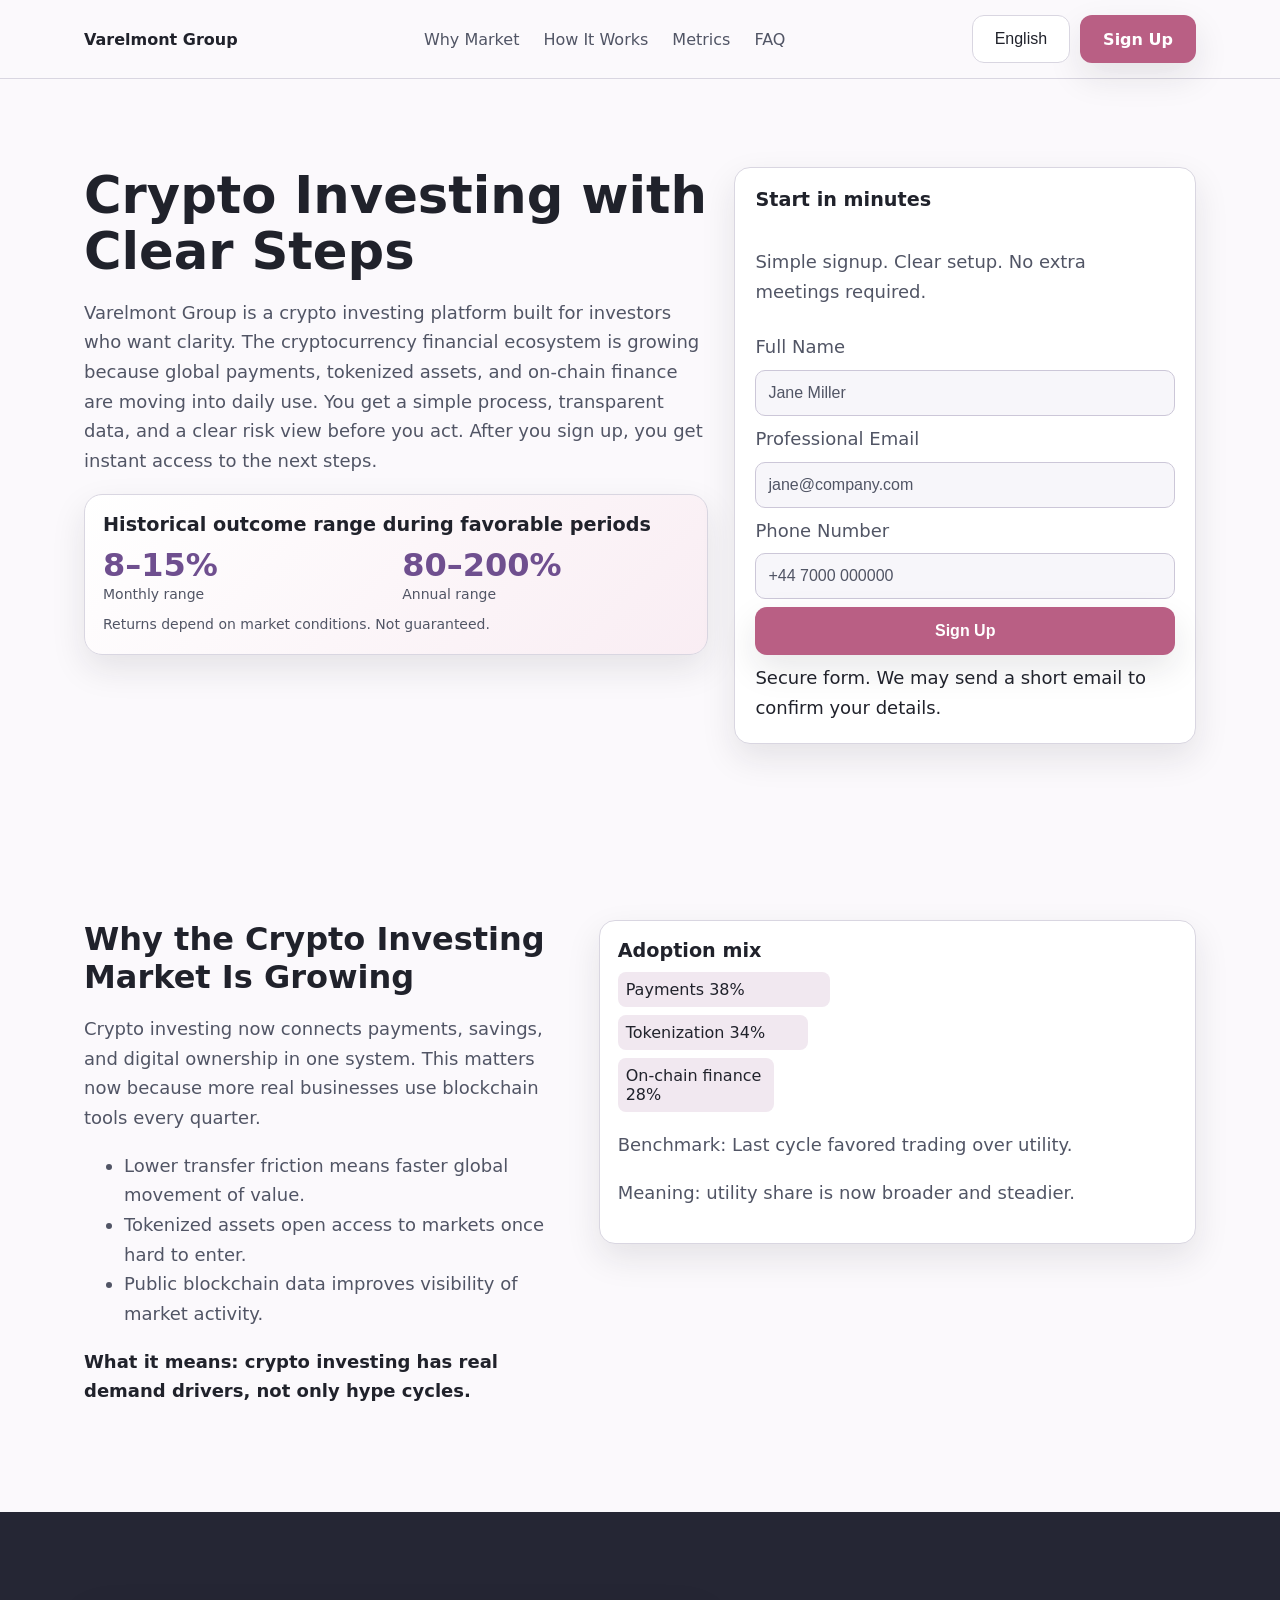
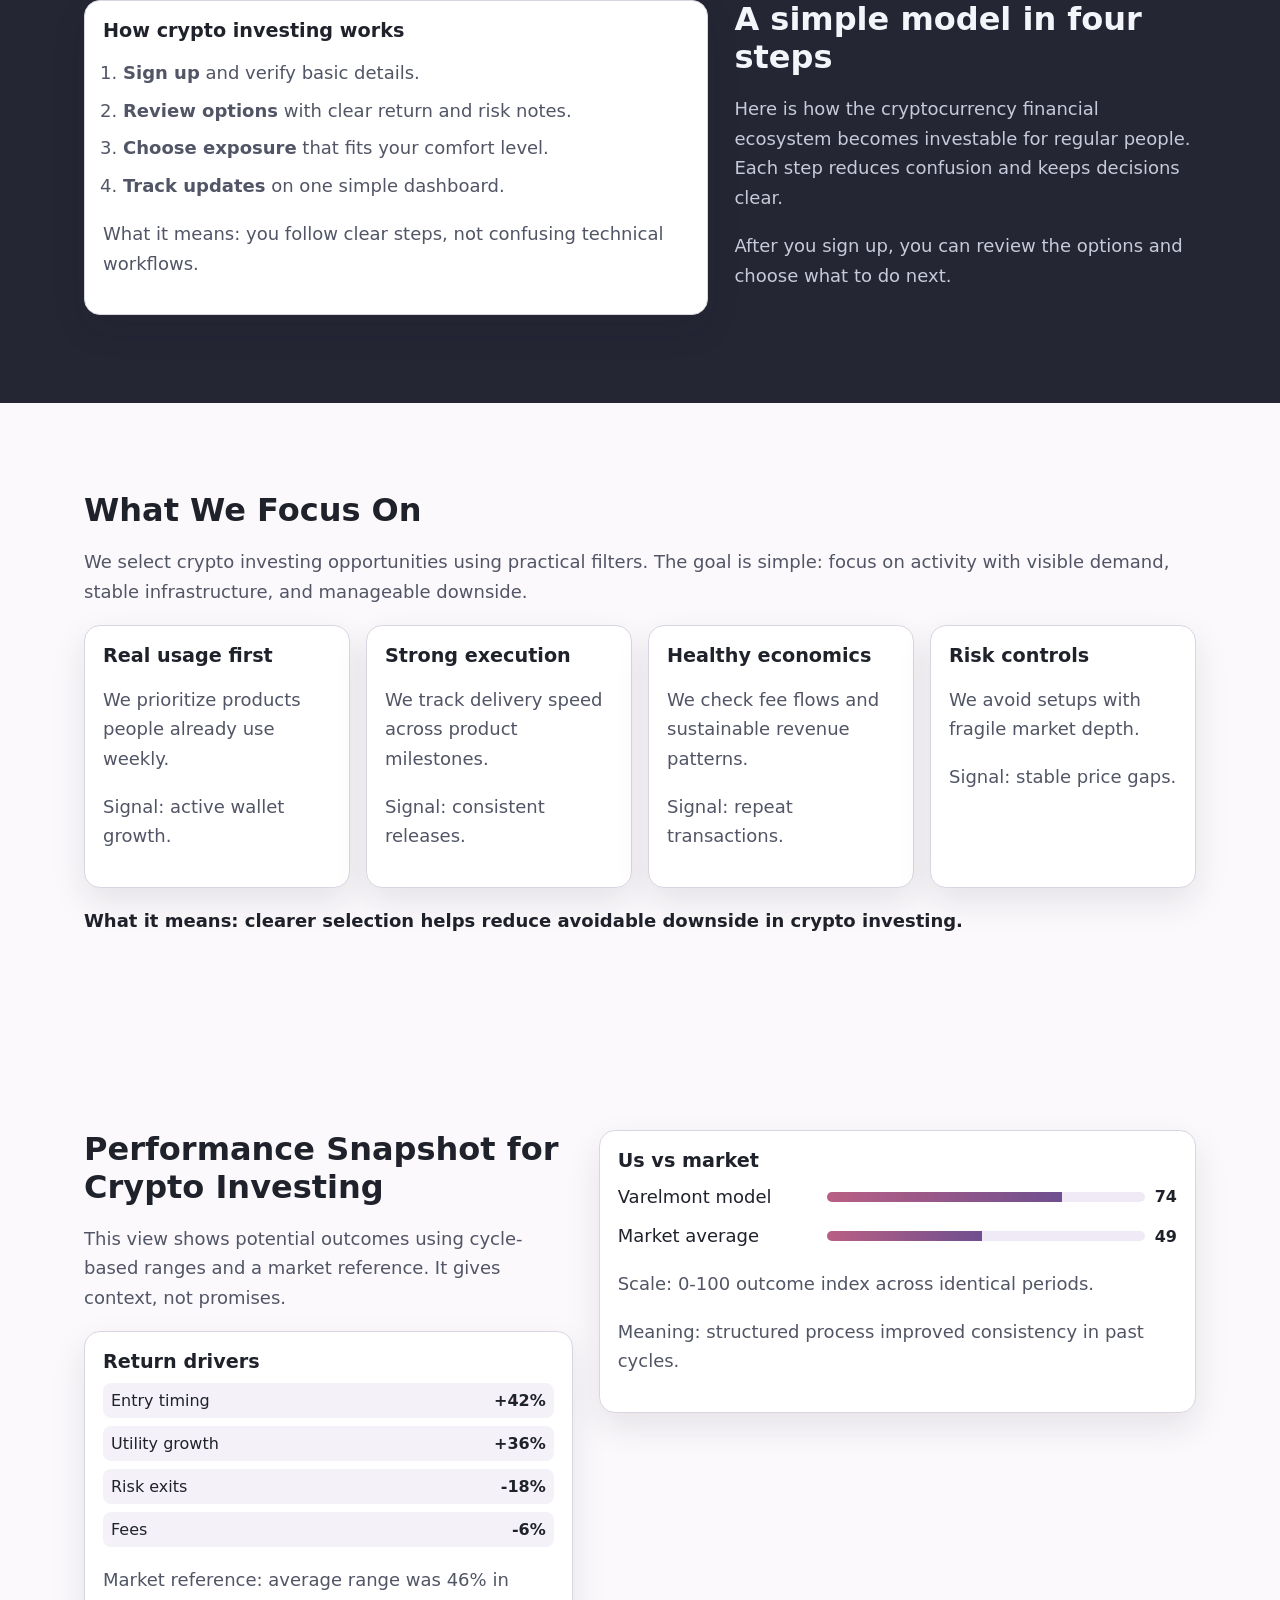
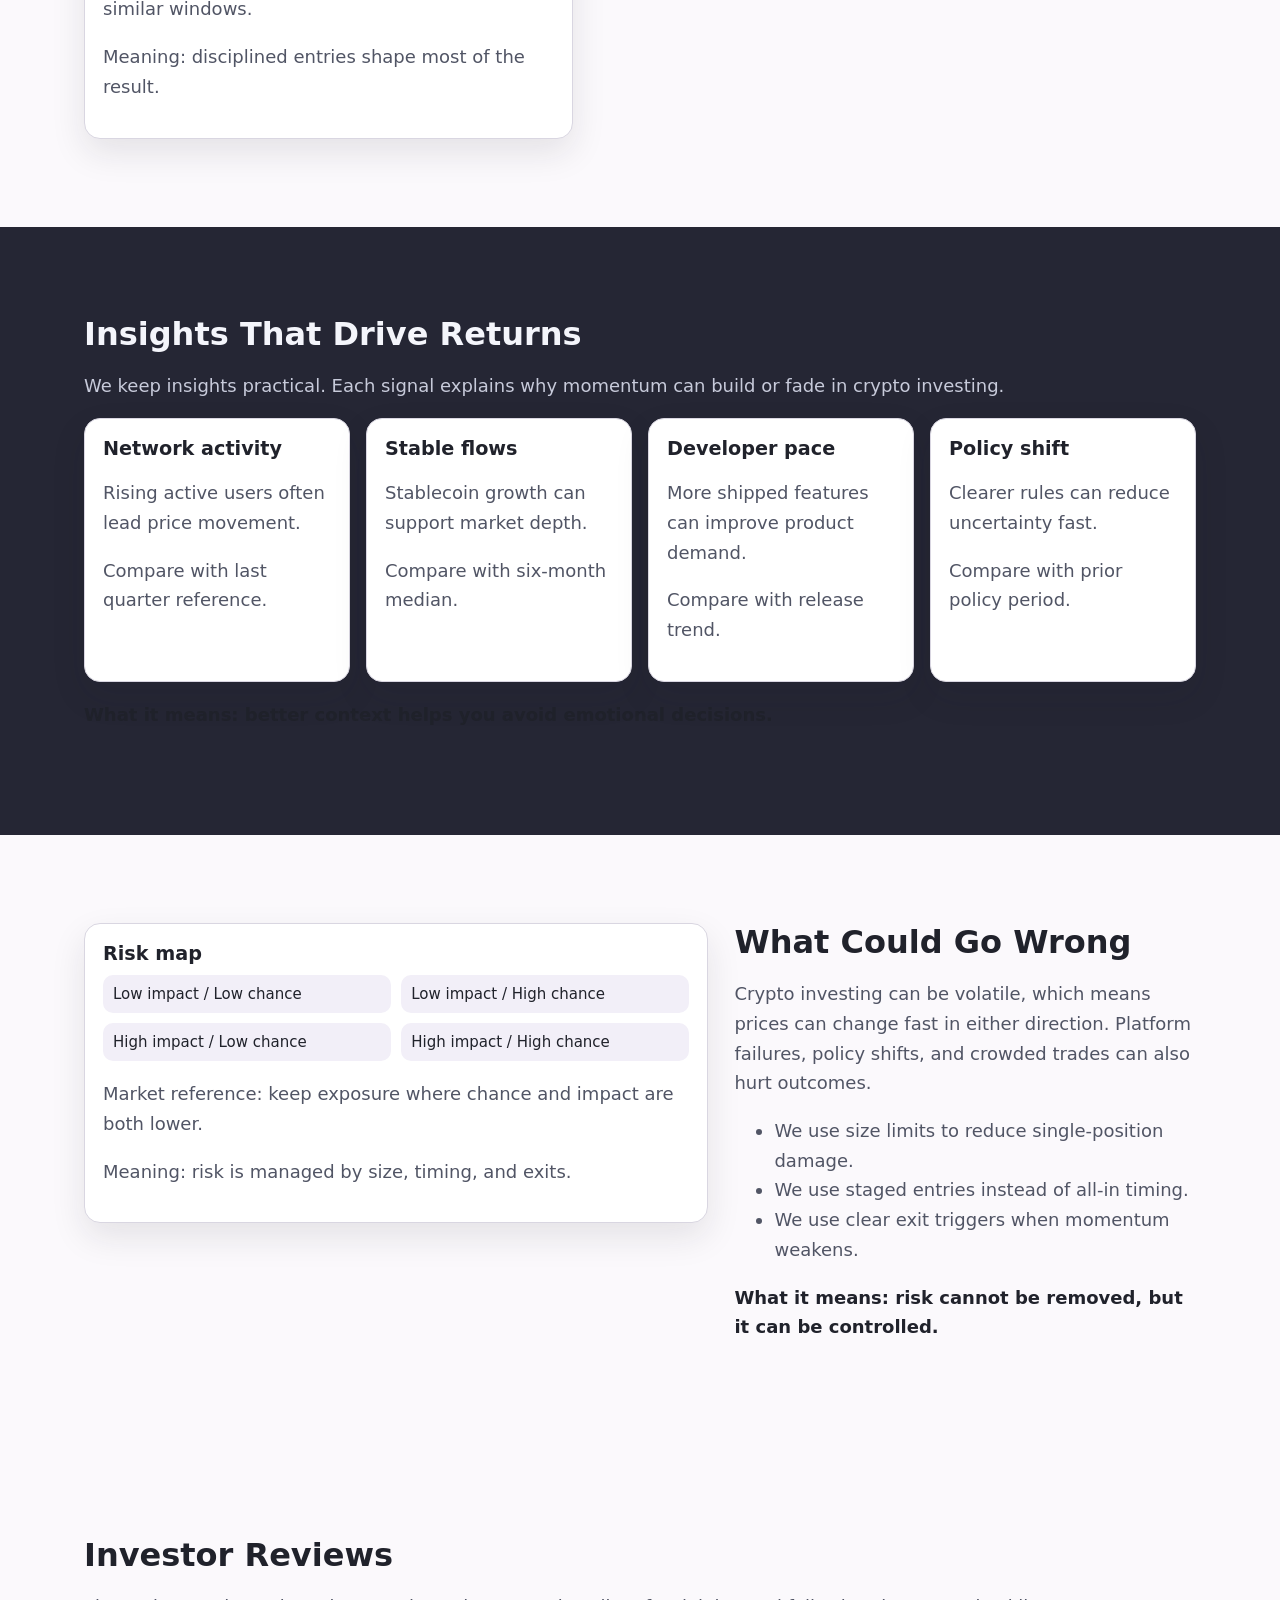
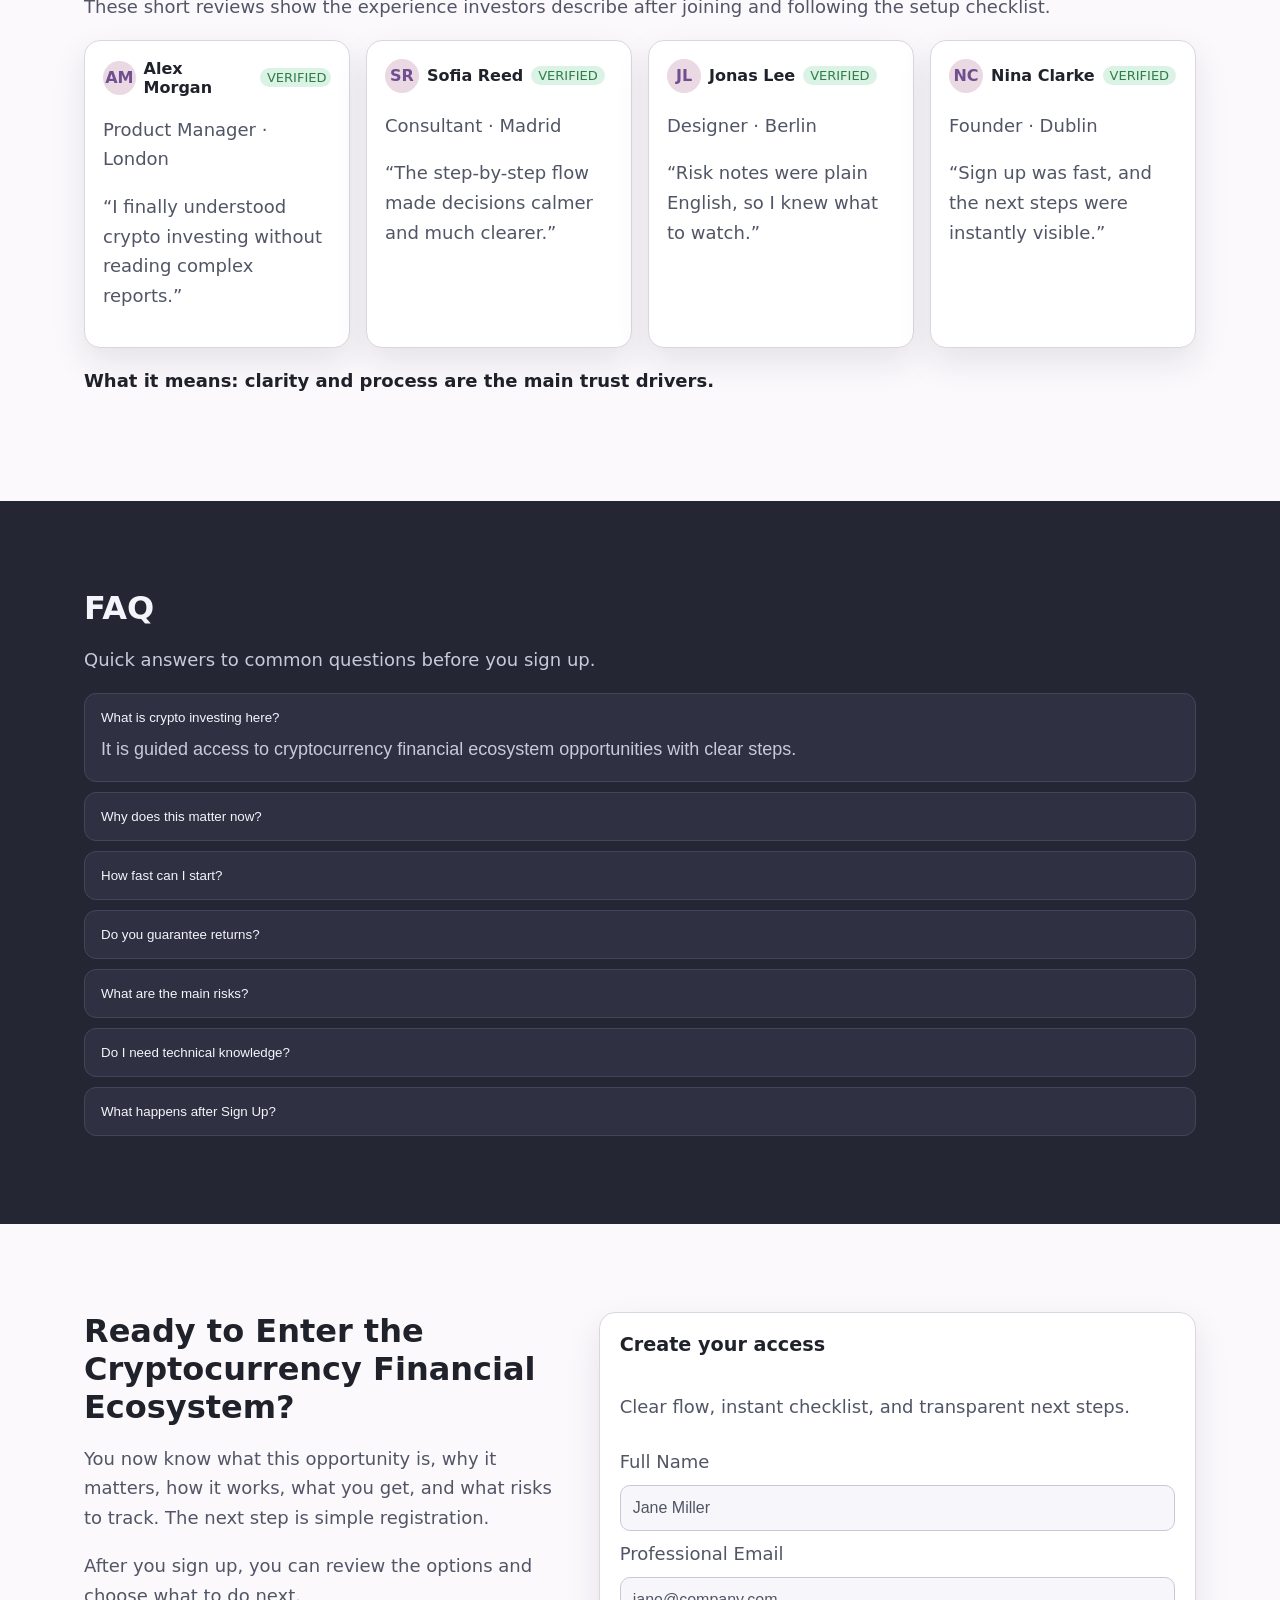
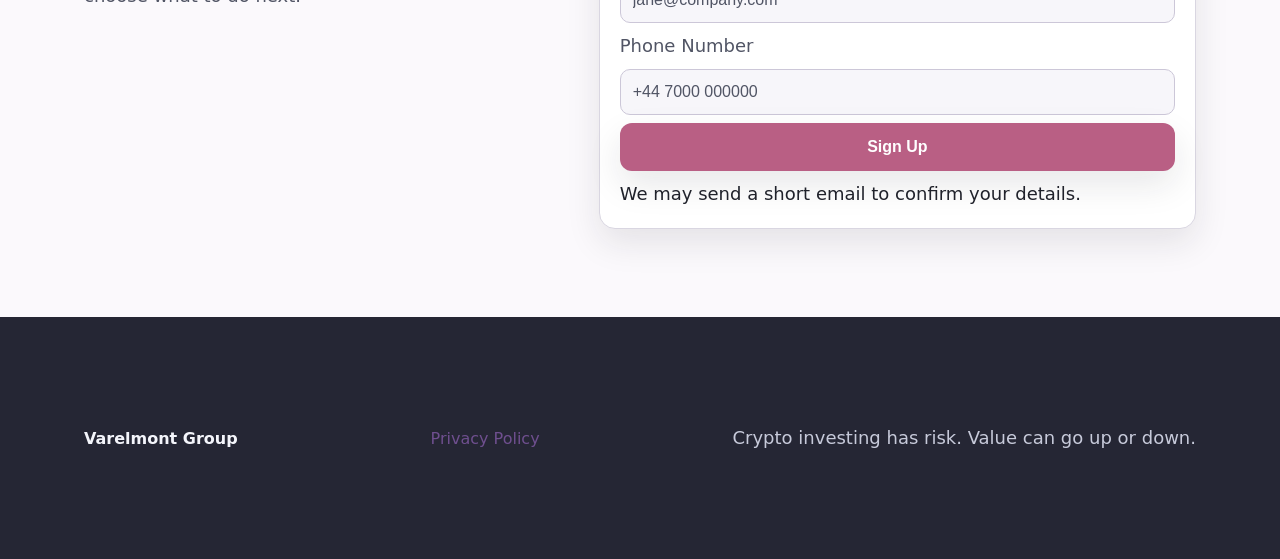
<file: index.html>
<!doctype html>
<html lang="en">
<head>
  <meta charset="utf-8">
  <meta name="viewport" content="width=device-width, initial-scale=1">
  <title>Varelmont Group | Crypto Investing Ecosystem | English</title>
  <meta name="description" content="Varelmont Group explains crypto investing in simple English with clear steps, risks, and transparent performance ranges.">
  <link rel="canonical" href="https://www.varelmontgroup.com/index.html">
  <link rel="alternate" hreflang="en" href="https://www.varelmontgroup.com/index.html">
  <link rel="alternate" hreflang="de" href="https://www.varelmontgroup.com/de/index.html">
  <link rel="alternate" hreflang="fr" href="https://www.varelmontgroup.com/fr/index.html">
  <link rel="alternate" hreflang="es" href="https://www.varelmontgroup.com/es/index.html">
  <link rel="alternate" hreflang="it" href="https://www.varelmontgroup.com/it/index.html">
  <link rel="alternate" hreflang="tr" href="https://www.varelmontgroup.com/tr/index.html">
  <link rel="alternate" hreflang="pt" href="https://www.varelmontgroup.com/pt/index.html">
  <link rel="alternate" hreflang="ja" href="https://www.varelmontgroup.com/jp/index.html">
  <link rel="alternate" hreflang="sk" href="https://www.varelmontgroup.com/sk/index.html">
  <link rel="alternate" hreflang="nl-BE" href="https://www.varelmontgroup.com/be/index.html">
  <link rel="alternate" hreflang="x-default" href="https://www.varelmontgroup.com/index.html">
  <meta property="og:title" content="Varelmont Group | Crypto Investing Ecosystem | English">
  <meta property="og:description" content="Varelmont Group explains crypto investing in simple English with clear steps, risks, and transparent performance ranges.">
  <meta property="og:type" content="website">
  <meta property="og:url" content="https://www.varelmontgroup.com/index.html">
  <meta property="og:image" content="https://www.varelmontgroup.com/assets/img/og.jpg">
  <meta name="twitter:card" content="summary_large_image">
  <meta name="twitter:title" content="Varelmont Group | Crypto Investing Ecosystem | English">
  <meta name="twitter:description" content="Varelmont Group explains crypto investing in simple English with clear steps, risks, and transparent performance ranges.">
  <link rel="stylesheet" href="assets/style.css">
</head>
<body>
<header class="site-header">
  <div class="container header-wrap">
    <a class="brand" href="index.html">Varelmont Group</a>
    <nav class="main-nav" aria-label="Main">
      <a href="#market">Why Market</a><a href="#model">How It Works</a><a href="#metrics">Metrics</a><a href="#faq">FAQ</a>
    </nav>
    <div class="header-actions">
      <div class="lang-switcher">
        <button class="lang-pill" aria-haspopup="true" aria-expanded="false">English</button>
        <div class="lang-menu" role="menu">
<a href="index.html"><svg viewBox="0 0 3 2" aria-hidden="true"><rect width="3" height="2" fill="#012169"/><path d="M0 0l3 2M3 0L0 2" stroke="#fff" stroke-width=".3"/><path d="M0 0l3 2M3 0L0 2" stroke="#c8102e" stroke-width=".16"/><path d="M1.5 0v2M0 1h3" stroke="#fff" stroke-width=".5"/><path d="M1.5 0v2M0 1h3" stroke="#c8102e" stroke-width=".3"/></svg>English</a>
<a href="de/index.html"><svg viewBox="0 0 3 2" aria-hidden="true"><rect width="3" height=".666" y="0" fill="#000"/><rect width="3" height=".666" y=".666" fill="#dd0000"/><rect width="3" height=".668" y="1.332" fill="#ffce00"/></svg>Deutsch</a>
<a href="fr/index.html"><svg viewBox="0 0 3 2" aria-hidden="true"><rect width="1" height="2" fill="#0055a4"/><rect width="1" height="2" x="1" fill="#fff"/><rect width="1" height="2" x="2" fill="#ef4135"/></svg>Français</a>
<a href="es/index.html"><svg viewBox="0 0 3 2" aria-hidden="true"><rect width="3" height="2" fill="#aa151b"/><rect width="3" height="1" y=".5" fill="#f1bf00"/></svg>Español</a>
<a href="it/index.html"><svg viewBox="0 0 3 2" aria-hidden="true"><rect width="1" height="2" fill="#009246"/><rect width="1" height="2" x="1" fill="#fff"/><rect width="1" height="2" x="2" fill="#ce2b37"/></svg>Italiano</a>
<a href="tr/index.html"><svg viewBox="0 0 3 2" aria-hidden="true"><rect width="3" height="2" fill="#e30a17"/><circle cx="1.2" cy="1" r=".45" fill="#fff"/><circle cx="1.3" cy="1" r=".36" fill="#e30a17"/></svg>Türkçe</a>
<a href="pt/index.html"><svg viewBox="0 0 3 2" aria-hidden="true"><rect width="1.2" height="2" fill="#006600"/><rect width="1.8" height="2" x="1.2" fill="#ff0000"/></svg>Português</a>
<a href="jp/index.html"><svg viewBox="0 0 3 2" aria-hidden="true"><rect width="3" height="2" fill="#fff"/><circle cx="1.5" cy="1" r=".5" fill="#bc002d"/></svg>日本語</a>
<a href="sk/index.html"><svg viewBox="0 0 3 2" aria-hidden="true"><rect width="3" height=".666" fill="#fff"/><rect width="3" height=".666" y=".666" fill="#0b4ea2"/><rect width="3" height=".668" y="1.332" fill="#ee1c25"/></svg>Slovak</a>
<a href="be/index.html"><svg viewBox="0 0 3 2" aria-hidden="true"><rect width="1" height="2" fill="#000"/><rect width="1" height="2" x="1" fill="#ffd90c"/><rect width="1" height="2" x="2" fill="#ef3340"/></svg>Nederlands (BE)</a>
</div>
      </div>
      <a class="btn btn-primary" href="#signup">Sign Up</a>
      <button class="burger" aria-label="Open menu" aria-expanded="false" aria-controls="mobileDrawer"><span></span><span></span><span></span></button>
    </div>
  </div>
</header>
<div id="mobileDrawer" class="drawer" aria-hidden="true">
  <div class="drawer-panel">
    <button class="drawer-close" aria-label="Close menu">×</button>
    <nav class="drawer-nav"><a href="#market">Why Market</a><a href="#model">How It Works</a><a href="#metrics">Metrics</a><a href="#faq">FAQ</a></nav>
    <div class="lang-switcher mobile-only"><button class="lang-pill" aria-haspopup="true" aria-expanded="false">English</button><div class="lang-menu" role="menu">
<a href="index.html"><svg viewBox="0 0 3 2" aria-hidden="true"><rect width="3" height="2" fill="#012169"/><path d="M0 0l3 2M3 0L0 2" stroke="#fff" stroke-width=".3"/><path d="M0 0l3 2M3 0L0 2" stroke="#c8102e" stroke-width=".16"/><path d="M1.5 0v2M0 1h3" stroke="#fff" stroke-width=".5"/><path d="M1.5 0v2M0 1h3" stroke="#c8102e" stroke-width=".3"/></svg>English</a>
<a href="de/index.html"><svg viewBox="0 0 3 2" aria-hidden="true"><rect width="3" height=".666" y="0" fill="#000"/><rect width="3" height=".666" y=".666" fill="#dd0000"/><rect width="3" height=".668" y="1.332" fill="#ffce00"/></svg>Deutsch</a>
<a href="fr/index.html"><svg viewBox="0 0 3 2" aria-hidden="true"><rect width="1" height="2" fill="#0055a4"/><rect width="1" height="2" x="1" fill="#fff"/><rect width="1" height="2" x="2" fill="#ef4135"/></svg>Français</a>
<a href="es/index.html"><svg viewBox="0 0 3 2" aria-hidden="true"><rect width="3" height="2" fill="#aa151b"/><rect width="3" height="1" y=".5" fill="#f1bf00"/></svg>Español</a>
<a href="it/index.html"><svg viewBox="0 0 3 2" aria-hidden="true"><rect width="1" height="2" fill="#009246"/><rect width="1" height="2" x="1" fill="#fff"/><rect width="1" height="2" x="2" fill="#ce2b37"/></svg>Italiano</a>
<a href="tr/index.html"><svg viewBox="0 0 3 2" aria-hidden="true"><rect width="3" height="2" fill="#e30a17"/><circle cx="1.2" cy="1" r=".45" fill="#fff"/><circle cx="1.3" cy="1" r=".36" fill="#e30a17"/></svg>Türkçe</a>
<a href="pt/index.html"><svg viewBox="0 0 3 2" aria-hidden="true"><rect width="1.2" height="2" fill="#006600"/><rect width="1.8" height="2" x="1.2" fill="#ff0000"/></svg>Português</a>
<a href="jp/index.html"><svg viewBox="0 0 3 2" aria-hidden="true"><rect width="3" height="2" fill="#fff"/><circle cx="1.5" cy="1" r=".5" fill="#bc002d"/></svg>日本語</a>
<a href="sk/index.html"><svg viewBox="0 0 3 2" aria-hidden="true"><rect width="3" height=".666" fill="#fff"/><rect width="3" height=".666" y=".666" fill="#0b4ea2"/><rect width="3" height=".668" y="1.332" fill="#ee1c25"/></svg>Slovak</a>
<a href="be/index.html"><svg viewBox="0 0 3 2" aria-hidden="true"><rect width="1" height="2" fill="#000"/><rect width="1" height="2" x="1" fill="#ffd90c"/><rect width="1" height="2" x="2" fill="#ef3340"/></svg>Nederlands (BE)</a>
</div></div>
    <a class="btn btn-primary" href="#signup">Sign Up</a>
  </div>
</div>
<main>
<section class="section light hero" id="top">
  <div class="container hero-grid">
    <div>
      <h1>Crypto Investing with Clear Steps</h1>
      <p>Varelmont Group is a crypto investing platform built for investors who want clarity. The cryptocurrency financial ecosystem is growing because global payments, tokenized assets, and on-chain finance are moving into daily use. You get a simple process, transparent data, and a clear risk view before you act. After you sign up, you get instant access to the next steps.</p>
      <div class="performance-panel">
        <h3>Historical outcome range during favorable periods</h3>
        <div class="perf-split"><div><strong>8–15%</strong><span>Monthly range</span></div><div><strong>80–200%</strong><span>Annual range</span></div></div>
        <p class="micro">Returns depend on market conditions. Not guaranteed.</p>
      </div>
    </div>
    <form class="form-card" id="signup" aria-label="Hero sign up form">
      <h3 class="form-title">Start in minutes</h3><p class="form-sub">Simple signup. Clear setup. No extra meetings required.</p>
      <label for="name1">Full Name</label><input id="name1" name="name" placeholder="Jane Miller" required>
      <label for="email1">Professional Email</label><input id="email1" type="email" name="email" placeholder="jane@company.com" required>
      <label for="phone1">Phone Number</label><input id="phone1" name="phone" placeholder="+44 7000 000000" required>
      <button class="btn btn-primary" type="submit">Sign Up</button><small>Secure form. We may send a short email to confirm your details.</small>
    </form>
  </div>
</section>
<section class="section light" id="market"><div class="container split alt"><div><h2>Why the Crypto Investing Market Is Growing</h2><p>Crypto investing now connects payments, savings, and digital ownership in one system. This matters now because more real businesses use blockchain tools every quarter.</p><ul><li>Lower transfer friction means faster global movement of value.</li><li>Tokenized assets open access to markets once hard to enter.</li><li>Public blockchain data improves visibility of market activity.</li></ul><p class="meaning">What it means: crypto investing has real demand drivers, not only hype cycles.</p></div><div class="card visual"><h3>Adoption mix</h3><div class="stack"><span style="width:38%">Payments 38%</span><span style="width:34%">Tokenization 34%</span><span style="width:28%">On-chain finance 28%</span></div><p>Benchmark: Last cycle favored trading over utility.</p><p class="muted">Meaning: utility share is now broader and steadier.</p></div></div></section>
<section class="section dark" id="model"><div class="container split"><div class="card flow"><h3>How crypto investing works</h3><ol><li><b>Sign up</b> and verify basic details.</li><li><b>Review options</b> with clear return and risk notes.</li><li><b>Choose exposure</b> that fits your comfort level.</li><li><b>Track updates</b> on one simple dashboard.</li></ol><p class="muted">What it means: you follow clear steps, not confusing technical workflows.</p></div><div><h2>A simple model in four steps</h2><p>Here is how the cryptocurrency financial ecosystem becomes investable for regular people. Each step reduces confusion and keeps decisions clear.</p><p>After you sign up, you can review the options and choose what to do next.</p></div></div></section>
<section class="section light" id="focus"><div class="container"><h2>What We Focus On</h2><p>We select crypto investing opportunities using practical filters. The goal is simple: focus on activity with visible demand, stable infrastructure, and manageable downside.</p><div class="grid-4"><article class="card"><h3>Real usage first</h3><p>We prioritize products people already use weekly.</p><p class="muted">Signal: active wallet growth.</p></article><article class="card"><h3>Strong execution</h3><p>We track delivery speed across product milestones.</p><p class="muted">Signal: consistent releases.</p></article><article class="card"><h3>Healthy economics</h3><p>We check fee flows and sustainable revenue patterns.</p><p class="muted">Signal: repeat transactions.</p></article><article class="card"><h3>Risk controls</h3><p>We avoid setups with fragile market depth.</p><p class="muted">Signal: stable price gaps.</p></article></div><p class="meaning">What it means: clearer selection helps reduce avoidable downside in crypto investing.</p></div></section>
<section class="section light" id="metrics"><div class="container split alt"><div><h2>Performance Snapshot for Crypto Investing</h2><p>This view shows potential outcomes using cycle-based ranges and a market reference. It gives context, not promises.</p><div class="card waterfall"><h3>Return drivers</h3><div class="wf"><div><span>Entry timing</span><b>+42%</b></div><div><span>Utility growth</span><b>+36%</b></div><div><span>Risk exits</span><b>-18%</b></div><div><span>Fees</span><b>-6%</b></div></div><p>Market reference: average range was 46% in similar windows.</p><p class="muted">Meaning: disciplined entries shape most of the result.</p></div></div><div class="card compare"><h3>Us vs market</h3><div class="bars"><div><label>Varelmont model</label><span><i style="width:74%"></i></span><b>74</b></div><div><label>Market average</label><span><i style="width:49%"></i></span><b>49</b></div></div><p>Scale: 0-100 outcome index across identical periods.</p><p class="muted">Meaning: structured process improved consistency in past cycles.</p></div></div></section>
<section class="section dark" id="insights"><div class="container"><h2>Insights That Drive Returns</h2><p>We keep insights practical. Each signal explains why momentum can build or fade in crypto investing.</p><div class="grid-4 insights"><article class="card"><h3>Network activity</h3><p>Rising active users often lead price movement.</p><p class="muted">Compare with last quarter reference.</p></article><article class="card"><h3>Stable flows</h3><p>Stablecoin growth can support market depth.</p><p class="muted">Compare with six-month median.</p></article><article class="card"><h3>Developer pace</h3><p>More shipped features can improve product demand.</p><p class="muted">Compare with release trend.</p></article><article class="card"><h3>Policy shift</h3><p>Clearer rules can reduce uncertainty fast.</p><p class="muted">Compare with prior policy period.</p></article></div><p class="meaning">What it means: better context helps you avoid emotional decisions.</p></div></section>
<section class="section light" id="risk"><div class="container split"><div class="card matrix"><h3>Risk map</h3><div class="mx"><span>Low impact / Low chance</span><span>Low impact / High chance</span><span>High impact / Low chance</span><span>High impact / High chance</span></div><p>Market reference: keep exposure where chance and impact are both lower.</p><p class="muted">Meaning: risk is managed by size, timing, and exits.</p></div><div><h2>What Could Go Wrong</h2><p>Crypto investing can be volatile, which means prices can change fast in either direction. Platform failures, policy shifts, and crowded trades can also hurt outcomes.</p><ul><li>We use size limits to reduce single-position damage.</li><li>We use staged entries instead of all-in timing.</li><li>We use clear exit triggers when momentum weakens.</li></ul><p class="meaning">What it means: risk cannot be removed, but it can be controlled.</p></div></div></section>
<section class="section light" id="reviews"><div class="container"><h2>Investor Reviews</h2><p>These short reviews show the experience investors describe after joining and following the setup checklist.</p><div class="grid-4 reviews"><article class="card"><div class="review-head"><span class="avatar">AM</span><strong>Alex Morgan</strong><em>VERIFIED</em></div><p class="muted">Product Manager · London</p><p>“I finally understood crypto investing without reading complex reports.”</p></article><article class="card"><div class="review-head"><span class="avatar">SR</span><strong>Sofia Reed</strong><em>VERIFIED</em></div><p class="muted">Consultant · Madrid</p><p>“The step-by-step flow made decisions calmer and much clearer.”</p></article><article class="card"><div class="review-head"><span class="avatar">JL</span><strong>Jonas Lee</strong><em>VERIFIED</em></div><p class="muted">Designer · Berlin</p><p>“Risk notes were plain English, so I knew what to watch.”</p></article><article class="card"><div class="review-head"><span class="avatar">NC</span><strong>Nina Clarke</strong><em>VERIFIED</em></div><p class="muted">Founder · Dublin</p><p>“Sign up was fast, and the next steps were instantly visible.”</p></article></div><p class="meaning">What it means: clarity and process are the main trust drivers.</p></div></section>
<section class="section dark" id="faq"><div class="container"><h2>FAQ</h2><p>Quick answers to common questions before you sign up.</p><div class="faq-list">
<button class="faq-item" aria-expanded="true"><span>What is crypto investing here?</span><p>It is guided access to cryptocurrency financial ecosystem opportunities with clear steps.</p></button>
<button class="faq-item" aria-expanded="false"><span>Why does this matter now?</span><p>Adoption is growing across payments, tokenization, and digital finance products.</p></button>
<button class="faq-item" aria-expanded="false"><span>How fast can I start?</span><p>You can start right after sign up and review setup items instantly.</p></button>
<button class="faq-item" aria-expanded="false"><span>Do you guarantee returns?</span><p>No. Returns depend on market conditions and are never guaranteed.</p></button>
<button class="faq-item" aria-expanded="false"><span>What are the main risks?</span><p>Volatility, policy changes, and timing errors can affect outcomes.</p></button>
<button class="faq-item" aria-expanded="false"><span>Do I need technical knowledge?</span><p>No. Explanations use simple language and practical examples.</p></button>
<button class="faq-item" aria-expanded="false"><span>What happens after Sign Up?</span><p>After you sign up, you will see a clear setup checklist.</p></button>
</div></div></section>
<section class="section light" id="final"><div class="container split alt"><div><h2>Ready to Enter the Cryptocurrency Financial Ecosystem?</h2><p>You now know what this opportunity is, why it matters, how it works, what you get, and what risks to track. The next step is simple registration.</p><p>After you sign up, you can review the options and choose what to do next.</p></div><form class="form-card" aria-label="Final sign up form"><h3 class="form-title">Create your access</h3><p class="form-sub">Clear flow, instant checklist, and transparent next steps.</p><label for="name2">Full Name</label><input id="name2" name="name" placeholder="Jane Miller" required><label for="email2">Professional Email</label><input id="email2" type="email" name="email" placeholder="jane@company.com" required><label for="phone2">Phone Number</label><input id="phone2" name="phone" placeholder="+44 7000 000000" required><button class="btn btn-primary" type="submit">Sign Up</button><small>We may send a short email to confirm your details.</small></form></div></section>
</main>
<footer class="site-footer section dark"><div class="container footer-wrap"><strong>Varelmont Group</strong><a href="#" id="privacyOpen">Privacy Policy</a><p>Crypto investing has risk. Value can go up or down.</p></div></footer>
<div class="modal" id="privacyModal" aria-hidden="true" role="dialog" aria-labelledby="privacyTitle"><div class="modal-card"><button class="modal-x" aria-label="Close privacy">×</button><h3 id="privacyTitle">Privacy Policy</h3><div class="modal-content"><h4>Introduction</h4><p>We explain how we collect and use your data in clear language.</p><h4>Data collection</h4><p>We collect name, email, phone, and basic device data.</p><h4>Legal basis</h4><p>We process data to provide access and meet legal obligations.</p><h4>Cookies</h4><p>Cookies help site performance and remember your settings.</p><h4>Retention</h4><p>We keep data only as long as needed for service and law.</p><h4>Third-party sharing</h4><p>Trusted providers process data for hosting, email, and analytics.</p><h4>Security</h4><p>We use encryption, restricted access, and monitoring controls.</p><h4>User rights</h4><p>You can request access, correction, deletion, or export of data.</p><h4>International transfers</h4><p>Data may be processed across regions with contractual safeguards.</p><h4>Industry risk disclosure</h4><p>Digital asset markets are volatile and outcomes are not guaranteed.</p><h4>Contact</h4><p>Email: privacy@varelmontgroup.com</p></div><div class="modal-footer"><button class="btn btn-ghost" id="privacyClose">Close</button></div></div></div>
<script type="application/ld+json">{"@context":"https://schema.org","@graph":[{"@type":"Organization","name":"Varelmont Group","url":"https://www.varelmontgroup.com"},{"@type":"WebSite","name":"Varelmont Group","url":"https://www.varelmontgroup.com"},{"@type":"FAQPage","mainEntity":[{"@type":"Question","name":"What is crypto investing here?","acceptedAnswer":{"@type":"Answer","text":"It is guided access to cryptocurrency financial ecosystem opportunities with clear steps."}}]},{"@type":"Review","author":{"@type":"Person","name":"Alex Morgan"},"reviewBody":"I finally understood crypto investing without reading complex reports.","reviewRating":{"@type":"Rating","ratingValue":"5"}}]}</script>
<script src="assets/app.js" defer></script>
</body></html>
</file>
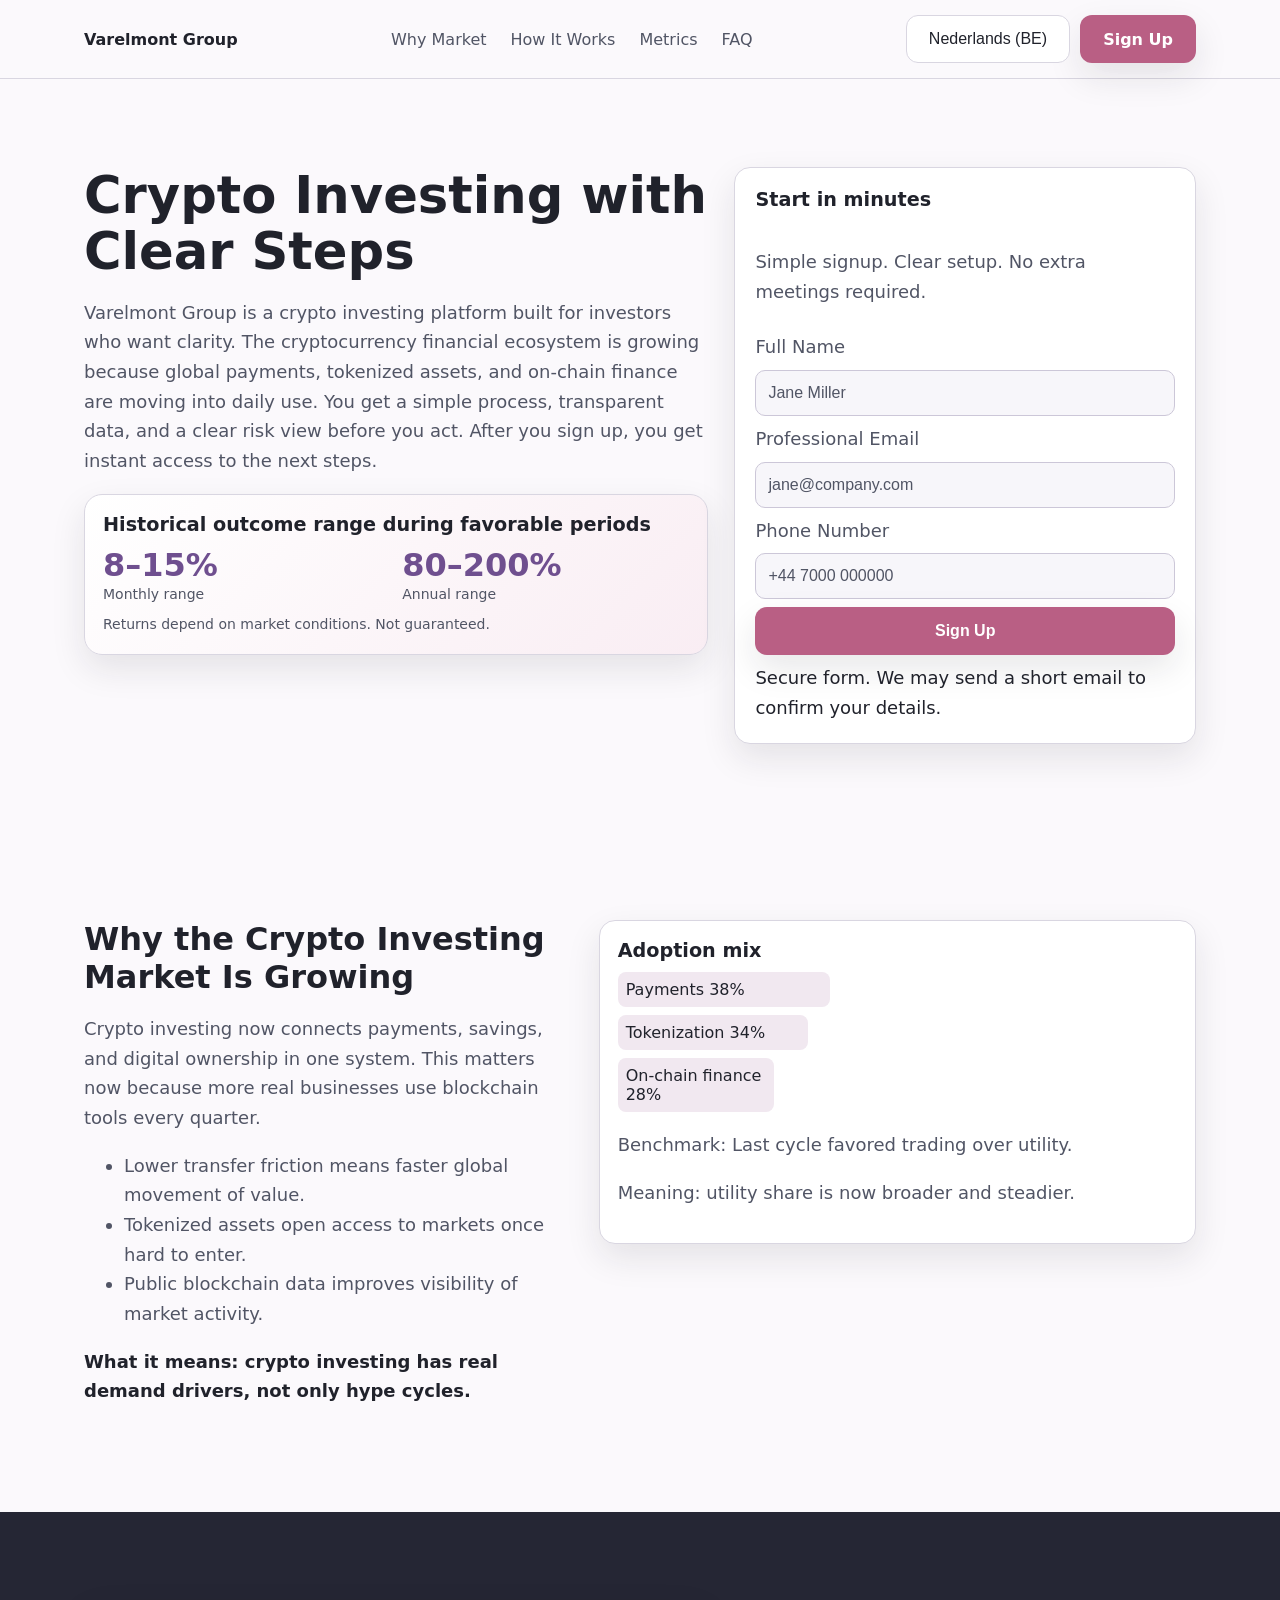
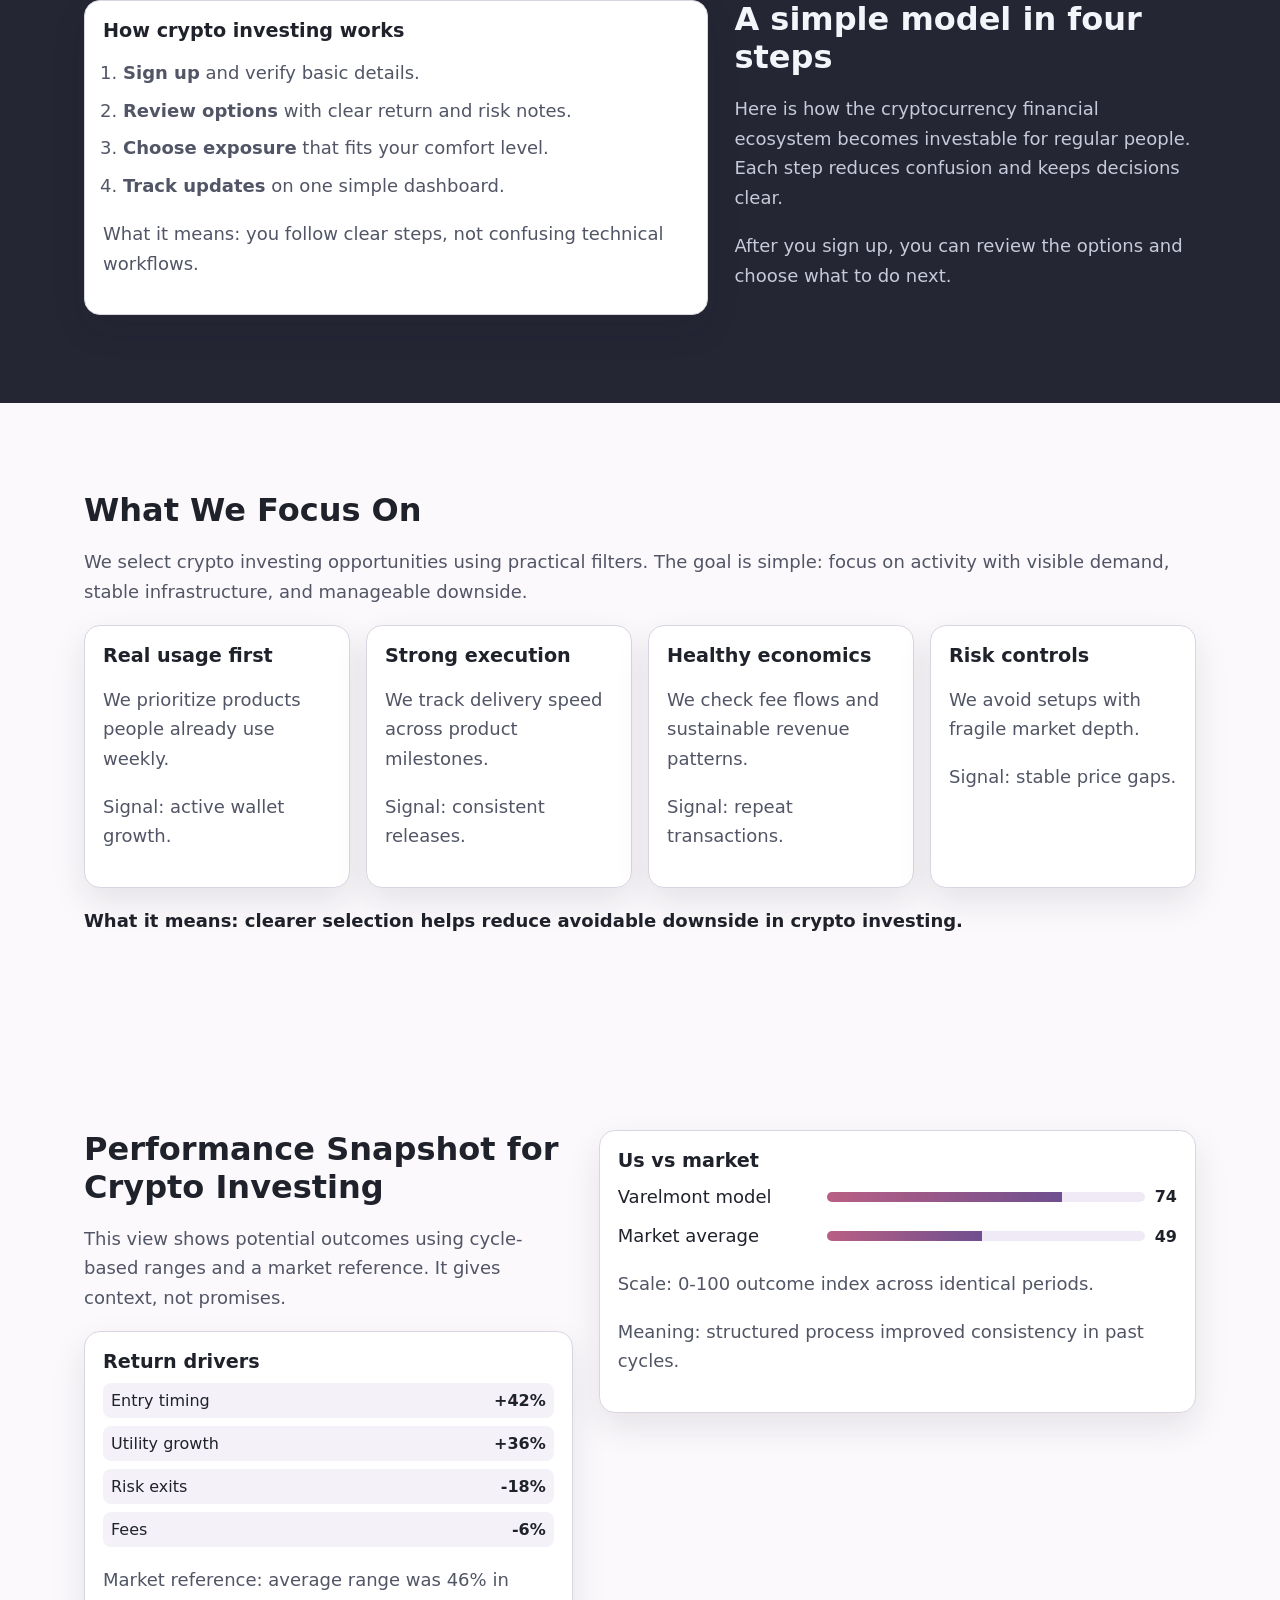
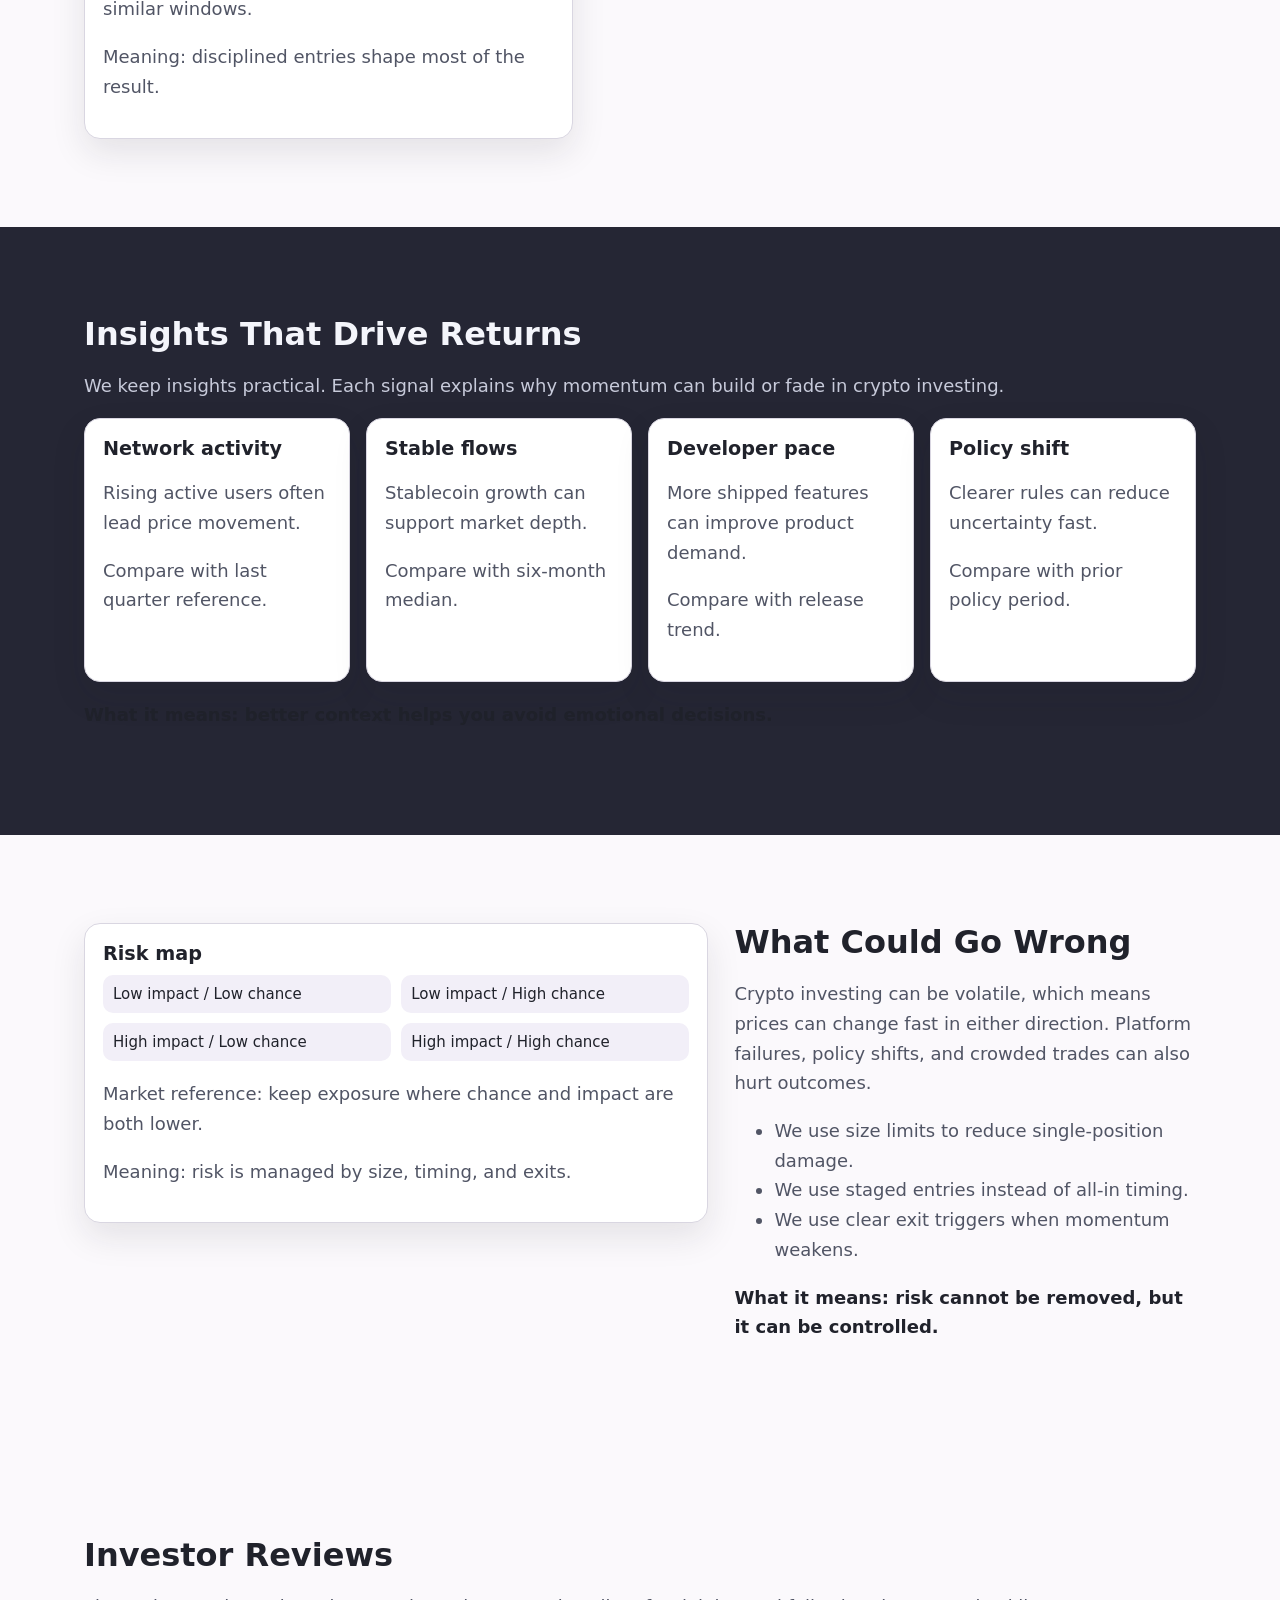
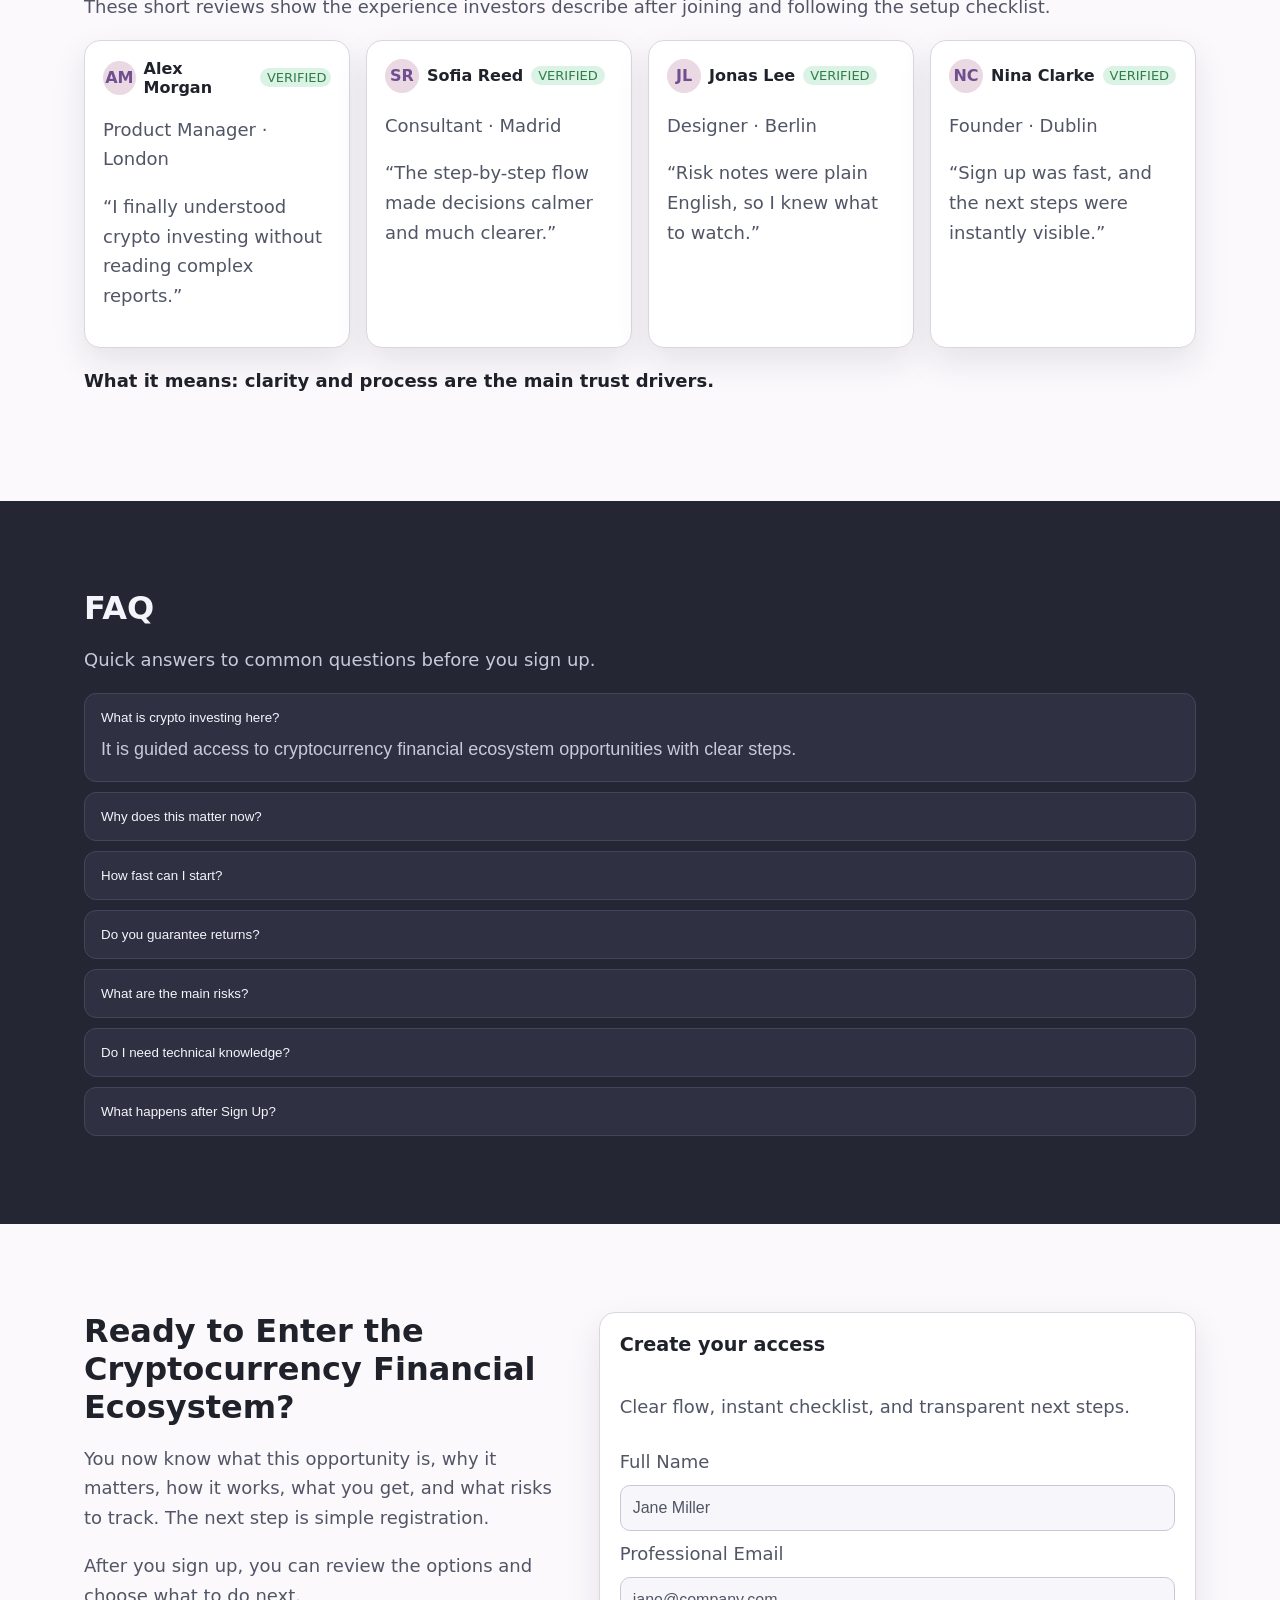
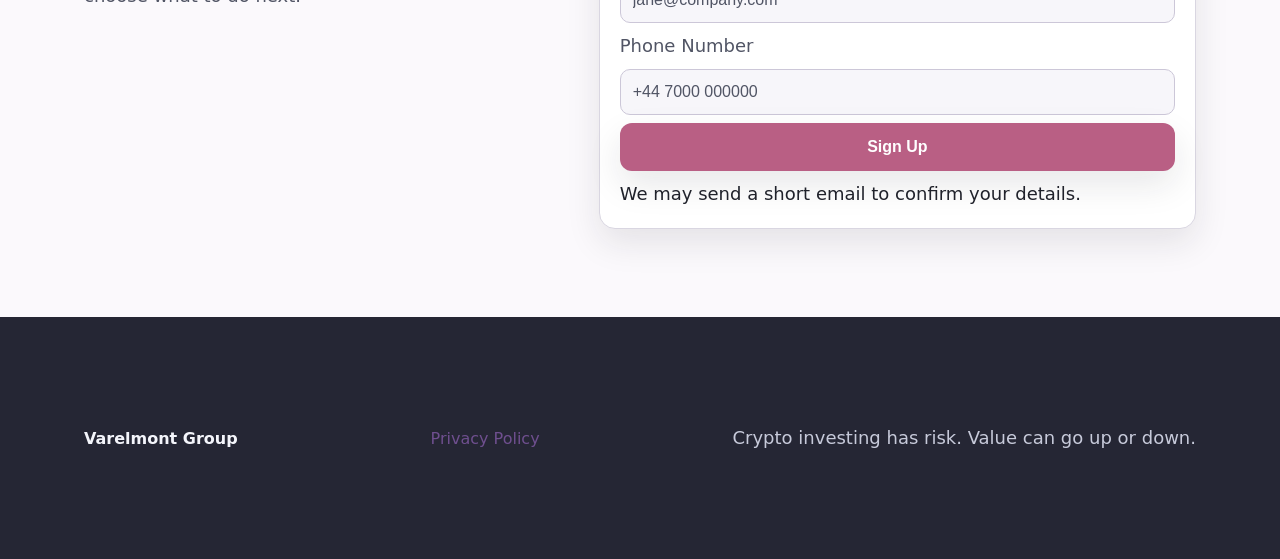
<file: be/index.html>
<!doctype html>
<html lang="en">
<head>
  <meta charset="utf-8">
  <meta name="viewport" content="width=device-width, initial-scale=1">
  <title>Varelmont Group | Crypto Investing Ecosystem | Nederlands (BE)</title>
  <meta name="description" content="Varelmont Group explains crypto investing in simple English with clear steps, risks, and transparent performance ranges.">
  <link rel="canonical" href="https://www.varelmontgroup.com/be/index.html">
  <link rel="alternate" hreflang="en" href="https://www.varelmontgroup.com/index.html">
  <link rel="alternate" hreflang="de" href="https://www.varelmontgroup.com/de/index.html">
  <link rel="alternate" hreflang="fr" href="https://www.varelmontgroup.com/fr/index.html">
  <link rel="alternate" hreflang="es" href="https://www.varelmontgroup.com/es/index.html">
  <link rel="alternate" hreflang="it" href="https://www.varelmontgroup.com/it/index.html">
  <link rel="alternate" hreflang="tr" href="https://www.varelmontgroup.com/tr/index.html">
  <link rel="alternate" hreflang="pt" href="https://www.varelmontgroup.com/pt/index.html">
  <link rel="alternate" hreflang="ja" href="https://www.varelmontgroup.com/jp/index.html">
  <link rel="alternate" hreflang="sk" href="https://www.varelmontgroup.com/sk/index.html">
  <link rel="alternate" hreflang="nl-BE" href="https://www.varelmontgroup.com/be/index.html">
  <link rel="alternate" hreflang="x-default" href="https://www.varelmontgroup.com/index.html">
  <meta property="og:title" content="Varelmont Group | Crypto Investing Ecosystem | Nederlands (BE)">
  <meta property="og:description" content="Varelmont Group explains crypto investing in simple English with clear steps, risks, and transparent performance ranges.">
  <meta property="og:type" content="website">
  <meta property="og:url" content="https://www.varelmontgroup.com/be/index.html">
  <meta property="og:image" content="https://www.varelmontgroup.com/assets/img/og.jpg">
  <meta name="twitter:card" content="summary_large_image">
  <meta name="twitter:title" content="Varelmont Group | Crypto Investing Ecosystem | Nederlands (BE)">
  <meta name="twitter:description" content="Varelmont Group explains crypto investing in simple English with clear steps, risks, and transparent performance ranges.">
  <link rel="stylesheet" href="../assets/style.css">
</head>
<body>
<header class="site-header">
  <div class="container header-wrap">
    <a class="brand" href="../index.html">Varelmont Group</a>
    <nav class="main-nav" aria-label="Main">
      <a href="#market">Why Market</a><a href="#model">How It Works</a><a href="#metrics">Metrics</a><a href="#faq">FAQ</a>
    </nav>
    <div class="header-actions">
      <div class="lang-switcher">
        <button class="lang-pill" aria-haspopup="true" aria-expanded="false">Nederlands (BE)</button>
        <div class="lang-menu" role="menu">
<a href="../index.html"><svg viewBox="0 0 3 2" aria-hidden="true"><rect width="3" height="2" fill="#012169"/><path d="M0 0l3 2M3 0L0 2" stroke="#fff" stroke-width=".3"/><path d="M0 0l3 2M3 0L0 2" stroke="#c8102e" stroke-width=".16"/><path d="M1.5 0v2M0 1h3" stroke="#fff" stroke-width=".5"/><path d="M1.5 0v2M0 1h3" stroke="#c8102e" stroke-width=".3"/></svg>English</a>
<a href="../de/index.html"><svg viewBox="0 0 3 2" aria-hidden="true"><rect width="3" height=".666" y="0" fill="#000"/><rect width="3" height=".666" y=".666" fill="#dd0000"/><rect width="3" height=".668" y="1.332" fill="#ffce00"/></svg>Deutsch</a>
<a href="../fr/index.html"><svg viewBox="0 0 3 2" aria-hidden="true"><rect width="1" height="2" fill="#0055a4"/><rect width="1" height="2" x="1" fill="#fff"/><rect width="1" height="2" x="2" fill="#ef4135"/></svg>Français</a>
<a href="../es/index.html"><svg viewBox="0 0 3 2" aria-hidden="true"><rect width="3" height="2" fill="#aa151b"/><rect width="3" height="1" y=".5" fill="#f1bf00"/></svg>Español</a>
<a href="../it/index.html"><svg viewBox="0 0 3 2" aria-hidden="true"><rect width="1" height="2" fill="#009246"/><rect width="1" height="2" x="1" fill="#fff"/><rect width="1" height="2" x="2" fill="#ce2b37"/></svg>Italiano</a>
<a href="../tr/index.html"><svg viewBox="0 0 3 2" aria-hidden="true"><rect width="3" height="2" fill="#e30a17"/><circle cx="1.2" cy="1" r=".45" fill="#fff"/><circle cx="1.3" cy="1" r=".36" fill="#e30a17"/></svg>Türkçe</a>
<a href="../pt/index.html"><svg viewBox="0 0 3 2" aria-hidden="true"><rect width="1.2" height="2" fill="#006600"/><rect width="1.8" height="2" x="1.2" fill="#ff0000"/></svg>Português</a>
<a href="../jp/index.html"><svg viewBox="0 0 3 2" aria-hidden="true"><rect width="3" height="2" fill="#fff"/><circle cx="1.5" cy="1" r=".5" fill="#bc002d"/></svg>日本語</a>
<a href="../sk/index.html"><svg viewBox="0 0 3 2" aria-hidden="true"><rect width="3" height=".666" fill="#fff"/><rect width="3" height=".666" y=".666" fill="#0b4ea2"/><rect width="3" height=".668" y="1.332" fill="#ee1c25"/></svg>Slovak</a>
<a href="../be/index.html"><svg viewBox="0 0 3 2" aria-hidden="true"><rect width="1" height="2" fill="#000"/><rect width="1" height="2" x="1" fill="#ffd90c"/><rect width="1" height="2" x="2" fill="#ef3340"/></svg>Nederlands (BE)</a>
</div>
      </div>
      <a class="btn btn-primary" href="#signup">Sign Up</a>
      <button class="burger" aria-label="Open menu" aria-expanded="false" aria-controls="mobileDrawer"><span></span><span></span><span></span></button>
    </div>
  </div>
</header>
<div id="mobileDrawer" class="drawer" aria-hidden="true">
  <div class="drawer-panel">
    <button class="drawer-close" aria-label="Close menu">×</button>
    <nav class="drawer-nav"><a href="#market">Why Market</a><a href="#model">How It Works</a><a href="#metrics">Metrics</a><a href="#faq">FAQ</a></nav>
    <div class="lang-switcher mobile-only"><button class="lang-pill" aria-haspopup="true" aria-expanded="false">Nederlands (BE)</button><div class="lang-menu" role="menu">
<a href="../index.html"><svg viewBox="0 0 3 2" aria-hidden="true"><rect width="3" height="2" fill="#012169"/><path d="M0 0l3 2M3 0L0 2" stroke="#fff" stroke-width=".3"/><path d="M0 0l3 2M3 0L0 2" stroke="#c8102e" stroke-width=".16"/><path d="M1.5 0v2M0 1h3" stroke="#fff" stroke-width=".5"/><path d="M1.5 0v2M0 1h3" stroke="#c8102e" stroke-width=".3"/></svg>English</a>
<a href="../de/index.html"><svg viewBox="0 0 3 2" aria-hidden="true"><rect width="3" height=".666" y="0" fill="#000"/><rect width="3" height=".666" y=".666" fill="#dd0000"/><rect width="3" height=".668" y="1.332" fill="#ffce00"/></svg>Deutsch</a>
<a href="../fr/index.html"><svg viewBox="0 0 3 2" aria-hidden="true"><rect width="1" height="2" fill="#0055a4"/><rect width="1" height="2" x="1" fill="#fff"/><rect width="1" height="2" x="2" fill="#ef4135"/></svg>Français</a>
<a href="../es/index.html"><svg viewBox="0 0 3 2" aria-hidden="true"><rect width="3" height="2" fill="#aa151b"/><rect width="3" height="1" y=".5" fill="#f1bf00"/></svg>Español</a>
<a href="../it/index.html"><svg viewBox="0 0 3 2" aria-hidden="true"><rect width="1" height="2" fill="#009246"/><rect width="1" height="2" x="1" fill="#fff"/><rect width="1" height="2" x="2" fill="#ce2b37"/></svg>Italiano</a>
<a href="../tr/index.html"><svg viewBox="0 0 3 2" aria-hidden="true"><rect width="3" height="2" fill="#e30a17"/><circle cx="1.2" cy="1" r=".45" fill="#fff"/><circle cx="1.3" cy="1" r=".36" fill="#e30a17"/></svg>Türkçe</a>
<a href="../pt/index.html"><svg viewBox="0 0 3 2" aria-hidden="true"><rect width="1.2" height="2" fill="#006600"/><rect width="1.8" height="2" x="1.2" fill="#ff0000"/></svg>Português</a>
<a href="../jp/index.html"><svg viewBox="0 0 3 2" aria-hidden="true"><rect width="3" height="2" fill="#fff"/><circle cx="1.5" cy="1" r=".5" fill="#bc002d"/></svg>日本語</a>
<a href="../sk/index.html"><svg viewBox="0 0 3 2" aria-hidden="true"><rect width="3" height=".666" fill="#fff"/><rect width="3" height=".666" y=".666" fill="#0b4ea2"/><rect width="3" height=".668" y="1.332" fill="#ee1c25"/></svg>Slovak</a>
<a href="../be/index.html"><svg viewBox="0 0 3 2" aria-hidden="true"><rect width="1" height="2" fill="#000"/><rect width="1" height="2" x="1" fill="#ffd90c"/><rect width="1" height="2" x="2" fill="#ef3340"/></svg>Nederlands (BE)</a>
</div></div>
    <a class="btn btn-primary" href="#signup">Sign Up</a>
  </div>
</div>
<main>
<section class="section light hero" id="top">
  <div class="container hero-grid">
    <div>
      <h1>Crypto Investing with Clear Steps</h1>
      <p>Varelmont Group is a crypto investing platform built for investors who want clarity. The cryptocurrency financial ecosystem is growing because global payments, tokenized assets, and on-chain finance are moving into daily use. You get a simple process, transparent data, and a clear risk view before you act. After you sign up, you get instant access to the next steps.</p>
      <div class="performance-panel">
        <h3>Historical outcome range during favorable periods</h3>
        <div class="perf-split"><div><strong>8–15%</strong><span>Monthly range</span></div><div><strong>80–200%</strong><span>Annual range</span></div></div>
        <p class="micro">Returns depend on market conditions. Not guaranteed.</p>
      </div>
    </div>
    <form class="form-card" id="signup" aria-label="Hero sign up form">
      <h3 class="form-title">Start in minutes</h3><p class="form-sub">Simple signup. Clear setup. No extra meetings required.</p>
      <label for="name1">Full Name</label><input id="name1" name="name" placeholder="Jane Miller" required>
      <label for="email1">Professional Email</label><input id="email1" type="email" name="email" placeholder="jane@company.com" required>
      <label for="phone1">Phone Number</label><input id="phone1" name="phone" placeholder="+44 7000 000000" required>
      <button class="btn btn-primary" type="submit">Sign Up</button><small>Secure form. We may send a short email to confirm your details.</small>
    </form>
  </div>
</section>
<section class="section light" id="market"><div class="container split alt"><div><h2>Why the Crypto Investing Market Is Growing</h2><p>Crypto investing now connects payments, savings, and digital ownership in one system. This matters now because more real businesses use blockchain tools every quarter.</p><ul><li>Lower transfer friction means faster global movement of value.</li><li>Tokenized assets open access to markets once hard to enter.</li><li>Public blockchain data improves visibility of market activity.</li></ul><p class="meaning">What it means: crypto investing has real demand drivers, not only hype cycles.</p></div><div class="card visual"><h3>Adoption mix</h3><div class="stack"><span style="width:38%">Payments 38%</span><span style="width:34%">Tokenization 34%</span><span style="width:28%">On-chain finance 28%</span></div><p>Benchmark: Last cycle favored trading over utility.</p><p class="muted">Meaning: utility share is now broader and steadier.</p></div></div></section>
<section class="section dark" id="model"><div class="container split"><div class="card flow"><h3>How crypto investing works</h3><ol><li><b>Sign up</b> and verify basic details.</li><li><b>Review options</b> with clear return and risk notes.</li><li><b>Choose exposure</b> that fits your comfort level.</li><li><b>Track updates</b> on one simple dashboard.</li></ol><p class="muted">What it means: you follow clear steps, not confusing technical workflows.</p></div><div><h2>A simple model in four steps</h2><p>Here is how the cryptocurrency financial ecosystem becomes investable for regular people. Each step reduces confusion and keeps decisions clear.</p><p>After you sign up, you can review the options and choose what to do next.</p></div></div></section>
<section class="section light" id="focus"><div class="container"><h2>What We Focus On</h2><p>We select crypto investing opportunities using practical filters. The goal is simple: focus on activity with visible demand, stable infrastructure, and manageable downside.</p><div class="grid-4"><article class="card"><h3>Real usage first</h3><p>We prioritize products people already use weekly.</p><p class="muted">Signal: active wallet growth.</p></article><article class="card"><h3>Strong execution</h3><p>We track delivery speed across product milestones.</p><p class="muted">Signal: consistent releases.</p></article><article class="card"><h3>Healthy economics</h3><p>We check fee flows and sustainable revenue patterns.</p><p class="muted">Signal: repeat transactions.</p></article><article class="card"><h3>Risk controls</h3><p>We avoid setups with fragile market depth.</p><p class="muted">Signal: stable price gaps.</p></article></div><p class="meaning">What it means: clearer selection helps reduce avoidable downside in crypto investing.</p></div></section>
<section class="section light" id="metrics"><div class="container split alt"><div><h2>Performance Snapshot for Crypto Investing</h2><p>This view shows potential outcomes using cycle-based ranges and a market reference. It gives context, not promises.</p><div class="card waterfall"><h3>Return drivers</h3><div class="wf"><div><span>Entry timing</span><b>+42%</b></div><div><span>Utility growth</span><b>+36%</b></div><div><span>Risk exits</span><b>-18%</b></div><div><span>Fees</span><b>-6%</b></div></div><p>Market reference: average range was 46% in similar windows.</p><p class="muted">Meaning: disciplined entries shape most of the result.</p></div></div><div class="card compare"><h3>Us vs market</h3><div class="bars"><div><label>Varelmont model</label><span><i style="width:74%"></i></span><b>74</b></div><div><label>Market average</label><span><i style="width:49%"></i></span><b>49</b></div></div><p>Scale: 0-100 outcome index across identical periods.</p><p class="muted">Meaning: structured process improved consistency in past cycles.</p></div></div></section>
<section class="section dark" id="insights"><div class="container"><h2>Insights That Drive Returns</h2><p>We keep insights practical. Each signal explains why momentum can build or fade in crypto investing.</p><div class="grid-4 insights"><article class="card"><h3>Network activity</h3><p>Rising active users often lead price movement.</p><p class="muted">Compare with last quarter reference.</p></article><article class="card"><h3>Stable flows</h3><p>Stablecoin growth can support market depth.</p><p class="muted">Compare with six-month median.</p></article><article class="card"><h3>Developer pace</h3><p>More shipped features can improve product demand.</p><p class="muted">Compare with release trend.</p></article><article class="card"><h3>Policy shift</h3><p>Clearer rules can reduce uncertainty fast.</p><p class="muted">Compare with prior policy period.</p></article></div><p class="meaning">What it means: better context helps you avoid emotional decisions.</p></div></section>
<section class="section light" id="risk"><div class="container split"><div class="card matrix"><h3>Risk map</h3><div class="mx"><span>Low impact / Low chance</span><span>Low impact / High chance</span><span>High impact / Low chance</span><span>High impact / High chance</span></div><p>Market reference: keep exposure where chance and impact are both lower.</p><p class="muted">Meaning: risk is managed by size, timing, and exits.</p></div><div><h2>What Could Go Wrong</h2><p>Crypto investing can be volatile, which means prices can change fast in either direction. Platform failures, policy shifts, and crowded trades can also hurt outcomes.</p><ul><li>We use size limits to reduce single-position damage.</li><li>We use staged entries instead of all-in timing.</li><li>We use clear exit triggers when momentum weakens.</li></ul><p class="meaning">What it means: risk cannot be removed, but it can be controlled.</p></div></div></section>
<section class="section light" id="reviews"><div class="container"><h2>Investor Reviews</h2><p>These short reviews show the experience investors describe after joining and following the setup checklist.</p><div class="grid-4 reviews"><article class="card"><div class="review-head"><span class="avatar">AM</span><strong>Alex Morgan</strong><em>VERIFIED</em></div><p class="muted">Product Manager · London</p><p>“I finally understood crypto investing without reading complex reports.”</p></article><article class="card"><div class="review-head"><span class="avatar">SR</span><strong>Sofia Reed</strong><em>VERIFIED</em></div><p class="muted">Consultant · Madrid</p><p>“The step-by-step flow made decisions calmer and much clearer.”</p></article><article class="card"><div class="review-head"><span class="avatar">JL</span><strong>Jonas Lee</strong><em>VERIFIED</em></div><p class="muted">Designer · Berlin</p><p>“Risk notes were plain English, so I knew what to watch.”</p></article><article class="card"><div class="review-head"><span class="avatar">NC</span><strong>Nina Clarke</strong><em>VERIFIED</em></div><p class="muted">Founder · Dublin</p><p>“Sign up was fast, and the next steps were instantly visible.”</p></article></div><p class="meaning">What it means: clarity and process are the main trust drivers.</p></div></section>
<section class="section dark" id="faq"><div class="container"><h2>FAQ</h2><p>Quick answers to common questions before you sign up.</p><div class="faq-list">
<button class="faq-item" aria-expanded="true"><span>What is crypto investing here?</span><p>It is guided access to cryptocurrency financial ecosystem opportunities with clear steps.</p></button>
<button class="faq-item" aria-expanded="false"><span>Why does this matter now?</span><p>Adoption is growing across payments, tokenization, and digital finance products.</p></button>
<button class="faq-item" aria-expanded="false"><span>How fast can I start?</span><p>You can start right after sign up and review setup items instantly.</p></button>
<button class="faq-item" aria-expanded="false"><span>Do you guarantee returns?</span><p>No. Returns depend on market conditions and are never guaranteed.</p></button>
<button class="faq-item" aria-expanded="false"><span>What are the main risks?</span><p>Volatility, policy changes, and timing errors can affect outcomes.</p></button>
<button class="faq-item" aria-expanded="false"><span>Do I need technical knowledge?</span><p>No. Explanations use simple language and practical examples.</p></button>
<button class="faq-item" aria-expanded="false"><span>What happens after Sign Up?</span><p>After you sign up, you will see a clear setup checklist.</p></button>
</div></div></section>
<section class="section light" id="final"><div class="container split alt"><div><h2>Ready to Enter the Cryptocurrency Financial Ecosystem?</h2><p>You now know what this opportunity is, why it matters, how it works, what you get, and what risks to track. The next step is simple registration.</p><p>After you sign up, you can review the options and choose what to do next.</p></div><form class="form-card" aria-label="Final sign up form"><h3 class="form-title">Create your access</h3><p class="form-sub">Clear flow, instant checklist, and transparent next steps.</p><label for="name2">Full Name</label><input id="name2" name="name" placeholder="Jane Miller" required><label for="email2">Professional Email</label><input id="email2" type="email" name="email" placeholder="jane@company.com" required><label for="phone2">Phone Number</label><input id="phone2" name="phone" placeholder="+44 7000 000000" required><button class="btn btn-primary" type="submit">Sign Up</button><small>We may send a short email to confirm your details.</small></form></div></section>
</main>
<footer class="site-footer section dark"><div class="container footer-wrap"><strong>Varelmont Group</strong><a href="#" id="privacyOpen">Privacy Policy</a><p>Crypto investing has risk. Value can go up or down.</p></div></footer>
<div class="modal" id="privacyModal" aria-hidden="true" role="dialog" aria-labelledby="privacyTitle"><div class="modal-card"><button class="modal-x" aria-label="Close privacy">×</button><h3 id="privacyTitle">Privacy Policy</h3><div class="modal-content"><h4>Introduction</h4><p>We explain how we collect and use your data in clear language.</p><h4>Data collection</h4><p>We collect name, email, phone, and basic device data.</p><h4>Legal basis</h4><p>We process data to provide access and meet legal obligations.</p><h4>Cookies</h4><p>Cookies help site performance and remember your settings.</p><h4>Retention</h4><p>We keep data only as long as needed for service and law.</p><h4>Third-party sharing</h4><p>Trusted providers process data for hosting, email, and analytics.</p><h4>Security</h4><p>We use encryption, restricted access, and monitoring controls.</p><h4>User rights</h4><p>You can request access, correction, deletion, or export of data.</p><h4>International transfers</h4><p>Data may be processed across regions with contractual safeguards.</p><h4>Industry risk disclosure</h4><p>Digital asset markets are volatile and outcomes are not guaranteed.</p><h4>Contact</h4><p>Email: privacy@varelmontgroup.com</p></div><div class="modal-footer"><button class="btn btn-ghost" id="privacyClose">Close</button></div></div></div>
<script type="application/ld+json">{"@context":"https://schema.org","@graph":[{"@type":"Organization","name":"Varelmont Group","url":"https://www.varelmontgroup.com"},{"@type":"WebSite","name":"Varelmont Group","url":"https://www.varelmontgroup.com"},{"@type":"FAQPage","mainEntity":[{"@type":"Question","name":"What is crypto investing here?","acceptedAnswer":{"@type":"Answer","text":"It is guided access to cryptocurrency financial ecosystem opportunities with clear steps."}}]},{"@type":"Review","author":{"@type":"Person","name":"Alex Morgan"},"reviewBody":"I finally understood crypto investing without reading complex reports.","reviewRating":{"@type":"Rating","ratingValue":"5"}}]}</script>
<script src="../assets/app.js" defer></script>
</body></html>
</file>
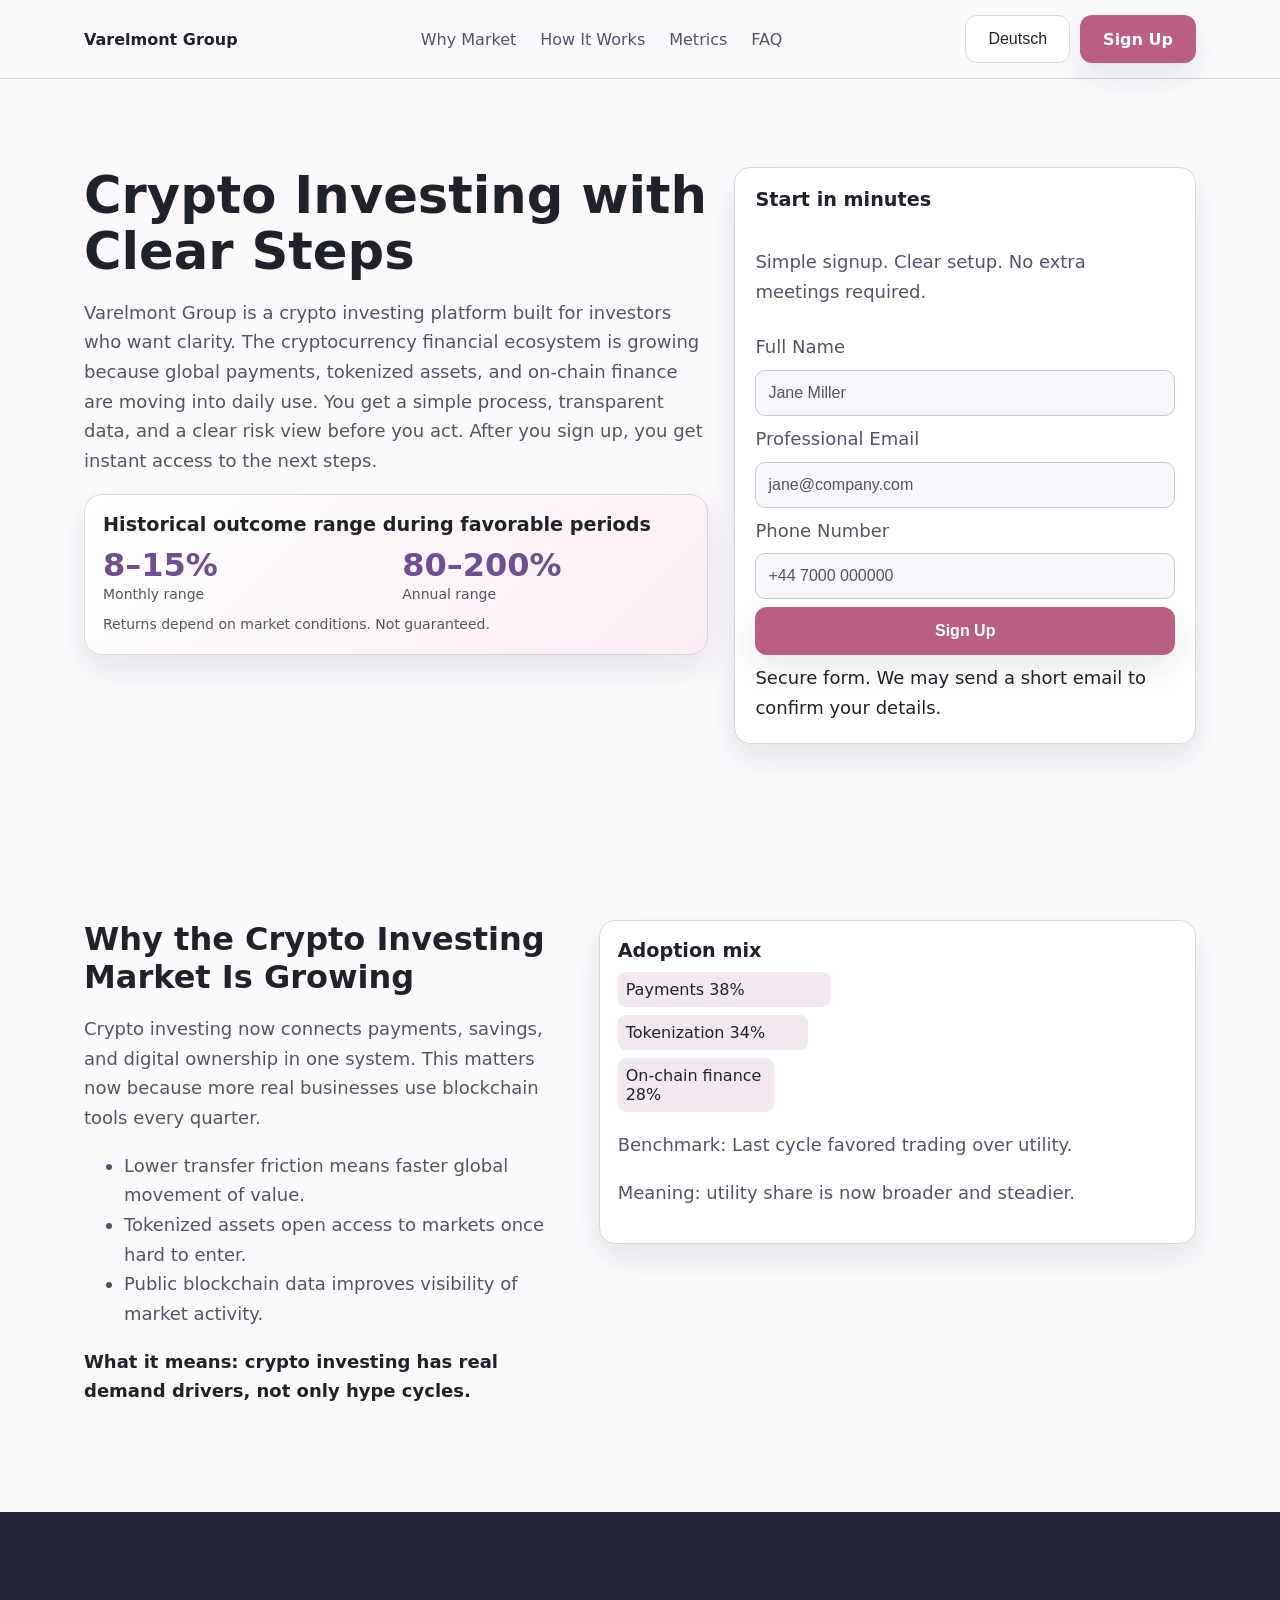
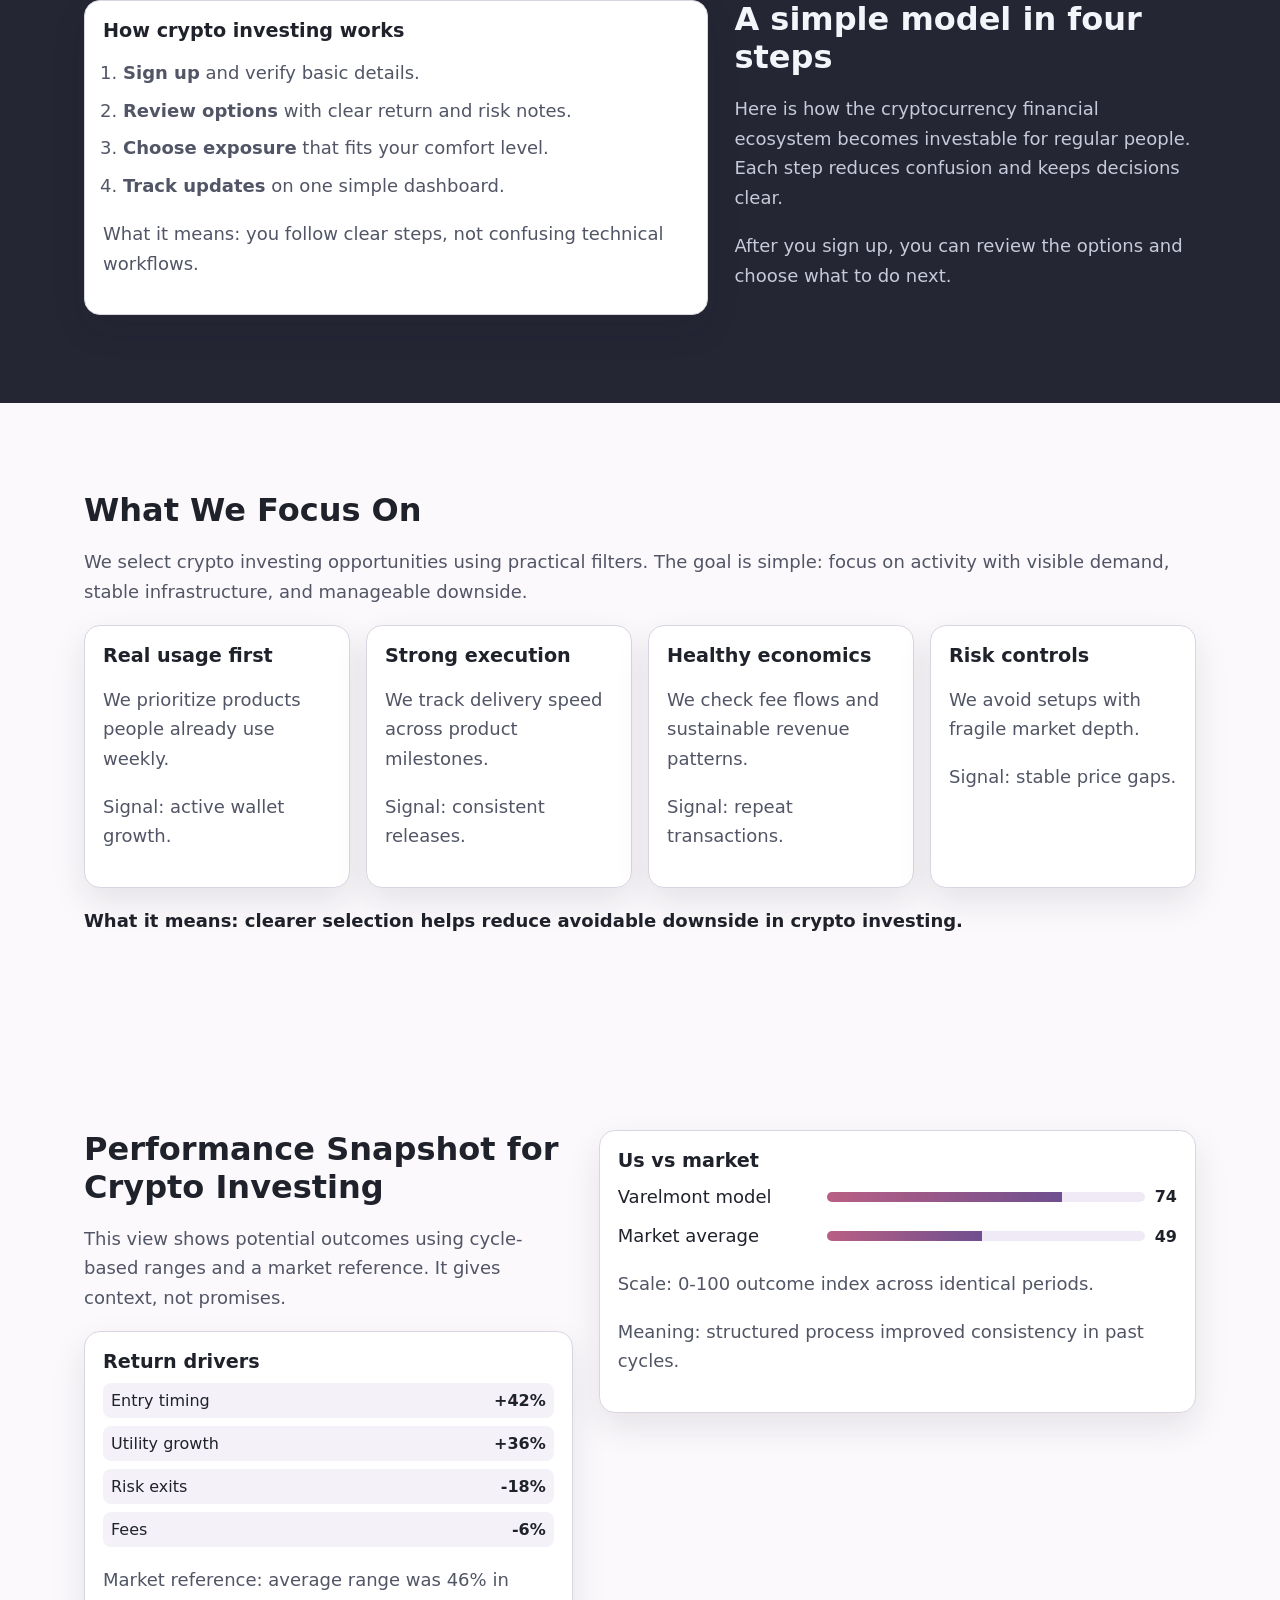
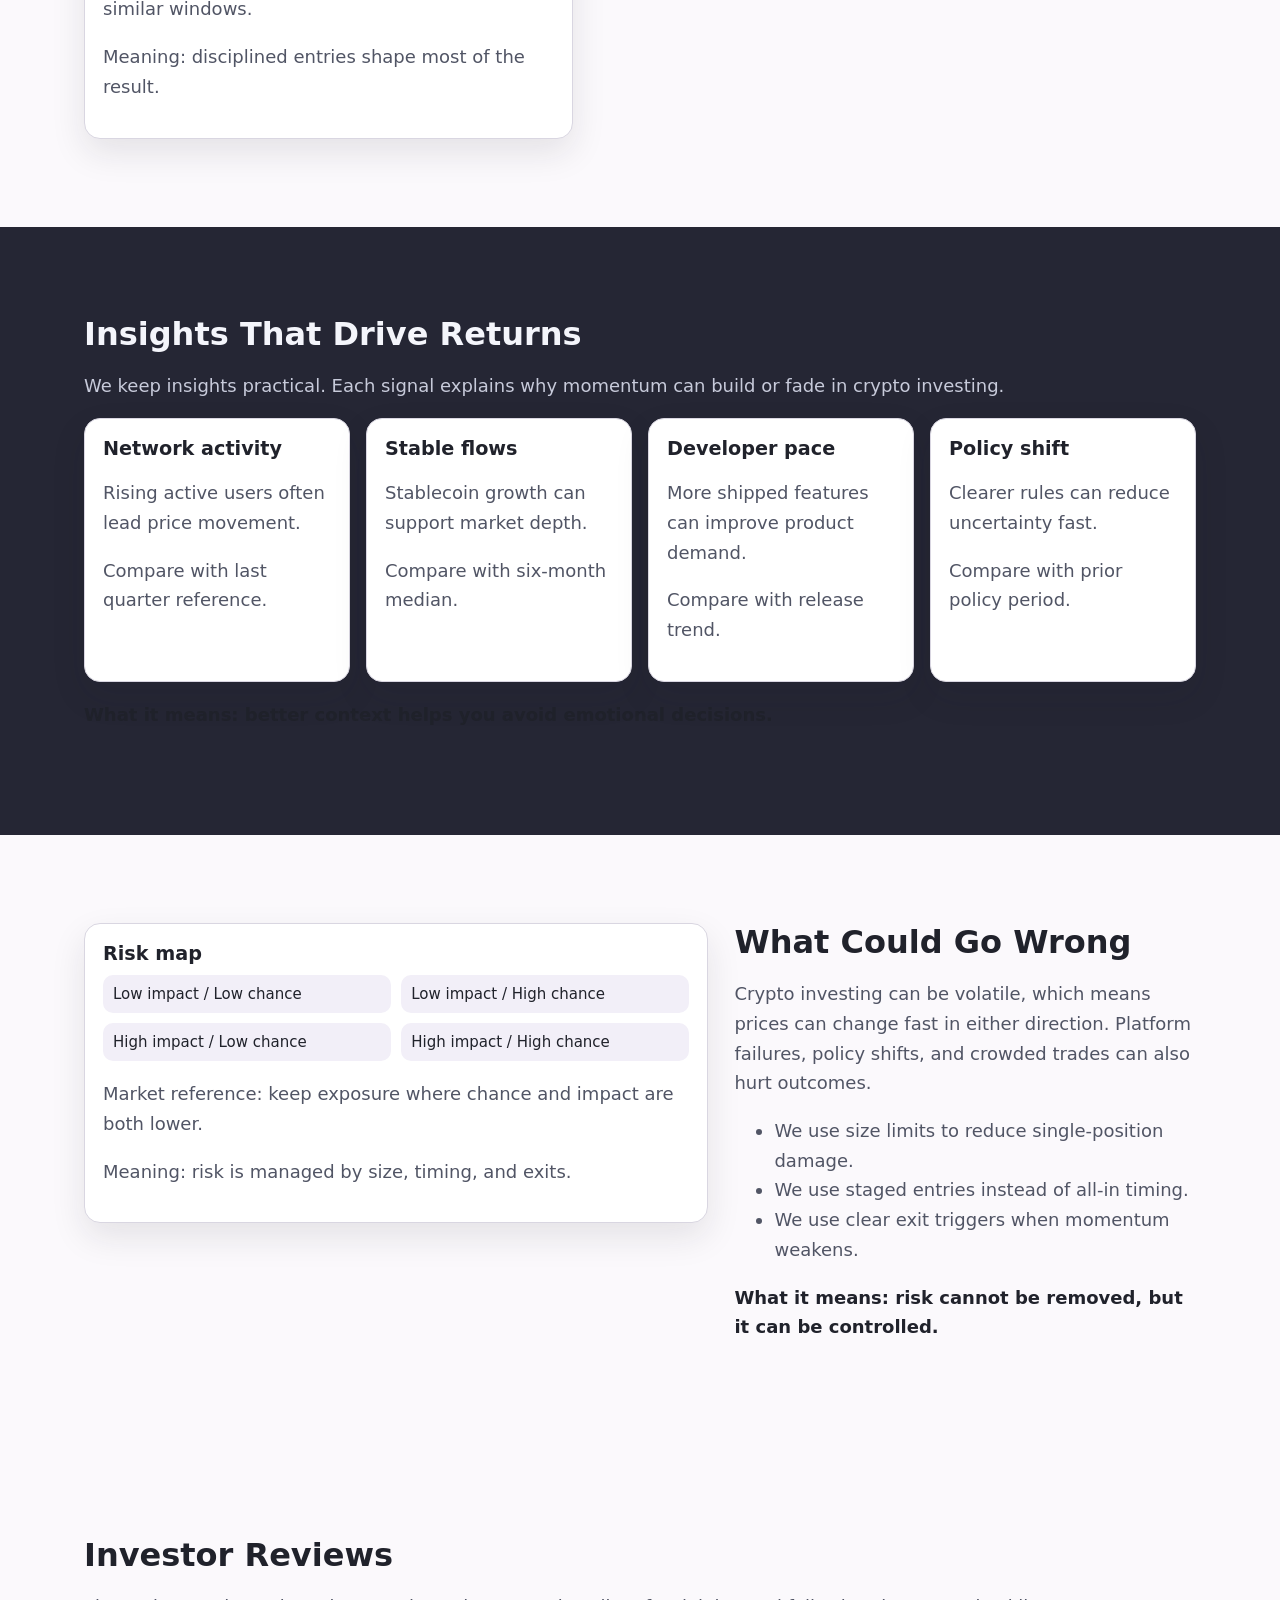
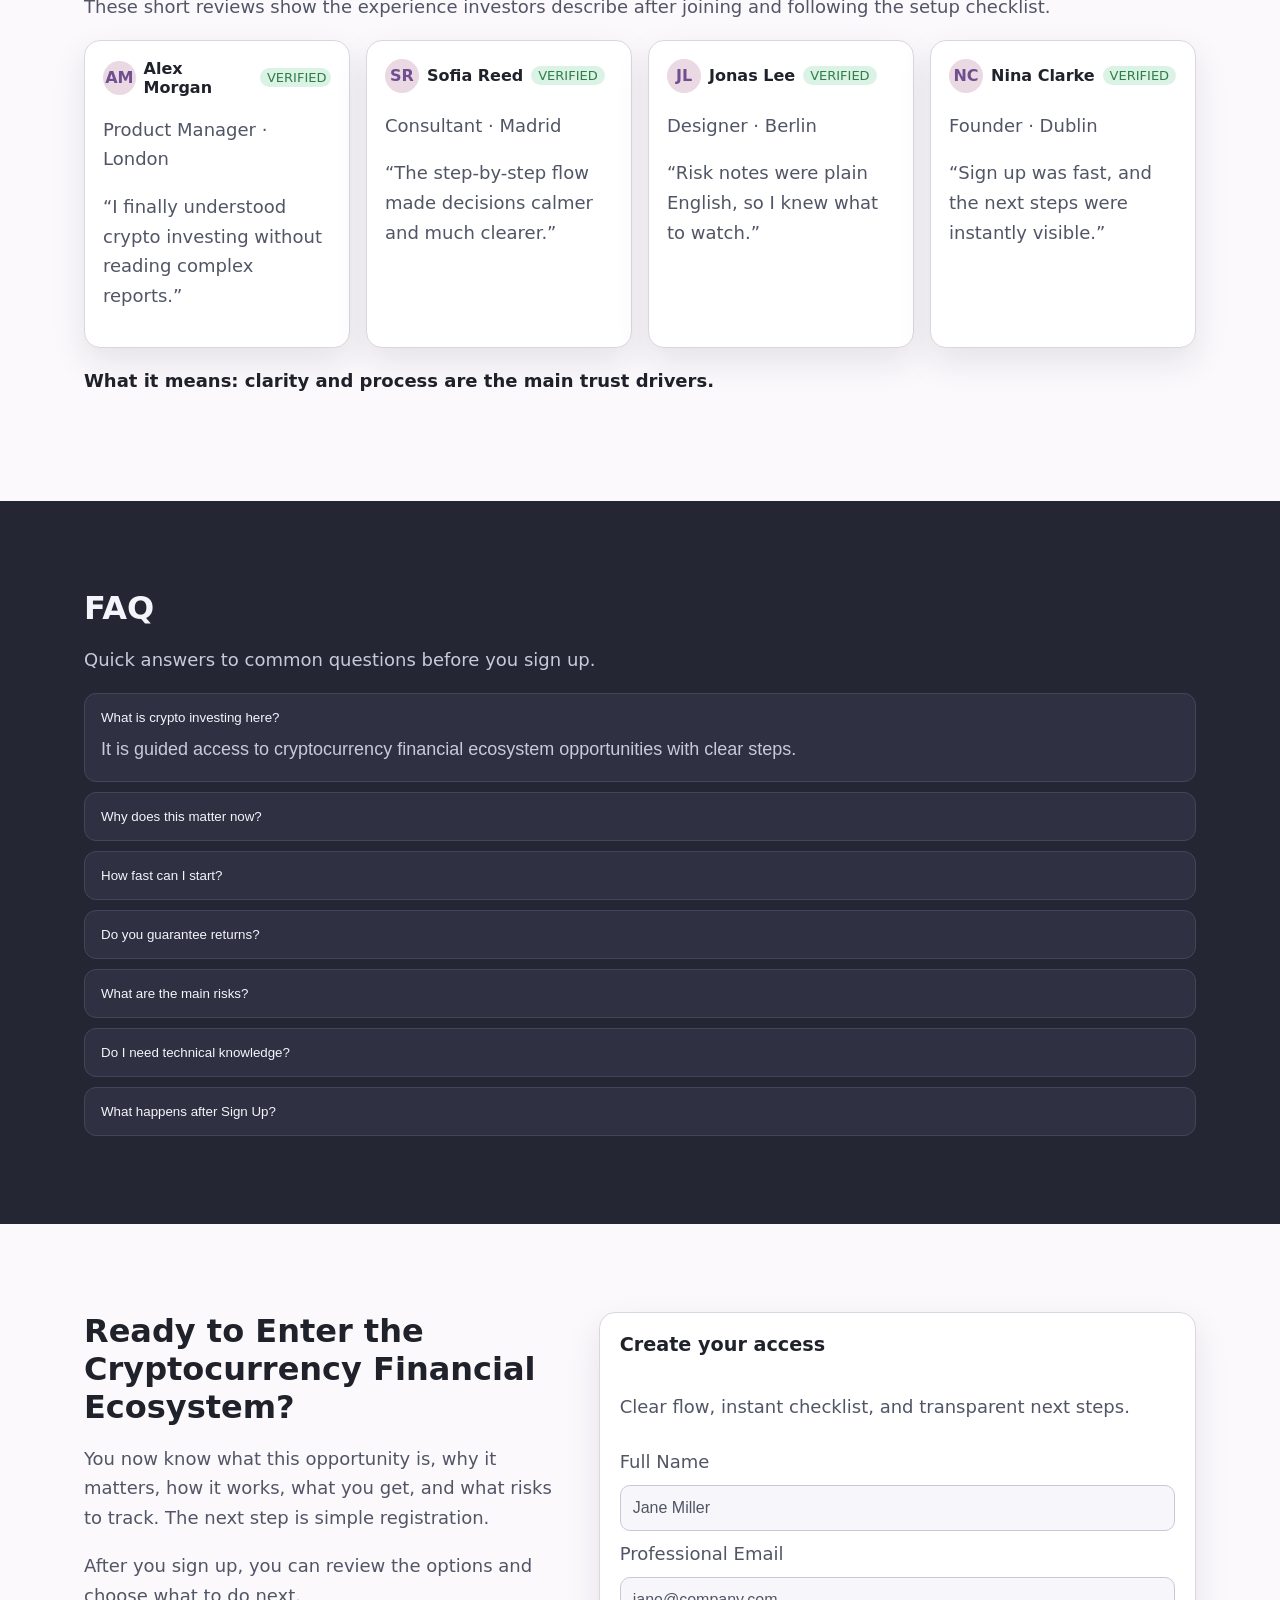
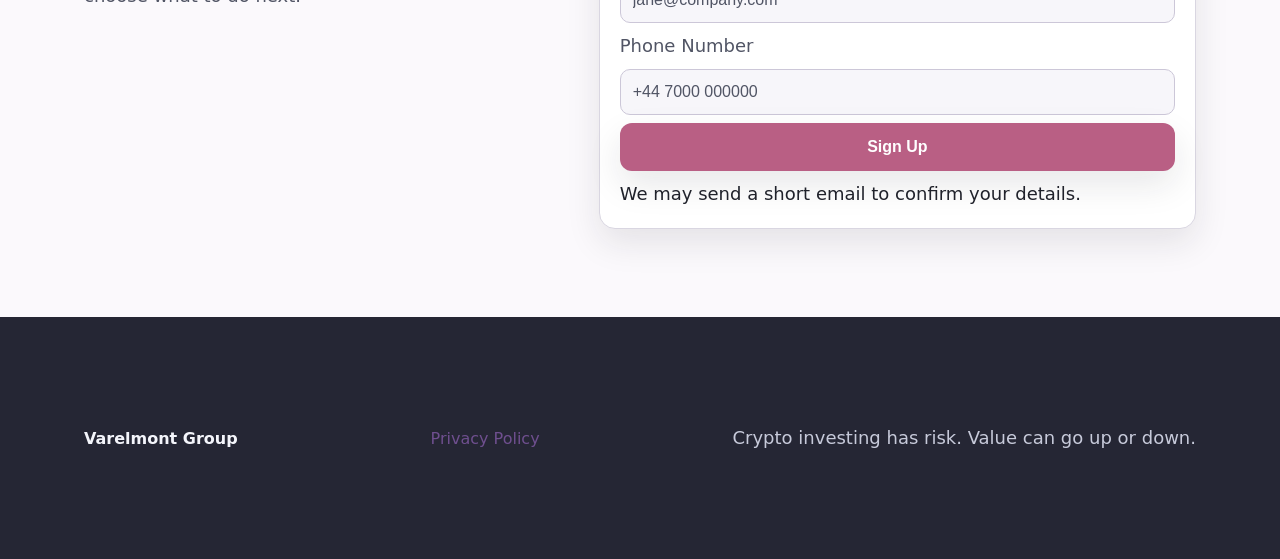
<file: de/index.html>
<!doctype html>
<html lang="en">
<head>
  <meta charset="utf-8">
  <meta name="viewport" content="width=device-width, initial-scale=1">
  <title>Varelmont Group | Crypto Investing Ecosystem | Deutsch</title>
  <meta name="description" content="Varelmont Group explains crypto investing in simple English with clear steps, risks, and transparent performance ranges.">
  <link rel="canonical" href="https://www.varelmontgroup.com/de/index.html">
  <link rel="alternate" hreflang="en" href="https://www.varelmontgroup.com/index.html">
  <link rel="alternate" hreflang="de" href="https://www.varelmontgroup.com/de/index.html">
  <link rel="alternate" hreflang="fr" href="https://www.varelmontgroup.com/fr/index.html">
  <link rel="alternate" hreflang="es" href="https://www.varelmontgroup.com/es/index.html">
  <link rel="alternate" hreflang="it" href="https://www.varelmontgroup.com/it/index.html">
  <link rel="alternate" hreflang="tr" href="https://www.varelmontgroup.com/tr/index.html">
  <link rel="alternate" hreflang="pt" href="https://www.varelmontgroup.com/pt/index.html">
  <link rel="alternate" hreflang="ja" href="https://www.varelmontgroup.com/jp/index.html">
  <link rel="alternate" hreflang="sk" href="https://www.varelmontgroup.com/sk/index.html">
  <link rel="alternate" hreflang="nl-BE" href="https://www.varelmontgroup.com/be/index.html">
  <link rel="alternate" hreflang="x-default" href="https://www.varelmontgroup.com/index.html">
  <meta property="og:title" content="Varelmont Group | Crypto Investing Ecosystem | Deutsch">
  <meta property="og:description" content="Varelmont Group explains crypto investing in simple English with clear steps, risks, and transparent performance ranges.">
  <meta property="og:type" content="website">
  <meta property="og:url" content="https://www.varelmontgroup.com/de/index.html">
  <meta property="og:image" content="https://www.varelmontgroup.com/assets/img/og.jpg">
  <meta name="twitter:card" content="summary_large_image">
  <meta name="twitter:title" content="Varelmont Group | Crypto Investing Ecosystem | Deutsch">
  <meta name="twitter:description" content="Varelmont Group explains crypto investing in simple English with clear steps, risks, and transparent performance ranges.">
  <link rel="stylesheet" href="../assets/style.css">
</head>
<body>
<header class="site-header">
  <div class="container header-wrap">
    <a class="brand" href="../index.html">Varelmont Group</a>
    <nav class="main-nav" aria-label="Main">
      <a href="#market">Why Market</a><a href="#model">How It Works</a><a href="#metrics">Metrics</a><a href="#faq">FAQ</a>
    </nav>
    <div class="header-actions">
      <div class="lang-switcher">
        <button class="lang-pill" aria-haspopup="true" aria-expanded="false">Deutsch</button>
        <div class="lang-menu" role="menu">
<a href="../index.html"><svg viewBox="0 0 3 2" aria-hidden="true"><rect width="3" height="2" fill="#012169"/><path d="M0 0l3 2M3 0L0 2" stroke="#fff" stroke-width=".3"/><path d="M0 0l3 2M3 0L0 2" stroke="#c8102e" stroke-width=".16"/><path d="M1.5 0v2M0 1h3" stroke="#fff" stroke-width=".5"/><path d="M1.5 0v2M0 1h3" stroke="#c8102e" stroke-width=".3"/></svg>English</a>
<a href="../de/index.html"><svg viewBox="0 0 3 2" aria-hidden="true"><rect width="3" height=".666" y="0" fill="#000"/><rect width="3" height=".666" y=".666" fill="#dd0000"/><rect width="3" height=".668" y="1.332" fill="#ffce00"/></svg>Deutsch</a>
<a href="../fr/index.html"><svg viewBox="0 0 3 2" aria-hidden="true"><rect width="1" height="2" fill="#0055a4"/><rect width="1" height="2" x="1" fill="#fff"/><rect width="1" height="2" x="2" fill="#ef4135"/></svg>Français</a>
<a href="../es/index.html"><svg viewBox="0 0 3 2" aria-hidden="true"><rect width="3" height="2" fill="#aa151b"/><rect width="3" height="1" y=".5" fill="#f1bf00"/></svg>Español</a>
<a href="../it/index.html"><svg viewBox="0 0 3 2" aria-hidden="true"><rect width="1" height="2" fill="#009246"/><rect width="1" height="2" x="1" fill="#fff"/><rect width="1" height="2" x="2" fill="#ce2b37"/></svg>Italiano</a>
<a href="../tr/index.html"><svg viewBox="0 0 3 2" aria-hidden="true"><rect width="3" height="2" fill="#e30a17"/><circle cx="1.2" cy="1" r=".45" fill="#fff"/><circle cx="1.3" cy="1" r=".36" fill="#e30a17"/></svg>Türkçe</a>
<a href="../pt/index.html"><svg viewBox="0 0 3 2" aria-hidden="true"><rect width="1.2" height="2" fill="#006600"/><rect width="1.8" height="2" x="1.2" fill="#ff0000"/></svg>Português</a>
<a href="../jp/index.html"><svg viewBox="0 0 3 2" aria-hidden="true"><rect width="3" height="2" fill="#fff"/><circle cx="1.5" cy="1" r=".5" fill="#bc002d"/></svg>日本語</a>
<a href="../sk/index.html"><svg viewBox="0 0 3 2" aria-hidden="true"><rect width="3" height=".666" fill="#fff"/><rect width="3" height=".666" y=".666" fill="#0b4ea2"/><rect width="3" height=".668" y="1.332" fill="#ee1c25"/></svg>Slovak</a>
<a href="../be/index.html"><svg viewBox="0 0 3 2" aria-hidden="true"><rect width="1" height="2" fill="#000"/><rect width="1" height="2" x="1" fill="#ffd90c"/><rect width="1" height="2" x="2" fill="#ef3340"/></svg>Nederlands (BE)</a>
</div>
      </div>
      <a class="btn btn-primary" href="#signup">Sign Up</a>
      <button class="burger" aria-label="Open menu" aria-expanded="false" aria-controls="mobileDrawer"><span></span><span></span><span></span></button>
    </div>
  </div>
</header>
<div id="mobileDrawer" class="drawer" aria-hidden="true">
  <div class="drawer-panel">
    <button class="drawer-close" aria-label="Close menu">×</button>
    <nav class="drawer-nav"><a href="#market">Why Market</a><a href="#model">How It Works</a><a href="#metrics">Metrics</a><a href="#faq">FAQ</a></nav>
    <div class="lang-switcher mobile-only"><button class="lang-pill" aria-haspopup="true" aria-expanded="false">Deutsch</button><div class="lang-menu" role="menu">
<a href="../index.html"><svg viewBox="0 0 3 2" aria-hidden="true"><rect width="3" height="2" fill="#012169"/><path d="M0 0l3 2M3 0L0 2" stroke="#fff" stroke-width=".3"/><path d="M0 0l3 2M3 0L0 2" stroke="#c8102e" stroke-width=".16"/><path d="M1.5 0v2M0 1h3" stroke="#fff" stroke-width=".5"/><path d="M1.5 0v2M0 1h3" stroke="#c8102e" stroke-width=".3"/></svg>English</a>
<a href="../de/index.html"><svg viewBox="0 0 3 2" aria-hidden="true"><rect width="3" height=".666" y="0" fill="#000"/><rect width="3" height=".666" y=".666" fill="#dd0000"/><rect width="3" height=".668" y="1.332" fill="#ffce00"/></svg>Deutsch</a>
<a href="../fr/index.html"><svg viewBox="0 0 3 2" aria-hidden="true"><rect width="1" height="2" fill="#0055a4"/><rect width="1" height="2" x="1" fill="#fff"/><rect width="1" height="2" x="2" fill="#ef4135"/></svg>Français</a>
<a href="../es/index.html"><svg viewBox="0 0 3 2" aria-hidden="true"><rect width="3" height="2" fill="#aa151b"/><rect width="3" height="1" y=".5" fill="#f1bf00"/></svg>Español</a>
<a href="../it/index.html"><svg viewBox="0 0 3 2" aria-hidden="true"><rect width="1" height="2" fill="#009246"/><rect width="1" height="2" x="1" fill="#fff"/><rect width="1" height="2" x="2" fill="#ce2b37"/></svg>Italiano</a>
<a href="../tr/index.html"><svg viewBox="0 0 3 2" aria-hidden="true"><rect width="3" height="2" fill="#e30a17"/><circle cx="1.2" cy="1" r=".45" fill="#fff"/><circle cx="1.3" cy="1" r=".36" fill="#e30a17"/></svg>Türkçe</a>
<a href="../pt/index.html"><svg viewBox="0 0 3 2" aria-hidden="true"><rect width="1.2" height="2" fill="#006600"/><rect width="1.8" height="2" x="1.2" fill="#ff0000"/></svg>Português</a>
<a href="../jp/index.html"><svg viewBox="0 0 3 2" aria-hidden="true"><rect width="3" height="2" fill="#fff"/><circle cx="1.5" cy="1" r=".5" fill="#bc002d"/></svg>日本語</a>
<a href="../sk/index.html"><svg viewBox="0 0 3 2" aria-hidden="true"><rect width="3" height=".666" fill="#fff"/><rect width="3" height=".666" y=".666" fill="#0b4ea2"/><rect width="3" height=".668" y="1.332" fill="#ee1c25"/></svg>Slovak</a>
<a href="../be/index.html"><svg viewBox="0 0 3 2" aria-hidden="true"><rect width="1" height="2" fill="#000"/><rect width="1" height="2" x="1" fill="#ffd90c"/><rect width="1" height="2" x="2" fill="#ef3340"/></svg>Nederlands (BE)</a>
</div></div>
    <a class="btn btn-primary" href="#signup">Sign Up</a>
  </div>
</div>
<main>
<section class="section light hero" id="top">
  <div class="container hero-grid">
    <div>
      <h1>Crypto Investing with Clear Steps</h1>
      <p>Varelmont Group is a crypto investing platform built for investors who want clarity. The cryptocurrency financial ecosystem is growing because global payments, tokenized assets, and on-chain finance are moving into daily use. You get a simple process, transparent data, and a clear risk view before you act. After you sign up, you get instant access to the next steps.</p>
      <div class="performance-panel">
        <h3>Historical outcome range during favorable periods</h3>
        <div class="perf-split"><div><strong>8–15%</strong><span>Monthly range</span></div><div><strong>80–200%</strong><span>Annual range</span></div></div>
        <p class="micro">Returns depend on market conditions. Not guaranteed.</p>
      </div>
    </div>
    <form class="form-card" id="signup" aria-label="Hero sign up form">
      <h3 class="form-title">Start in minutes</h3><p class="form-sub">Simple signup. Clear setup. No extra meetings required.</p>
      <label for="name1">Full Name</label><input id="name1" name="name" placeholder="Jane Miller" required>
      <label for="email1">Professional Email</label><input id="email1" type="email" name="email" placeholder="jane@company.com" required>
      <label for="phone1">Phone Number</label><input id="phone1" name="phone" placeholder="+44 7000 000000" required>
      <button class="btn btn-primary" type="submit">Sign Up</button><small>Secure form. We may send a short email to confirm your details.</small>
    </form>
  </div>
</section>
<section class="section light" id="market"><div class="container split alt"><div><h2>Why the Crypto Investing Market Is Growing</h2><p>Crypto investing now connects payments, savings, and digital ownership in one system. This matters now because more real businesses use blockchain tools every quarter.</p><ul><li>Lower transfer friction means faster global movement of value.</li><li>Tokenized assets open access to markets once hard to enter.</li><li>Public blockchain data improves visibility of market activity.</li></ul><p class="meaning">What it means: crypto investing has real demand drivers, not only hype cycles.</p></div><div class="card visual"><h3>Adoption mix</h3><div class="stack"><span style="width:38%">Payments 38%</span><span style="width:34%">Tokenization 34%</span><span style="width:28%">On-chain finance 28%</span></div><p>Benchmark: Last cycle favored trading over utility.</p><p class="muted">Meaning: utility share is now broader and steadier.</p></div></div></section>
<section class="section dark" id="model"><div class="container split"><div class="card flow"><h3>How crypto investing works</h3><ol><li><b>Sign up</b> and verify basic details.</li><li><b>Review options</b> with clear return and risk notes.</li><li><b>Choose exposure</b> that fits your comfort level.</li><li><b>Track updates</b> on one simple dashboard.</li></ol><p class="muted">What it means: you follow clear steps, not confusing technical workflows.</p></div><div><h2>A simple model in four steps</h2><p>Here is how the cryptocurrency financial ecosystem becomes investable for regular people. Each step reduces confusion and keeps decisions clear.</p><p>After you sign up, you can review the options and choose what to do next.</p></div></div></section>
<section class="section light" id="focus"><div class="container"><h2>What We Focus On</h2><p>We select crypto investing opportunities using practical filters. The goal is simple: focus on activity with visible demand, stable infrastructure, and manageable downside.</p><div class="grid-4"><article class="card"><h3>Real usage first</h3><p>We prioritize products people already use weekly.</p><p class="muted">Signal: active wallet growth.</p></article><article class="card"><h3>Strong execution</h3><p>We track delivery speed across product milestones.</p><p class="muted">Signal: consistent releases.</p></article><article class="card"><h3>Healthy economics</h3><p>We check fee flows and sustainable revenue patterns.</p><p class="muted">Signal: repeat transactions.</p></article><article class="card"><h3>Risk controls</h3><p>We avoid setups with fragile market depth.</p><p class="muted">Signal: stable price gaps.</p></article></div><p class="meaning">What it means: clearer selection helps reduce avoidable downside in crypto investing.</p></div></section>
<section class="section light" id="metrics"><div class="container split alt"><div><h2>Performance Snapshot for Crypto Investing</h2><p>This view shows potential outcomes using cycle-based ranges and a market reference. It gives context, not promises.</p><div class="card waterfall"><h3>Return drivers</h3><div class="wf"><div><span>Entry timing</span><b>+42%</b></div><div><span>Utility growth</span><b>+36%</b></div><div><span>Risk exits</span><b>-18%</b></div><div><span>Fees</span><b>-6%</b></div></div><p>Market reference: average range was 46% in similar windows.</p><p class="muted">Meaning: disciplined entries shape most of the result.</p></div></div><div class="card compare"><h3>Us vs market</h3><div class="bars"><div><label>Varelmont model</label><span><i style="width:74%"></i></span><b>74</b></div><div><label>Market average</label><span><i style="width:49%"></i></span><b>49</b></div></div><p>Scale: 0-100 outcome index across identical periods.</p><p class="muted">Meaning: structured process improved consistency in past cycles.</p></div></div></section>
<section class="section dark" id="insights"><div class="container"><h2>Insights That Drive Returns</h2><p>We keep insights practical. Each signal explains why momentum can build or fade in crypto investing.</p><div class="grid-4 insights"><article class="card"><h3>Network activity</h3><p>Rising active users often lead price movement.</p><p class="muted">Compare with last quarter reference.</p></article><article class="card"><h3>Stable flows</h3><p>Stablecoin growth can support market depth.</p><p class="muted">Compare with six-month median.</p></article><article class="card"><h3>Developer pace</h3><p>More shipped features can improve product demand.</p><p class="muted">Compare with release trend.</p></article><article class="card"><h3>Policy shift</h3><p>Clearer rules can reduce uncertainty fast.</p><p class="muted">Compare with prior policy period.</p></article></div><p class="meaning">What it means: better context helps you avoid emotional decisions.</p></div></section>
<section class="section light" id="risk"><div class="container split"><div class="card matrix"><h3>Risk map</h3><div class="mx"><span>Low impact / Low chance</span><span>Low impact / High chance</span><span>High impact / Low chance</span><span>High impact / High chance</span></div><p>Market reference: keep exposure where chance and impact are both lower.</p><p class="muted">Meaning: risk is managed by size, timing, and exits.</p></div><div><h2>What Could Go Wrong</h2><p>Crypto investing can be volatile, which means prices can change fast in either direction. Platform failures, policy shifts, and crowded trades can also hurt outcomes.</p><ul><li>We use size limits to reduce single-position damage.</li><li>We use staged entries instead of all-in timing.</li><li>We use clear exit triggers when momentum weakens.</li></ul><p class="meaning">What it means: risk cannot be removed, but it can be controlled.</p></div></div></section>
<section class="section light" id="reviews"><div class="container"><h2>Investor Reviews</h2><p>These short reviews show the experience investors describe after joining and following the setup checklist.</p><div class="grid-4 reviews"><article class="card"><div class="review-head"><span class="avatar">AM</span><strong>Alex Morgan</strong><em>VERIFIED</em></div><p class="muted">Product Manager · London</p><p>“I finally understood crypto investing without reading complex reports.”</p></article><article class="card"><div class="review-head"><span class="avatar">SR</span><strong>Sofia Reed</strong><em>VERIFIED</em></div><p class="muted">Consultant · Madrid</p><p>“The step-by-step flow made decisions calmer and much clearer.”</p></article><article class="card"><div class="review-head"><span class="avatar">JL</span><strong>Jonas Lee</strong><em>VERIFIED</em></div><p class="muted">Designer · Berlin</p><p>“Risk notes were plain English, so I knew what to watch.”</p></article><article class="card"><div class="review-head"><span class="avatar">NC</span><strong>Nina Clarke</strong><em>VERIFIED</em></div><p class="muted">Founder · Dublin</p><p>“Sign up was fast, and the next steps were instantly visible.”</p></article></div><p class="meaning">What it means: clarity and process are the main trust drivers.</p></div></section>
<section class="section dark" id="faq"><div class="container"><h2>FAQ</h2><p>Quick answers to common questions before you sign up.</p><div class="faq-list">
<button class="faq-item" aria-expanded="true"><span>What is crypto investing here?</span><p>It is guided access to cryptocurrency financial ecosystem opportunities with clear steps.</p></button>
<button class="faq-item" aria-expanded="false"><span>Why does this matter now?</span><p>Adoption is growing across payments, tokenization, and digital finance products.</p></button>
<button class="faq-item" aria-expanded="false"><span>How fast can I start?</span><p>You can start right after sign up and review setup items instantly.</p></button>
<button class="faq-item" aria-expanded="false"><span>Do you guarantee returns?</span><p>No. Returns depend on market conditions and are never guaranteed.</p></button>
<button class="faq-item" aria-expanded="false"><span>What are the main risks?</span><p>Volatility, policy changes, and timing errors can affect outcomes.</p></button>
<button class="faq-item" aria-expanded="false"><span>Do I need technical knowledge?</span><p>No. Explanations use simple language and practical examples.</p></button>
<button class="faq-item" aria-expanded="false"><span>What happens after Sign Up?</span><p>After you sign up, you will see a clear setup checklist.</p></button>
</div></div></section>
<section class="section light" id="final"><div class="container split alt"><div><h2>Ready to Enter the Cryptocurrency Financial Ecosystem?</h2><p>You now know what this opportunity is, why it matters, how it works, what you get, and what risks to track. The next step is simple registration.</p><p>After you sign up, you can review the options and choose what to do next.</p></div><form class="form-card" aria-label="Final sign up form"><h3 class="form-title">Create your access</h3><p class="form-sub">Clear flow, instant checklist, and transparent next steps.</p><label for="name2">Full Name</label><input id="name2" name="name" placeholder="Jane Miller" required><label for="email2">Professional Email</label><input id="email2" type="email" name="email" placeholder="jane@company.com" required><label for="phone2">Phone Number</label><input id="phone2" name="phone" placeholder="+44 7000 000000" required><button class="btn btn-primary" type="submit">Sign Up</button><small>We may send a short email to confirm your details.</small></form></div></section>
</main>
<footer class="site-footer section dark"><div class="container footer-wrap"><strong>Varelmont Group</strong><a href="#" id="privacyOpen">Privacy Policy</a><p>Crypto investing has risk. Value can go up or down.</p></div></footer>
<div class="modal" id="privacyModal" aria-hidden="true" role="dialog" aria-labelledby="privacyTitle"><div class="modal-card"><button class="modal-x" aria-label="Close privacy">×</button><h3 id="privacyTitle">Privacy Policy</h3><div class="modal-content"><h4>Introduction</h4><p>We explain how we collect and use your data in clear language.</p><h4>Data collection</h4><p>We collect name, email, phone, and basic device data.</p><h4>Legal basis</h4><p>We process data to provide access and meet legal obligations.</p><h4>Cookies</h4><p>Cookies help site performance and remember your settings.</p><h4>Retention</h4><p>We keep data only as long as needed for service and law.</p><h4>Third-party sharing</h4><p>Trusted providers process data for hosting, email, and analytics.</p><h4>Security</h4><p>We use encryption, restricted access, and monitoring controls.</p><h4>User rights</h4><p>You can request access, correction, deletion, or export of data.</p><h4>International transfers</h4><p>Data may be processed across regions with contractual safeguards.</p><h4>Industry risk disclosure</h4><p>Digital asset markets are volatile and outcomes are not guaranteed.</p><h4>Contact</h4><p>Email: privacy@varelmontgroup.com</p></div><div class="modal-footer"><button class="btn btn-ghost" id="privacyClose">Close</button></div></div></div>
<script type="application/ld+json">{"@context":"https://schema.org","@graph":[{"@type":"Organization","name":"Varelmont Group","url":"https://www.varelmontgroup.com"},{"@type":"WebSite","name":"Varelmont Group","url":"https://www.varelmontgroup.com"},{"@type":"FAQPage","mainEntity":[{"@type":"Question","name":"What is crypto investing here?","acceptedAnswer":{"@type":"Answer","text":"It is guided access to cryptocurrency financial ecosystem opportunities with clear steps."}}]},{"@type":"Review","author":{"@type":"Person","name":"Alex Morgan"},"reviewBody":"I finally understood crypto investing without reading complex reports.","reviewRating":{"@type":"Rating","ratingValue":"5"}}]}</script>
<script src="../assets/app.js" defer></script>
</body></html>
</file>
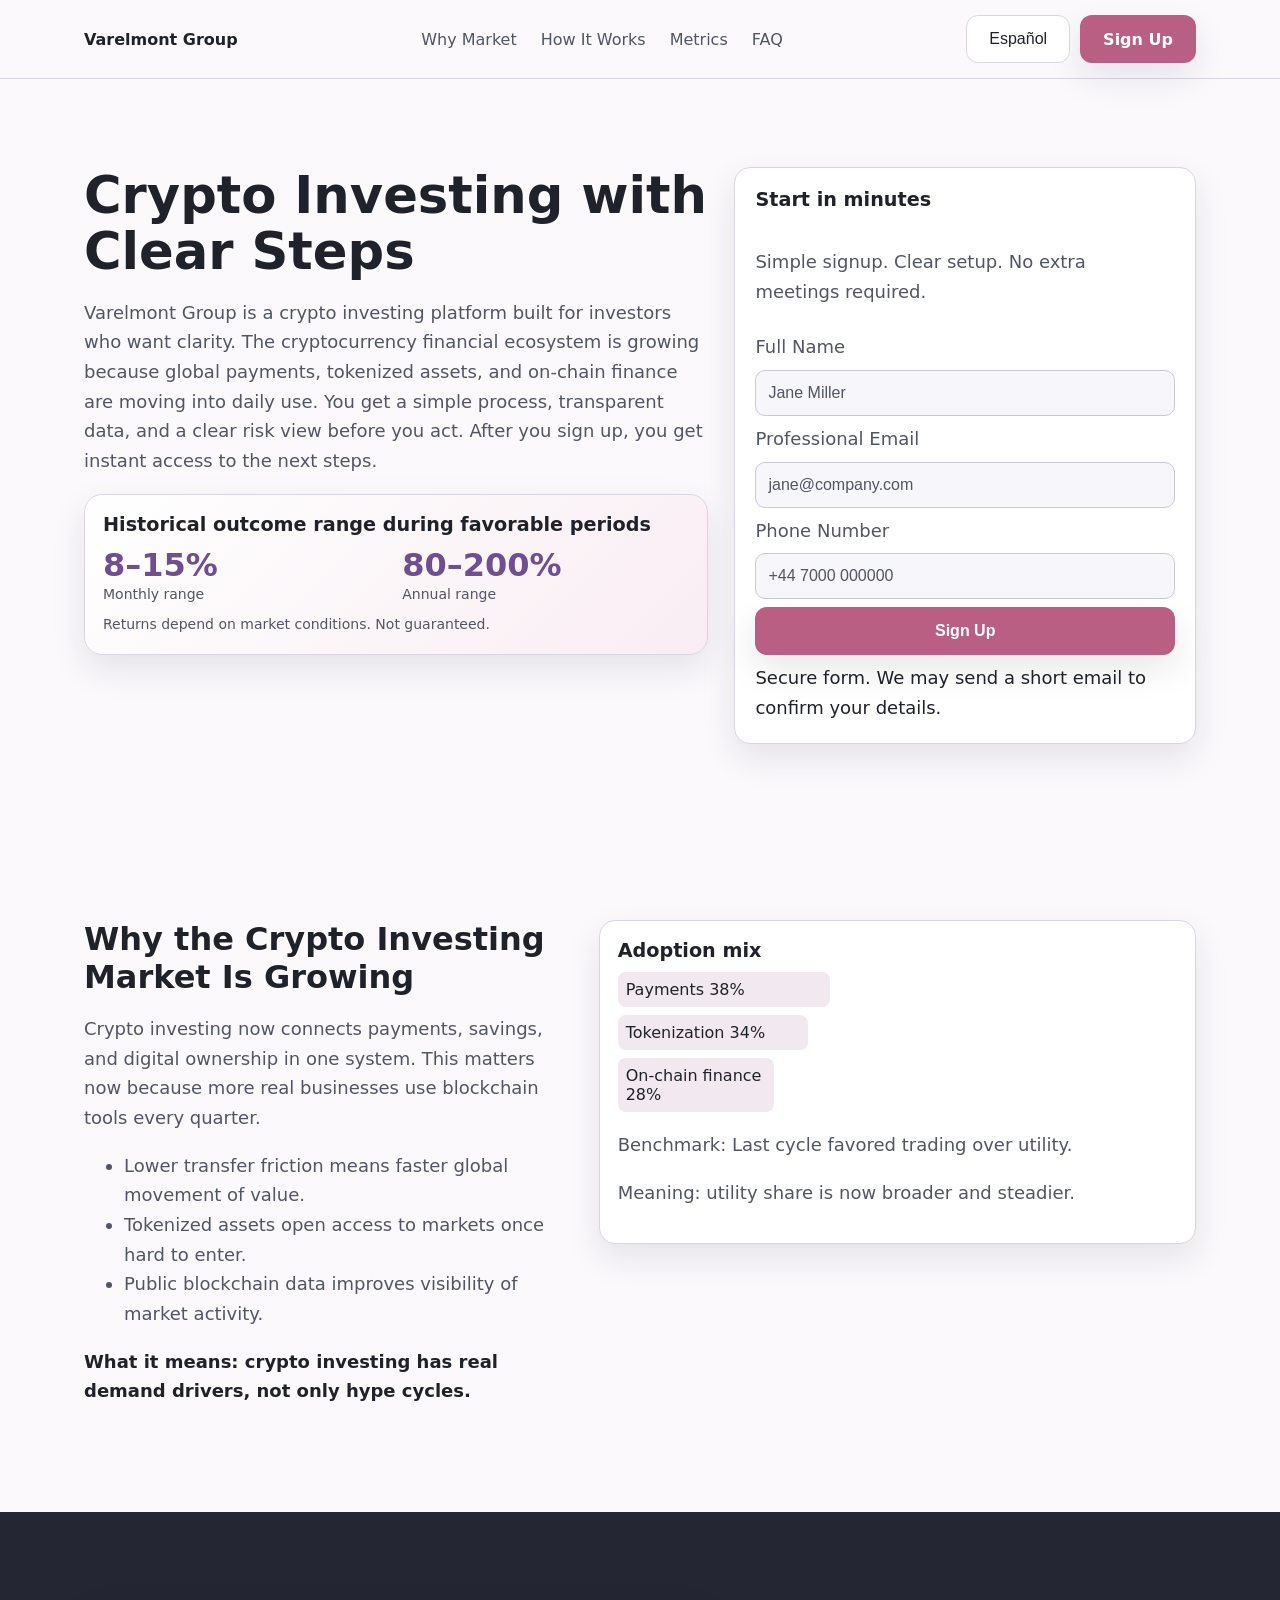
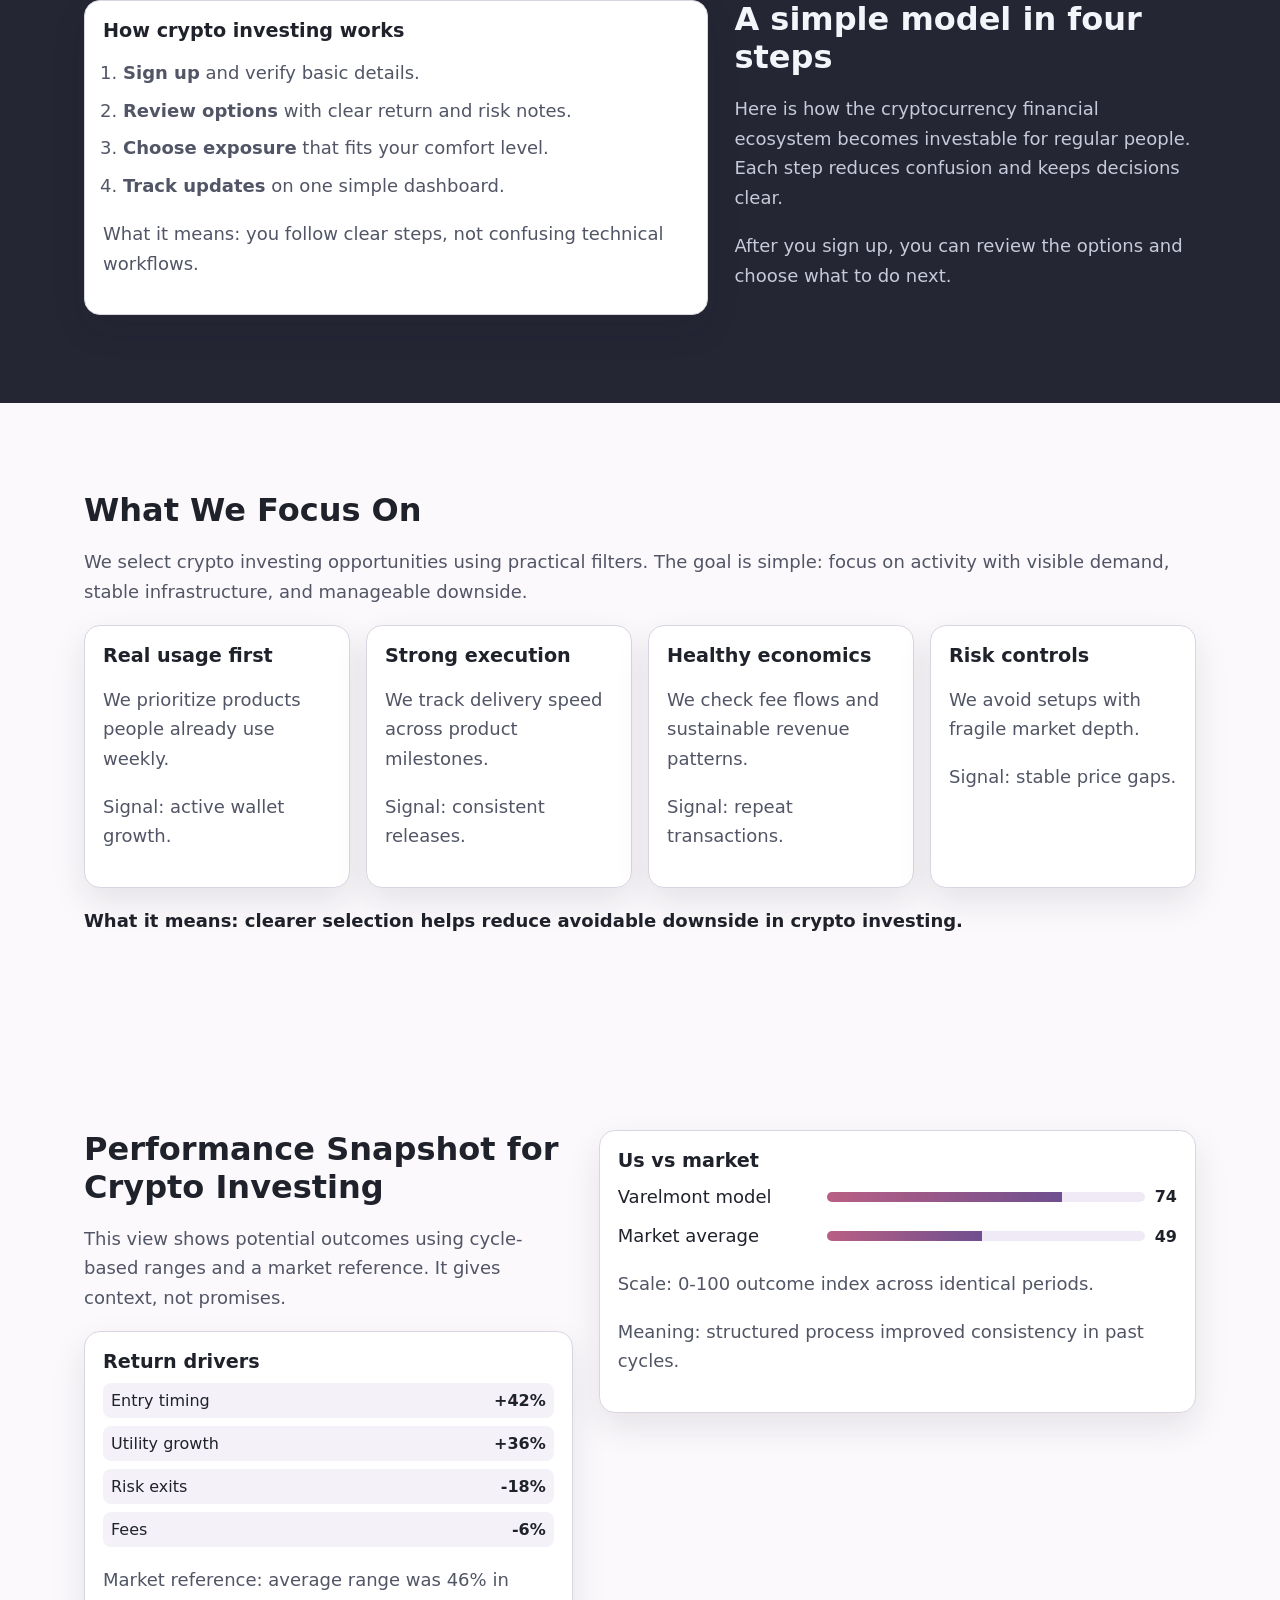
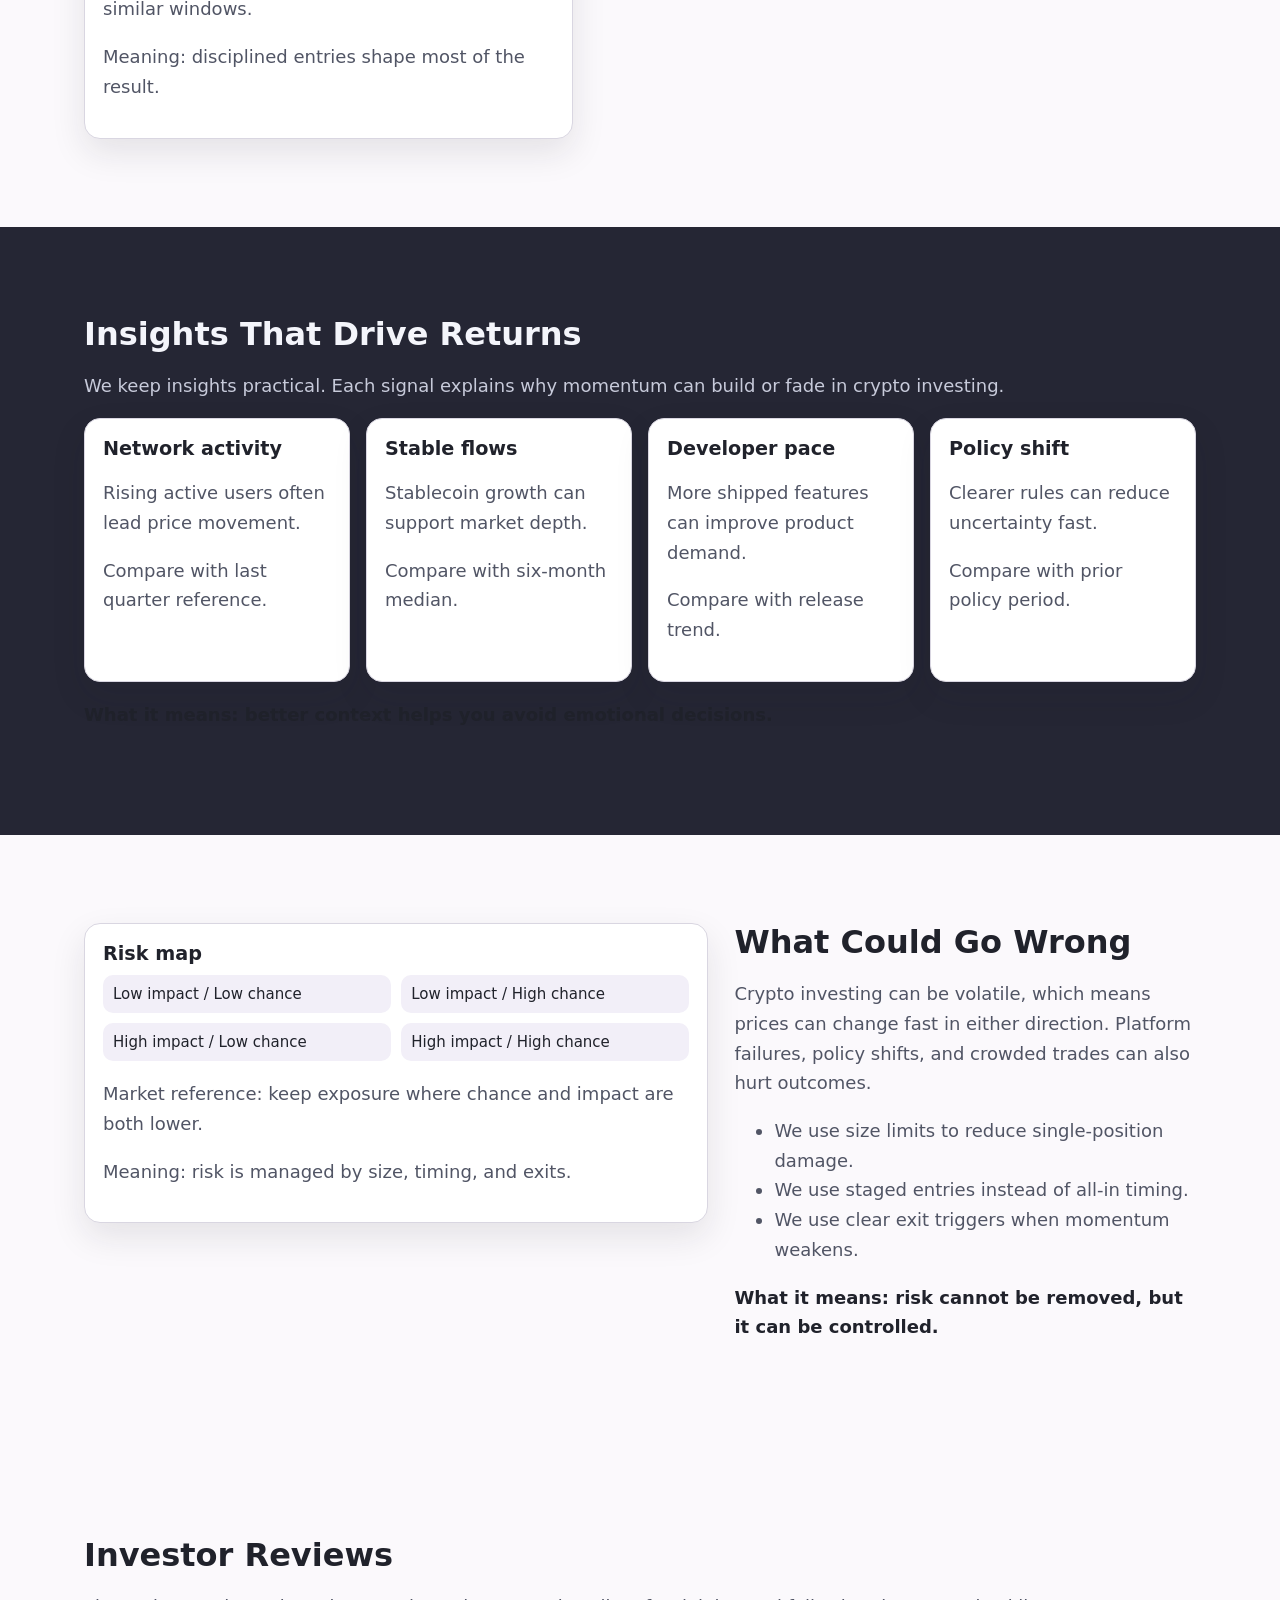
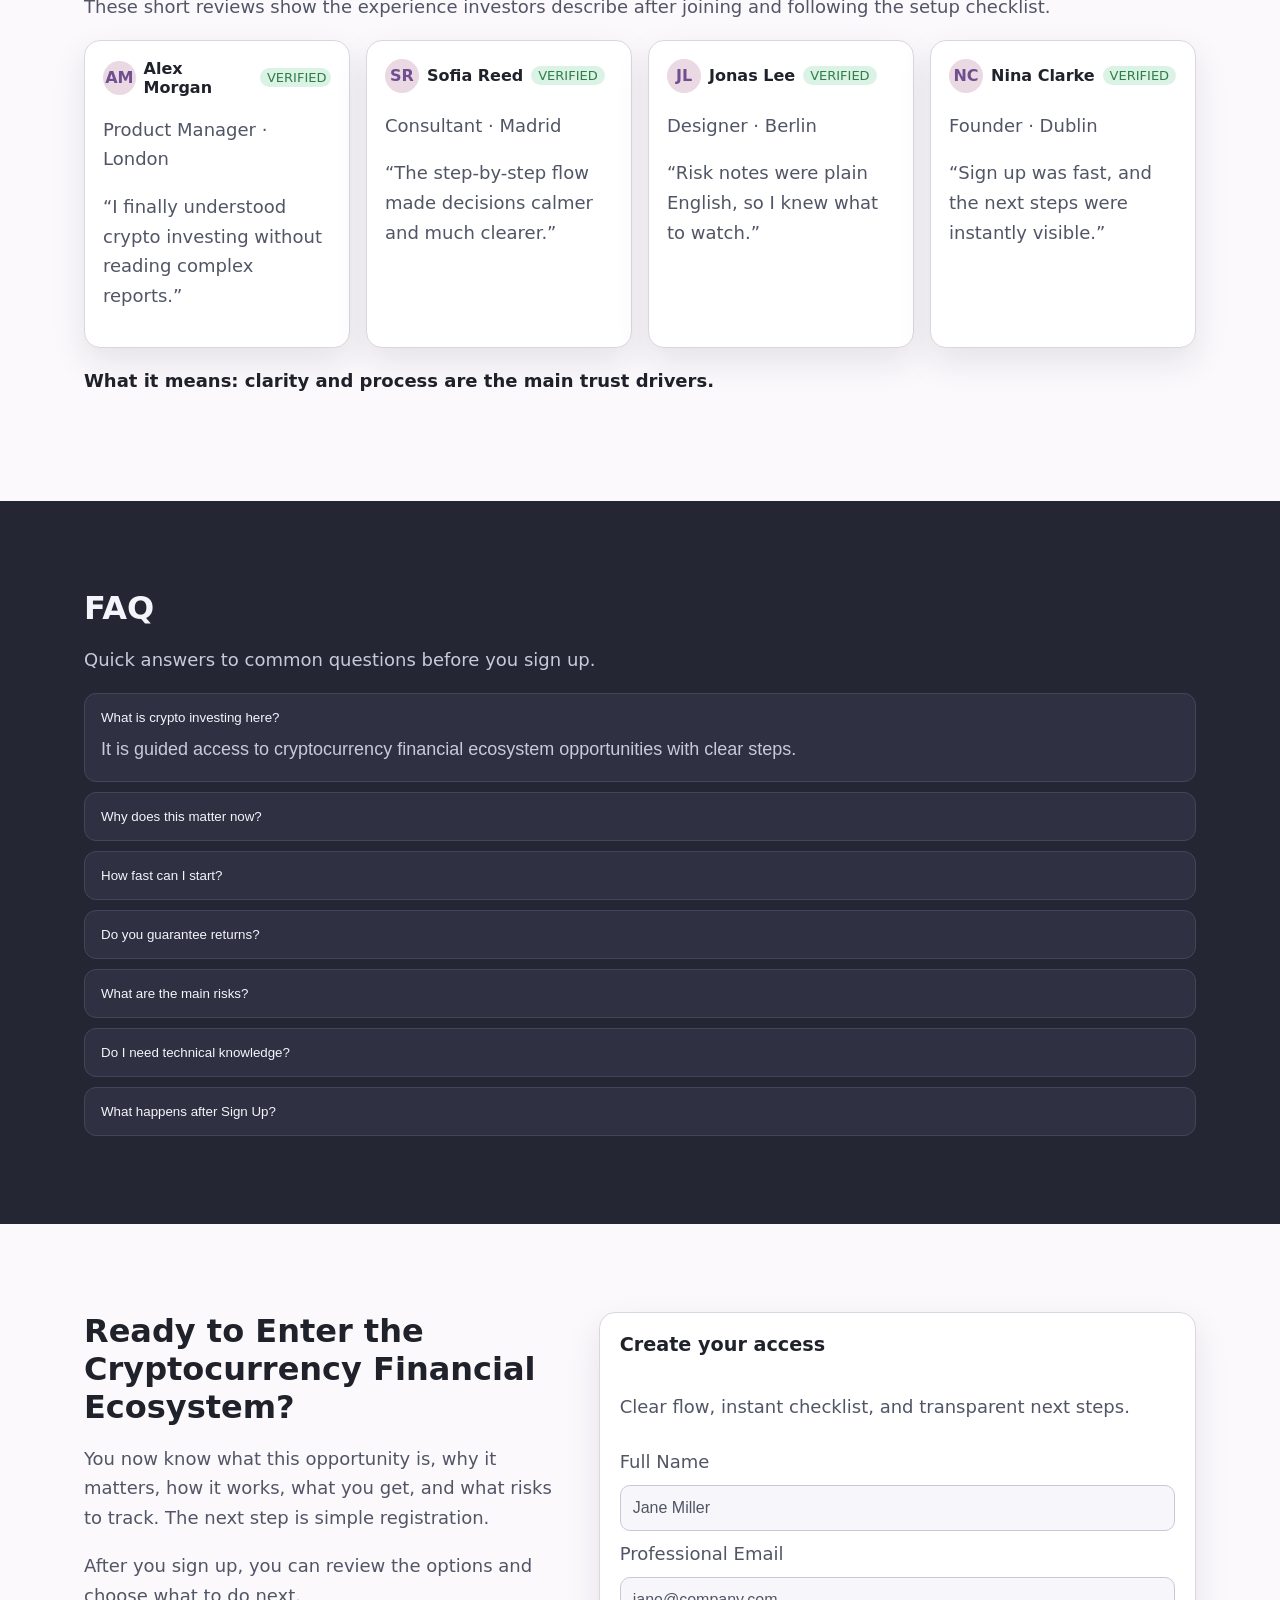
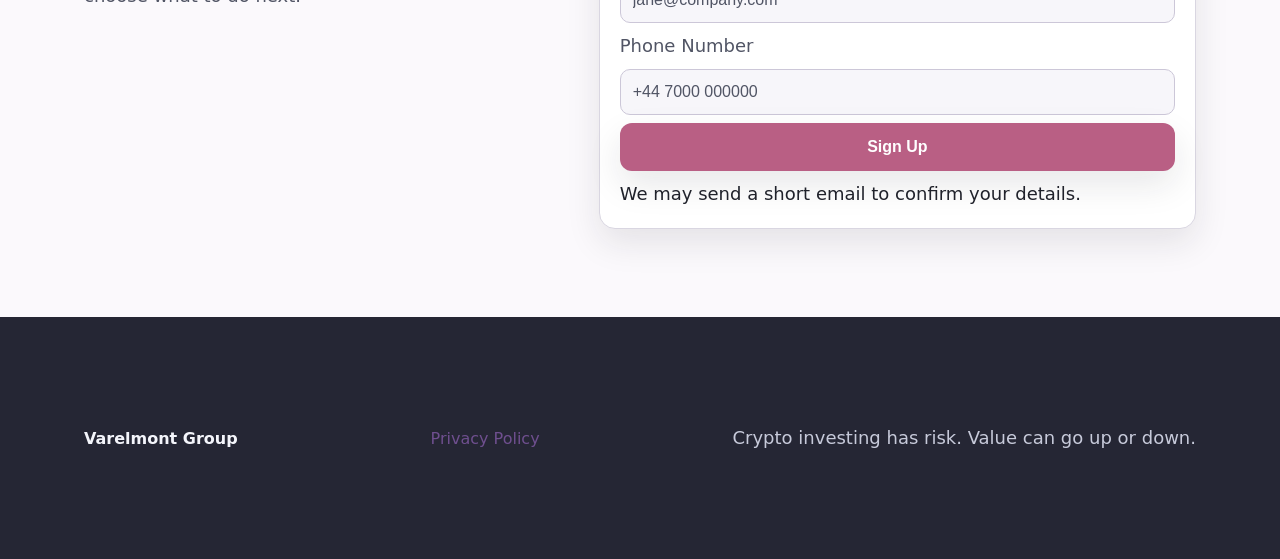
<file: es/index.html>
<!doctype html>
<html lang="en">
<head>
  <meta charset="utf-8">
  <meta name="viewport" content="width=device-width, initial-scale=1">
  <title>Varelmont Group | Crypto Investing Ecosystem | Español</title>
  <meta name="description" content="Varelmont Group explains crypto investing in simple English with clear steps, risks, and transparent performance ranges.">
  <link rel="canonical" href="https://www.varelmontgroup.com/es/index.html">
  <link rel="alternate" hreflang="en" href="https://www.varelmontgroup.com/index.html">
  <link rel="alternate" hreflang="de" href="https://www.varelmontgroup.com/de/index.html">
  <link rel="alternate" hreflang="fr" href="https://www.varelmontgroup.com/fr/index.html">
  <link rel="alternate" hreflang="es" href="https://www.varelmontgroup.com/es/index.html">
  <link rel="alternate" hreflang="it" href="https://www.varelmontgroup.com/it/index.html">
  <link rel="alternate" hreflang="tr" href="https://www.varelmontgroup.com/tr/index.html">
  <link rel="alternate" hreflang="pt" href="https://www.varelmontgroup.com/pt/index.html">
  <link rel="alternate" hreflang="ja" href="https://www.varelmontgroup.com/jp/index.html">
  <link rel="alternate" hreflang="sk" href="https://www.varelmontgroup.com/sk/index.html">
  <link rel="alternate" hreflang="nl-BE" href="https://www.varelmontgroup.com/be/index.html">
  <link rel="alternate" hreflang="x-default" href="https://www.varelmontgroup.com/index.html">
  <meta property="og:title" content="Varelmont Group | Crypto Investing Ecosystem | Español">
  <meta property="og:description" content="Varelmont Group explains crypto investing in simple English with clear steps, risks, and transparent performance ranges.">
  <meta property="og:type" content="website">
  <meta property="og:url" content="https://www.varelmontgroup.com/es/index.html">
  <meta property="og:image" content="https://www.varelmontgroup.com/assets/img/og.jpg">
  <meta name="twitter:card" content="summary_large_image">
  <meta name="twitter:title" content="Varelmont Group | Crypto Investing Ecosystem | Español">
  <meta name="twitter:description" content="Varelmont Group explains crypto investing in simple English with clear steps, risks, and transparent performance ranges.">
  <link rel="stylesheet" href="../assets/style.css">
</head>
<body>
<header class="site-header">
  <div class="container header-wrap">
    <a class="brand" href="../index.html">Varelmont Group</a>
    <nav class="main-nav" aria-label="Main">
      <a href="#market">Why Market</a><a href="#model">How It Works</a><a href="#metrics">Metrics</a><a href="#faq">FAQ</a>
    </nav>
    <div class="header-actions">
      <div class="lang-switcher">
        <button class="lang-pill" aria-haspopup="true" aria-expanded="false">Español</button>
        <div class="lang-menu" role="menu">
<a href="../index.html"><svg viewBox="0 0 3 2" aria-hidden="true"><rect width="3" height="2" fill="#012169"/><path d="M0 0l3 2M3 0L0 2" stroke="#fff" stroke-width=".3"/><path d="M0 0l3 2M3 0L0 2" stroke="#c8102e" stroke-width=".16"/><path d="M1.5 0v2M0 1h3" stroke="#fff" stroke-width=".5"/><path d="M1.5 0v2M0 1h3" stroke="#c8102e" stroke-width=".3"/></svg>English</a>
<a href="../de/index.html"><svg viewBox="0 0 3 2" aria-hidden="true"><rect width="3" height=".666" y="0" fill="#000"/><rect width="3" height=".666" y=".666" fill="#dd0000"/><rect width="3" height=".668" y="1.332" fill="#ffce00"/></svg>Deutsch</a>
<a href="../fr/index.html"><svg viewBox="0 0 3 2" aria-hidden="true"><rect width="1" height="2" fill="#0055a4"/><rect width="1" height="2" x="1" fill="#fff"/><rect width="1" height="2" x="2" fill="#ef4135"/></svg>Français</a>
<a href="../es/index.html"><svg viewBox="0 0 3 2" aria-hidden="true"><rect width="3" height="2" fill="#aa151b"/><rect width="3" height="1" y=".5" fill="#f1bf00"/></svg>Español</a>
<a href="../it/index.html"><svg viewBox="0 0 3 2" aria-hidden="true"><rect width="1" height="2" fill="#009246"/><rect width="1" height="2" x="1" fill="#fff"/><rect width="1" height="2" x="2" fill="#ce2b37"/></svg>Italiano</a>
<a href="../tr/index.html"><svg viewBox="0 0 3 2" aria-hidden="true"><rect width="3" height="2" fill="#e30a17"/><circle cx="1.2" cy="1" r=".45" fill="#fff"/><circle cx="1.3" cy="1" r=".36" fill="#e30a17"/></svg>Türkçe</a>
<a href="../pt/index.html"><svg viewBox="0 0 3 2" aria-hidden="true"><rect width="1.2" height="2" fill="#006600"/><rect width="1.8" height="2" x="1.2" fill="#ff0000"/></svg>Português</a>
<a href="../jp/index.html"><svg viewBox="0 0 3 2" aria-hidden="true"><rect width="3" height="2" fill="#fff"/><circle cx="1.5" cy="1" r=".5" fill="#bc002d"/></svg>日本語</a>
<a href="../sk/index.html"><svg viewBox="0 0 3 2" aria-hidden="true"><rect width="3" height=".666" fill="#fff"/><rect width="3" height=".666" y=".666" fill="#0b4ea2"/><rect width="3" height=".668" y="1.332" fill="#ee1c25"/></svg>Slovak</a>
<a href="../be/index.html"><svg viewBox="0 0 3 2" aria-hidden="true"><rect width="1" height="2" fill="#000"/><rect width="1" height="2" x="1" fill="#ffd90c"/><rect width="1" height="2" x="2" fill="#ef3340"/></svg>Nederlands (BE)</a>
</div>
      </div>
      <a class="btn btn-primary" href="#signup">Sign Up</a>
      <button class="burger" aria-label="Open menu" aria-expanded="false" aria-controls="mobileDrawer"><span></span><span></span><span></span></button>
    </div>
  </div>
</header>
<div id="mobileDrawer" class="drawer" aria-hidden="true">
  <div class="drawer-panel">
    <button class="drawer-close" aria-label="Close menu">×</button>
    <nav class="drawer-nav"><a href="#market">Why Market</a><a href="#model">How It Works</a><a href="#metrics">Metrics</a><a href="#faq">FAQ</a></nav>
    <div class="lang-switcher mobile-only"><button class="lang-pill" aria-haspopup="true" aria-expanded="false">Español</button><div class="lang-menu" role="menu">
<a href="../index.html"><svg viewBox="0 0 3 2" aria-hidden="true"><rect width="3" height="2" fill="#012169"/><path d="M0 0l3 2M3 0L0 2" stroke="#fff" stroke-width=".3"/><path d="M0 0l3 2M3 0L0 2" stroke="#c8102e" stroke-width=".16"/><path d="M1.5 0v2M0 1h3" stroke="#fff" stroke-width=".5"/><path d="M1.5 0v2M0 1h3" stroke="#c8102e" stroke-width=".3"/></svg>English</a>
<a href="../de/index.html"><svg viewBox="0 0 3 2" aria-hidden="true"><rect width="3" height=".666" y="0" fill="#000"/><rect width="3" height=".666" y=".666" fill="#dd0000"/><rect width="3" height=".668" y="1.332" fill="#ffce00"/></svg>Deutsch</a>
<a href="../fr/index.html"><svg viewBox="0 0 3 2" aria-hidden="true"><rect width="1" height="2" fill="#0055a4"/><rect width="1" height="2" x="1" fill="#fff"/><rect width="1" height="2" x="2" fill="#ef4135"/></svg>Français</a>
<a href="../es/index.html"><svg viewBox="0 0 3 2" aria-hidden="true"><rect width="3" height="2" fill="#aa151b"/><rect width="3" height="1" y=".5" fill="#f1bf00"/></svg>Español</a>
<a href="../it/index.html"><svg viewBox="0 0 3 2" aria-hidden="true"><rect width="1" height="2" fill="#009246"/><rect width="1" height="2" x="1" fill="#fff"/><rect width="1" height="2" x="2" fill="#ce2b37"/></svg>Italiano</a>
<a href="../tr/index.html"><svg viewBox="0 0 3 2" aria-hidden="true"><rect width="3" height="2" fill="#e30a17"/><circle cx="1.2" cy="1" r=".45" fill="#fff"/><circle cx="1.3" cy="1" r=".36" fill="#e30a17"/></svg>Türkçe</a>
<a href="../pt/index.html"><svg viewBox="0 0 3 2" aria-hidden="true"><rect width="1.2" height="2" fill="#006600"/><rect width="1.8" height="2" x="1.2" fill="#ff0000"/></svg>Português</a>
<a href="../jp/index.html"><svg viewBox="0 0 3 2" aria-hidden="true"><rect width="3" height="2" fill="#fff"/><circle cx="1.5" cy="1" r=".5" fill="#bc002d"/></svg>日本語</a>
<a href="../sk/index.html"><svg viewBox="0 0 3 2" aria-hidden="true"><rect width="3" height=".666" fill="#fff"/><rect width="3" height=".666" y=".666" fill="#0b4ea2"/><rect width="3" height=".668" y="1.332" fill="#ee1c25"/></svg>Slovak</a>
<a href="../be/index.html"><svg viewBox="0 0 3 2" aria-hidden="true"><rect width="1" height="2" fill="#000"/><rect width="1" height="2" x="1" fill="#ffd90c"/><rect width="1" height="2" x="2" fill="#ef3340"/></svg>Nederlands (BE)</a>
</div></div>
    <a class="btn btn-primary" href="#signup">Sign Up</a>
  </div>
</div>
<main>
<section class="section light hero" id="top">
  <div class="container hero-grid">
    <div>
      <h1>Crypto Investing with Clear Steps</h1>
      <p>Varelmont Group is a crypto investing platform built for investors who want clarity. The cryptocurrency financial ecosystem is growing because global payments, tokenized assets, and on-chain finance are moving into daily use. You get a simple process, transparent data, and a clear risk view before you act. After you sign up, you get instant access to the next steps.</p>
      <div class="performance-panel">
        <h3>Historical outcome range during favorable periods</h3>
        <div class="perf-split"><div><strong>8–15%</strong><span>Monthly range</span></div><div><strong>80–200%</strong><span>Annual range</span></div></div>
        <p class="micro">Returns depend on market conditions. Not guaranteed.</p>
      </div>
    </div>
    <form class="form-card" id="signup" aria-label="Hero sign up form">
      <h3 class="form-title">Start in minutes</h3><p class="form-sub">Simple signup. Clear setup. No extra meetings required.</p>
      <label for="name1">Full Name</label><input id="name1" name="name" placeholder="Jane Miller" required>
      <label for="email1">Professional Email</label><input id="email1" type="email" name="email" placeholder="jane@company.com" required>
      <label for="phone1">Phone Number</label><input id="phone1" name="phone" placeholder="+44 7000 000000" required>
      <button class="btn btn-primary" type="submit">Sign Up</button><small>Secure form. We may send a short email to confirm your details.</small>
    </form>
  </div>
</section>
<section class="section light" id="market"><div class="container split alt"><div><h2>Why the Crypto Investing Market Is Growing</h2><p>Crypto investing now connects payments, savings, and digital ownership in one system. This matters now because more real businesses use blockchain tools every quarter.</p><ul><li>Lower transfer friction means faster global movement of value.</li><li>Tokenized assets open access to markets once hard to enter.</li><li>Public blockchain data improves visibility of market activity.</li></ul><p class="meaning">What it means: crypto investing has real demand drivers, not only hype cycles.</p></div><div class="card visual"><h3>Adoption mix</h3><div class="stack"><span style="width:38%">Payments 38%</span><span style="width:34%">Tokenization 34%</span><span style="width:28%">On-chain finance 28%</span></div><p>Benchmark: Last cycle favored trading over utility.</p><p class="muted">Meaning: utility share is now broader and steadier.</p></div></div></section>
<section class="section dark" id="model"><div class="container split"><div class="card flow"><h3>How crypto investing works</h3><ol><li><b>Sign up</b> and verify basic details.</li><li><b>Review options</b> with clear return and risk notes.</li><li><b>Choose exposure</b> that fits your comfort level.</li><li><b>Track updates</b> on one simple dashboard.</li></ol><p class="muted">What it means: you follow clear steps, not confusing technical workflows.</p></div><div><h2>A simple model in four steps</h2><p>Here is how the cryptocurrency financial ecosystem becomes investable for regular people. Each step reduces confusion and keeps decisions clear.</p><p>After you sign up, you can review the options and choose what to do next.</p></div></div></section>
<section class="section light" id="focus"><div class="container"><h2>What We Focus On</h2><p>We select crypto investing opportunities using practical filters. The goal is simple: focus on activity with visible demand, stable infrastructure, and manageable downside.</p><div class="grid-4"><article class="card"><h3>Real usage first</h3><p>We prioritize products people already use weekly.</p><p class="muted">Signal: active wallet growth.</p></article><article class="card"><h3>Strong execution</h3><p>We track delivery speed across product milestones.</p><p class="muted">Signal: consistent releases.</p></article><article class="card"><h3>Healthy economics</h3><p>We check fee flows and sustainable revenue patterns.</p><p class="muted">Signal: repeat transactions.</p></article><article class="card"><h3>Risk controls</h3><p>We avoid setups with fragile market depth.</p><p class="muted">Signal: stable price gaps.</p></article></div><p class="meaning">What it means: clearer selection helps reduce avoidable downside in crypto investing.</p></div></section>
<section class="section light" id="metrics"><div class="container split alt"><div><h2>Performance Snapshot for Crypto Investing</h2><p>This view shows potential outcomes using cycle-based ranges and a market reference. It gives context, not promises.</p><div class="card waterfall"><h3>Return drivers</h3><div class="wf"><div><span>Entry timing</span><b>+42%</b></div><div><span>Utility growth</span><b>+36%</b></div><div><span>Risk exits</span><b>-18%</b></div><div><span>Fees</span><b>-6%</b></div></div><p>Market reference: average range was 46% in similar windows.</p><p class="muted">Meaning: disciplined entries shape most of the result.</p></div></div><div class="card compare"><h3>Us vs market</h3><div class="bars"><div><label>Varelmont model</label><span><i style="width:74%"></i></span><b>74</b></div><div><label>Market average</label><span><i style="width:49%"></i></span><b>49</b></div></div><p>Scale: 0-100 outcome index across identical periods.</p><p class="muted">Meaning: structured process improved consistency in past cycles.</p></div></div></section>
<section class="section dark" id="insights"><div class="container"><h2>Insights That Drive Returns</h2><p>We keep insights practical. Each signal explains why momentum can build or fade in crypto investing.</p><div class="grid-4 insights"><article class="card"><h3>Network activity</h3><p>Rising active users often lead price movement.</p><p class="muted">Compare with last quarter reference.</p></article><article class="card"><h3>Stable flows</h3><p>Stablecoin growth can support market depth.</p><p class="muted">Compare with six-month median.</p></article><article class="card"><h3>Developer pace</h3><p>More shipped features can improve product demand.</p><p class="muted">Compare with release trend.</p></article><article class="card"><h3>Policy shift</h3><p>Clearer rules can reduce uncertainty fast.</p><p class="muted">Compare with prior policy period.</p></article></div><p class="meaning">What it means: better context helps you avoid emotional decisions.</p></div></section>
<section class="section light" id="risk"><div class="container split"><div class="card matrix"><h3>Risk map</h3><div class="mx"><span>Low impact / Low chance</span><span>Low impact / High chance</span><span>High impact / Low chance</span><span>High impact / High chance</span></div><p>Market reference: keep exposure where chance and impact are both lower.</p><p class="muted">Meaning: risk is managed by size, timing, and exits.</p></div><div><h2>What Could Go Wrong</h2><p>Crypto investing can be volatile, which means prices can change fast in either direction. Platform failures, policy shifts, and crowded trades can also hurt outcomes.</p><ul><li>We use size limits to reduce single-position damage.</li><li>We use staged entries instead of all-in timing.</li><li>We use clear exit triggers when momentum weakens.</li></ul><p class="meaning">What it means: risk cannot be removed, but it can be controlled.</p></div></div></section>
<section class="section light" id="reviews"><div class="container"><h2>Investor Reviews</h2><p>These short reviews show the experience investors describe after joining and following the setup checklist.</p><div class="grid-4 reviews"><article class="card"><div class="review-head"><span class="avatar">AM</span><strong>Alex Morgan</strong><em>VERIFIED</em></div><p class="muted">Product Manager · London</p><p>“I finally understood crypto investing without reading complex reports.”</p></article><article class="card"><div class="review-head"><span class="avatar">SR</span><strong>Sofia Reed</strong><em>VERIFIED</em></div><p class="muted">Consultant · Madrid</p><p>“The step-by-step flow made decisions calmer and much clearer.”</p></article><article class="card"><div class="review-head"><span class="avatar">JL</span><strong>Jonas Lee</strong><em>VERIFIED</em></div><p class="muted">Designer · Berlin</p><p>“Risk notes were plain English, so I knew what to watch.”</p></article><article class="card"><div class="review-head"><span class="avatar">NC</span><strong>Nina Clarke</strong><em>VERIFIED</em></div><p class="muted">Founder · Dublin</p><p>“Sign up was fast, and the next steps were instantly visible.”</p></article></div><p class="meaning">What it means: clarity and process are the main trust drivers.</p></div></section>
<section class="section dark" id="faq"><div class="container"><h2>FAQ</h2><p>Quick answers to common questions before you sign up.</p><div class="faq-list">
<button class="faq-item" aria-expanded="true"><span>What is crypto investing here?</span><p>It is guided access to cryptocurrency financial ecosystem opportunities with clear steps.</p></button>
<button class="faq-item" aria-expanded="false"><span>Why does this matter now?</span><p>Adoption is growing across payments, tokenization, and digital finance products.</p></button>
<button class="faq-item" aria-expanded="false"><span>How fast can I start?</span><p>You can start right after sign up and review setup items instantly.</p></button>
<button class="faq-item" aria-expanded="false"><span>Do you guarantee returns?</span><p>No. Returns depend on market conditions and are never guaranteed.</p></button>
<button class="faq-item" aria-expanded="false"><span>What are the main risks?</span><p>Volatility, policy changes, and timing errors can affect outcomes.</p></button>
<button class="faq-item" aria-expanded="false"><span>Do I need technical knowledge?</span><p>No. Explanations use simple language and practical examples.</p></button>
<button class="faq-item" aria-expanded="false"><span>What happens after Sign Up?</span><p>After you sign up, you will see a clear setup checklist.</p></button>
</div></div></section>
<section class="section light" id="final"><div class="container split alt"><div><h2>Ready to Enter the Cryptocurrency Financial Ecosystem?</h2><p>You now know what this opportunity is, why it matters, how it works, what you get, and what risks to track. The next step is simple registration.</p><p>After you sign up, you can review the options and choose what to do next.</p></div><form class="form-card" aria-label="Final sign up form"><h3 class="form-title">Create your access</h3><p class="form-sub">Clear flow, instant checklist, and transparent next steps.</p><label for="name2">Full Name</label><input id="name2" name="name" placeholder="Jane Miller" required><label for="email2">Professional Email</label><input id="email2" type="email" name="email" placeholder="jane@company.com" required><label for="phone2">Phone Number</label><input id="phone2" name="phone" placeholder="+44 7000 000000" required><button class="btn btn-primary" type="submit">Sign Up</button><small>We may send a short email to confirm your details.</small></form></div></section>
</main>
<footer class="site-footer section dark"><div class="container footer-wrap"><strong>Varelmont Group</strong><a href="#" id="privacyOpen">Privacy Policy</a><p>Crypto investing has risk. Value can go up or down.</p></div></footer>
<div class="modal" id="privacyModal" aria-hidden="true" role="dialog" aria-labelledby="privacyTitle"><div class="modal-card"><button class="modal-x" aria-label="Close privacy">×</button><h3 id="privacyTitle">Privacy Policy</h3><div class="modal-content"><h4>Introduction</h4><p>We explain how we collect and use your data in clear language.</p><h4>Data collection</h4><p>We collect name, email, phone, and basic device data.</p><h4>Legal basis</h4><p>We process data to provide access and meet legal obligations.</p><h4>Cookies</h4><p>Cookies help site performance and remember your settings.</p><h4>Retention</h4><p>We keep data only as long as needed for service and law.</p><h4>Third-party sharing</h4><p>Trusted providers process data for hosting, email, and analytics.</p><h4>Security</h4><p>We use encryption, restricted access, and monitoring controls.</p><h4>User rights</h4><p>You can request access, correction, deletion, or export of data.</p><h4>International transfers</h4><p>Data may be processed across regions with contractual safeguards.</p><h4>Industry risk disclosure</h4><p>Digital asset markets are volatile and outcomes are not guaranteed.</p><h4>Contact</h4><p>Email: privacy@varelmontgroup.com</p></div><div class="modal-footer"><button class="btn btn-ghost" id="privacyClose">Close</button></div></div></div>
<script type="application/ld+json">{"@context":"https://schema.org","@graph":[{"@type":"Organization","name":"Varelmont Group","url":"https://www.varelmontgroup.com"},{"@type":"WebSite","name":"Varelmont Group","url":"https://www.varelmontgroup.com"},{"@type":"FAQPage","mainEntity":[{"@type":"Question","name":"What is crypto investing here?","acceptedAnswer":{"@type":"Answer","text":"It is guided access to cryptocurrency financial ecosystem opportunities with clear steps."}}]},{"@type":"Review","author":{"@type":"Person","name":"Alex Morgan"},"reviewBody":"I finally understood crypto investing without reading complex reports.","reviewRating":{"@type":"Rating","ratingValue":"5"}}]}</script>
<script src="../assets/app.js" defer></script>
</body></html>
</file>
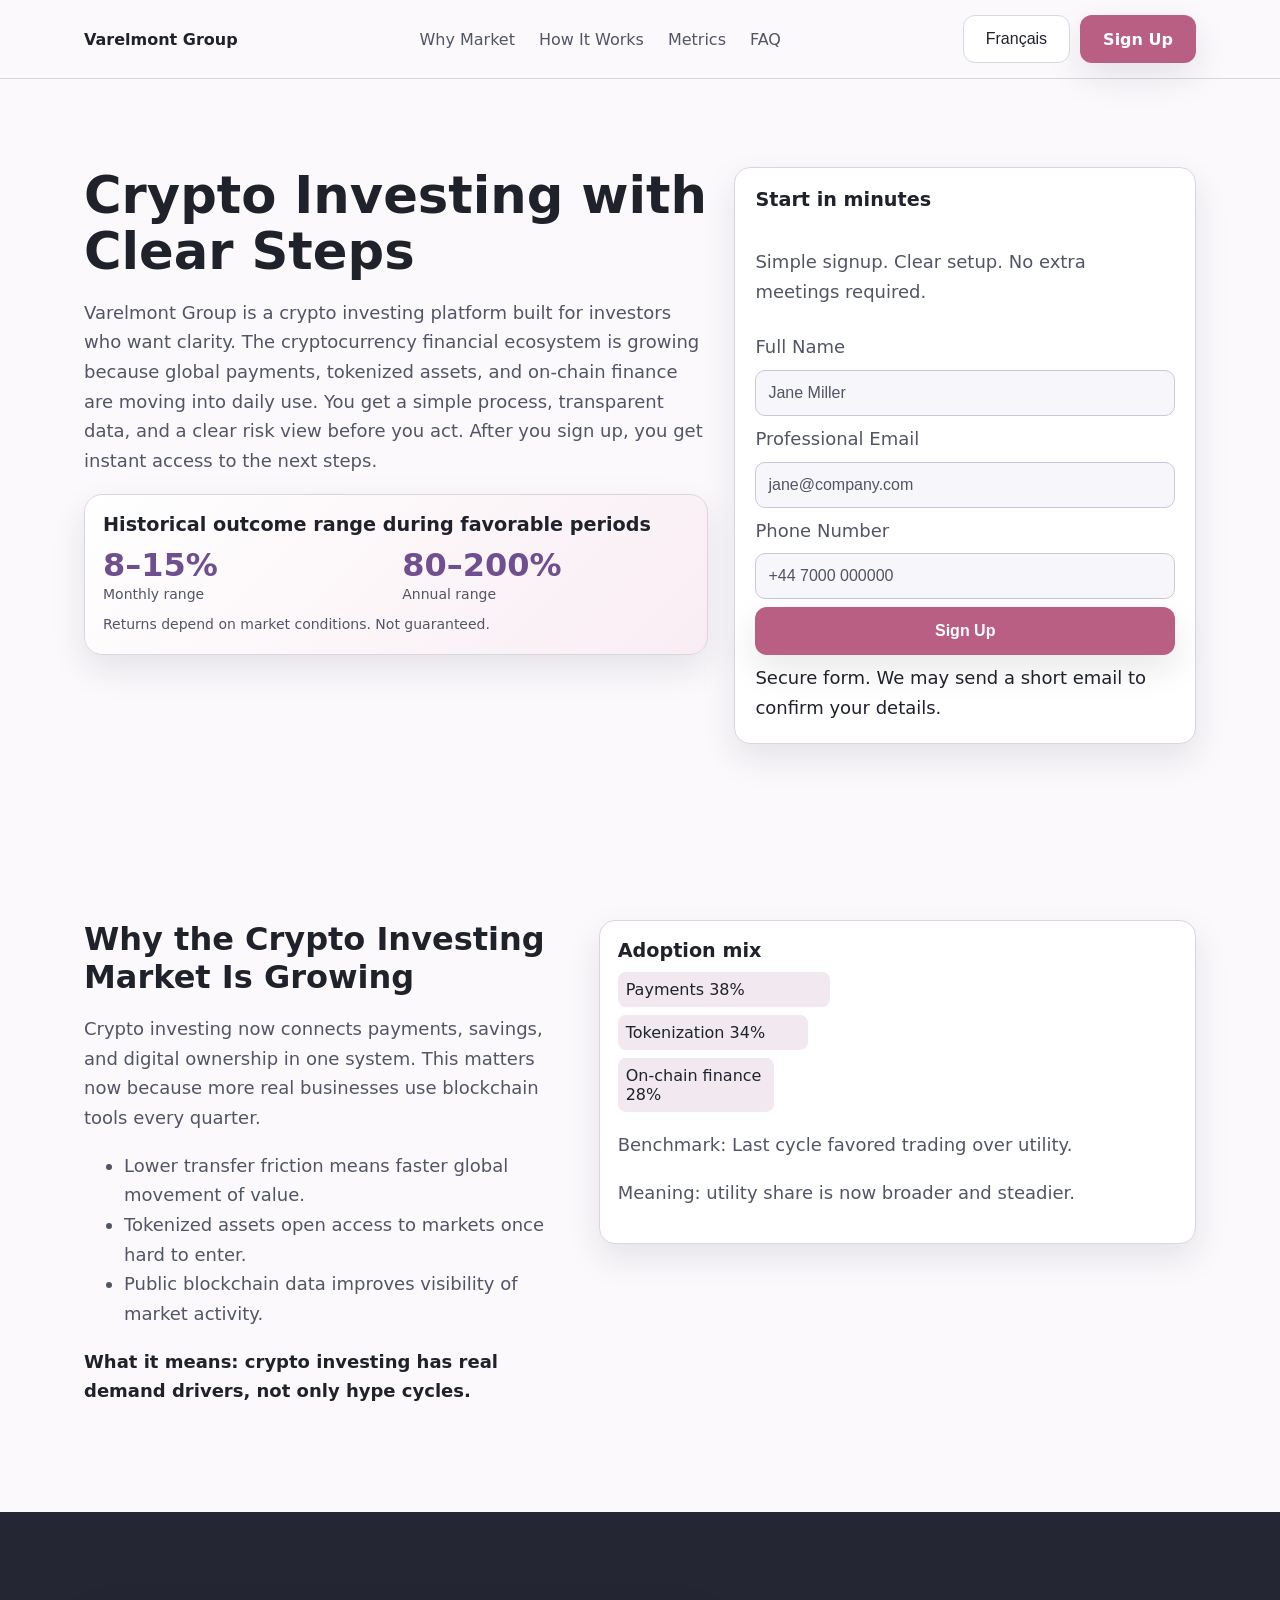
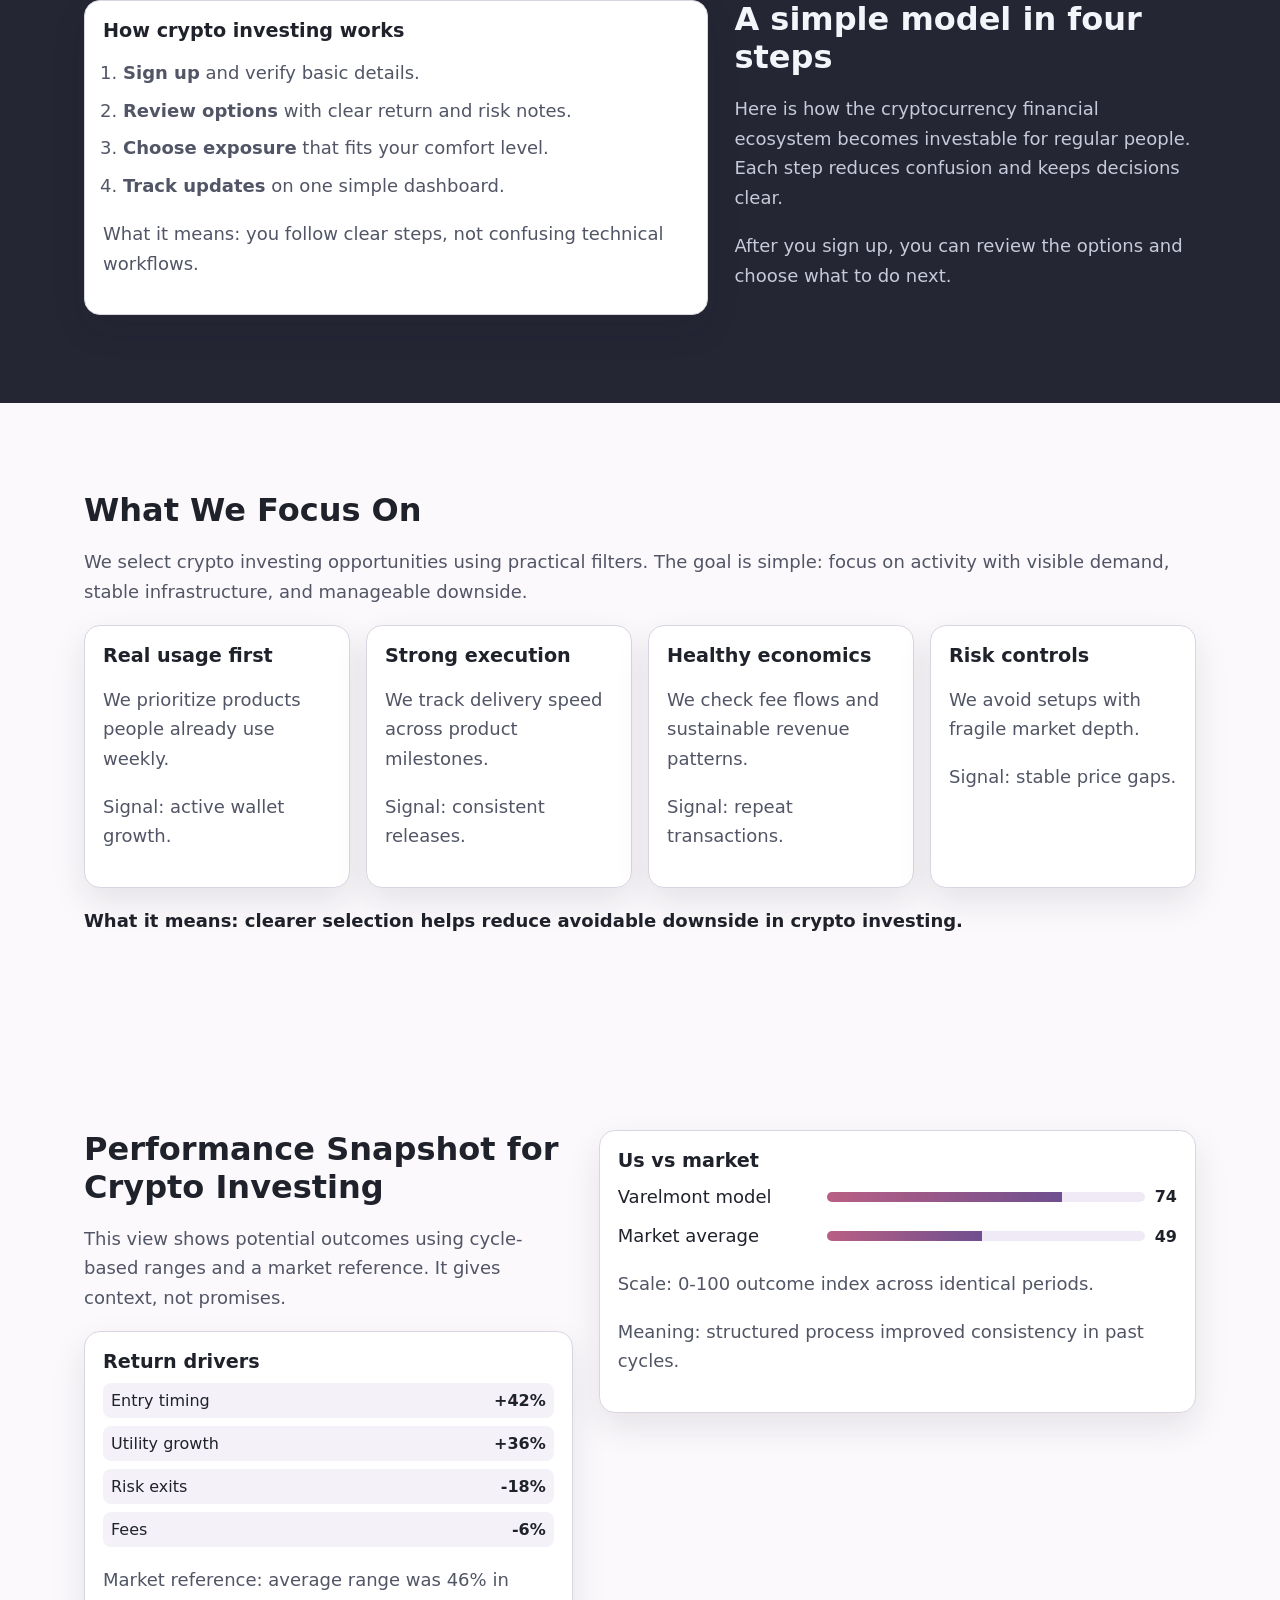
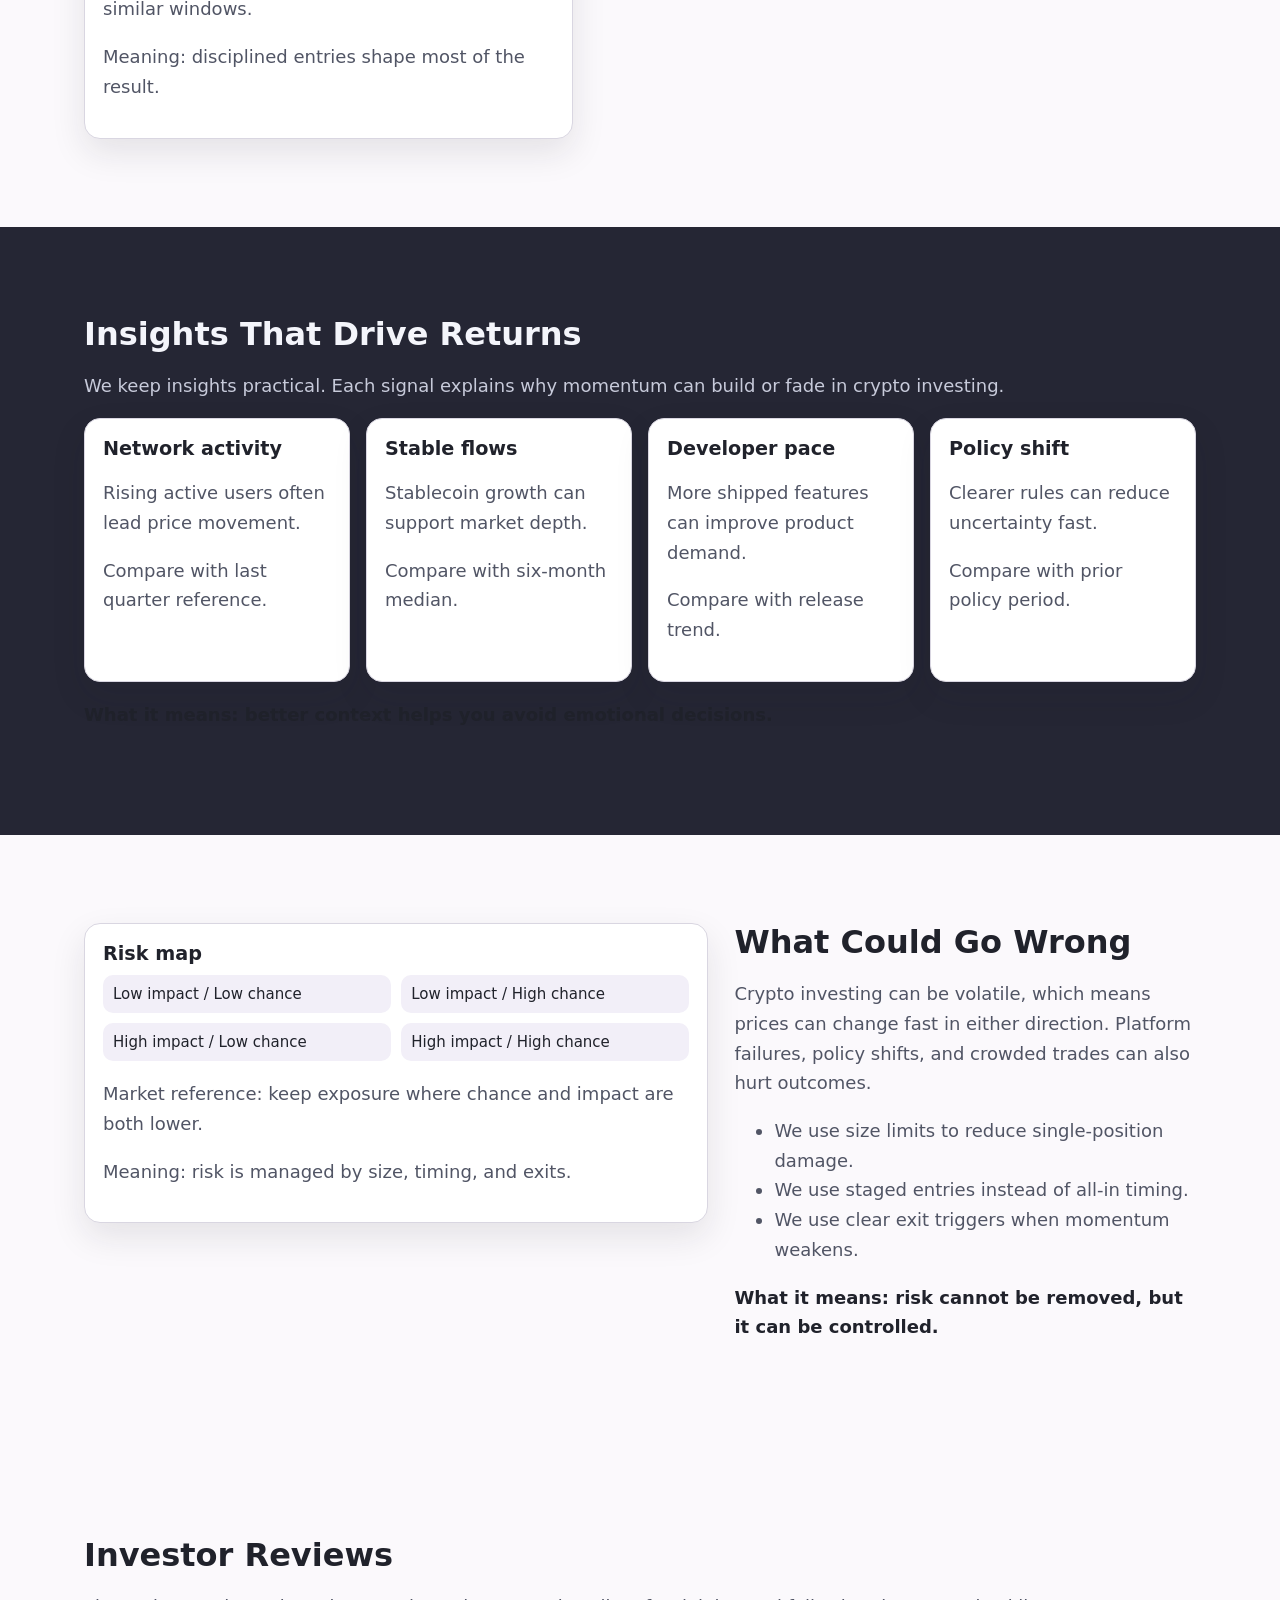
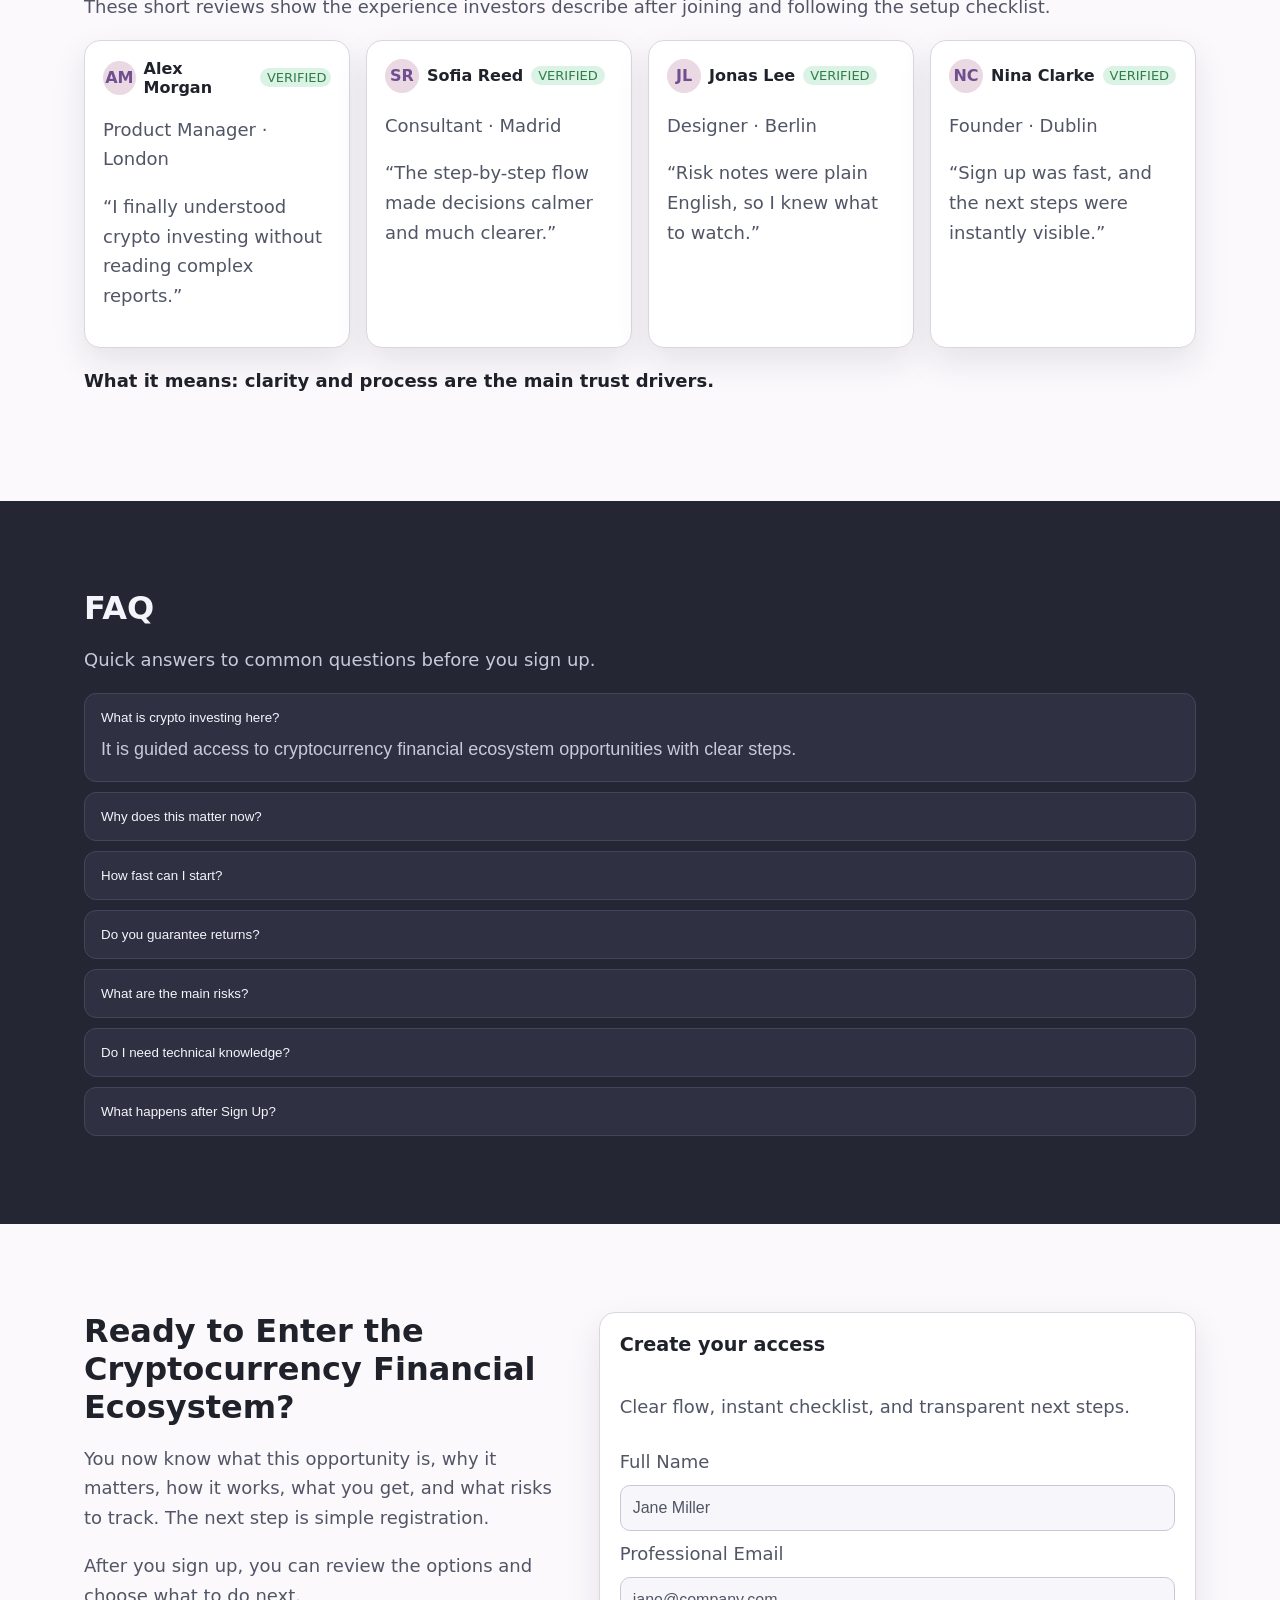
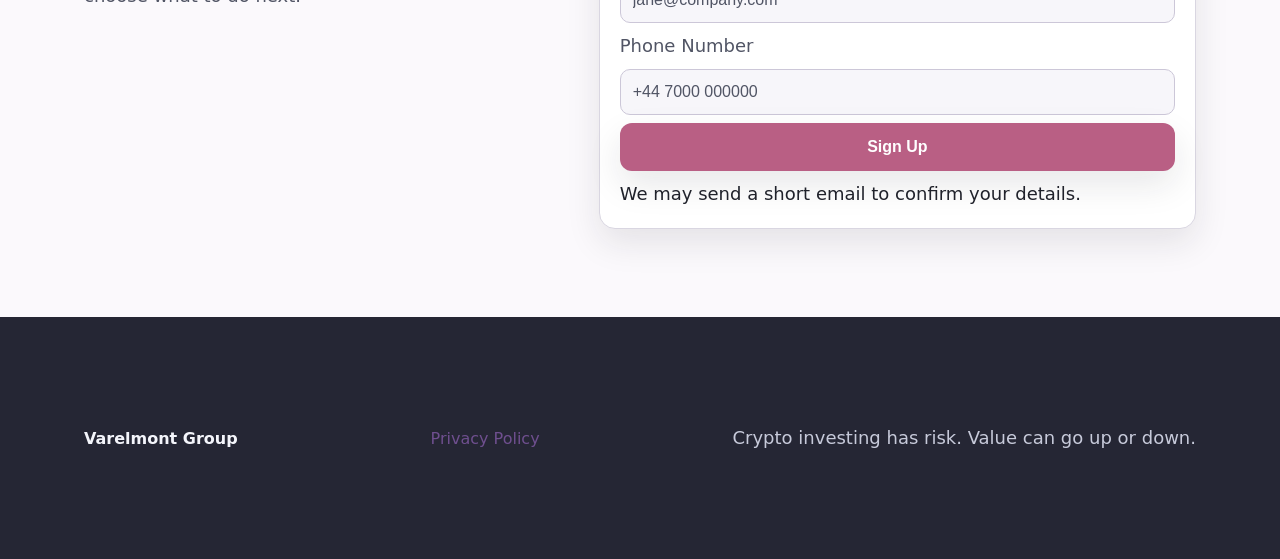
<file: fr/index.html>
<!doctype html>
<html lang="en">
<head>
  <meta charset="utf-8">
  <meta name="viewport" content="width=device-width, initial-scale=1">
  <title>Varelmont Group | Crypto Investing Ecosystem | Français</title>
  <meta name="description" content="Varelmont Group explains crypto investing in simple English with clear steps, risks, and transparent performance ranges.">
  <link rel="canonical" href="https://www.varelmontgroup.com/fr/index.html">
  <link rel="alternate" hreflang="en" href="https://www.varelmontgroup.com/index.html">
  <link rel="alternate" hreflang="de" href="https://www.varelmontgroup.com/de/index.html">
  <link rel="alternate" hreflang="fr" href="https://www.varelmontgroup.com/fr/index.html">
  <link rel="alternate" hreflang="es" href="https://www.varelmontgroup.com/es/index.html">
  <link rel="alternate" hreflang="it" href="https://www.varelmontgroup.com/it/index.html">
  <link rel="alternate" hreflang="tr" href="https://www.varelmontgroup.com/tr/index.html">
  <link rel="alternate" hreflang="pt" href="https://www.varelmontgroup.com/pt/index.html">
  <link rel="alternate" hreflang="ja" href="https://www.varelmontgroup.com/jp/index.html">
  <link rel="alternate" hreflang="sk" href="https://www.varelmontgroup.com/sk/index.html">
  <link rel="alternate" hreflang="nl-BE" href="https://www.varelmontgroup.com/be/index.html">
  <link rel="alternate" hreflang="x-default" href="https://www.varelmontgroup.com/index.html">
  <meta property="og:title" content="Varelmont Group | Crypto Investing Ecosystem | Français">
  <meta property="og:description" content="Varelmont Group explains crypto investing in simple English with clear steps, risks, and transparent performance ranges.">
  <meta property="og:type" content="website">
  <meta property="og:url" content="https://www.varelmontgroup.com/fr/index.html">
  <meta property="og:image" content="https://www.varelmontgroup.com/assets/img/og.jpg">
  <meta name="twitter:card" content="summary_large_image">
  <meta name="twitter:title" content="Varelmont Group | Crypto Investing Ecosystem | Français">
  <meta name="twitter:description" content="Varelmont Group explains crypto investing in simple English with clear steps, risks, and transparent performance ranges.">
  <link rel="stylesheet" href="../assets/style.css">
</head>
<body>
<header class="site-header">
  <div class="container header-wrap">
    <a class="brand" href="../index.html">Varelmont Group</a>
    <nav class="main-nav" aria-label="Main">
      <a href="#market">Why Market</a><a href="#model">How It Works</a><a href="#metrics">Metrics</a><a href="#faq">FAQ</a>
    </nav>
    <div class="header-actions">
      <div class="lang-switcher">
        <button class="lang-pill" aria-haspopup="true" aria-expanded="false">Français</button>
        <div class="lang-menu" role="menu">
<a href="../index.html"><svg viewBox="0 0 3 2" aria-hidden="true"><rect width="3" height="2" fill="#012169"/><path d="M0 0l3 2M3 0L0 2" stroke="#fff" stroke-width=".3"/><path d="M0 0l3 2M3 0L0 2" stroke="#c8102e" stroke-width=".16"/><path d="M1.5 0v2M0 1h3" stroke="#fff" stroke-width=".5"/><path d="M1.5 0v2M0 1h3" stroke="#c8102e" stroke-width=".3"/></svg>English</a>
<a href="../de/index.html"><svg viewBox="0 0 3 2" aria-hidden="true"><rect width="3" height=".666" y="0" fill="#000"/><rect width="3" height=".666" y=".666" fill="#dd0000"/><rect width="3" height=".668" y="1.332" fill="#ffce00"/></svg>Deutsch</a>
<a href="../fr/index.html"><svg viewBox="0 0 3 2" aria-hidden="true"><rect width="1" height="2" fill="#0055a4"/><rect width="1" height="2" x="1" fill="#fff"/><rect width="1" height="2" x="2" fill="#ef4135"/></svg>Français</a>
<a href="../es/index.html"><svg viewBox="0 0 3 2" aria-hidden="true"><rect width="3" height="2" fill="#aa151b"/><rect width="3" height="1" y=".5" fill="#f1bf00"/></svg>Español</a>
<a href="../it/index.html"><svg viewBox="0 0 3 2" aria-hidden="true"><rect width="1" height="2" fill="#009246"/><rect width="1" height="2" x="1" fill="#fff"/><rect width="1" height="2" x="2" fill="#ce2b37"/></svg>Italiano</a>
<a href="../tr/index.html"><svg viewBox="0 0 3 2" aria-hidden="true"><rect width="3" height="2" fill="#e30a17"/><circle cx="1.2" cy="1" r=".45" fill="#fff"/><circle cx="1.3" cy="1" r=".36" fill="#e30a17"/></svg>Türkçe</a>
<a href="../pt/index.html"><svg viewBox="0 0 3 2" aria-hidden="true"><rect width="1.2" height="2" fill="#006600"/><rect width="1.8" height="2" x="1.2" fill="#ff0000"/></svg>Português</a>
<a href="../jp/index.html"><svg viewBox="0 0 3 2" aria-hidden="true"><rect width="3" height="2" fill="#fff"/><circle cx="1.5" cy="1" r=".5" fill="#bc002d"/></svg>日本語</a>
<a href="../sk/index.html"><svg viewBox="0 0 3 2" aria-hidden="true"><rect width="3" height=".666" fill="#fff"/><rect width="3" height=".666" y=".666" fill="#0b4ea2"/><rect width="3" height=".668" y="1.332" fill="#ee1c25"/></svg>Slovak</a>
<a href="../be/index.html"><svg viewBox="0 0 3 2" aria-hidden="true"><rect width="1" height="2" fill="#000"/><rect width="1" height="2" x="1" fill="#ffd90c"/><rect width="1" height="2" x="2" fill="#ef3340"/></svg>Nederlands (BE)</a>
</div>
      </div>
      <a class="btn btn-primary" href="#signup">Sign Up</a>
      <button class="burger" aria-label="Open menu" aria-expanded="false" aria-controls="mobileDrawer"><span></span><span></span><span></span></button>
    </div>
  </div>
</header>
<div id="mobileDrawer" class="drawer" aria-hidden="true">
  <div class="drawer-panel">
    <button class="drawer-close" aria-label="Close menu">×</button>
    <nav class="drawer-nav"><a href="#market">Why Market</a><a href="#model">How It Works</a><a href="#metrics">Metrics</a><a href="#faq">FAQ</a></nav>
    <div class="lang-switcher mobile-only"><button class="lang-pill" aria-haspopup="true" aria-expanded="false">Français</button><div class="lang-menu" role="menu">
<a href="../index.html"><svg viewBox="0 0 3 2" aria-hidden="true"><rect width="3" height="2" fill="#012169"/><path d="M0 0l3 2M3 0L0 2" stroke="#fff" stroke-width=".3"/><path d="M0 0l3 2M3 0L0 2" stroke="#c8102e" stroke-width=".16"/><path d="M1.5 0v2M0 1h3" stroke="#fff" stroke-width=".5"/><path d="M1.5 0v2M0 1h3" stroke="#c8102e" stroke-width=".3"/></svg>English</a>
<a href="../de/index.html"><svg viewBox="0 0 3 2" aria-hidden="true"><rect width="3" height=".666" y="0" fill="#000"/><rect width="3" height=".666" y=".666" fill="#dd0000"/><rect width="3" height=".668" y="1.332" fill="#ffce00"/></svg>Deutsch</a>
<a href="../fr/index.html"><svg viewBox="0 0 3 2" aria-hidden="true"><rect width="1" height="2" fill="#0055a4"/><rect width="1" height="2" x="1" fill="#fff"/><rect width="1" height="2" x="2" fill="#ef4135"/></svg>Français</a>
<a href="../es/index.html"><svg viewBox="0 0 3 2" aria-hidden="true"><rect width="3" height="2" fill="#aa151b"/><rect width="3" height="1" y=".5" fill="#f1bf00"/></svg>Español</a>
<a href="../it/index.html"><svg viewBox="0 0 3 2" aria-hidden="true"><rect width="1" height="2" fill="#009246"/><rect width="1" height="2" x="1" fill="#fff"/><rect width="1" height="2" x="2" fill="#ce2b37"/></svg>Italiano</a>
<a href="../tr/index.html"><svg viewBox="0 0 3 2" aria-hidden="true"><rect width="3" height="2" fill="#e30a17"/><circle cx="1.2" cy="1" r=".45" fill="#fff"/><circle cx="1.3" cy="1" r=".36" fill="#e30a17"/></svg>Türkçe</a>
<a href="../pt/index.html"><svg viewBox="0 0 3 2" aria-hidden="true"><rect width="1.2" height="2" fill="#006600"/><rect width="1.8" height="2" x="1.2" fill="#ff0000"/></svg>Português</a>
<a href="../jp/index.html"><svg viewBox="0 0 3 2" aria-hidden="true"><rect width="3" height="2" fill="#fff"/><circle cx="1.5" cy="1" r=".5" fill="#bc002d"/></svg>日本語</a>
<a href="../sk/index.html"><svg viewBox="0 0 3 2" aria-hidden="true"><rect width="3" height=".666" fill="#fff"/><rect width="3" height=".666" y=".666" fill="#0b4ea2"/><rect width="3" height=".668" y="1.332" fill="#ee1c25"/></svg>Slovak</a>
<a href="../be/index.html"><svg viewBox="0 0 3 2" aria-hidden="true"><rect width="1" height="2" fill="#000"/><rect width="1" height="2" x="1" fill="#ffd90c"/><rect width="1" height="2" x="2" fill="#ef3340"/></svg>Nederlands (BE)</a>
</div></div>
    <a class="btn btn-primary" href="#signup">Sign Up</a>
  </div>
</div>
<main>
<section class="section light hero" id="top">
  <div class="container hero-grid">
    <div>
      <h1>Crypto Investing with Clear Steps</h1>
      <p>Varelmont Group is a crypto investing platform built for investors who want clarity. The cryptocurrency financial ecosystem is growing because global payments, tokenized assets, and on-chain finance are moving into daily use. You get a simple process, transparent data, and a clear risk view before you act. After you sign up, you get instant access to the next steps.</p>
      <div class="performance-panel">
        <h3>Historical outcome range during favorable periods</h3>
        <div class="perf-split"><div><strong>8–15%</strong><span>Monthly range</span></div><div><strong>80–200%</strong><span>Annual range</span></div></div>
        <p class="micro">Returns depend on market conditions. Not guaranteed.</p>
      </div>
    </div>
    <form class="form-card" id="signup" aria-label="Hero sign up form">
      <h3 class="form-title">Start in minutes</h3><p class="form-sub">Simple signup. Clear setup. No extra meetings required.</p>
      <label for="name1">Full Name</label><input id="name1" name="name" placeholder="Jane Miller" required>
      <label for="email1">Professional Email</label><input id="email1" type="email" name="email" placeholder="jane@company.com" required>
      <label for="phone1">Phone Number</label><input id="phone1" name="phone" placeholder="+44 7000 000000" required>
      <button class="btn btn-primary" type="submit">Sign Up</button><small>Secure form. We may send a short email to confirm your details.</small>
    </form>
  </div>
</section>
<section class="section light" id="market"><div class="container split alt"><div><h2>Why the Crypto Investing Market Is Growing</h2><p>Crypto investing now connects payments, savings, and digital ownership in one system. This matters now because more real businesses use blockchain tools every quarter.</p><ul><li>Lower transfer friction means faster global movement of value.</li><li>Tokenized assets open access to markets once hard to enter.</li><li>Public blockchain data improves visibility of market activity.</li></ul><p class="meaning">What it means: crypto investing has real demand drivers, not only hype cycles.</p></div><div class="card visual"><h3>Adoption mix</h3><div class="stack"><span style="width:38%">Payments 38%</span><span style="width:34%">Tokenization 34%</span><span style="width:28%">On-chain finance 28%</span></div><p>Benchmark: Last cycle favored trading over utility.</p><p class="muted">Meaning: utility share is now broader and steadier.</p></div></div></section>
<section class="section dark" id="model"><div class="container split"><div class="card flow"><h3>How crypto investing works</h3><ol><li><b>Sign up</b> and verify basic details.</li><li><b>Review options</b> with clear return and risk notes.</li><li><b>Choose exposure</b> that fits your comfort level.</li><li><b>Track updates</b> on one simple dashboard.</li></ol><p class="muted">What it means: you follow clear steps, not confusing technical workflows.</p></div><div><h2>A simple model in four steps</h2><p>Here is how the cryptocurrency financial ecosystem becomes investable for regular people. Each step reduces confusion and keeps decisions clear.</p><p>After you sign up, you can review the options and choose what to do next.</p></div></div></section>
<section class="section light" id="focus"><div class="container"><h2>What We Focus On</h2><p>We select crypto investing opportunities using practical filters. The goal is simple: focus on activity with visible demand, stable infrastructure, and manageable downside.</p><div class="grid-4"><article class="card"><h3>Real usage first</h3><p>We prioritize products people already use weekly.</p><p class="muted">Signal: active wallet growth.</p></article><article class="card"><h3>Strong execution</h3><p>We track delivery speed across product milestones.</p><p class="muted">Signal: consistent releases.</p></article><article class="card"><h3>Healthy economics</h3><p>We check fee flows and sustainable revenue patterns.</p><p class="muted">Signal: repeat transactions.</p></article><article class="card"><h3>Risk controls</h3><p>We avoid setups with fragile market depth.</p><p class="muted">Signal: stable price gaps.</p></article></div><p class="meaning">What it means: clearer selection helps reduce avoidable downside in crypto investing.</p></div></section>
<section class="section light" id="metrics"><div class="container split alt"><div><h2>Performance Snapshot for Crypto Investing</h2><p>This view shows potential outcomes using cycle-based ranges and a market reference. It gives context, not promises.</p><div class="card waterfall"><h3>Return drivers</h3><div class="wf"><div><span>Entry timing</span><b>+42%</b></div><div><span>Utility growth</span><b>+36%</b></div><div><span>Risk exits</span><b>-18%</b></div><div><span>Fees</span><b>-6%</b></div></div><p>Market reference: average range was 46% in similar windows.</p><p class="muted">Meaning: disciplined entries shape most of the result.</p></div></div><div class="card compare"><h3>Us vs market</h3><div class="bars"><div><label>Varelmont model</label><span><i style="width:74%"></i></span><b>74</b></div><div><label>Market average</label><span><i style="width:49%"></i></span><b>49</b></div></div><p>Scale: 0-100 outcome index across identical periods.</p><p class="muted">Meaning: structured process improved consistency in past cycles.</p></div></div></section>
<section class="section dark" id="insights"><div class="container"><h2>Insights That Drive Returns</h2><p>We keep insights practical. Each signal explains why momentum can build or fade in crypto investing.</p><div class="grid-4 insights"><article class="card"><h3>Network activity</h3><p>Rising active users often lead price movement.</p><p class="muted">Compare with last quarter reference.</p></article><article class="card"><h3>Stable flows</h3><p>Stablecoin growth can support market depth.</p><p class="muted">Compare with six-month median.</p></article><article class="card"><h3>Developer pace</h3><p>More shipped features can improve product demand.</p><p class="muted">Compare with release trend.</p></article><article class="card"><h3>Policy shift</h3><p>Clearer rules can reduce uncertainty fast.</p><p class="muted">Compare with prior policy period.</p></article></div><p class="meaning">What it means: better context helps you avoid emotional decisions.</p></div></section>
<section class="section light" id="risk"><div class="container split"><div class="card matrix"><h3>Risk map</h3><div class="mx"><span>Low impact / Low chance</span><span>Low impact / High chance</span><span>High impact / Low chance</span><span>High impact / High chance</span></div><p>Market reference: keep exposure where chance and impact are both lower.</p><p class="muted">Meaning: risk is managed by size, timing, and exits.</p></div><div><h2>What Could Go Wrong</h2><p>Crypto investing can be volatile, which means prices can change fast in either direction. Platform failures, policy shifts, and crowded trades can also hurt outcomes.</p><ul><li>We use size limits to reduce single-position damage.</li><li>We use staged entries instead of all-in timing.</li><li>We use clear exit triggers when momentum weakens.</li></ul><p class="meaning">What it means: risk cannot be removed, but it can be controlled.</p></div></div></section>
<section class="section light" id="reviews"><div class="container"><h2>Investor Reviews</h2><p>These short reviews show the experience investors describe after joining and following the setup checklist.</p><div class="grid-4 reviews"><article class="card"><div class="review-head"><span class="avatar">AM</span><strong>Alex Morgan</strong><em>VERIFIED</em></div><p class="muted">Product Manager · London</p><p>“I finally understood crypto investing without reading complex reports.”</p></article><article class="card"><div class="review-head"><span class="avatar">SR</span><strong>Sofia Reed</strong><em>VERIFIED</em></div><p class="muted">Consultant · Madrid</p><p>“The step-by-step flow made decisions calmer and much clearer.”</p></article><article class="card"><div class="review-head"><span class="avatar">JL</span><strong>Jonas Lee</strong><em>VERIFIED</em></div><p class="muted">Designer · Berlin</p><p>“Risk notes were plain English, so I knew what to watch.”</p></article><article class="card"><div class="review-head"><span class="avatar">NC</span><strong>Nina Clarke</strong><em>VERIFIED</em></div><p class="muted">Founder · Dublin</p><p>“Sign up was fast, and the next steps were instantly visible.”</p></article></div><p class="meaning">What it means: clarity and process are the main trust drivers.</p></div></section>
<section class="section dark" id="faq"><div class="container"><h2>FAQ</h2><p>Quick answers to common questions before you sign up.</p><div class="faq-list">
<button class="faq-item" aria-expanded="true"><span>What is crypto investing here?</span><p>It is guided access to cryptocurrency financial ecosystem opportunities with clear steps.</p></button>
<button class="faq-item" aria-expanded="false"><span>Why does this matter now?</span><p>Adoption is growing across payments, tokenization, and digital finance products.</p></button>
<button class="faq-item" aria-expanded="false"><span>How fast can I start?</span><p>You can start right after sign up and review setup items instantly.</p></button>
<button class="faq-item" aria-expanded="false"><span>Do you guarantee returns?</span><p>No. Returns depend on market conditions and are never guaranteed.</p></button>
<button class="faq-item" aria-expanded="false"><span>What are the main risks?</span><p>Volatility, policy changes, and timing errors can affect outcomes.</p></button>
<button class="faq-item" aria-expanded="false"><span>Do I need technical knowledge?</span><p>No. Explanations use simple language and practical examples.</p></button>
<button class="faq-item" aria-expanded="false"><span>What happens after Sign Up?</span><p>After you sign up, you will see a clear setup checklist.</p></button>
</div></div></section>
<section class="section light" id="final"><div class="container split alt"><div><h2>Ready to Enter the Cryptocurrency Financial Ecosystem?</h2><p>You now know what this opportunity is, why it matters, how it works, what you get, and what risks to track. The next step is simple registration.</p><p>After you sign up, you can review the options and choose what to do next.</p></div><form class="form-card" aria-label="Final sign up form"><h3 class="form-title">Create your access</h3><p class="form-sub">Clear flow, instant checklist, and transparent next steps.</p><label for="name2">Full Name</label><input id="name2" name="name" placeholder="Jane Miller" required><label for="email2">Professional Email</label><input id="email2" type="email" name="email" placeholder="jane@company.com" required><label for="phone2">Phone Number</label><input id="phone2" name="phone" placeholder="+44 7000 000000" required><button class="btn btn-primary" type="submit">Sign Up</button><small>We may send a short email to confirm your details.</small></form></div></section>
</main>
<footer class="site-footer section dark"><div class="container footer-wrap"><strong>Varelmont Group</strong><a href="#" id="privacyOpen">Privacy Policy</a><p>Crypto investing has risk. Value can go up or down.</p></div></footer>
<div class="modal" id="privacyModal" aria-hidden="true" role="dialog" aria-labelledby="privacyTitle"><div class="modal-card"><button class="modal-x" aria-label="Close privacy">×</button><h3 id="privacyTitle">Privacy Policy</h3><div class="modal-content"><h4>Introduction</h4><p>We explain how we collect and use your data in clear language.</p><h4>Data collection</h4><p>We collect name, email, phone, and basic device data.</p><h4>Legal basis</h4><p>We process data to provide access and meet legal obligations.</p><h4>Cookies</h4><p>Cookies help site performance and remember your settings.</p><h4>Retention</h4><p>We keep data only as long as needed for service and law.</p><h4>Third-party sharing</h4><p>Trusted providers process data for hosting, email, and analytics.</p><h4>Security</h4><p>We use encryption, restricted access, and monitoring controls.</p><h4>User rights</h4><p>You can request access, correction, deletion, or export of data.</p><h4>International transfers</h4><p>Data may be processed across regions with contractual safeguards.</p><h4>Industry risk disclosure</h4><p>Digital asset markets are volatile and outcomes are not guaranteed.</p><h4>Contact</h4><p>Email: privacy@varelmontgroup.com</p></div><div class="modal-footer"><button class="btn btn-ghost" id="privacyClose">Close</button></div></div></div>
<script type="application/ld+json">{"@context":"https://schema.org","@graph":[{"@type":"Organization","name":"Varelmont Group","url":"https://www.varelmontgroup.com"},{"@type":"WebSite","name":"Varelmont Group","url":"https://www.varelmontgroup.com"},{"@type":"FAQPage","mainEntity":[{"@type":"Question","name":"What is crypto investing here?","acceptedAnswer":{"@type":"Answer","text":"It is guided access to cryptocurrency financial ecosystem opportunities with clear steps."}}]},{"@type":"Review","author":{"@type":"Person","name":"Alex Morgan"},"reviewBody":"I finally understood crypto investing without reading complex reports.","reviewRating":{"@type":"Rating","ratingValue":"5"}}]}</script>
<script src="../assets/app.js" defer></script>
</body></html>
</file>
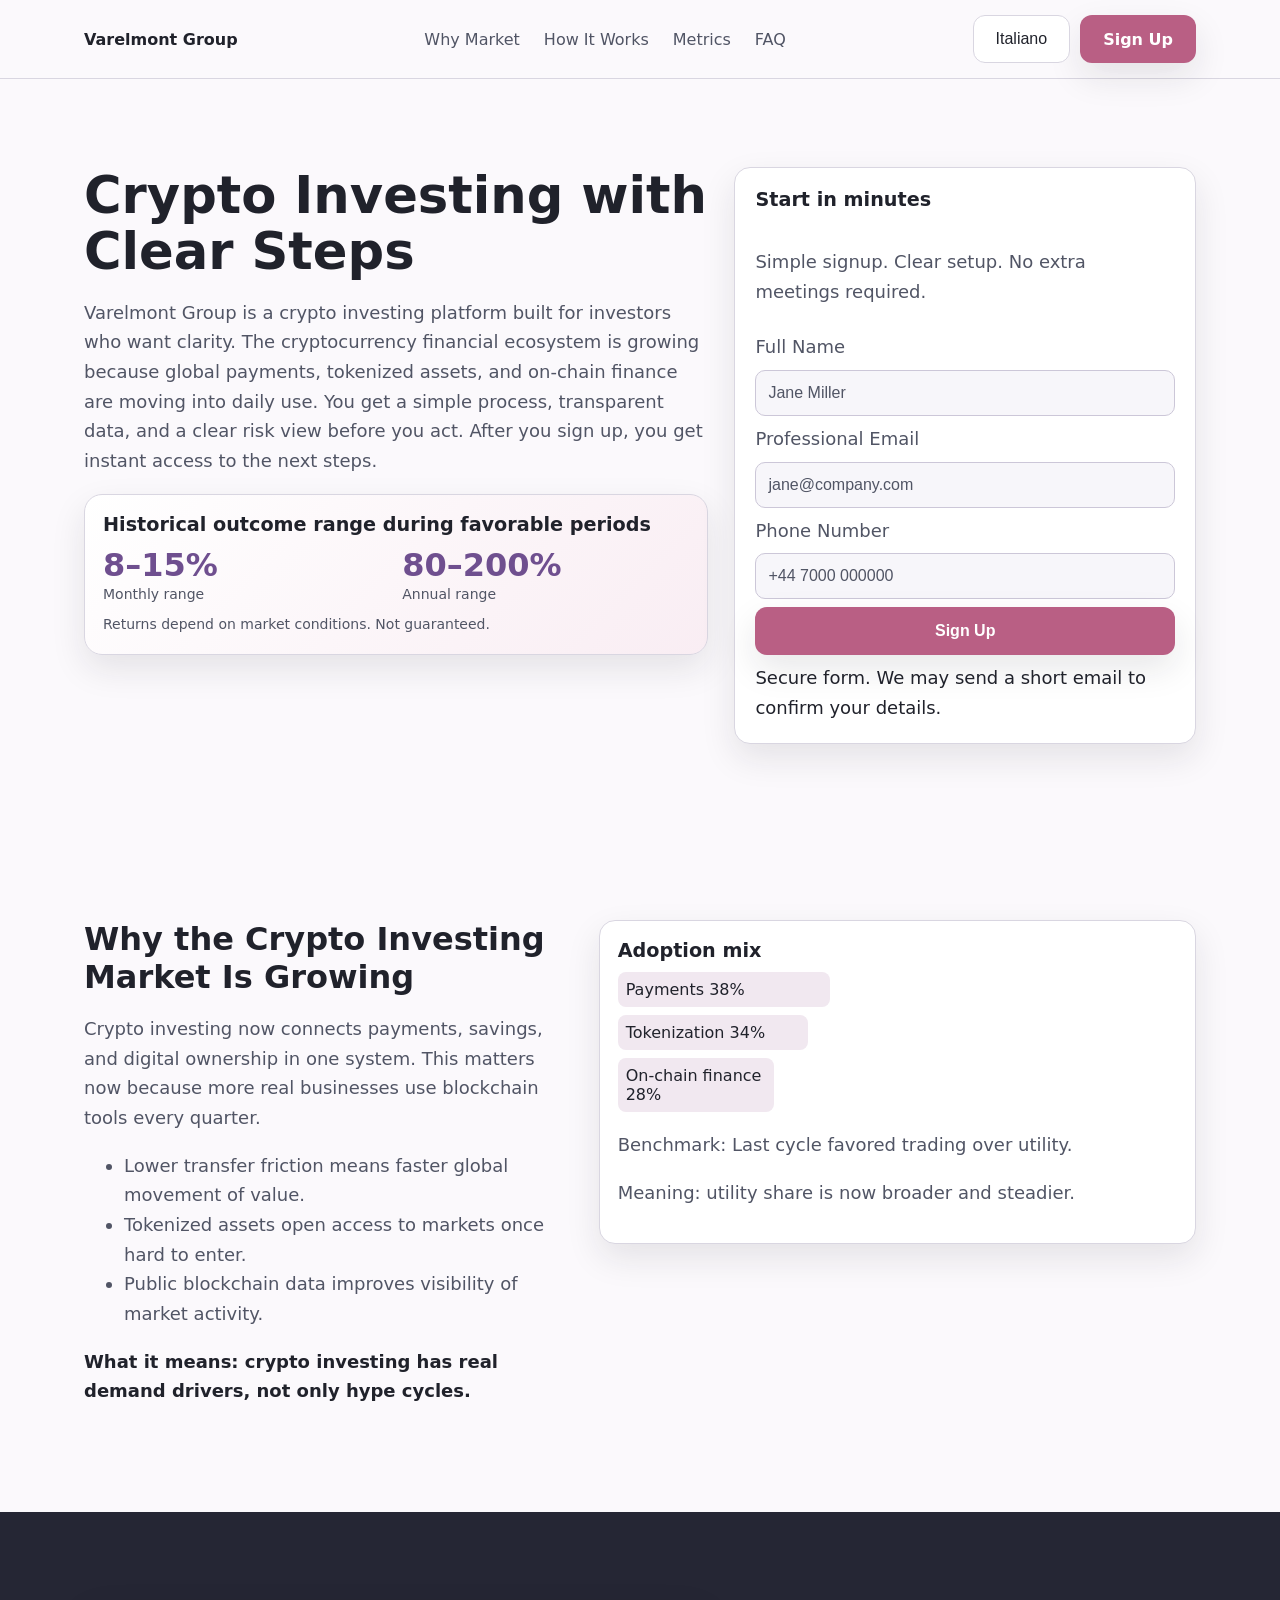
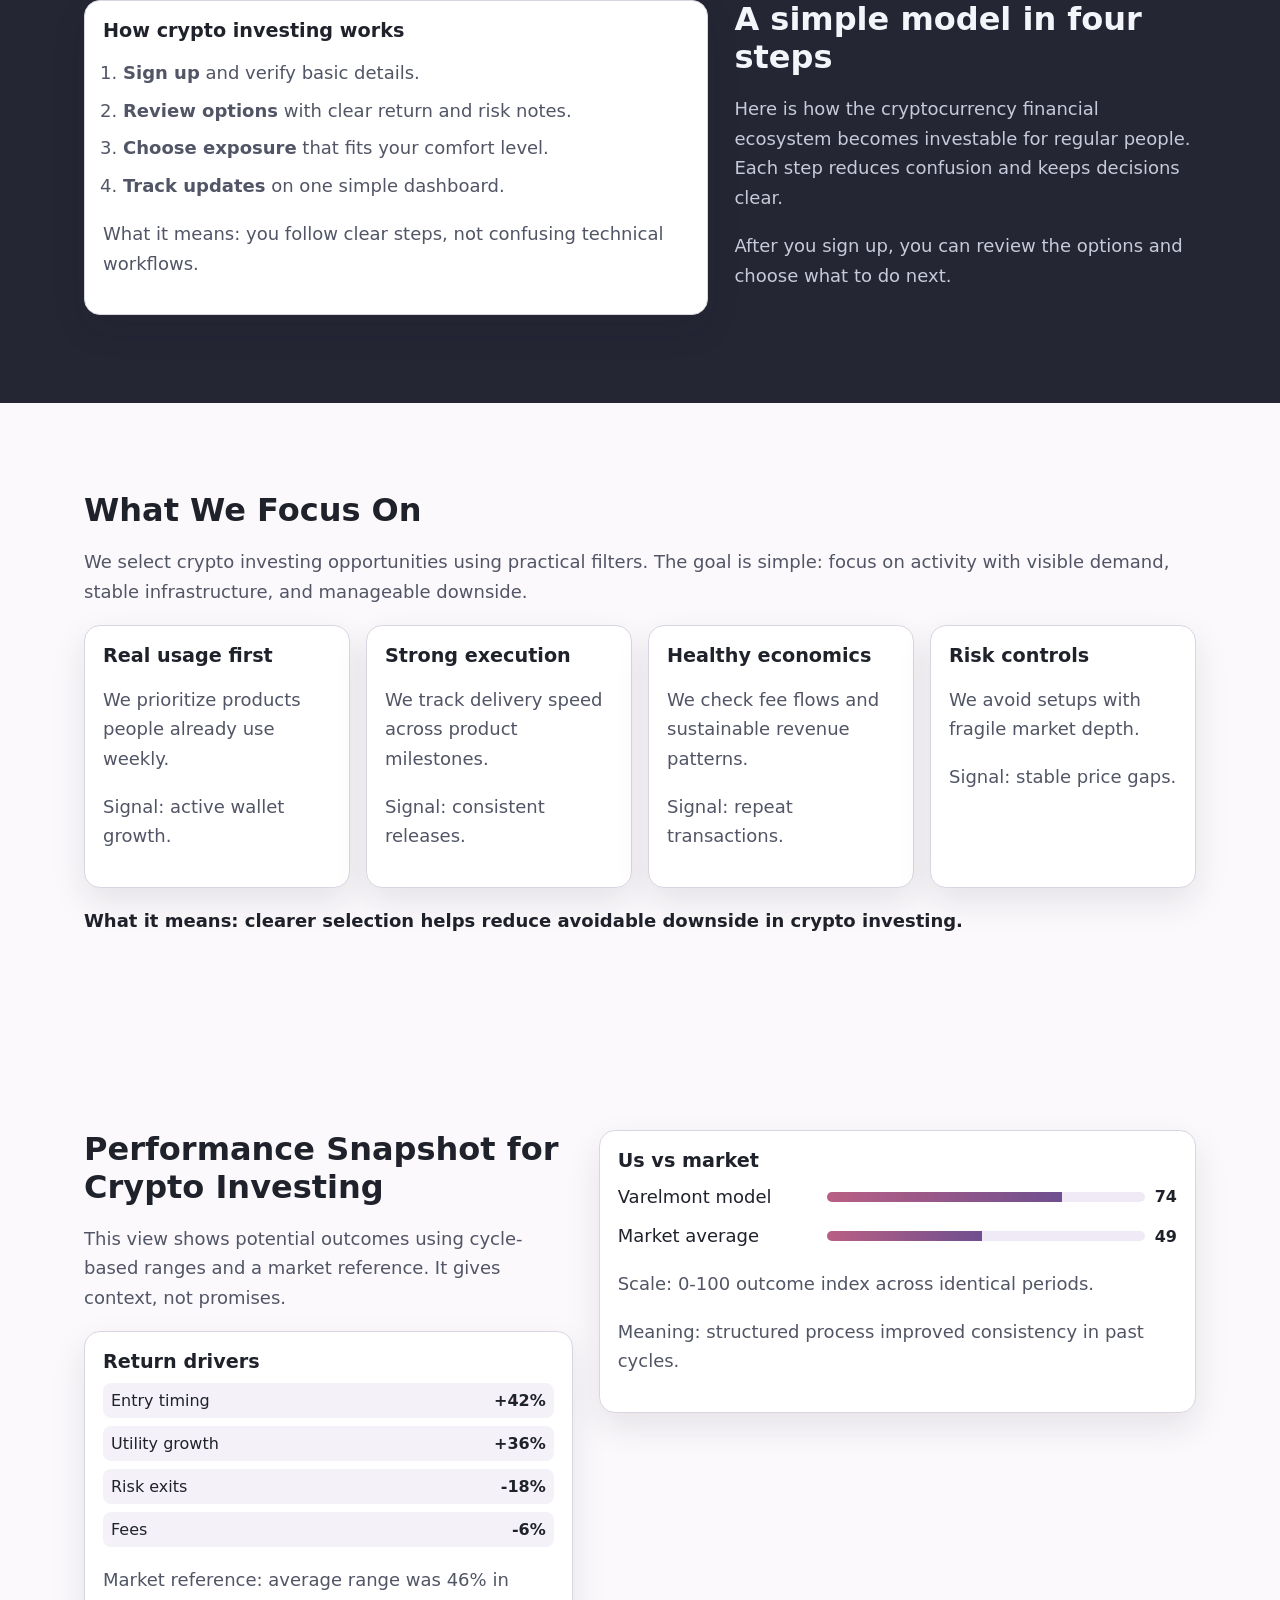
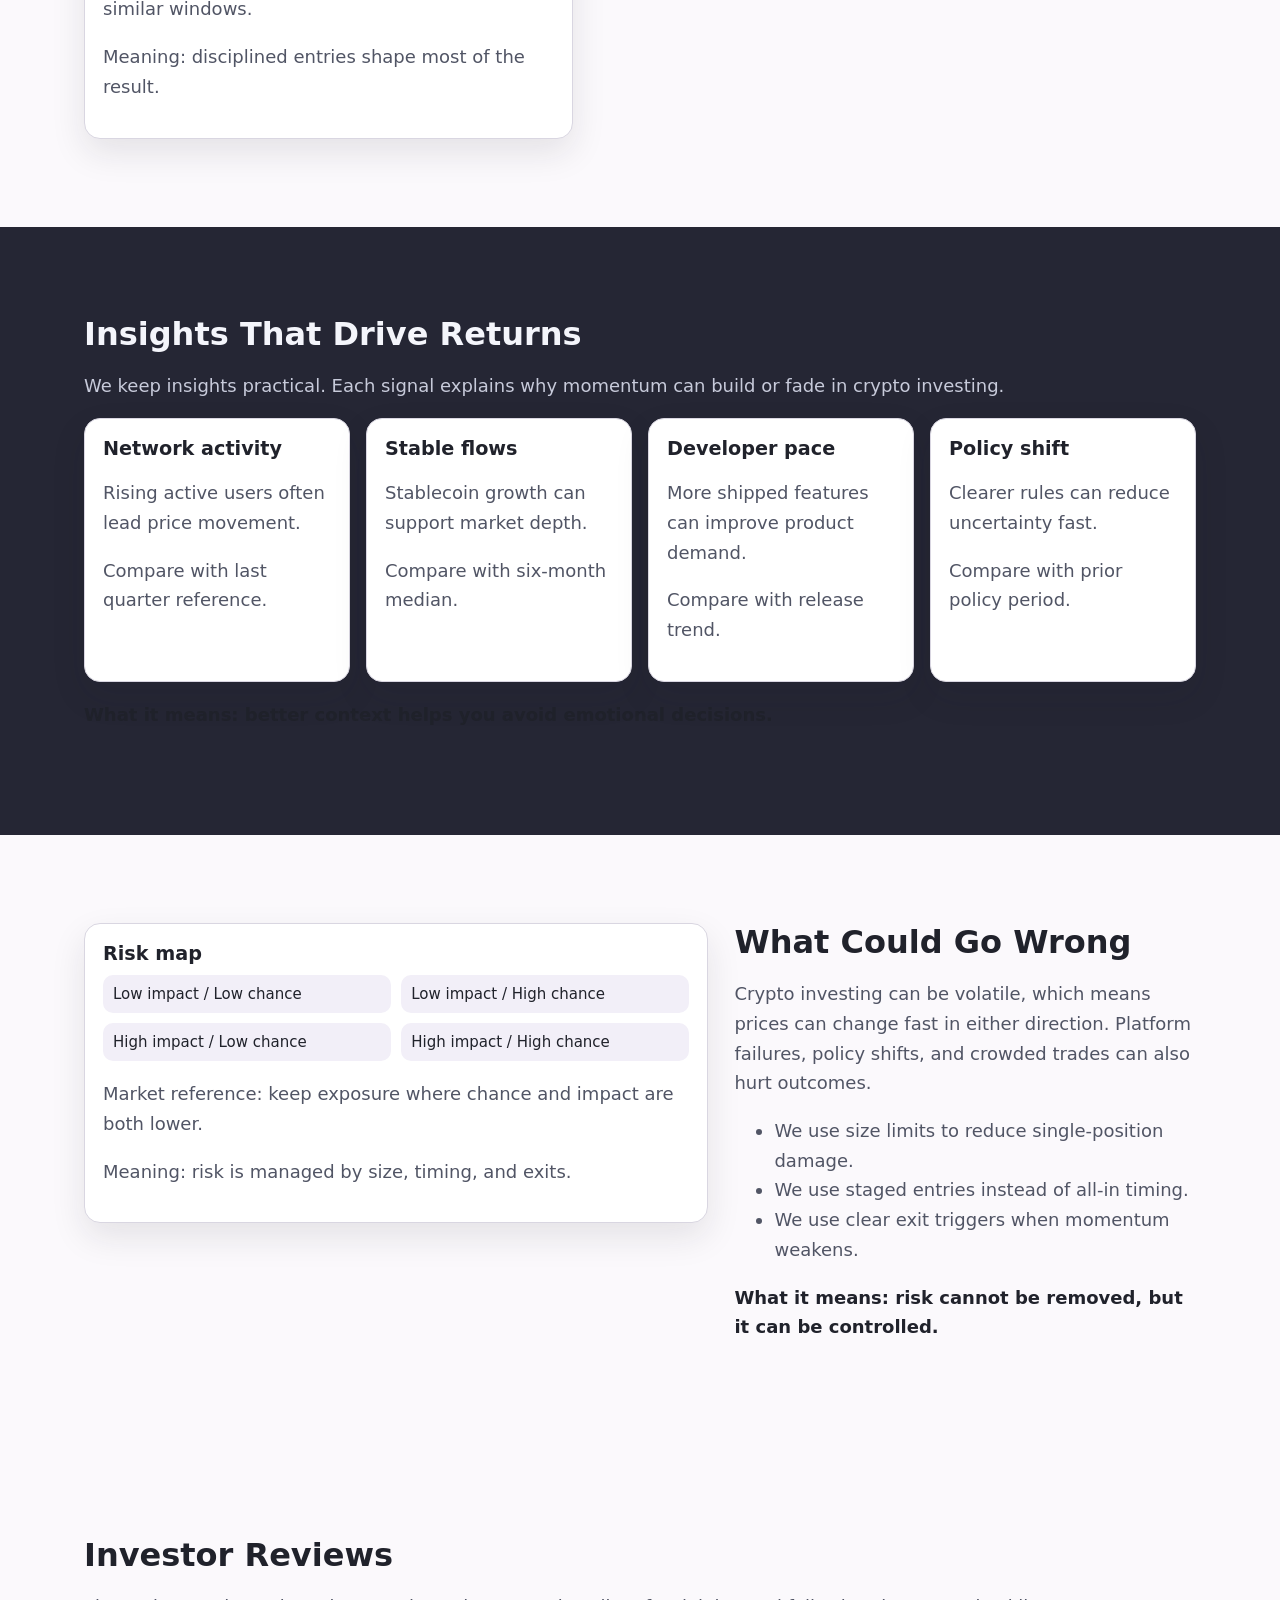
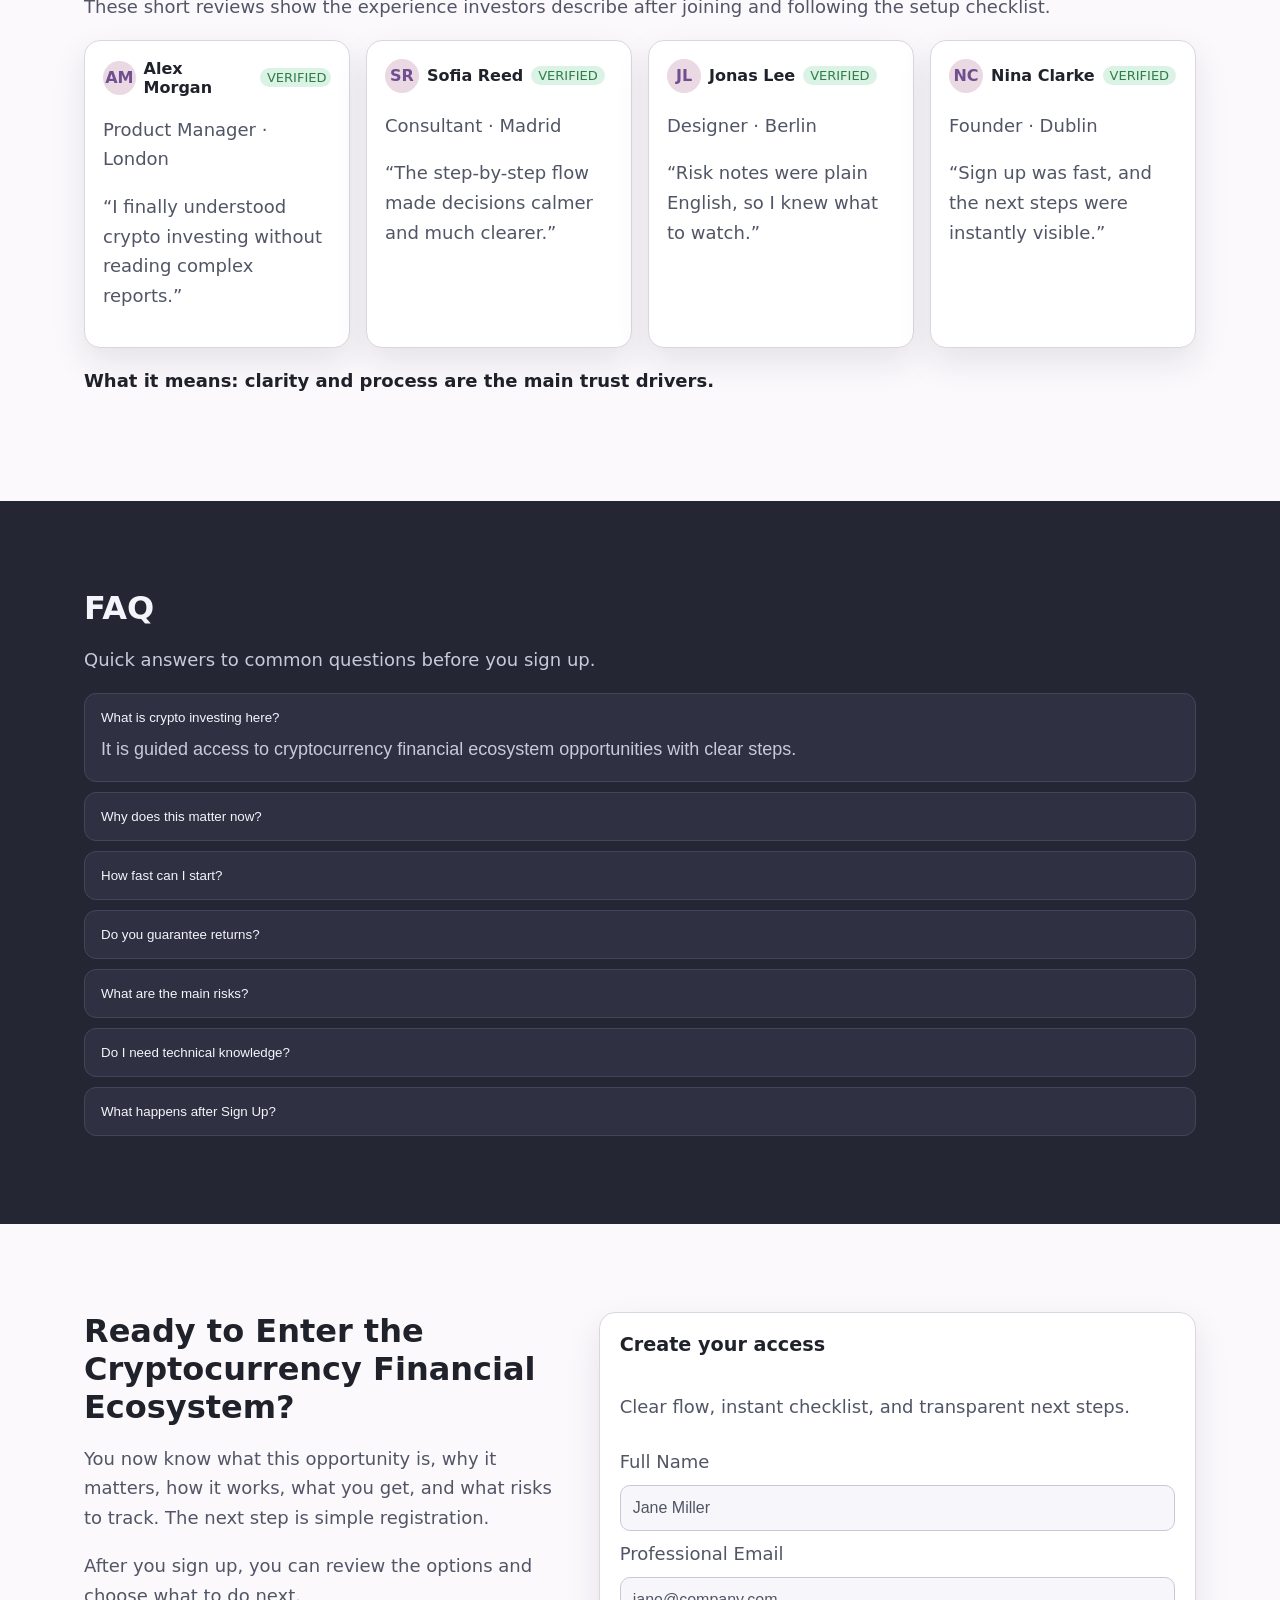
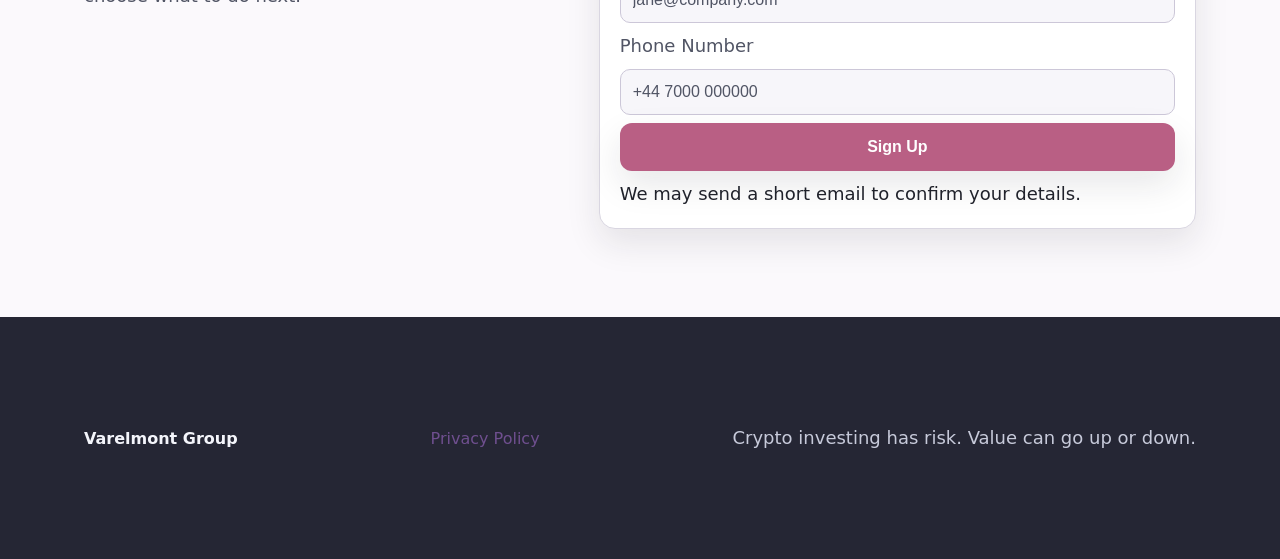
<file: it/index.html>
<!doctype html>
<html lang="en">
<head>
  <meta charset="utf-8">
  <meta name="viewport" content="width=device-width, initial-scale=1">
  <title>Varelmont Group | Crypto Investing Ecosystem | Italiano</title>
  <meta name="description" content="Varelmont Group explains crypto investing in simple English with clear steps, risks, and transparent performance ranges.">
  <link rel="canonical" href="https://www.varelmontgroup.com/it/index.html">
  <link rel="alternate" hreflang="en" href="https://www.varelmontgroup.com/index.html">
  <link rel="alternate" hreflang="de" href="https://www.varelmontgroup.com/de/index.html">
  <link rel="alternate" hreflang="fr" href="https://www.varelmontgroup.com/fr/index.html">
  <link rel="alternate" hreflang="es" href="https://www.varelmontgroup.com/es/index.html">
  <link rel="alternate" hreflang="it" href="https://www.varelmontgroup.com/it/index.html">
  <link rel="alternate" hreflang="tr" href="https://www.varelmontgroup.com/tr/index.html">
  <link rel="alternate" hreflang="pt" href="https://www.varelmontgroup.com/pt/index.html">
  <link rel="alternate" hreflang="ja" href="https://www.varelmontgroup.com/jp/index.html">
  <link rel="alternate" hreflang="sk" href="https://www.varelmontgroup.com/sk/index.html">
  <link rel="alternate" hreflang="nl-BE" href="https://www.varelmontgroup.com/be/index.html">
  <link rel="alternate" hreflang="x-default" href="https://www.varelmontgroup.com/index.html">
  <meta property="og:title" content="Varelmont Group | Crypto Investing Ecosystem | Italiano">
  <meta property="og:description" content="Varelmont Group explains crypto investing in simple English with clear steps, risks, and transparent performance ranges.">
  <meta property="og:type" content="website">
  <meta property="og:url" content="https://www.varelmontgroup.com/it/index.html">
  <meta property="og:image" content="https://www.varelmontgroup.com/assets/img/og.jpg">
  <meta name="twitter:card" content="summary_large_image">
  <meta name="twitter:title" content="Varelmont Group | Crypto Investing Ecosystem | Italiano">
  <meta name="twitter:description" content="Varelmont Group explains crypto investing in simple English with clear steps, risks, and transparent performance ranges.">
  <link rel="stylesheet" href="../assets/style.css">
</head>
<body>
<header class="site-header">
  <div class="container header-wrap">
    <a class="brand" href="../index.html">Varelmont Group</a>
    <nav class="main-nav" aria-label="Main">
      <a href="#market">Why Market</a><a href="#model">How It Works</a><a href="#metrics">Metrics</a><a href="#faq">FAQ</a>
    </nav>
    <div class="header-actions">
      <div class="lang-switcher">
        <button class="lang-pill" aria-haspopup="true" aria-expanded="false">Italiano</button>
        <div class="lang-menu" role="menu">
<a href="../index.html"><svg viewBox="0 0 3 2" aria-hidden="true"><rect width="3" height="2" fill="#012169"/><path d="M0 0l3 2M3 0L0 2" stroke="#fff" stroke-width=".3"/><path d="M0 0l3 2M3 0L0 2" stroke="#c8102e" stroke-width=".16"/><path d="M1.5 0v2M0 1h3" stroke="#fff" stroke-width=".5"/><path d="M1.5 0v2M0 1h3" stroke="#c8102e" stroke-width=".3"/></svg>English</a>
<a href="../de/index.html"><svg viewBox="0 0 3 2" aria-hidden="true"><rect width="3" height=".666" y="0" fill="#000"/><rect width="3" height=".666" y=".666" fill="#dd0000"/><rect width="3" height=".668" y="1.332" fill="#ffce00"/></svg>Deutsch</a>
<a href="../fr/index.html"><svg viewBox="0 0 3 2" aria-hidden="true"><rect width="1" height="2" fill="#0055a4"/><rect width="1" height="2" x="1" fill="#fff"/><rect width="1" height="2" x="2" fill="#ef4135"/></svg>Français</a>
<a href="../es/index.html"><svg viewBox="0 0 3 2" aria-hidden="true"><rect width="3" height="2" fill="#aa151b"/><rect width="3" height="1" y=".5" fill="#f1bf00"/></svg>Español</a>
<a href="../it/index.html"><svg viewBox="0 0 3 2" aria-hidden="true"><rect width="1" height="2" fill="#009246"/><rect width="1" height="2" x="1" fill="#fff"/><rect width="1" height="2" x="2" fill="#ce2b37"/></svg>Italiano</a>
<a href="../tr/index.html"><svg viewBox="0 0 3 2" aria-hidden="true"><rect width="3" height="2" fill="#e30a17"/><circle cx="1.2" cy="1" r=".45" fill="#fff"/><circle cx="1.3" cy="1" r=".36" fill="#e30a17"/></svg>Türkçe</a>
<a href="../pt/index.html"><svg viewBox="0 0 3 2" aria-hidden="true"><rect width="1.2" height="2" fill="#006600"/><rect width="1.8" height="2" x="1.2" fill="#ff0000"/></svg>Português</a>
<a href="../jp/index.html"><svg viewBox="0 0 3 2" aria-hidden="true"><rect width="3" height="2" fill="#fff"/><circle cx="1.5" cy="1" r=".5" fill="#bc002d"/></svg>日本語</a>
<a href="../sk/index.html"><svg viewBox="0 0 3 2" aria-hidden="true"><rect width="3" height=".666" fill="#fff"/><rect width="3" height=".666" y=".666" fill="#0b4ea2"/><rect width="3" height=".668" y="1.332" fill="#ee1c25"/></svg>Slovak</a>
<a href="../be/index.html"><svg viewBox="0 0 3 2" aria-hidden="true"><rect width="1" height="2" fill="#000"/><rect width="1" height="2" x="1" fill="#ffd90c"/><rect width="1" height="2" x="2" fill="#ef3340"/></svg>Nederlands (BE)</a>
</div>
      </div>
      <a class="btn btn-primary" href="#signup">Sign Up</a>
      <button class="burger" aria-label="Open menu" aria-expanded="false" aria-controls="mobileDrawer"><span></span><span></span><span></span></button>
    </div>
  </div>
</header>
<div id="mobileDrawer" class="drawer" aria-hidden="true">
  <div class="drawer-panel">
    <button class="drawer-close" aria-label="Close menu">×</button>
    <nav class="drawer-nav"><a href="#market">Why Market</a><a href="#model">How It Works</a><a href="#metrics">Metrics</a><a href="#faq">FAQ</a></nav>
    <div class="lang-switcher mobile-only"><button class="lang-pill" aria-haspopup="true" aria-expanded="false">Italiano</button><div class="lang-menu" role="menu">
<a href="../index.html"><svg viewBox="0 0 3 2" aria-hidden="true"><rect width="3" height="2" fill="#012169"/><path d="M0 0l3 2M3 0L0 2" stroke="#fff" stroke-width=".3"/><path d="M0 0l3 2M3 0L0 2" stroke="#c8102e" stroke-width=".16"/><path d="M1.5 0v2M0 1h3" stroke="#fff" stroke-width=".5"/><path d="M1.5 0v2M0 1h3" stroke="#c8102e" stroke-width=".3"/></svg>English</a>
<a href="../de/index.html"><svg viewBox="0 0 3 2" aria-hidden="true"><rect width="3" height=".666" y="0" fill="#000"/><rect width="3" height=".666" y=".666" fill="#dd0000"/><rect width="3" height=".668" y="1.332" fill="#ffce00"/></svg>Deutsch</a>
<a href="../fr/index.html"><svg viewBox="0 0 3 2" aria-hidden="true"><rect width="1" height="2" fill="#0055a4"/><rect width="1" height="2" x="1" fill="#fff"/><rect width="1" height="2" x="2" fill="#ef4135"/></svg>Français</a>
<a href="../es/index.html"><svg viewBox="0 0 3 2" aria-hidden="true"><rect width="3" height="2" fill="#aa151b"/><rect width="3" height="1" y=".5" fill="#f1bf00"/></svg>Español</a>
<a href="../it/index.html"><svg viewBox="0 0 3 2" aria-hidden="true"><rect width="1" height="2" fill="#009246"/><rect width="1" height="2" x="1" fill="#fff"/><rect width="1" height="2" x="2" fill="#ce2b37"/></svg>Italiano</a>
<a href="../tr/index.html"><svg viewBox="0 0 3 2" aria-hidden="true"><rect width="3" height="2" fill="#e30a17"/><circle cx="1.2" cy="1" r=".45" fill="#fff"/><circle cx="1.3" cy="1" r=".36" fill="#e30a17"/></svg>Türkçe</a>
<a href="../pt/index.html"><svg viewBox="0 0 3 2" aria-hidden="true"><rect width="1.2" height="2" fill="#006600"/><rect width="1.8" height="2" x="1.2" fill="#ff0000"/></svg>Português</a>
<a href="../jp/index.html"><svg viewBox="0 0 3 2" aria-hidden="true"><rect width="3" height="2" fill="#fff"/><circle cx="1.5" cy="1" r=".5" fill="#bc002d"/></svg>日本語</a>
<a href="../sk/index.html"><svg viewBox="0 0 3 2" aria-hidden="true"><rect width="3" height=".666" fill="#fff"/><rect width="3" height=".666" y=".666" fill="#0b4ea2"/><rect width="3" height=".668" y="1.332" fill="#ee1c25"/></svg>Slovak</a>
<a href="../be/index.html"><svg viewBox="0 0 3 2" aria-hidden="true"><rect width="1" height="2" fill="#000"/><rect width="1" height="2" x="1" fill="#ffd90c"/><rect width="1" height="2" x="2" fill="#ef3340"/></svg>Nederlands (BE)</a>
</div></div>
    <a class="btn btn-primary" href="#signup">Sign Up</a>
  </div>
</div>
<main>
<section class="section light hero" id="top">
  <div class="container hero-grid">
    <div>
      <h1>Crypto Investing with Clear Steps</h1>
      <p>Varelmont Group is a crypto investing platform built for investors who want clarity. The cryptocurrency financial ecosystem is growing because global payments, tokenized assets, and on-chain finance are moving into daily use. You get a simple process, transparent data, and a clear risk view before you act. After you sign up, you get instant access to the next steps.</p>
      <div class="performance-panel">
        <h3>Historical outcome range during favorable periods</h3>
        <div class="perf-split"><div><strong>8–15%</strong><span>Monthly range</span></div><div><strong>80–200%</strong><span>Annual range</span></div></div>
        <p class="micro">Returns depend on market conditions. Not guaranteed.</p>
      </div>
    </div>
    <form class="form-card" id="signup" aria-label="Hero sign up form">
      <h3 class="form-title">Start in minutes</h3><p class="form-sub">Simple signup. Clear setup. No extra meetings required.</p>
      <label for="name1">Full Name</label><input id="name1" name="name" placeholder="Jane Miller" required>
      <label for="email1">Professional Email</label><input id="email1" type="email" name="email" placeholder="jane@company.com" required>
      <label for="phone1">Phone Number</label><input id="phone1" name="phone" placeholder="+44 7000 000000" required>
      <button class="btn btn-primary" type="submit">Sign Up</button><small>Secure form. We may send a short email to confirm your details.</small>
    </form>
  </div>
</section>
<section class="section light" id="market"><div class="container split alt"><div><h2>Why the Crypto Investing Market Is Growing</h2><p>Crypto investing now connects payments, savings, and digital ownership in one system. This matters now because more real businesses use blockchain tools every quarter.</p><ul><li>Lower transfer friction means faster global movement of value.</li><li>Tokenized assets open access to markets once hard to enter.</li><li>Public blockchain data improves visibility of market activity.</li></ul><p class="meaning">What it means: crypto investing has real demand drivers, not only hype cycles.</p></div><div class="card visual"><h3>Adoption mix</h3><div class="stack"><span style="width:38%">Payments 38%</span><span style="width:34%">Tokenization 34%</span><span style="width:28%">On-chain finance 28%</span></div><p>Benchmark: Last cycle favored trading over utility.</p><p class="muted">Meaning: utility share is now broader and steadier.</p></div></div></section>
<section class="section dark" id="model"><div class="container split"><div class="card flow"><h3>How crypto investing works</h3><ol><li><b>Sign up</b> and verify basic details.</li><li><b>Review options</b> with clear return and risk notes.</li><li><b>Choose exposure</b> that fits your comfort level.</li><li><b>Track updates</b> on one simple dashboard.</li></ol><p class="muted">What it means: you follow clear steps, not confusing technical workflows.</p></div><div><h2>A simple model in four steps</h2><p>Here is how the cryptocurrency financial ecosystem becomes investable for regular people. Each step reduces confusion and keeps decisions clear.</p><p>After you sign up, you can review the options and choose what to do next.</p></div></div></section>
<section class="section light" id="focus"><div class="container"><h2>What We Focus On</h2><p>We select crypto investing opportunities using practical filters. The goal is simple: focus on activity with visible demand, stable infrastructure, and manageable downside.</p><div class="grid-4"><article class="card"><h3>Real usage first</h3><p>We prioritize products people already use weekly.</p><p class="muted">Signal: active wallet growth.</p></article><article class="card"><h3>Strong execution</h3><p>We track delivery speed across product milestones.</p><p class="muted">Signal: consistent releases.</p></article><article class="card"><h3>Healthy economics</h3><p>We check fee flows and sustainable revenue patterns.</p><p class="muted">Signal: repeat transactions.</p></article><article class="card"><h3>Risk controls</h3><p>We avoid setups with fragile market depth.</p><p class="muted">Signal: stable price gaps.</p></article></div><p class="meaning">What it means: clearer selection helps reduce avoidable downside in crypto investing.</p></div></section>
<section class="section light" id="metrics"><div class="container split alt"><div><h2>Performance Snapshot for Crypto Investing</h2><p>This view shows potential outcomes using cycle-based ranges and a market reference. It gives context, not promises.</p><div class="card waterfall"><h3>Return drivers</h3><div class="wf"><div><span>Entry timing</span><b>+42%</b></div><div><span>Utility growth</span><b>+36%</b></div><div><span>Risk exits</span><b>-18%</b></div><div><span>Fees</span><b>-6%</b></div></div><p>Market reference: average range was 46% in similar windows.</p><p class="muted">Meaning: disciplined entries shape most of the result.</p></div></div><div class="card compare"><h3>Us vs market</h3><div class="bars"><div><label>Varelmont model</label><span><i style="width:74%"></i></span><b>74</b></div><div><label>Market average</label><span><i style="width:49%"></i></span><b>49</b></div></div><p>Scale: 0-100 outcome index across identical periods.</p><p class="muted">Meaning: structured process improved consistency in past cycles.</p></div></div></section>
<section class="section dark" id="insights"><div class="container"><h2>Insights That Drive Returns</h2><p>We keep insights practical. Each signal explains why momentum can build or fade in crypto investing.</p><div class="grid-4 insights"><article class="card"><h3>Network activity</h3><p>Rising active users often lead price movement.</p><p class="muted">Compare with last quarter reference.</p></article><article class="card"><h3>Stable flows</h3><p>Stablecoin growth can support market depth.</p><p class="muted">Compare with six-month median.</p></article><article class="card"><h3>Developer pace</h3><p>More shipped features can improve product demand.</p><p class="muted">Compare with release trend.</p></article><article class="card"><h3>Policy shift</h3><p>Clearer rules can reduce uncertainty fast.</p><p class="muted">Compare with prior policy period.</p></article></div><p class="meaning">What it means: better context helps you avoid emotional decisions.</p></div></section>
<section class="section light" id="risk"><div class="container split"><div class="card matrix"><h3>Risk map</h3><div class="mx"><span>Low impact / Low chance</span><span>Low impact / High chance</span><span>High impact / Low chance</span><span>High impact / High chance</span></div><p>Market reference: keep exposure where chance and impact are both lower.</p><p class="muted">Meaning: risk is managed by size, timing, and exits.</p></div><div><h2>What Could Go Wrong</h2><p>Crypto investing can be volatile, which means prices can change fast in either direction. Platform failures, policy shifts, and crowded trades can also hurt outcomes.</p><ul><li>We use size limits to reduce single-position damage.</li><li>We use staged entries instead of all-in timing.</li><li>We use clear exit triggers when momentum weakens.</li></ul><p class="meaning">What it means: risk cannot be removed, but it can be controlled.</p></div></div></section>
<section class="section light" id="reviews"><div class="container"><h2>Investor Reviews</h2><p>These short reviews show the experience investors describe after joining and following the setup checklist.</p><div class="grid-4 reviews"><article class="card"><div class="review-head"><span class="avatar">AM</span><strong>Alex Morgan</strong><em>VERIFIED</em></div><p class="muted">Product Manager · London</p><p>“I finally understood crypto investing without reading complex reports.”</p></article><article class="card"><div class="review-head"><span class="avatar">SR</span><strong>Sofia Reed</strong><em>VERIFIED</em></div><p class="muted">Consultant · Madrid</p><p>“The step-by-step flow made decisions calmer and much clearer.”</p></article><article class="card"><div class="review-head"><span class="avatar">JL</span><strong>Jonas Lee</strong><em>VERIFIED</em></div><p class="muted">Designer · Berlin</p><p>“Risk notes were plain English, so I knew what to watch.”</p></article><article class="card"><div class="review-head"><span class="avatar">NC</span><strong>Nina Clarke</strong><em>VERIFIED</em></div><p class="muted">Founder · Dublin</p><p>“Sign up was fast, and the next steps were instantly visible.”</p></article></div><p class="meaning">What it means: clarity and process are the main trust drivers.</p></div></section>
<section class="section dark" id="faq"><div class="container"><h2>FAQ</h2><p>Quick answers to common questions before you sign up.</p><div class="faq-list">
<button class="faq-item" aria-expanded="true"><span>What is crypto investing here?</span><p>It is guided access to cryptocurrency financial ecosystem opportunities with clear steps.</p></button>
<button class="faq-item" aria-expanded="false"><span>Why does this matter now?</span><p>Adoption is growing across payments, tokenization, and digital finance products.</p></button>
<button class="faq-item" aria-expanded="false"><span>How fast can I start?</span><p>You can start right after sign up and review setup items instantly.</p></button>
<button class="faq-item" aria-expanded="false"><span>Do you guarantee returns?</span><p>No. Returns depend on market conditions and are never guaranteed.</p></button>
<button class="faq-item" aria-expanded="false"><span>What are the main risks?</span><p>Volatility, policy changes, and timing errors can affect outcomes.</p></button>
<button class="faq-item" aria-expanded="false"><span>Do I need technical knowledge?</span><p>No. Explanations use simple language and practical examples.</p></button>
<button class="faq-item" aria-expanded="false"><span>What happens after Sign Up?</span><p>After you sign up, you will see a clear setup checklist.</p></button>
</div></div></section>
<section class="section light" id="final"><div class="container split alt"><div><h2>Ready to Enter the Cryptocurrency Financial Ecosystem?</h2><p>You now know what this opportunity is, why it matters, how it works, what you get, and what risks to track. The next step is simple registration.</p><p>After you sign up, you can review the options and choose what to do next.</p></div><form class="form-card" aria-label="Final sign up form"><h3 class="form-title">Create your access</h3><p class="form-sub">Clear flow, instant checklist, and transparent next steps.</p><label for="name2">Full Name</label><input id="name2" name="name" placeholder="Jane Miller" required><label for="email2">Professional Email</label><input id="email2" type="email" name="email" placeholder="jane@company.com" required><label for="phone2">Phone Number</label><input id="phone2" name="phone" placeholder="+44 7000 000000" required><button class="btn btn-primary" type="submit">Sign Up</button><small>We may send a short email to confirm your details.</small></form></div></section>
</main>
<footer class="site-footer section dark"><div class="container footer-wrap"><strong>Varelmont Group</strong><a href="#" id="privacyOpen">Privacy Policy</a><p>Crypto investing has risk. Value can go up or down.</p></div></footer>
<div class="modal" id="privacyModal" aria-hidden="true" role="dialog" aria-labelledby="privacyTitle"><div class="modal-card"><button class="modal-x" aria-label="Close privacy">×</button><h3 id="privacyTitle">Privacy Policy</h3><div class="modal-content"><h4>Introduction</h4><p>We explain how we collect and use your data in clear language.</p><h4>Data collection</h4><p>We collect name, email, phone, and basic device data.</p><h4>Legal basis</h4><p>We process data to provide access and meet legal obligations.</p><h4>Cookies</h4><p>Cookies help site performance and remember your settings.</p><h4>Retention</h4><p>We keep data only as long as needed for service and law.</p><h4>Third-party sharing</h4><p>Trusted providers process data for hosting, email, and analytics.</p><h4>Security</h4><p>We use encryption, restricted access, and monitoring controls.</p><h4>User rights</h4><p>You can request access, correction, deletion, or export of data.</p><h4>International transfers</h4><p>Data may be processed across regions with contractual safeguards.</p><h4>Industry risk disclosure</h4><p>Digital asset markets are volatile and outcomes are not guaranteed.</p><h4>Contact</h4><p>Email: privacy@varelmontgroup.com</p></div><div class="modal-footer"><button class="btn btn-ghost" id="privacyClose">Close</button></div></div></div>
<script type="application/ld+json">{"@context":"https://schema.org","@graph":[{"@type":"Organization","name":"Varelmont Group","url":"https://www.varelmontgroup.com"},{"@type":"WebSite","name":"Varelmont Group","url":"https://www.varelmontgroup.com"},{"@type":"FAQPage","mainEntity":[{"@type":"Question","name":"What is crypto investing here?","acceptedAnswer":{"@type":"Answer","text":"It is guided access to cryptocurrency financial ecosystem opportunities with clear steps."}}]},{"@type":"Review","author":{"@type":"Person","name":"Alex Morgan"},"reviewBody":"I finally understood crypto investing without reading complex reports.","reviewRating":{"@type":"Rating","ratingValue":"5"}}]}</script>
<script src="../assets/app.js" defer></script>
</body></html>
</file>
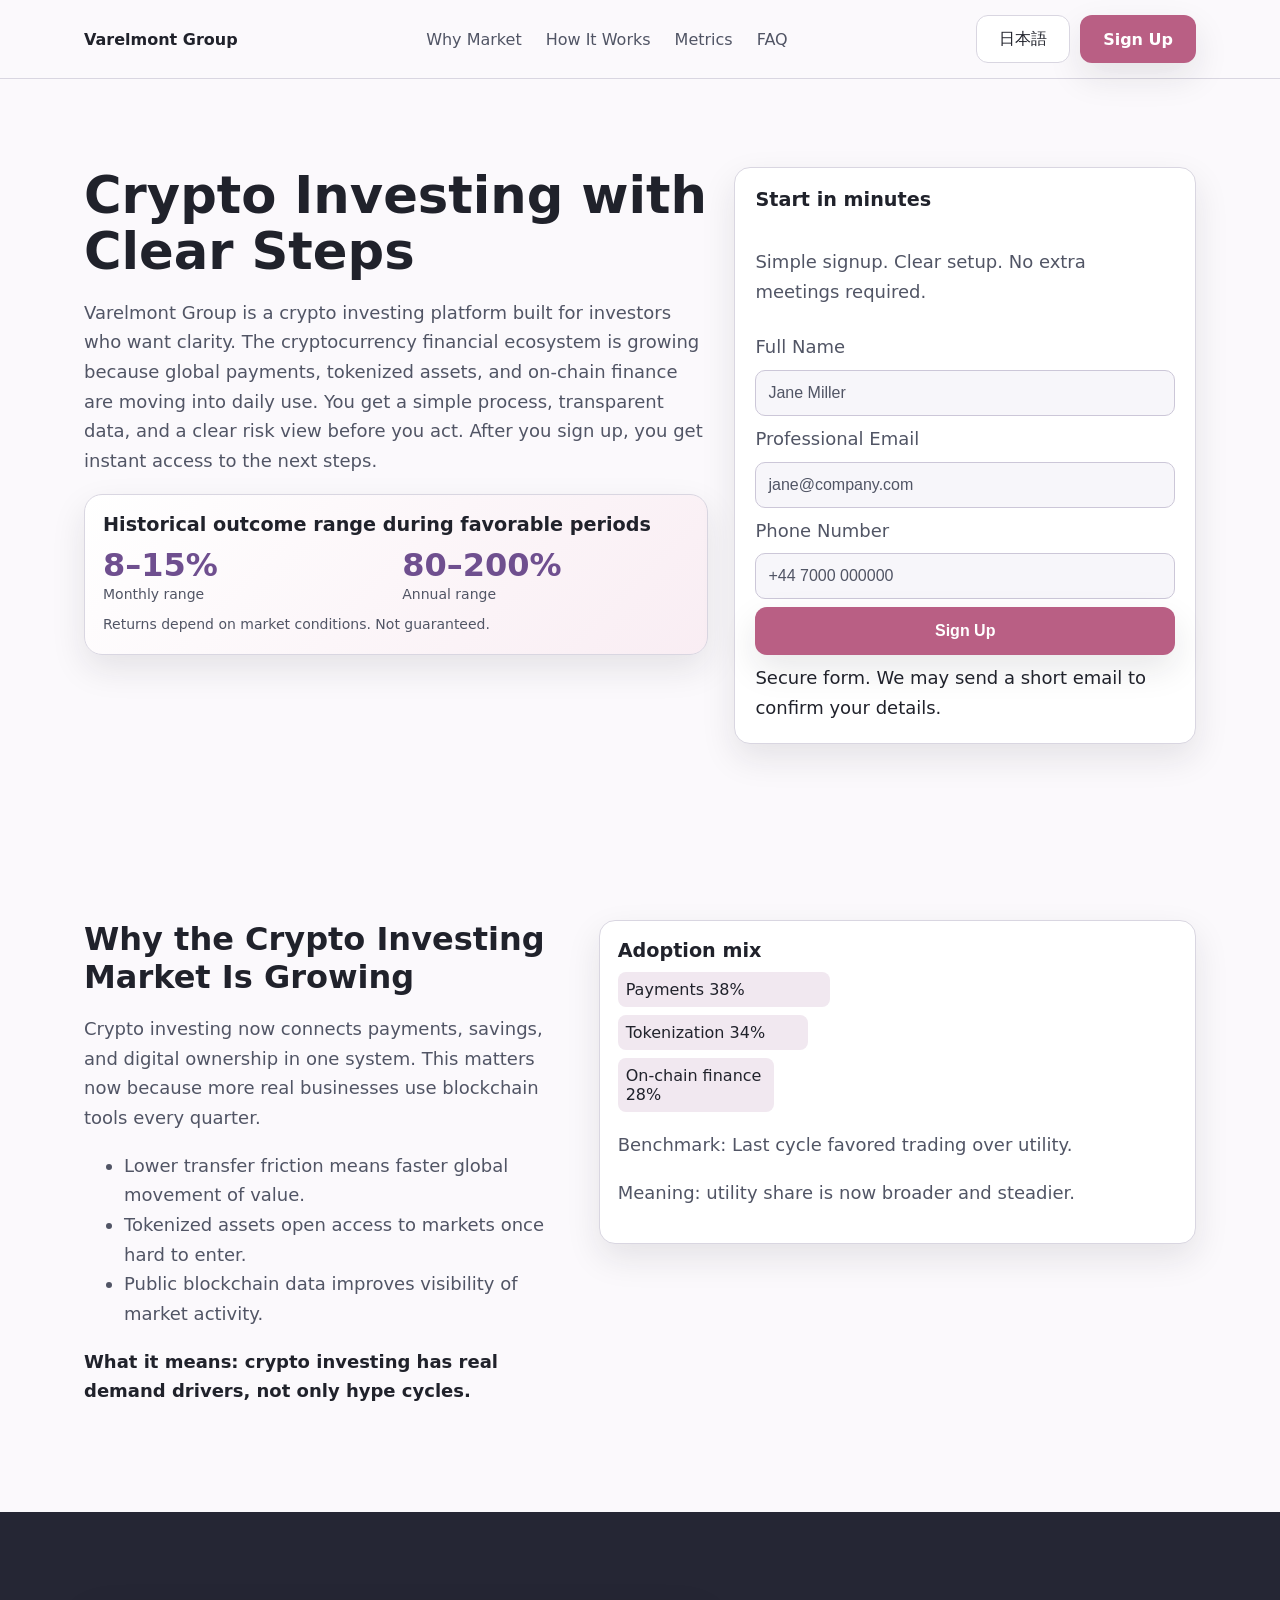
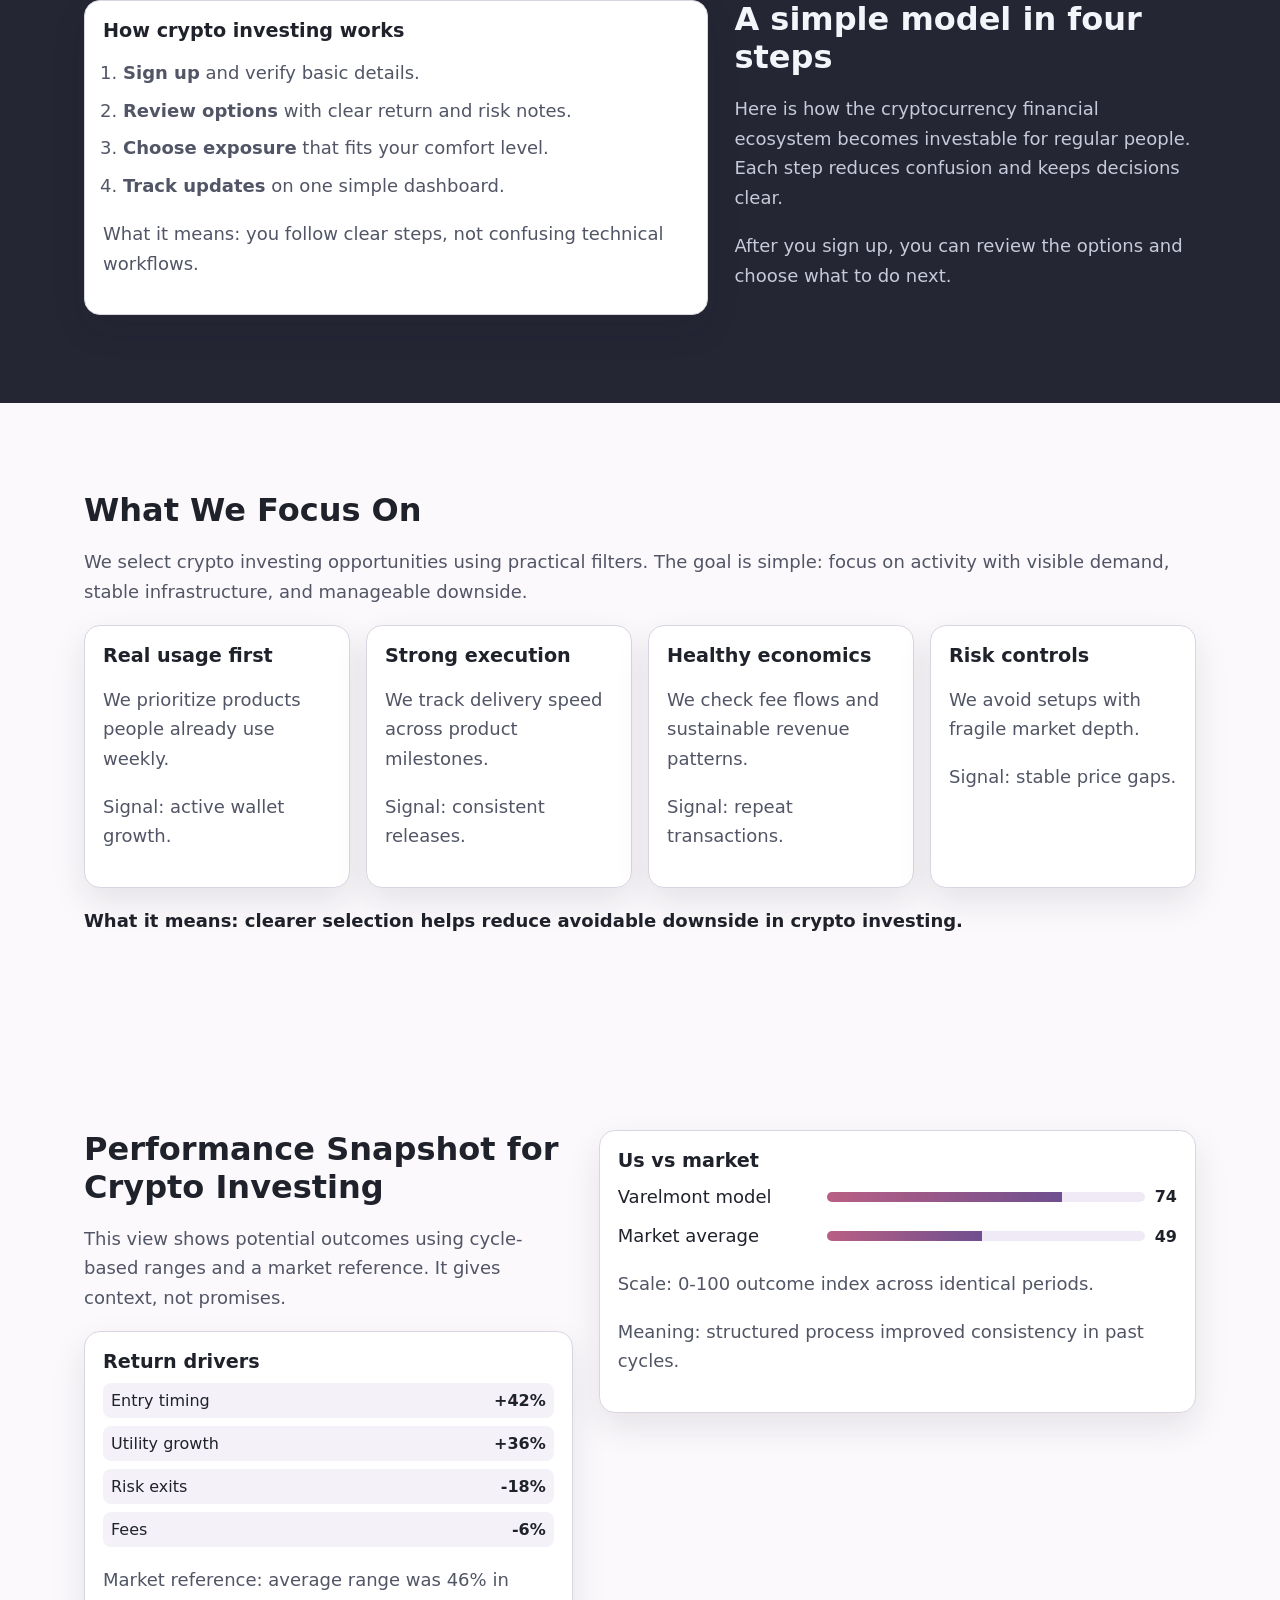
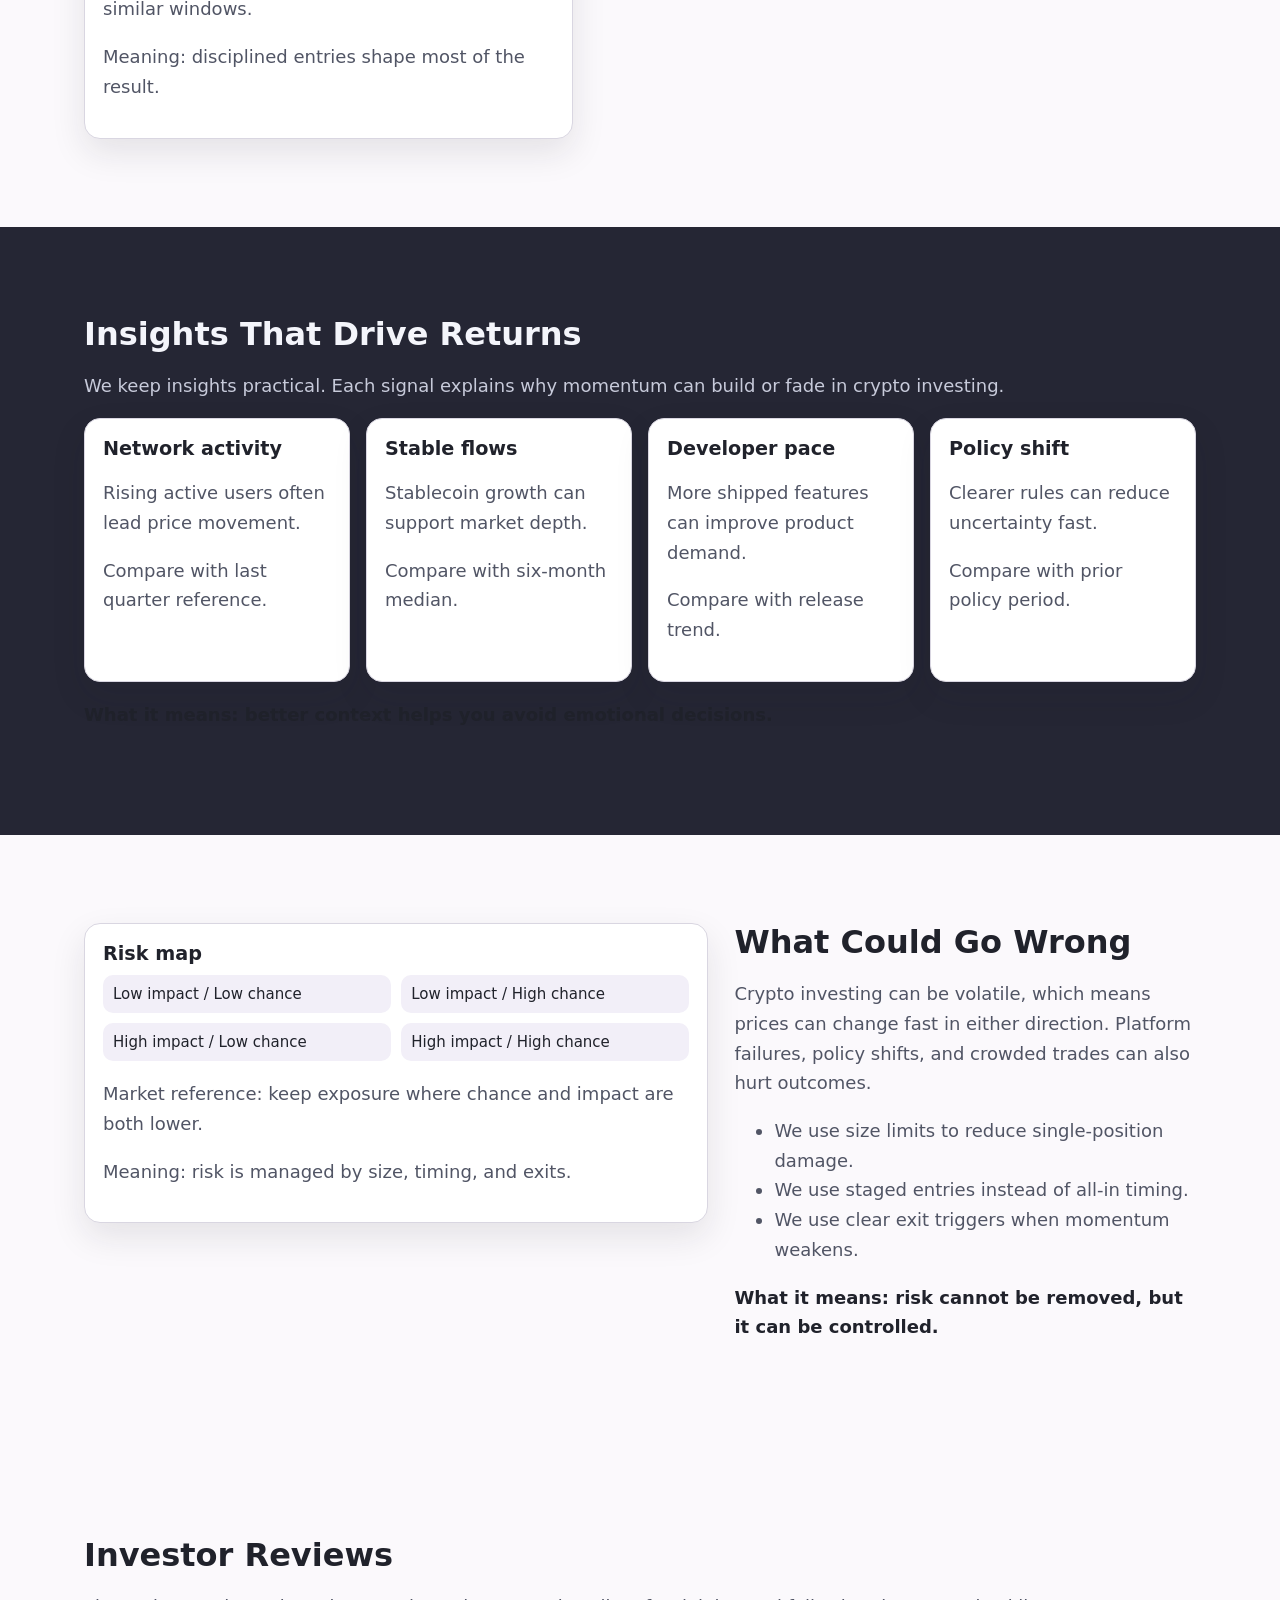
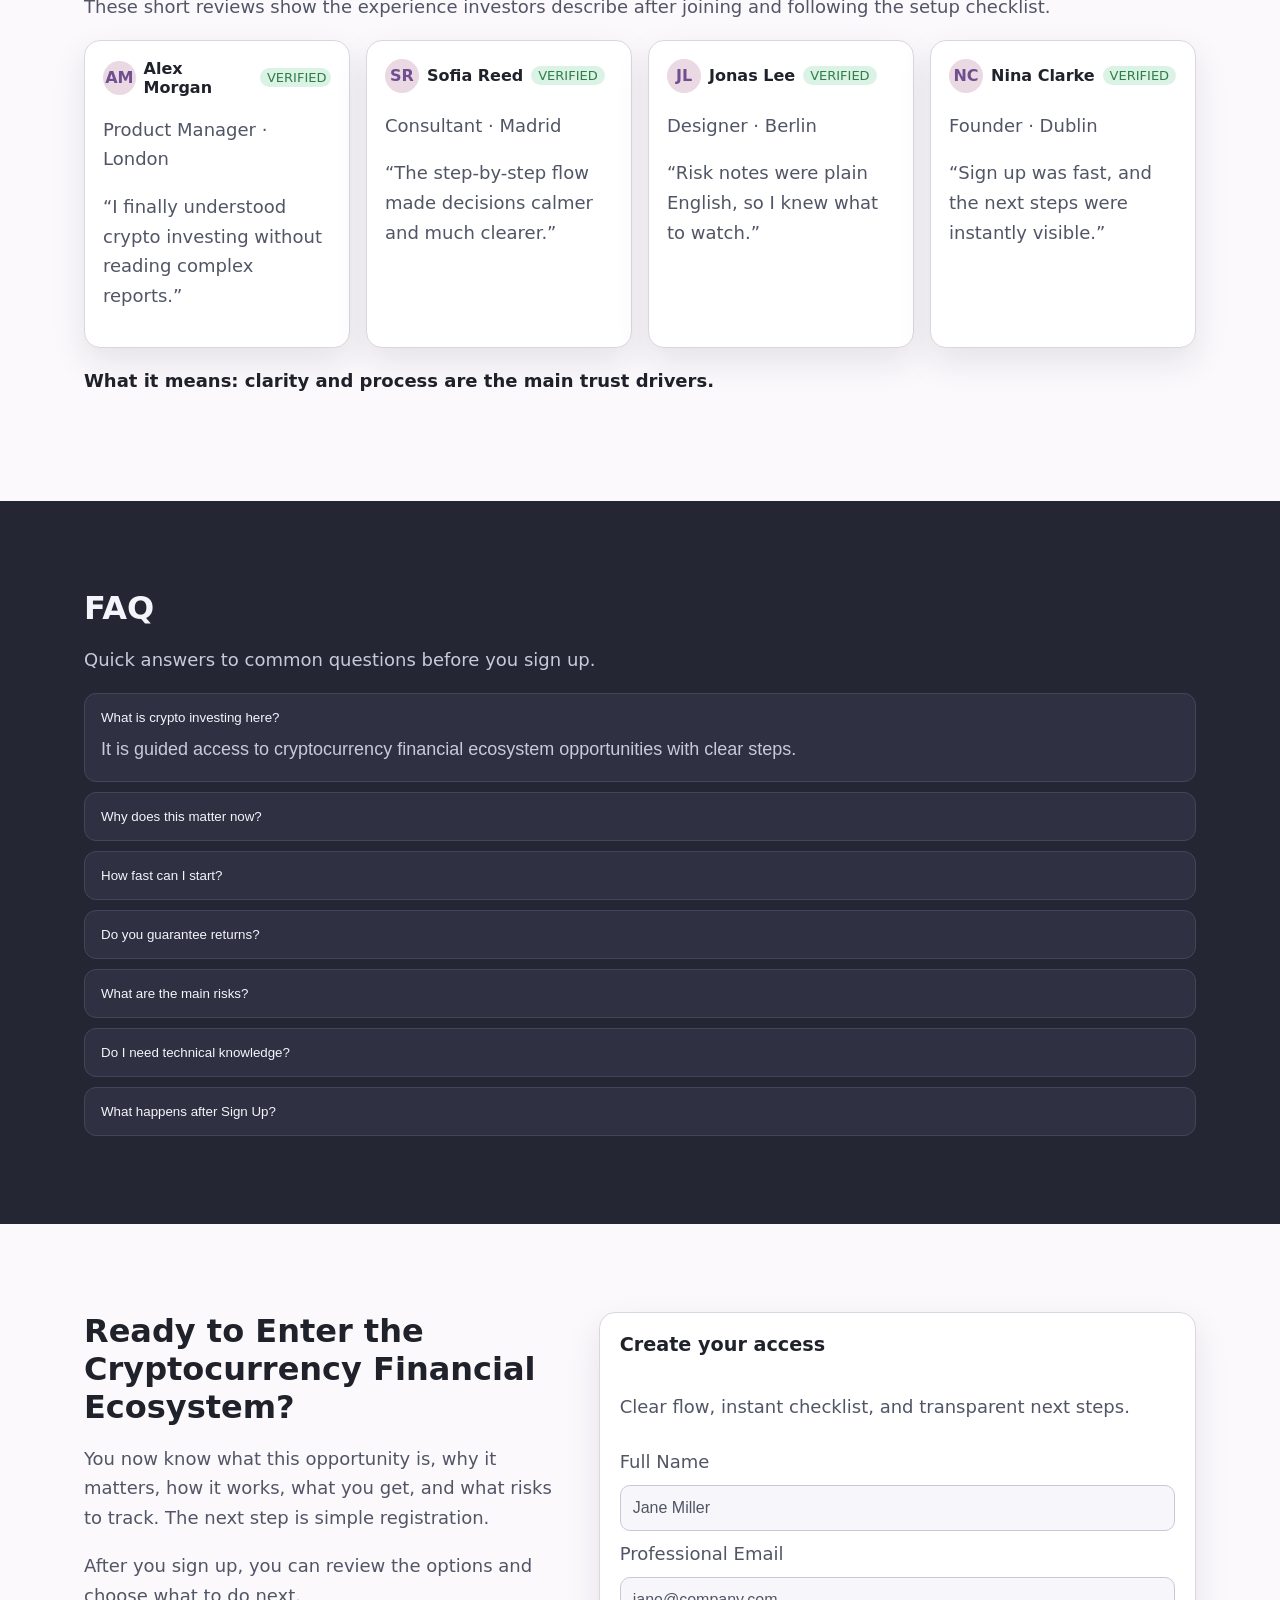
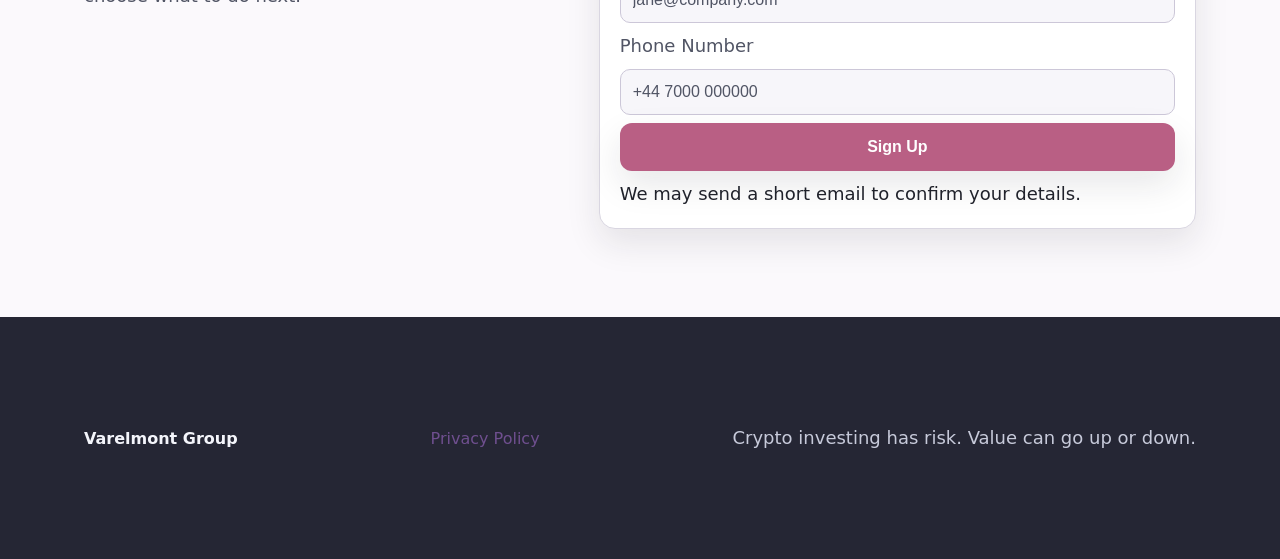
<file: jp/index.html>
<!doctype html>
<html lang="en">
<head>
  <meta charset="utf-8">
  <meta name="viewport" content="width=device-width, initial-scale=1">
  <title>Varelmont Group | Crypto Investing Ecosystem | 日本語</title>
  <meta name="description" content="Varelmont Group explains crypto investing in simple English with clear steps, risks, and transparent performance ranges.">
  <link rel="canonical" href="https://www.varelmontgroup.com/jp/index.html">
  <link rel="alternate" hreflang="en" href="https://www.varelmontgroup.com/index.html">
  <link rel="alternate" hreflang="de" href="https://www.varelmontgroup.com/de/index.html">
  <link rel="alternate" hreflang="fr" href="https://www.varelmontgroup.com/fr/index.html">
  <link rel="alternate" hreflang="es" href="https://www.varelmontgroup.com/es/index.html">
  <link rel="alternate" hreflang="it" href="https://www.varelmontgroup.com/it/index.html">
  <link rel="alternate" hreflang="tr" href="https://www.varelmontgroup.com/tr/index.html">
  <link rel="alternate" hreflang="pt" href="https://www.varelmontgroup.com/pt/index.html">
  <link rel="alternate" hreflang="ja" href="https://www.varelmontgroup.com/jp/index.html">
  <link rel="alternate" hreflang="sk" href="https://www.varelmontgroup.com/sk/index.html">
  <link rel="alternate" hreflang="nl-BE" href="https://www.varelmontgroup.com/be/index.html">
  <link rel="alternate" hreflang="x-default" href="https://www.varelmontgroup.com/index.html">
  <meta property="og:title" content="Varelmont Group | Crypto Investing Ecosystem | 日本語">
  <meta property="og:description" content="Varelmont Group explains crypto investing in simple English with clear steps, risks, and transparent performance ranges.">
  <meta property="og:type" content="website">
  <meta property="og:url" content="https://www.varelmontgroup.com/jp/index.html">
  <meta property="og:image" content="https://www.varelmontgroup.com/assets/img/og.jpg">
  <meta name="twitter:card" content="summary_large_image">
  <meta name="twitter:title" content="Varelmont Group | Crypto Investing Ecosystem | 日本語">
  <meta name="twitter:description" content="Varelmont Group explains crypto investing in simple English with clear steps, risks, and transparent performance ranges.">
  <link rel="stylesheet" href="../assets/style.css">
</head>
<body>
<header class="site-header">
  <div class="container header-wrap">
    <a class="brand" href="../index.html">Varelmont Group</a>
    <nav class="main-nav" aria-label="Main">
      <a href="#market">Why Market</a><a href="#model">How It Works</a><a href="#metrics">Metrics</a><a href="#faq">FAQ</a>
    </nav>
    <div class="header-actions">
      <div class="lang-switcher">
        <button class="lang-pill" aria-haspopup="true" aria-expanded="false">日本語</button>
        <div class="lang-menu" role="menu">
<a href="../index.html"><svg viewBox="0 0 3 2" aria-hidden="true"><rect width="3" height="2" fill="#012169"/><path d="M0 0l3 2M3 0L0 2" stroke="#fff" stroke-width=".3"/><path d="M0 0l3 2M3 0L0 2" stroke="#c8102e" stroke-width=".16"/><path d="M1.5 0v2M0 1h3" stroke="#fff" stroke-width=".5"/><path d="M1.5 0v2M0 1h3" stroke="#c8102e" stroke-width=".3"/></svg>English</a>
<a href="../de/index.html"><svg viewBox="0 0 3 2" aria-hidden="true"><rect width="3" height=".666" y="0" fill="#000"/><rect width="3" height=".666" y=".666" fill="#dd0000"/><rect width="3" height=".668" y="1.332" fill="#ffce00"/></svg>Deutsch</a>
<a href="../fr/index.html"><svg viewBox="0 0 3 2" aria-hidden="true"><rect width="1" height="2" fill="#0055a4"/><rect width="1" height="2" x="1" fill="#fff"/><rect width="1" height="2" x="2" fill="#ef4135"/></svg>Français</a>
<a href="../es/index.html"><svg viewBox="0 0 3 2" aria-hidden="true"><rect width="3" height="2" fill="#aa151b"/><rect width="3" height="1" y=".5" fill="#f1bf00"/></svg>Español</a>
<a href="../it/index.html"><svg viewBox="0 0 3 2" aria-hidden="true"><rect width="1" height="2" fill="#009246"/><rect width="1" height="2" x="1" fill="#fff"/><rect width="1" height="2" x="2" fill="#ce2b37"/></svg>Italiano</a>
<a href="../tr/index.html"><svg viewBox="0 0 3 2" aria-hidden="true"><rect width="3" height="2" fill="#e30a17"/><circle cx="1.2" cy="1" r=".45" fill="#fff"/><circle cx="1.3" cy="1" r=".36" fill="#e30a17"/></svg>Türkçe</a>
<a href="../pt/index.html"><svg viewBox="0 0 3 2" aria-hidden="true"><rect width="1.2" height="2" fill="#006600"/><rect width="1.8" height="2" x="1.2" fill="#ff0000"/></svg>Português</a>
<a href="../jp/index.html"><svg viewBox="0 0 3 2" aria-hidden="true"><rect width="3" height="2" fill="#fff"/><circle cx="1.5" cy="1" r=".5" fill="#bc002d"/></svg>日本語</a>
<a href="../sk/index.html"><svg viewBox="0 0 3 2" aria-hidden="true"><rect width="3" height=".666" fill="#fff"/><rect width="3" height=".666" y=".666" fill="#0b4ea2"/><rect width="3" height=".668" y="1.332" fill="#ee1c25"/></svg>Slovak</a>
<a href="../be/index.html"><svg viewBox="0 0 3 2" aria-hidden="true"><rect width="1" height="2" fill="#000"/><rect width="1" height="2" x="1" fill="#ffd90c"/><rect width="1" height="2" x="2" fill="#ef3340"/></svg>Nederlands (BE)</a>
</div>
      </div>
      <a class="btn btn-primary" href="#signup">Sign Up</a>
      <button class="burger" aria-label="Open menu" aria-expanded="false" aria-controls="mobileDrawer"><span></span><span></span><span></span></button>
    </div>
  </div>
</header>
<div id="mobileDrawer" class="drawer" aria-hidden="true">
  <div class="drawer-panel">
    <button class="drawer-close" aria-label="Close menu">×</button>
    <nav class="drawer-nav"><a href="#market">Why Market</a><a href="#model">How It Works</a><a href="#metrics">Metrics</a><a href="#faq">FAQ</a></nav>
    <div class="lang-switcher mobile-only"><button class="lang-pill" aria-haspopup="true" aria-expanded="false">日本語</button><div class="lang-menu" role="menu">
<a href="../index.html"><svg viewBox="0 0 3 2" aria-hidden="true"><rect width="3" height="2" fill="#012169"/><path d="M0 0l3 2M3 0L0 2" stroke="#fff" stroke-width=".3"/><path d="M0 0l3 2M3 0L0 2" stroke="#c8102e" stroke-width=".16"/><path d="M1.5 0v2M0 1h3" stroke="#fff" stroke-width=".5"/><path d="M1.5 0v2M0 1h3" stroke="#c8102e" stroke-width=".3"/></svg>English</a>
<a href="../de/index.html"><svg viewBox="0 0 3 2" aria-hidden="true"><rect width="3" height=".666" y="0" fill="#000"/><rect width="3" height=".666" y=".666" fill="#dd0000"/><rect width="3" height=".668" y="1.332" fill="#ffce00"/></svg>Deutsch</a>
<a href="../fr/index.html"><svg viewBox="0 0 3 2" aria-hidden="true"><rect width="1" height="2" fill="#0055a4"/><rect width="1" height="2" x="1" fill="#fff"/><rect width="1" height="2" x="2" fill="#ef4135"/></svg>Français</a>
<a href="../es/index.html"><svg viewBox="0 0 3 2" aria-hidden="true"><rect width="3" height="2" fill="#aa151b"/><rect width="3" height="1" y=".5" fill="#f1bf00"/></svg>Español</a>
<a href="../it/index.html"><svg viewBox="0 0 3 2" aria-hidden="true"><rect width="1" height="2" fill="#009246"/><rect width="1" height="2" x="1" fill="#fff"/><rect width="1" height="2" x="2" fill="#ce2b37"/></svg>Italiano</a>
<a href="../tr/index.html"><svg viewBox="0 0 3 2" aria-hidden="true"><rect width="3" height="2" fill="#e30a17"/><circle cx="1.2" cy="1" r=".45" fill="#fff"/><circle cx="1.3" cy="1" r=".36" fill="#e30a17"/></svg>Türkçe</a>
<a href="../pt/index.html"><svg viewBox="0 0 3 2" aria-hidden="true"><rect width="1.2" height="2" fill="#006600"/><rect width="1.8" height="2" x="1.2" fill="#ff0000"/></svg>Português</a>
<a href="../jp/index.html"><svg viewBox="0 0 3 2" aria-hidden="true"><rect width="3" height="2" fill="#fff"/><circle cx="1.5" cy="1" r=".5" fill="#bc002d"/></svg>日本語</a>
<a href="../sk/index.html"><svg viewBox="0 0 3 2" aria-hidden="true"><rect width="3" height=".666" fill="#fff"/><rect width="3" height=".666" y=".666" fill="#0b4ea2"/><rect width="3" height=".668" y="1.332" fill="#ee1c25"/></svg>Slovak</a>
<a href="../be/index.html"><svg viewBox="0 0 3 2" aria-hidden="true"><rect width="1" height="2" fill="#000"/><rect width="1" height="2" x="1" fill="#ffd90c"/><rect width="1" height="2" x="2" fill="#ef3340"/></svg>Nederlands (BE)</a>
</div></div>
    <a class="btn btn-primary" href="#signup">Sign Up</a>
  </div>
</div>
<main>
<section class="section light hero" id="top">
  <div class="container hero-grid">
    <div>
      <h1>Crypto Investing with Clear Steps</h1>
      <p>Varelmont Group is a crypto investing platform built for investors who want clarity. The cryptocurrency financial ecosystem is growing because global payments, tokenized assets, and on-chain finance are moving into daily use. You get a simple process, transparent data, and a clear risk view before you act. After you sign up, you get instant access to the next steps.</p>
      <div class="performance-panel">
        <h3>Historical outcome range during favorable periods</h3>
        <div class="perf-split"><div><strong>8–15%</strong><span>Monthly range</span></div><div><strong>80–200%</strong><span>Annual range</span></div></div>
        <p class="micro">Returns depend on market conditions. Not guaranteed.</p>
      </div>
    </div>
    <form class="form-card" id="signup" aria-label="Hero sign up form">
      <h3 class="form-title">Start in minutes</h3><p class="form-sub">Simple signup. Clear setup. No extra meetings required.</p>
      <label for="name1">Full Name</label><input id="name1" name="name" placeholder="Jane Miller" required>
      <label for="email1">Professional Email</label><input id="email1" type="email" name="email" placeholder="jane@company.com" required>
      <label for="phone1">Phone Number</label><input id="phone1" name="phone" placeholder="+44 7000 000000" required>
      <button class="btn btn-primary" type="submit">Sign Up</button><small>Secure form. We may send a short email to confirm your details.</small>
    </form>
  </div>
</section>
<section class="section light" id="market"><div class="container split alt"><div><h2>Why the Crypto Investing Market Is Growing</h2><p>Crypto investing now connects payments, savings, and digital ownership in one system. This matters now because more real businesses use blockchain tools every quarter.</p><ul><li>Lower transfer friction means faster global movement of value.</li><li>Tokenized assets open access to markets once hard to enter.</li><li>Public blockchain data improves visibility of market activity.</li></ul><p class="meaning">What it means: crypto investing has real demand drivers, not only hype cycles.</p></div><div class="card visual"><h3>Adoption mix</h3><div class="stack"><span style="width:38%">Payments 38%</span><span style="width:34%">Tokenization 34%</span><span style="width:28%">On-chain finance 28%</span></div><p>Benchmark: Last cycle favored trading over utility.</p><p class="muted">Meaning: utility share is now broader and steadier.</p></div></div></section>
<section class="section dark" id="model"><div class="container split"><div class="card flow"><h3>How crypto investing works</h3><ol><li><b>Sign up</b> and verify basic details.</li><li><b>Review options</b> with clear return and risk notes.</li><li><b>Choose exposure</b> that fits your comfort level.</li><li><b>Track updates</b> on one simple dashboard.</li></ol><p class="muted">What it means: you follow clear steps, not confusing technical workflows.</p></div><div><h2>A simple model in four steps</h2><p>Here is how the cryptocurrency financial ecosystem becomes investable for regular people. Each step reduces confusion and keeps decisions clear.</p><p>After you sign up, you can review the options and choose what to do next.</p></div></div></section>
<section class="section light" id="focus"><div class="container"><h2>What We Focus On</h2><p>We select crypto investing opportunities using practical filters. The goal is simple: focus on activity with visible demand, stable infrastructure, and manageable downside.</p><div class="grid-4"><article class="card"><h3>Real usage first</h3><p>We prioritize products people already use weekly.</p><p class="muted">Signal: active wallet growth.</p></article><article class="card"><h3>Strong execution</h3><p>We track delivery speed across product milestones.</p><p class="muted">Signal: consistent releases.</p></article><article class="card"><h3>Healthy economics</h3><p>We check fee flows and sustainable revenue patterns.</p><p class="muted">Signal: repeat transactions.</p></article><article class="card"><h3>Risk controls</h3><p>We avoid setups with fragile market depth.</p><p class="muted">Signal: stable price gaps.</p></article></div><p class="meaning">What it means: clearer selection helps reduce avoidable downside in crypto investing.</p></div></section>
<section class="section light" id="metrics"><div class="container split alt"><div><h2>Performance Snapshot for Crypto Investing</h2><p>This view shows potential outcomes using cycle-based ranges and a market reference. It gives context, not promises.</p><div class="card waterfall"><h3>Return drivers</h3><div class="wf"><div><span>Entry timing</span><b>+42%</b></div><div><span>Utility growth</span><b>+36%</b></div><div><span>Risk exits</span><b>-18%</b></div><div><span>Fees</span><b>-6%</b></div></div><p>Market reference: average range was 46% in similar windows.</p><p class="muted">Meaning: disciplined entries shape most of the result.</p></div></div><div class="card compare"><h3>Us vs market</h3><div class="bars"><div><label>Varelmont model</label><span><i style="width:74%"></i></span><b>74</b></div><div><label>Market average</label><span><i style="width:49%"></i></span><b>49</b></div></div><p>Scale: 0-100 outcome index across identical periods.</p><p class="muted">Meaning: structured process improved consistency in past cycles.</p></div></div></section>
<section class="section dark" id="insights"><div class="container"><h2>Insights That Drive Returns</h2><p>We keep insights practical. Each signal explains why momentum can build or fade in crypto investing.</p><div class="grid-4 insights"><article class="card"><h3>Network activity</h3><p>Rising active users often lead price movement.</p><p class="muted">Compare with last quarter reference.</p></article><article class="card"><h3>Stable flows</h3><p>Stablecoin growth can support market depth.</p><p class="muted">Compare with six-month median.</p></article><article class="card"><h3>Developer pace</h3><p>More shipped features can improve product demand.</p><p class="muted">Compare with release trend.</p></article><article class="card"><h3>Policy shift</h3><p>Clearer rules can reduce uncertainty fast.</p><p class="muted">Compare with prior policy period.</p></article></div><p class="meaning">What it means: better context helps you avoid emotional decisions.</p></div></section>
<section class="section light" id="risk"><div class="container split"><div class="card matrix"><h3>Risk map</h3><div class="mx"><span>Low impact / Low chance</span><span>Low impact / High chance</span><span>High impact / Low chance</span><span>High impact / High chance</span></div><p>Market reference: keep exposure where chance and impact are both lower.</p><p class="muted">Meaning: risk is managed by size, timing, and exits.</p></div><div><h2>What Could Go Wrong</h2><p>Crypto investing can be volatile, which means prices can change fast in either direction. Platform failures, policy shifts, and crowded trades can also hurt outcomes.</p><ul><li>We use size limits to reduce single-position damage.</li><li>We use staged entries instead of all-in timing.</li><li>We use clear exit triggers when momentum weakens.</li></ul><p class="meaning">What it means: risk cannot be removed, but it can be controlled.</p></div></div></section>
<section class="section light" id="reviews"><div class="container"><h2>Investor Reviews</h2><p>These short reviews show the experience investors describe after joining and following the setup checklist.</p><div class="grid-4 reviews"><article class="card"><div class="review-head"><span class="avatar">AM</span><strong>Alex Morgan</strong><em>VERIFIED</em></div><p class="muted">Product Manager · London</p><p>“I finally understood crypto investing without reading complex reports.”</p></article><article class="card"><div class="review-head"><span class="avatar">SR</span><strong>Sofia Reed</strong><em>VERIFIED</em></div><p class="muted">Consultant · Madrid</p><p>“The step-by-step flow made decisions calmer and much clearer.”</p></article><article class="card"><div class="review-head"><span class="avatar">JL</span><strong>Jonas Lee</strong><em>VERIFIED</em></div><p class="muted">Designer · Berlin</p><p>“Risk notes were plain English, so I knew what to watch.”</p></article><article class="card"><div class="review-head"><span class="avatar">NC</span><strong>Nina Clarke</strong><em>VERIFIED</em></div><p class="muted">Founder · Dublin</p><p>“Sign up was fast, and the next steps were instantly visible.”</p></article></div><p class="meaning">What it means: clarity and process are the main trust drivers.</p></div></section>
<section class="section dark" id="faq"><div class="container"><h2>FAQ</h2><p>Quick answers to common questions before you sign up.</p><div class="faq-list">
<button class="faq-item" aria-expanded="true"><span>What is crypto investing here?</span><p>It is guided access to cryptocurrency financial ecosystem opportunities with clear steps.</p></button>
<button class="faq-item" aria-expanded="false"><span>Why does this matter now?</span><p>Adoption is growing across payments, tokenization, and digital finance products.</p></button>
<button class="faq-item" aria-expanded="false"><span>How fast can I start?</span><p>You can start right after sign up and review setup items instantly.</p></button>
<button class="faq-item" aria-expanded="false"><span>Do you guarantee returns?</span><p>No. Returns depend on market conditions and are never guaranteed.</p></button>
<button class="faq-item" aria-expanded="false"><span>What are the main risks?</span><p>Volatility, policy changes, and timing errors can affect outcomes.</p></button>
<button class="faq-item" aria-expanded="false"><span>Do I need technical knowledge?</span><p>No. Explanations use simple language and practical examples.</p></button>
<button class="faq-item" aria-expanded="false"><span>What happens after Sign Up?</span><p>After you sign up, you will see a clear setup checklist.</p></button>
</div></div></section>
<section class="section light" id="final"><div class="container split alt"><div><h2>Ready to Enter the Cryptocurrency Financial Ecosystem?</h2><p>You now know what this opportunity is, why it matters, how it works, what you get, and what risks to track. The next step is simple registration.</p><p>After you sign up, you can review the options and choose what to do next.</p></div><form class="form-card" aria-label="Final sign up form"><h3 class="form-title">Create your access</h3><p class="form-sub">Clear flow, instant checklist, and transparent next steps.</p><label for="name2">Full Name</label><input id="name2" name="name" placeholder="Jane Miller" required><label for="email2">Professional Email</label><input id="email2" type="email" name="email" placeholder="jane@company.com" required><label for="phone2">Phone Number</label><input id="phone2" name="phone" placeholder="+44 7000 000000" required><button class="btn btn-primary" type="submit">Sign Up</button><small>We may send a short email to confirm your details.</small></form></div></section>
</main>
<footer class="site-footer section dark"><div class="container footer-wrap"><strong>Varelmont Group</strong><a href="#" id="privacyOpen">Privacy Policy</a><p>Crypto investing has risk. Value can go up or down.</p></div></footer>
<div class="modal" id="privacyModal" aria-hidden="true" role="dialog" aria-labelledby="privacyTitle"><div class="modal-card"><button class="modal-x" aria-label="Close privacy">×</button><h3 id="privacyTitle">Privacy Policy</h3><div class="modal-content"><h4>Introduction</h4><p>We explain how we collect and use your data in clear language.</p><h4>Data collection</h4><p>We collect name, email, phone, and basic device data.</p><h4>Legal basis</h4><p>We process data to provide access and meet legal obligations.</p><h4>Cookies</h4><p>Cookies help site performance and remember your settings.</p><h4>Retention</h4><p>We keep data only as long as needed for service and law.</p><h4>Third-party sharing</h4><p>Trusted providers process data for hosting, email, and analytics.</p><h4>Security</h4><p>We use encryption, restricted access, and monitoring controls.</p><h4>User rights</h4><p>You can request access, correction, deletion, or export of data.</p><h4>International transfers</h4><p>Data may be processed across regions with contractual safeguards.</p><h4>Industry risk disclosure</h4><p>Digital asset markets are volatile and outcomes are not guaranteed.</p><h4>Contact</h4><p>Email: privacy@varelmontgroup.com</p></div><div class="modal-footer"><button class="btn btn-ghost" id="privacyClose">Close</button></div></div></div>
<script type="application/ld+json">{"@context":"https://schema.org","@graph":[{"@type":"Organization","name":"Varelmont Group","url":"https://www.varelmontgroup.com"},{"@type":"WebSite","name":"Varelmont Group","url":"https://www.varelmontgroup.com"},{"@type":"FAQPage","mainEntity":[{"@type":"Question","name":"What is crypto investing here?","acceptedAnswer":{"@type":"Answer","text":"It is guided access to cryptocurrency financial ecosystem opportunities with clear steps."}}]},{"@type":"Review","author":{"@type":"Person","name":"Alex Morgan"},"reviewBody":"I finally understood crypto investing without reading complex reports.","reviewRating":{"@type":"Rating","ratingValue":"5"}}]}</script>
<script src="../assets/app.js" defer></script>
</body></html>
</file>
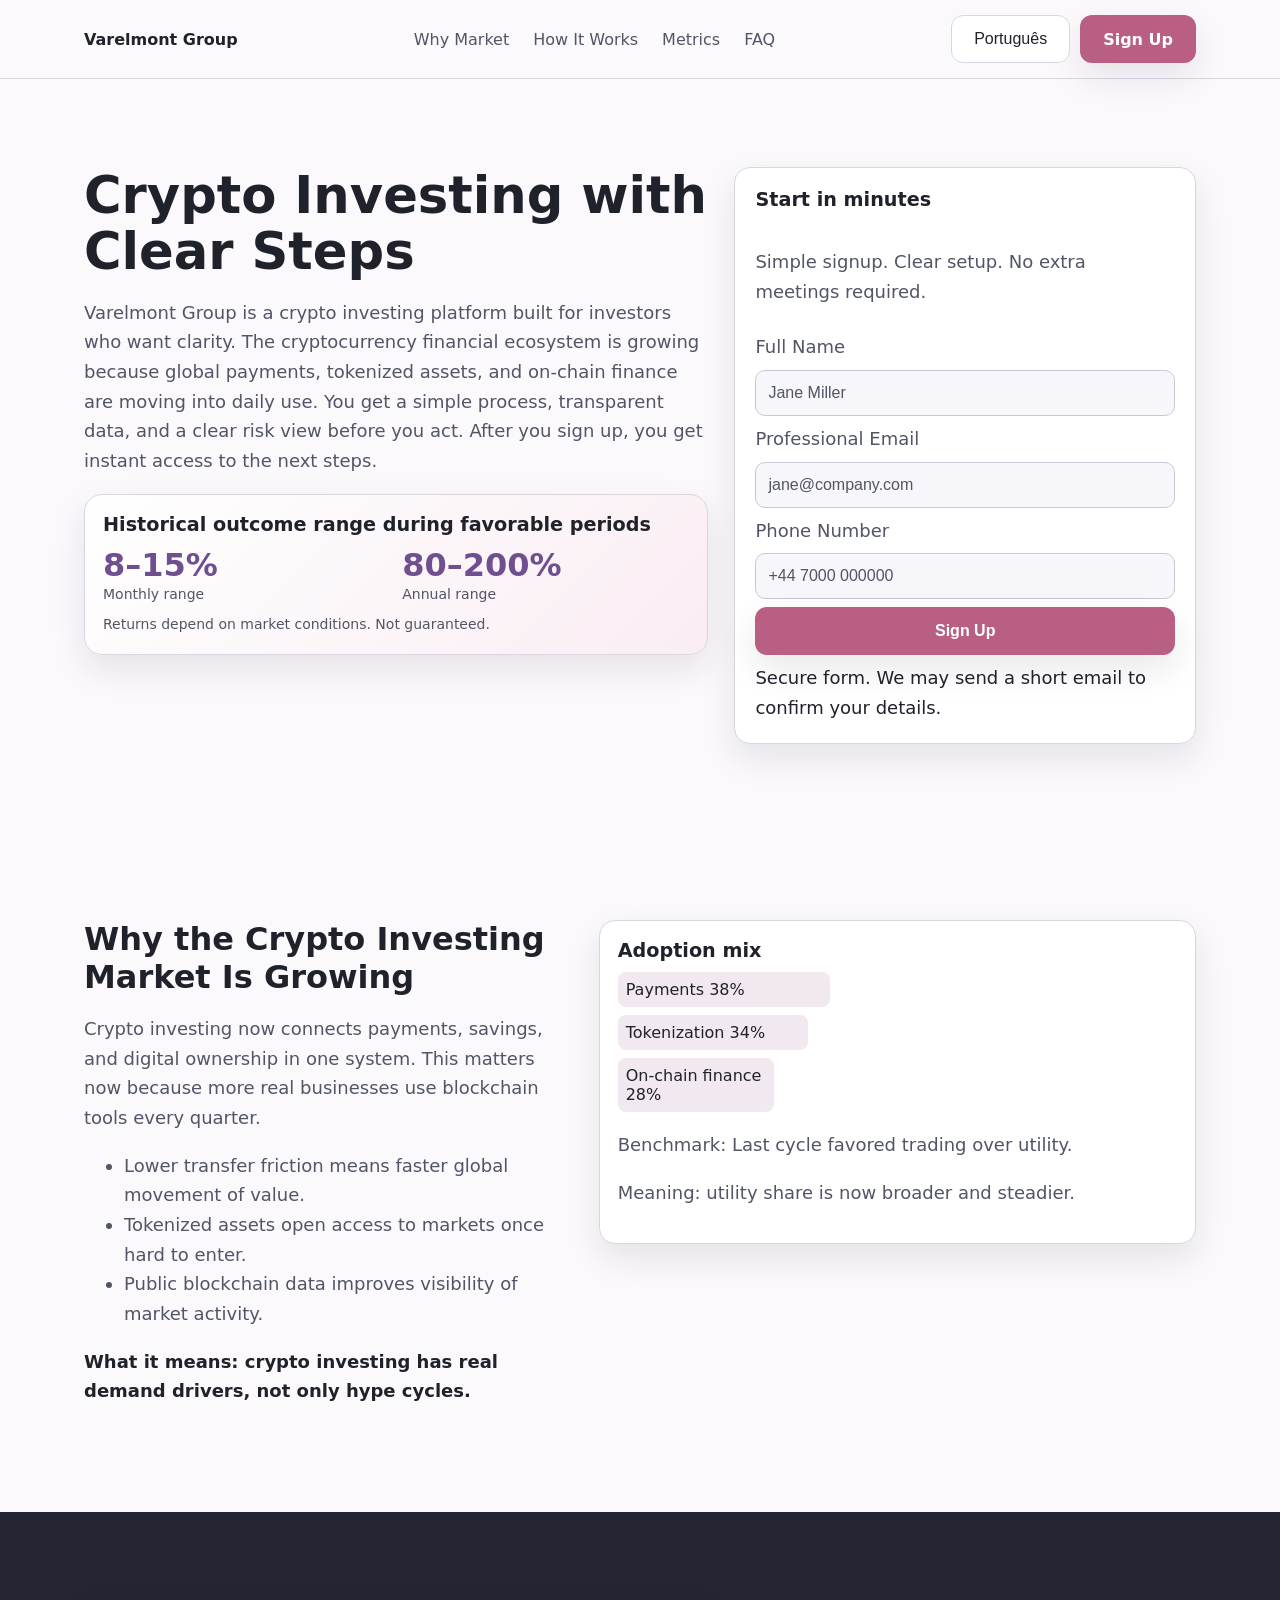
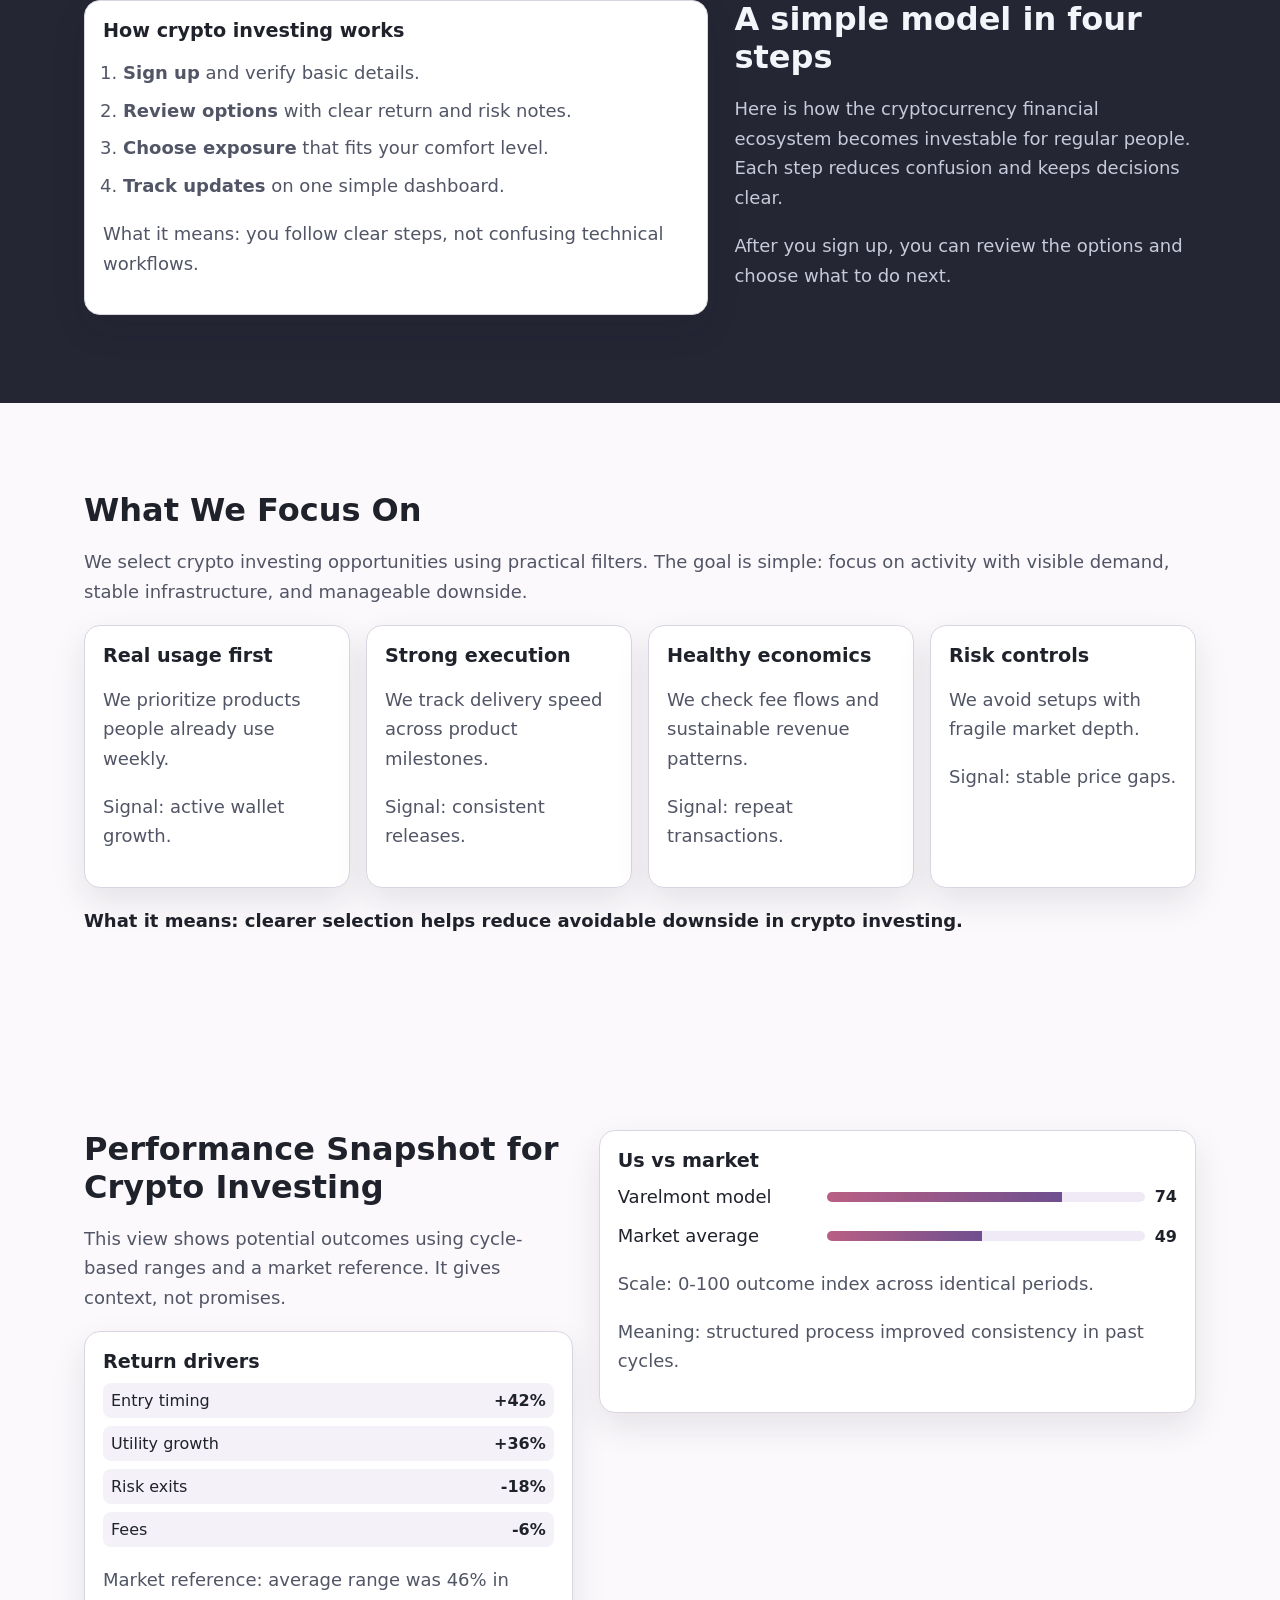
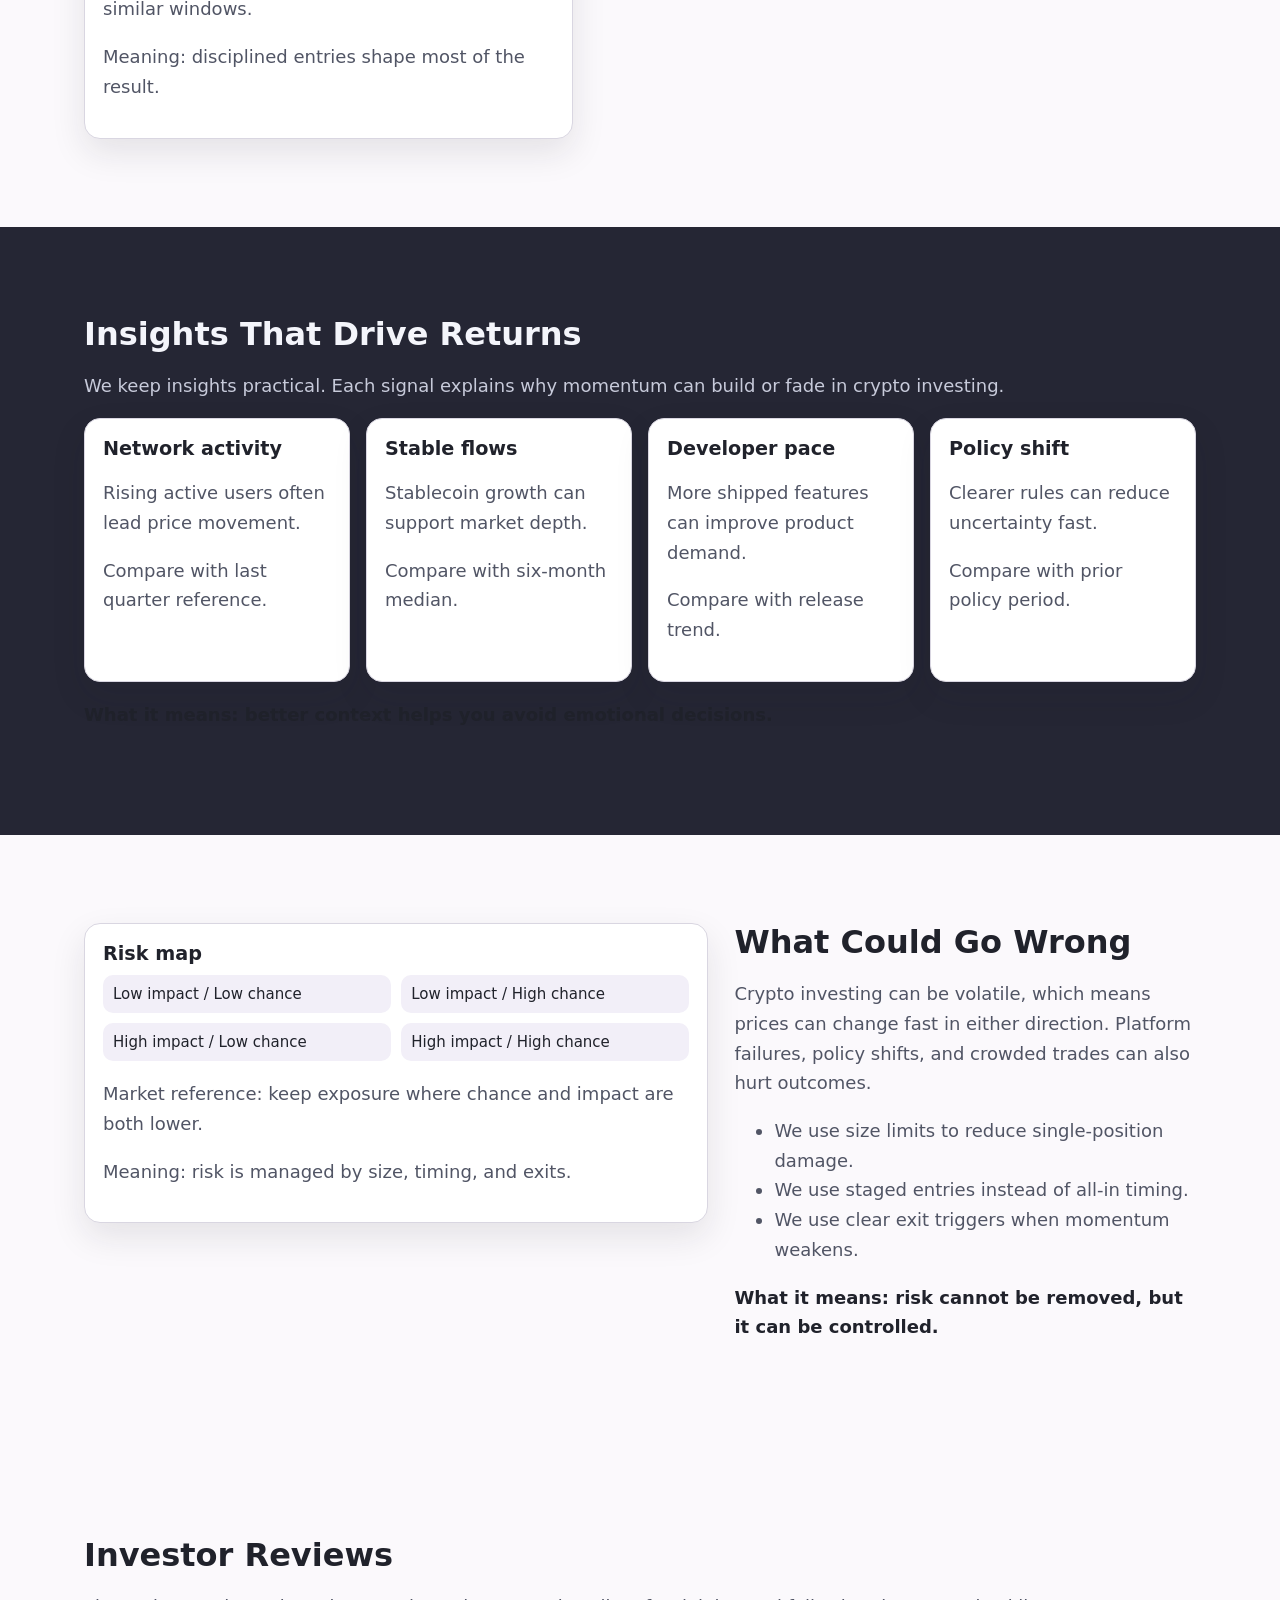
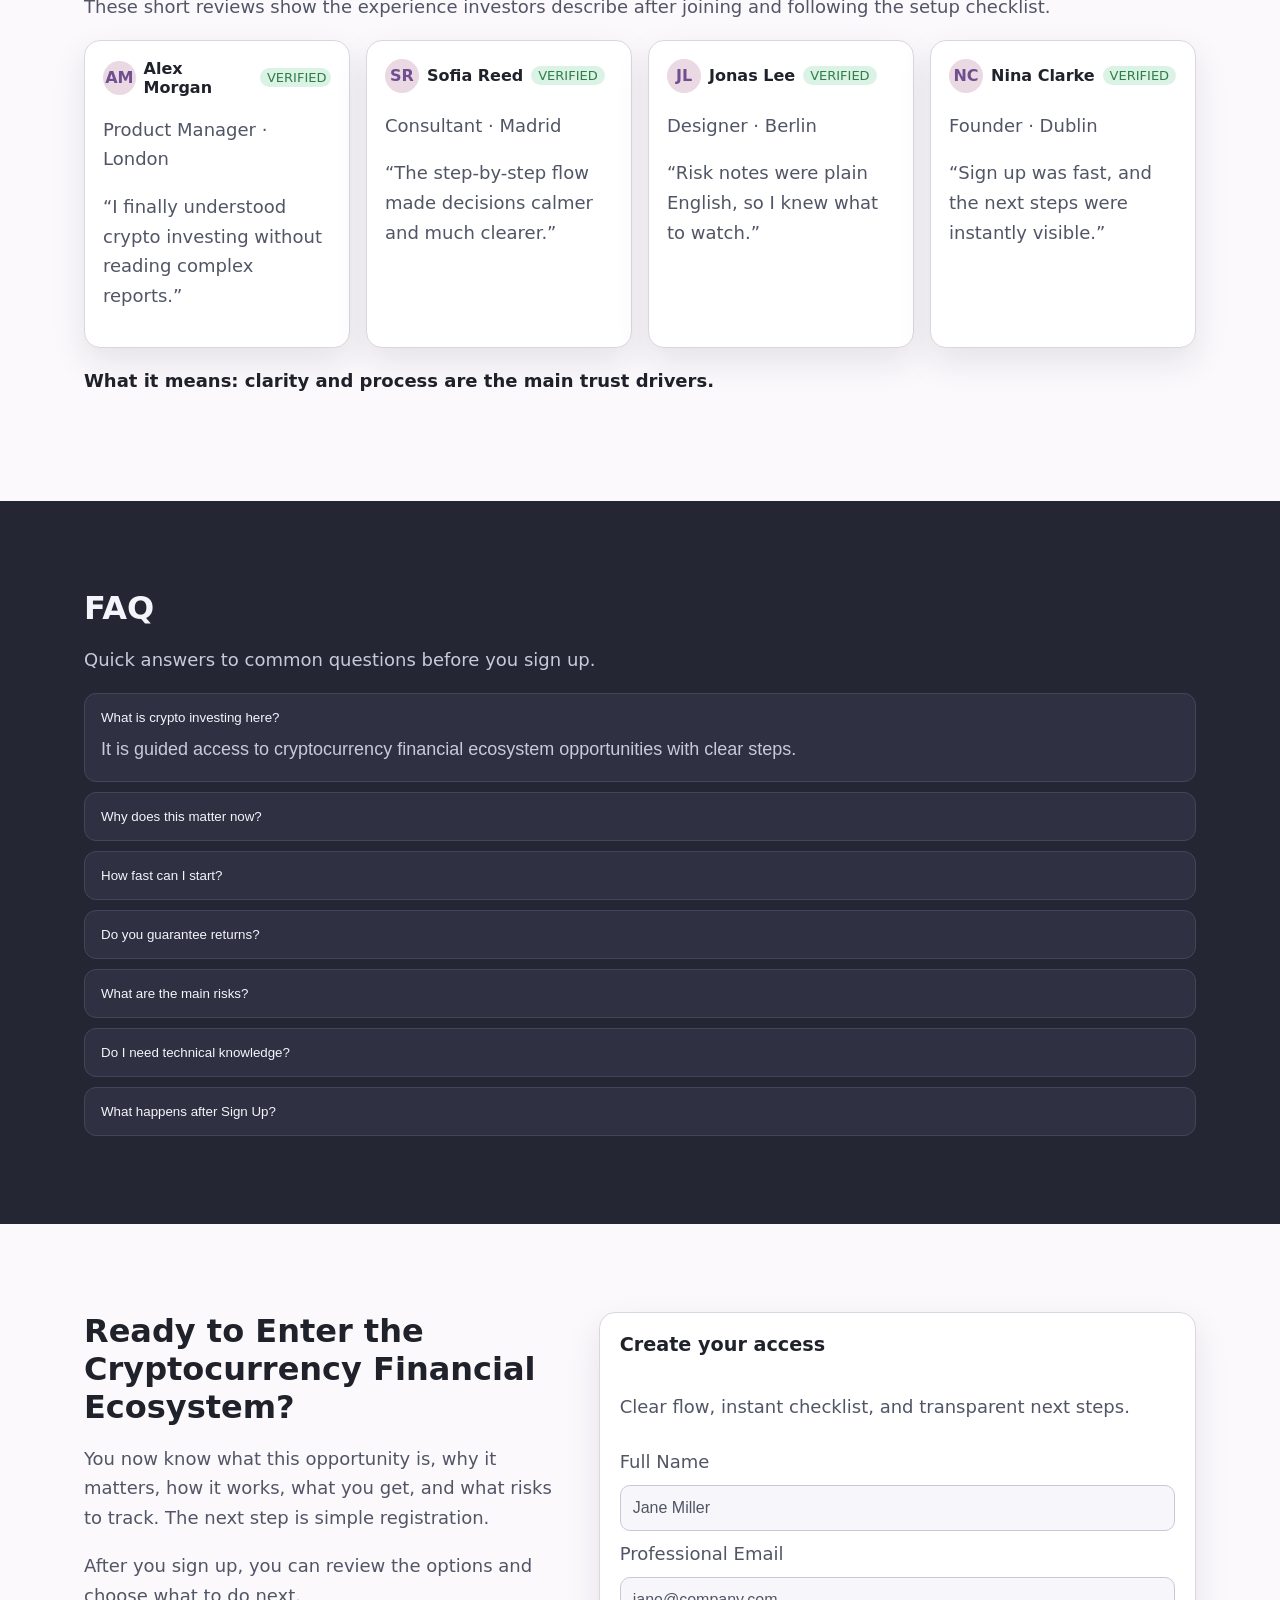
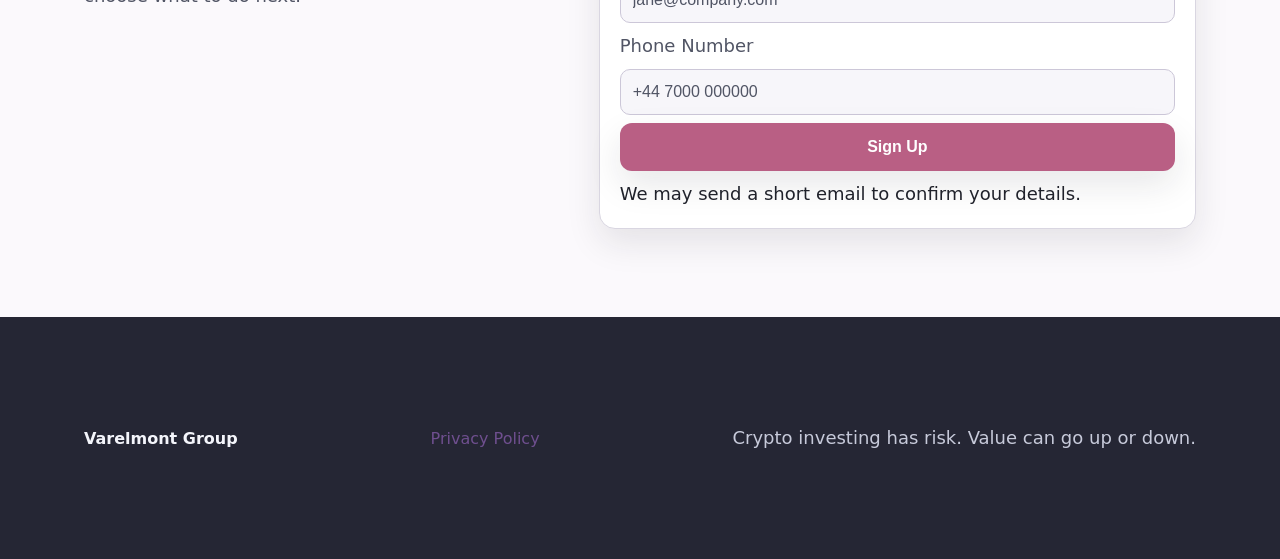
<file: pt/index.html>
<!doctype html>
<html lang="en">
<head>
  <meta charset="utf-8">
  <meta name="viewport" content="width=device-width, initial-scale=1">
  <title>Varelmont Group | Crypto Investing Ecosystem | Português</title>
  <meta name="description" content="Varelmont Group explains crypto investing in simple English with clear steps, risks, and transparent performance ranges.">
  <link rel="canonical" href="https://www.varelmontgroup.com/pt/index.html">
  <link rel="alternate" hreflang="en" href="https://www.varelmontgroup.com/index.html">
  <link rel="alternate" hreflang="de" href="https://www.varelmontgroup.com/de/index.html">
  <link rel="alternate" hreflang="fr" href="https://www.varelmontgroup.com/fr/index.html">
  <link rel="alternate" hreflang="es" href="https://www.varelmontgroup.com/es/index.html">
  <link rel="alternate" hreflang="it" href="https://www.varelmontgroup.com/it/index.html">
  <link rel="alternate" hreflang="tr" href="https://www.varelmontgroup.com/tr/index.html">
  <link rel="alternate" hreflang="pt" href="https://www.varelmontgroup.com/pt/index.html">
  <link rel="alternate" hreflang="ja" href="https://www.varelmontgroup.com/jp/index.html">
  <link rel="alternate" hreflang="sk" href="https://www.varelmontgroup.com/sk/index.html">
  <link rel="alternate" hreflang="nl-BE" href="https://www.varelmontgroup.com/be/index.html">
  <link rel="alternate" hreflang="x-default" href="https://www.varelmontgroup.com/index.html">
  <meta property="og:title" content="Varelmont Group | Crypto Investing Ecosystem | Português">
  <meta property="og:description" content="Varelmont Group explains crypto investing in simple English with clear steps, risks, and transparent performance ranges.">
  <meta property="og:type" content="website">
  <meta property="og:url" content="https://www.varelmontgroup.com/pt/index.html">
  <meta property="og:image" content="https://www.varelmontgroup.com/assets/img/og.jpg">
  <meta name="twitter:card" content="summary_large_image">
  <meta name="twitter:title" content="Varelmont Group | Crypto Investing Ecosystem | Português">
  <meta name="twitter:description" content="Varelmont Group explains crypto investing in simple English with clear steps, risks, and transparent performance ranges.">
  <link rel="stylesheet" href="../assets/style.css">
</head>
<body>
<header class="site-header">
  <div class="container header-wrap">
    <a class="brand" href="../index.html">Varelmont Group</a>
    <nav class="main-nav" aria-label="Main">
      <a href="#market">Why Market</a><a href="#model">How It Works</a><a href="#metrics">Metrics</a><a href="#faq">FAQ</a>
    </nav>
    <div class="header-actions">
      <div class="lang-switcher">
        <button class="lang-pill" aria-haspopup="true" aria-expanded="false">Português</button>
        <div class="lang-menu" role="menu">
<a href="../index.html"><svg viewBox="0 0 3 2" aria-hidden="true"><rect width="3" height="2" fill="#012169"/><path d="M0 0l3 2M3 0L0 2" stroke="#fff" stroke-width=".3"/><path d="M0 0l3 2M3 0L0 2" stroke="#c8102e" stroke-width=".16"/><path d="M1.5 0v2M0 1h3" stroke="#fff" stroke-width=".5"/><path d="M1.5 0v2M0 1h3" stroke="#c8102e" stroke-width=".3"/></svg>English</a>
<a href="../de/index.html"><svg viewBox="0 0 3 2" aria-hidden="true"><rect width="3" height=".666" y="0" fill="#000"/><rect width="3" height=".666" y=".666" fill="#dd0000"/><rect width="3" height=".668" y="1.332" fill="#ffce00"/></svg>Deutsch</a>
<a href="../fr/index.html"><svg viewBox="0 0 3 2" aria-hidden="true"><rect width="1" height="2" fill="#0055a4"/><rect width="1" height="2" x="1" fill="#fff"/><rect width="1" height="2" x="2" fill="#ef4135"/></svg>Français</a>
<a href="../es/index.html"><svg viewBox="0 0 3 2" aria-hidden="true"><rect width="3" height="2" fill="#aa151b"/><rect width="3" height="1" y=".5" fill="#f1bf00"/></svg>Español</a>
<a href="../it/index.html"><svg viewBox="0 0 3 2" aria-hidden="true"><rect width="1" height="2" fill="#009246"/><rect width="1" height="2" x="1" fill="#fff"/><rect width="1" height="2" x="2" fill="#ce2b37"/></svg>Italiano</a>
<a href="../tr/index.html"><svg viewBox="0 0 3 2" aria-hidden="true"><rect width="3" height="2" fill="#e30a17"/><circle cx="1.2" cy="1" r=".45" fill="#fff"/><circle cx="1.3" cy="1" r=".36" fill="#e30a17"/></svg>Türkçe</a>
<a href="../pt/index.html"><svg viewBox="0 0 3 2" aria-hidden="true"><rect width="1.2" height="2" fill="#006600"/><rect width="1.8" height="2" x="1.2" fill="#ff0000"/></svg>Português</a>
<a href="../jp/index.html"><svg viewBox="0 0 3 2" aria-hidden="true"><rect width="3" height="2" fill="#fff"/><circle cx="1.5" cy="1" r=".5" fill="#bc002d"/></svg>日本語</a>
<a href="../sk/index.html"><svg viewBox="0 0 3 2" aria-hidden="true"><rect width="3" height=".666" fill="#fff"/><rect width="3" height=".666" y=".666" fill="#0b4ea2"/><rect width="3" height=".668" y="1.332" fill="#ee1c25"/></svg>Slovak</a>
<a href="../be/index.html"><svg viewBox="0 0 3 2" aria-hidden="true"><rect width="1" height="2" fill="#000"/><rect width="1" height="2" x="1" fill="#ffd90c"/><rect width="1" height="2" x="2" fill="#ef3340"/></svg>Nederlands (BE)</a>
</div>
      </div>
      <a class="btn btn-primary" href="#signup">Sign Up</a>
      <button class="burger" aria-label="Open menu" aria-expanded="false" aria-controls="mobileDrawer"><span></span><span></span><span></span></button>
    </div>
  </div>
</header>
<div id="mobileDrawer" class="drawer" aria-hidden="true">
  <div class="drawer-panel">
    <button class="drawer-close" aria-label="Close menu">×</button>
    <nav class="drawer-nav"><a href="#market">Why Market</a><a href="#model">How It Works</a><a href="#metrics">Metrics</a><a href="#faq">FAQ</a></nav>
    <div class="lang-switcher mobile-only"><button class="lang-pill" aria-haspopup="true" aria-expanded="false">Português</button><div class="lang-menu" role="menu">
<a href="../index.html"><svg viewBox="0 0 3 2" aria-hidden="true"><rect width="3" height="2" fill="#012169"/><path d="M0 0l3 2M3 0L0 2" stroke="#fff" stroke-width=".3"/><path d="M0 0l3 2M3 0L0 2" stroke="#c8102e" stroke-width=".16"/><path d="M1.5 0v2M0 1h3" stroke="#fff" stroke-width=".5"/><path d="M1.5 0v2M0 1h3" stroke="#c8102e" stroke-width=".3"/></svg>English</a>
<a href="../de/index.html"><svg viewBox="0 0 3 2" aria-hidden="true"><rect width="3" height=".666" y="0" fill="#000"/><rect width="3" height=".666" y=".666" fill="#dd0000"/><rect width="3" height=".668" y="1.332" fill="#ffce00"/></svg>Deutsch</a>
<a href="../fr/index.html"><svg viewBox="0 0 3 2" aria-hidden="true"><rect width="1" height="2" fill="#0055a4"/><rect width="1" height="2" x="1" fill="#fff"/><rect width="1" height="2" x="2" fill="#ef4135"/></svg>Français</a>
<a href="../es/index.html"><svg viewBox="0 0 3 2" aria-hidden="true"><rect width="3" height="2" fill="#aa151b"/><rect width="3" height="1" y=".5" fill="#f1bf00"/></svg>Español</a>
<a href="../it/index.html"><svg viewBox="0 0 3 2" aria-hidden="true"><rect width="1" height="2" fill="#009246"/><rect width="1" height="2" x="1" fill="#fff"/><rect width="1" height="2" x="2" fill="#ce2b37"/></svg>Italiano</a>
<a href="../tr/index.html"><svg viewBox="0 0 3 2" aria-hidden="true"><rect width="3" height="2" fill="#e30a17"/><circle cx="1.2" cy="1" r=".45" fill="#fff"/><circle cx="1.3" cy="1" r=".36" fill="#e30a17"/></svg>Türkçe</a>
<a href="../pt/index.html"><svg viewBox="0 0 3 2" aria-hidden="true"><rect width="1.2" height="2" fill="#006600"/><rect width="1.8" height="2" x="1.2" fill="#ff0000"/></svg>Português</a>
<a href="../jp/index.html"><svg viewBox="0 0 3 2" aria-hidden="true"><rect width="3" height="2" fill="#fff"/><circle cx="1.5" cy="1" r=".5" fill="#bc002d"/></svg>日本語</a>
<a href="../sk/index.html"><svg viewBox="0 0 3 2" aria-hidden="true"><rect width="3" height=".666" fill="#fff"/><rect width="3" height=".666" y=".666" fill="#0b4ea2"/><rect width="3" height=".668" y="1.332" fill="#ee1c25"/></svg>Slovak</a>
<a href="../be/index.html"><svg viewBox="0 0 3 2" aria-hidden="true"><rect width="1" height="2" fill="#000"/><rect width="1" height="2" x="1" fill="#ffd90c"/><rect width="1" height="2" x="2" fill="#ef3340"/></svg>Nederlands (BE)</a>
</div></div>
    <a class="btn btn-primary" href="#signup">Sign Up</a>
  </div>
</div>
<main>
<section class="section light hero" id="top">
  <div class="container hero-grid">
    <div>
      <h1>Crypto Investing with Clear Steps</h1>
      <p>Varelmont Group is a crypto investing platform built for investors who want clarity. The cryptocurrency financial ecosystem is growing because global payments, tokenized assets, and on-chain finance are moving into daily use. You get a simple process, transparent data, and a clear risk view before you act. After you sign up, you get instant access to the next steps.</p>
      <div class="performance-panel">
        <h3>Historical outcome range during favorable periods</h3>
        <div class="perf-split"><div><strong>8–15%</strong><span>Monthly range</span></div><div><strong>80–200%</strong><span>Annual range</span></div></div>
        <p class="micro">Returns depend on market conditions. Not guaranteed.</p>
      </div>
    </div>
    <form class="form-card" id="signup" aria-label="Hero sign up form">
      <h3 class="form-title">Start in minutes</h3><p class="form-sub">Simple signup. Clear setup. No extra meetings required.</p>
      <label for="name1">Full Name</label><input id="name1" name="name" placeholder="Jane Miller" required>
      <label for="email1">Professional Email</label><input id="email1" type="email" name="email" placeholder="jane@company.com" required>
      <label for="phone1">Phone Number</label><input id="phone1" name="phone" placeholder="+44 7000 000000" required>
      <button class="btn btn-primary" type="submit">Sign Up</button><small>Secure form. We may send a short email to confirm your details.</small>
    </form>
  </div>
</section>
<section class="section light" id="market"><div class="container split alt"><div><h2>Why the Crypto Investing Market Is Growing</h2><p>Crypto investing now connects payments, savings, and digital ownership in one system. This matters now because more real businesses use blockchain tools every quarter.</p><ul><li>Lower transfer friction means faster global movement of value.</li><li>Tokenized assets open access to markets once hard to enter.</li><li>Public blockchain data improves visibility of market activity.</li></ul><p class="meaning">What it means: crypto investing has real demand drivers, not only hype cycles.</p></div><div class="card visual"><h3>Adoption mix</h3><div class="stack"><span style="width:38%">Payments 38%</span><span style="width:34%">Tokenization 34%</span><span style="width:28%">On-chain finance 28%</span></div><p>Benchmark: Last cycle favored trading over utility.</p><p class="muted">Meaning: utility share is now broader and steadier.</p></div></div></section>
<section class="section dark" id="model"><div class="container split"><div class="card flow"><h3>How crypto investing works</h3><ol><li><b>Sign up</b> and verify basic details.</li><li><b>Review options</b> with clear return and risk notes.</li><li><b>Choose exposure</b> that fits your comfort level.</li><li><b>Track updates</b> on one simple dashboard.</li></ol><p class="muted">What it means: you follow clear steps, not confusing technical workflows.</p></div><div><h2>A simple model in four steps</h2><p>Here is how the cryptocurrency financial ecosystem becomes investable for regular people. Each step reduces confusion and keeps decisions clear.</p><p>After you sign up, you can review the options and choose what to do next.</p></div></div></section>
<section class="section light" id="focus"><div class="container"><h2>What We Focus On</h2><p>We select crypto investing opportunities using practical filters. The goal is simple: focus on activity with visible demand, stable infrastructure, and manageable downside.</p><div class="grid-4"><article class="card"><h3>Real usage first</h3><p>We prioritize products people already use weekly.</p><p class="muted">Signal: active wallet growth.</p></article><article class="card"><h3>Strong execution</h3><p>We track delivery speed across product milestones.</p><p class="muted">Signal: consistent releases.</p></article><article class="card"><h3>Healthy economics</h3><p>We check fee flows and sustainable revenue patterns.</p><p class="muted">Signal: repeat transactions.</p></article><article class="card"><h3>Risk controls</h3><p>We avoid setups with fragile market depth.</p><p class="muted">Signal: stable price gaps.</p></article></div><p class="meaning">What it means: clearer selection helps reduce avoidable downside in crypto investing.</p></div></section>
<section class="section light" id="metrics"><div class="container split alt"><div><h2>Performance Snapshot for Crypto Investing</h2><p>This view shows potential outcomes using cycle-based ranges and a market reference. It gives context, not promises.</p><div class="card waterfall"><h3>Return drivers</h3><div class="wf"><div><span>Entry timing</span><b>+42%</b></div><div><span>Utility growth</span><b>+36%</b></div><div><span>Risk exits</span><b>-18%</b></div><div><span>Fees</span><b>-6%</b></div></div><p>Market reference: average range was 46% in similar windows.</p><p class="muted">Meaning: disciplined entries shape most of the result.</p></div></div><div class="card compare"><h3>Us vs market</h3><div class="bars"><div><label>Varelmont model</label><span><i style="width:74%"></i></span><b>74</b></div><div><label>Market average</label><span><i style="width:49%"></i></span><b>49</b></div></div><p>Scale: 0-100 outcome index across identical periods.</p><p class="muted">Meaning: structured process improved consistency in past cycles.</p></div></div></section>
<section class="section dark" id="insights"><div class="container"><h2>Insights That Drive Returns</h2><p>We keep insights practical. Each signal explains why momentum can build or fade in crypto investing.</p><div class="grid-4 insights"><article class="card"><h3>Network activity</h3><p>Rising active users often lead price movement.</p><p class="muted">Compare with last quarter reference.</p></article><article class="card"><h3>Stable flows</h3><p>Stablecoin growth can support market depth.</p><p class="muted">Compare with six-month median.</p></article><article class="card"><h3>Developer pace</h3><p>More shipped features can improve product demand.</p><p class="muted">Compare with release trend.</p></article><article class="card"><h3>Policy shift</h3><p>Clearer rules can reduce uncertainty fast.</p><p class="muted">Compare with prior policy period.</p></article></div><p class="meaning">What it means: better context helps you avoid emotional decisions.</p></div></section>
<section class="section light" id="risk"><div class="container split"><div class="card matrix"><h3>Risk map</h3><div class="mx"><span>Low impact / Low chance</span><span>Low impact / High chance</span><span>High impact / Low chance</span><span>High impact / High chance</span></div><p>Market reference: keep exposure where chance and impact are both lower.</p><p class="muted">Meaning: risk is managed by size, timing, and exits.</p></div><div><h2>What Could Go Wrong</h2><p>Crypto investing can be volatile, which means prices can change fast in either direction. Platform failures, policy shifts, and crowded trades can also hurt outcomes.</p><ul><li>We use size limits to reduce single-position damage.</li><li>We use staged entries instead of all-in timing.</li><li>We use clear exit triggers when momentum weakens.</li></ul><p class="meaning">What it means: risk cannot be removed, but it can be controlled.</p></div></div></section>
<section class="section light" id="reviews"><div class="container"><h2>Investor Reviews</h2><p>These short reviews show the experience investors describe after joining and following the setup checklist.</p><div class="grid-4 reviews"><article class="card"><div class="review-head"><span class="avatar">AM</span><strong>Alex Morgan</strong><em>VERIFIED</em></div><p class="muted">Product Manager · London</p><p>“I finally understood crypto investing without reading complex reports.”</p></article><article class="card"><div class="review-head"><span class="avatar">SR</span><strong>Sofia Reed</strong><em>VERIFIED</em></div><p class="muted">Consultant · Madrid</p><p>“The step-by-step flow made decisions calmer and much clearer.”</p></article><article class="card"><div class="review-head"><span class="avatar">JL</span><strong>Jonas Lee</strong><em>VERIFIED</em></div><p class="muted">Designer · Berlin</p><p>“Risk notes were plain English, so I knew what to watch.”</p></article><article class="card"><div class="review-head"><span class="avatar">NC</span><strong>Nina Clarke</strong><em>VERIFIED</em></div><p class="muted">Founder · Dublin</p><p>“Sign up was fast, and the next steps were instantly visible.”</p></article></div><p class="meaning">What it means: clarity and process are the main trust drivers.</p></div></section>
<section class="section dark" id="faq"><div class="container"><h2>FAQ</h2><p>Quick answers to common questions before you sign up.</p><div class="faq-list">
<button class="faq-item" aria-expanded="true"><span>What is crypto investing here?</span><p>It is guided access to cryptocurrency financial ecosystem opportunities with clear steps.</p></button>
<button class="faq-item" aria-expanded="false"><span>Why does this matter now?</span><p>Adoption is growing across payments, tokenization, and digital finance products.</p></button>
<button class="faq-item" aria-expanded="false"><span>How fast can I start?</span><p>You can start right after sign up and review setup items instantly.</p></button>
<button class="faq-item" aria-expanded="false"><span>Do you guarantee returns?</span><p>No. Returns depend on market conditions and are never guaranteed.</p></button>
<button class="faq-item" aria-expanded="false"><span>What are the main risks?</span><p>Volatility, policy changes, and timing errors can affect outcomes.</p></button>
<button class="faq-item" aria-expanded="false"><span>Do I need technical knowledge?</span><p>No. Explanations use simple language and practical examples.</p></button>
<button class="faq-item" aria-expanded="false"><span>What happens after Sign Up?</span><p>After you sign up, you will see a clear setup checklist.</p></button>
</div></div></section>
<section class="section light" id="final"><div class="container split alt"><div><h2>Ready to Enter the Cryptocurrency Financial Ecosystem?</h2><p>You now know what this opportunity is, why it matters, how it works, what you get, and what risks to track. The next step is simple registration.</p><p>After you sign up, you can review the options and choose what to do next.</p></div><form class="form-card" aria-label="Final sign up form"><h3 class="form-title">Create your access</h3><p class="form-sub">Clear flow, instant checklist, and transparent next steps.</p><label for="name2">Full Name</label><input id="name2" name="name" placeholder="Jane Miller" required><label for="email2">Professional Email</label><input id="email2" type="email" name="email" placeholder="jane@company.com" required><label for="phone2">Phone Number</label><input id="phone2" name="phone" placeholder="+44 7000 000000" required><button class="btn btn-primary" type="submit">Sign Up</button><small>We may send a short email to confirm your details.</small></form></div></section>
</main>
<footer class="site-footer section dark"><div class="container footer-wrap"><strong>Varelmont Group</strong><a href="#" id="privacyOpen">Privacy Policy</a><p>Crypto investing has risk. Value can go up or down.</p></div></footer>
<div class="modal" id="privacyModal" aria-hidden="true" role="dialog" aria-labelledby="privacyTitle"><div class="modal-card"><button class="modal-x" aria-label="Close privacy">×</button><h3 id="privacyTitle">Privacy Policy</h3><div class="modal-content"><h4>Introduction</h4><p>We explain how we collect and use your data in clear language.</p><h4>Data collection</h4><p>We collect name, email, phone, and basic device data.</p><h4>Legal basis</h4><p>We process data to provide access and meet legal obligations.</p><h4>Cookies</h4><p>Cookies help site performance and remember your settings.</p><h4>Retention</h4><p>We keep data only as long as needed for service and law.</p><h4>Third-party sharing</h4><p>Trusted providers process data for hosting, email, and analytics.</p><h4>Security</h4><p>We use encryption, restricted access, and monitoring controls.</p><h4>User rights</h4><p>You can request access, correction, deletion, or export of data.</p><h4>International transfers</h4><p>Data may be processed across regions with contractual safeguards.</p><h4>Industry risk disclosure</h4><p>Digital asset markets are volatile and outcomes are not guaranteed.</p><h4>Contact</h4><p>Email: privacy@varelmontgroup.com</p></div><div class="modal-footer"><button class="btn btn-ghost" id="privacyClose">Close</button></div></div></div>
<script type="application/ld+json">{"@context":"https://schema.org","@graph":[{"@type":"Organization","name":"Varelmont Group","url":"https://www.varelmontgroup.com"},{"@type":"WebSite","name":"Varelmont Group","url":"https://www.varelmontgroup.com"},{"@type":"FAQPage","mainEntity":[{"@type":"Question","name":"What is crypto investing here?","acceptedAnswer":{"@type":"Answer","text":"It is guided access to cryptocurrency financial ecosystem opportunities with clear steps."}}]},{"@type":"Review","author":{"@type":"Person","name":"Alex Morgan"},"reviewBody":"I finally understood crypto investing without reading complex reports.","reviewRating":{"@type":"Rating","ratingValue":"5"}}]}</script>
<script src="../assets/app.js" defer></script>
</body></html>
</file>
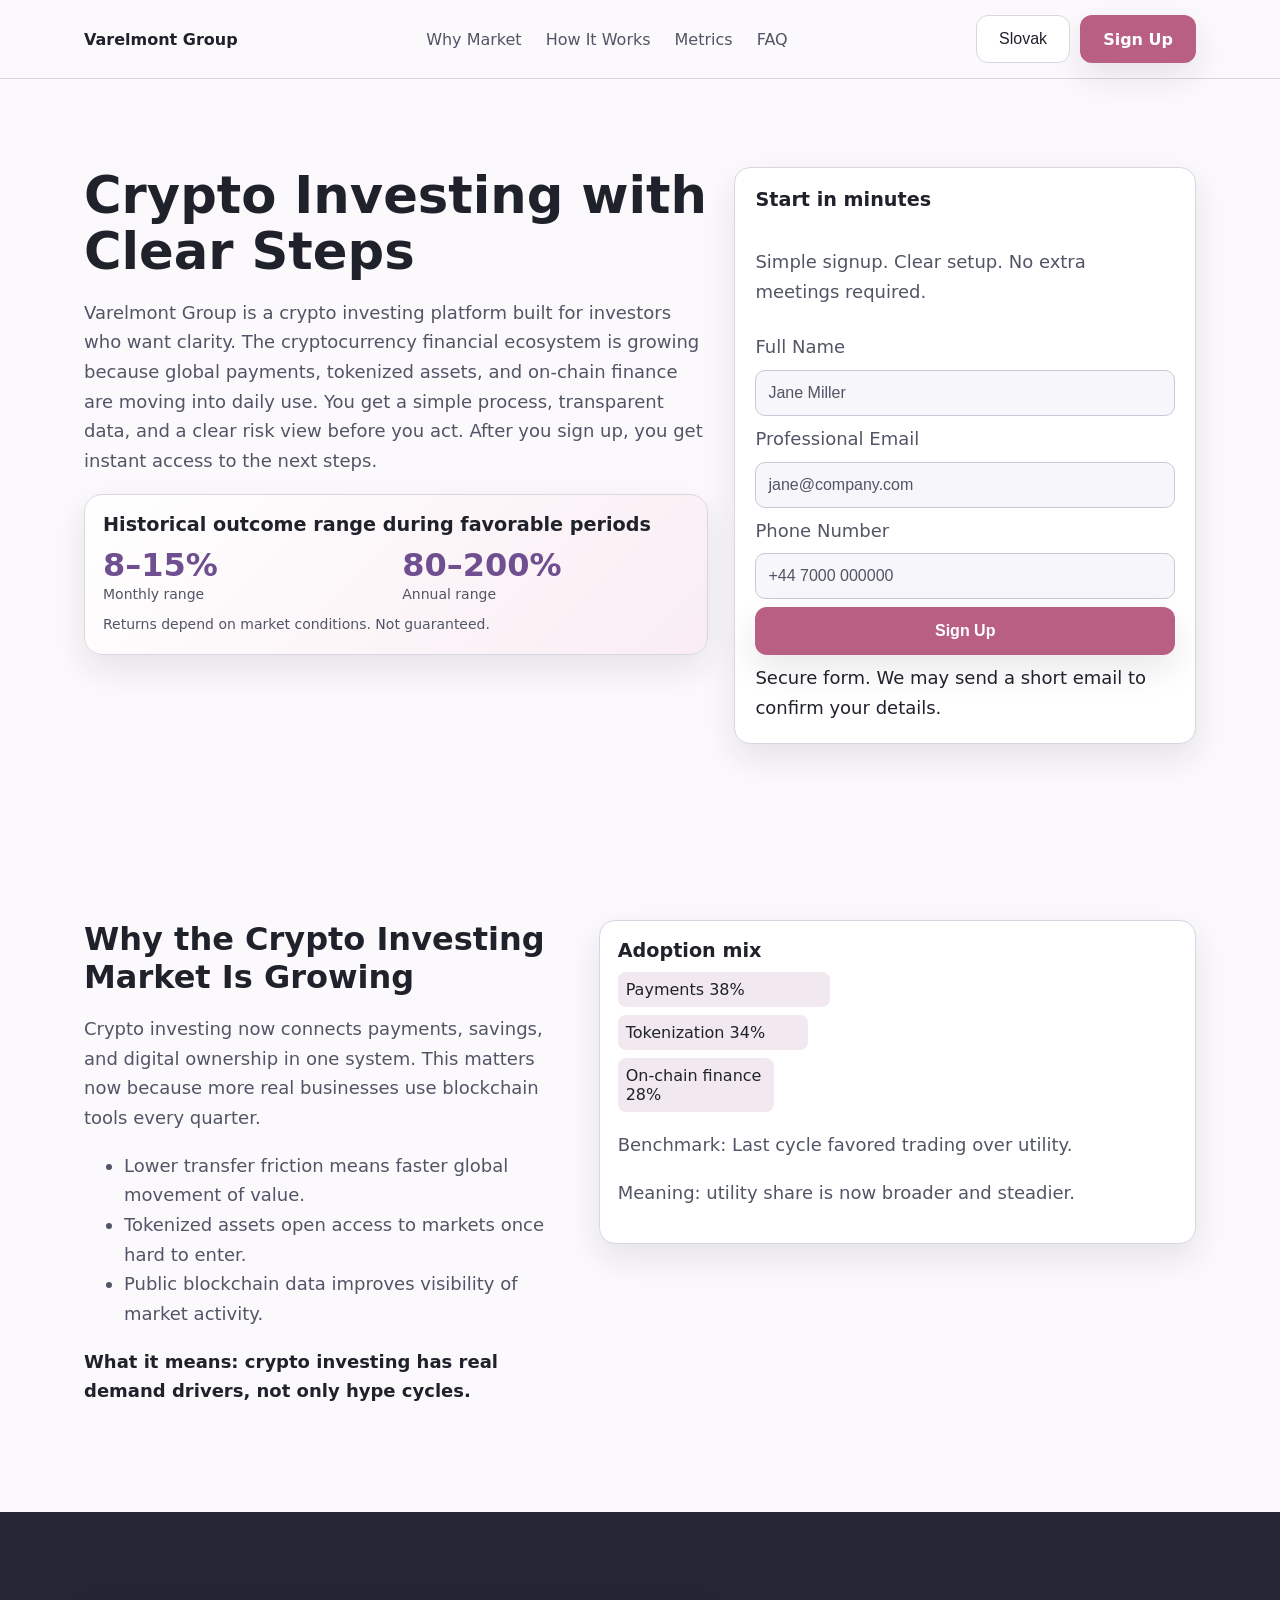
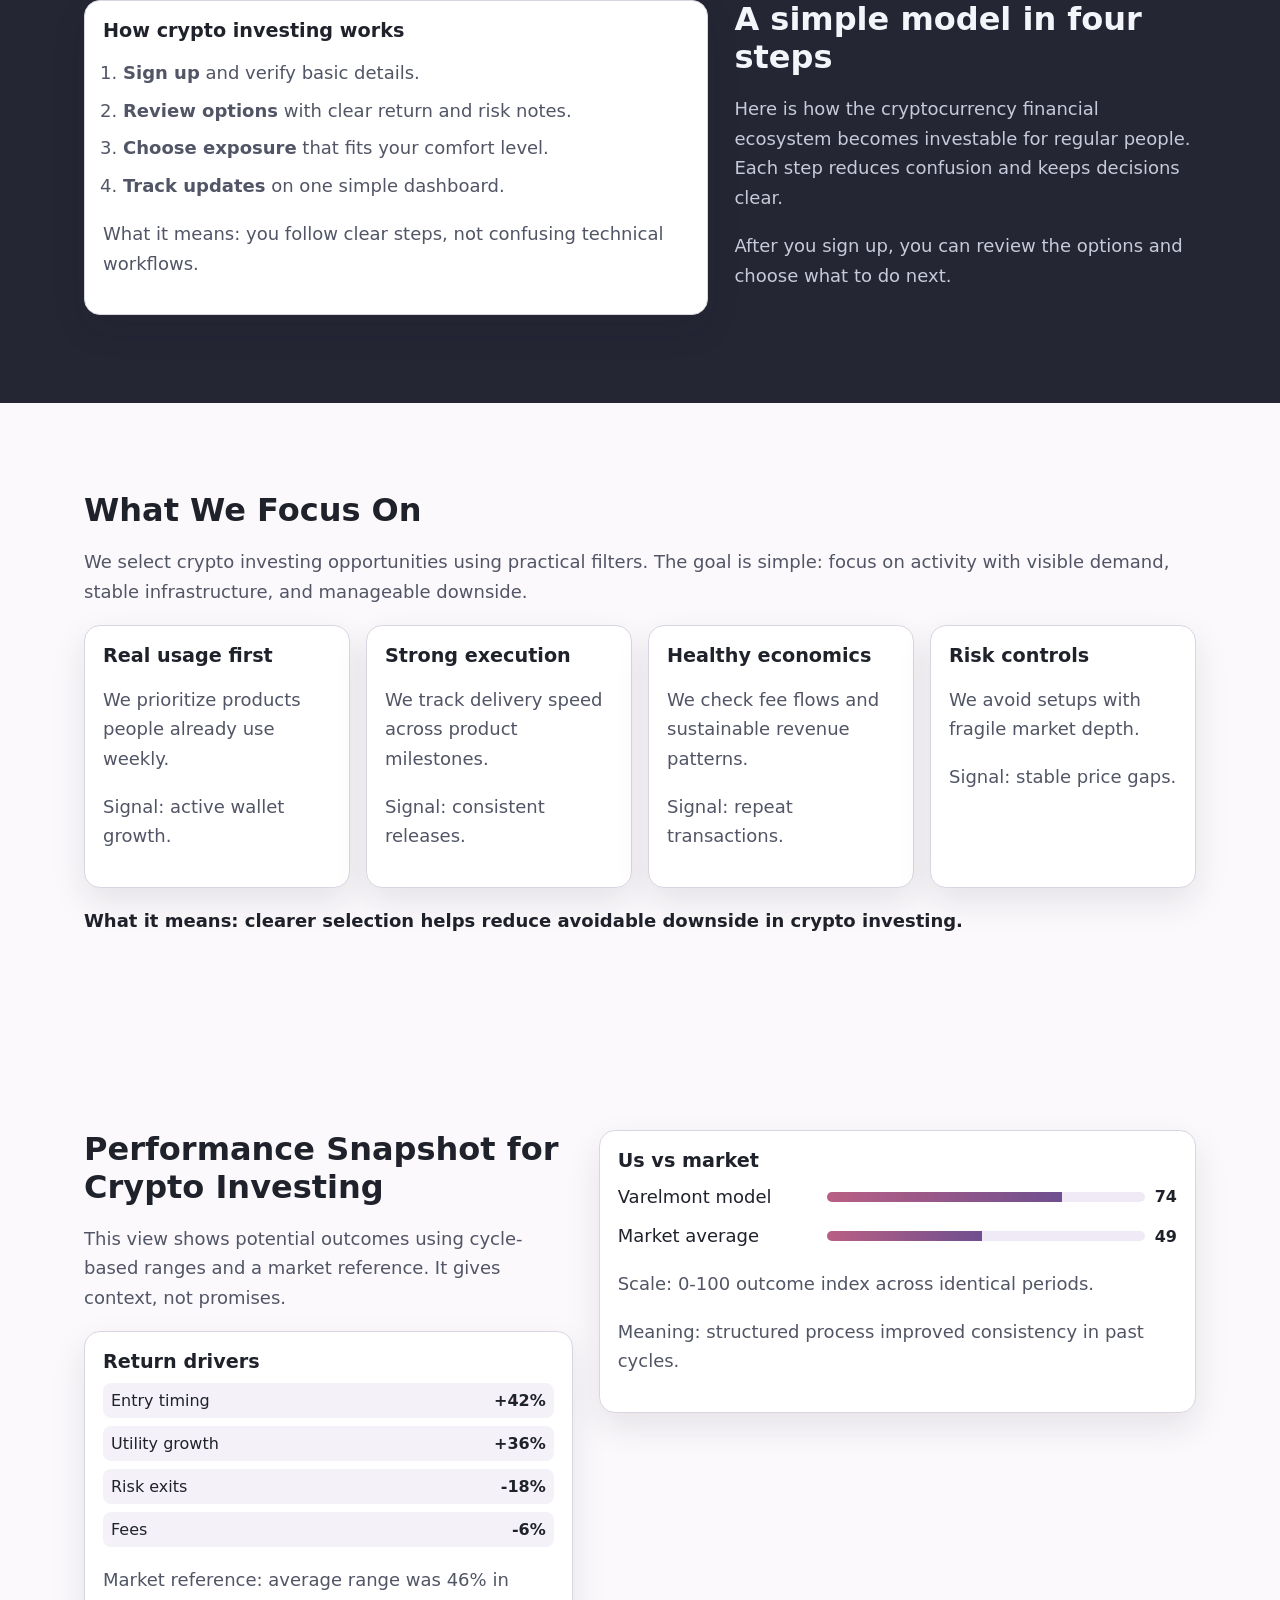
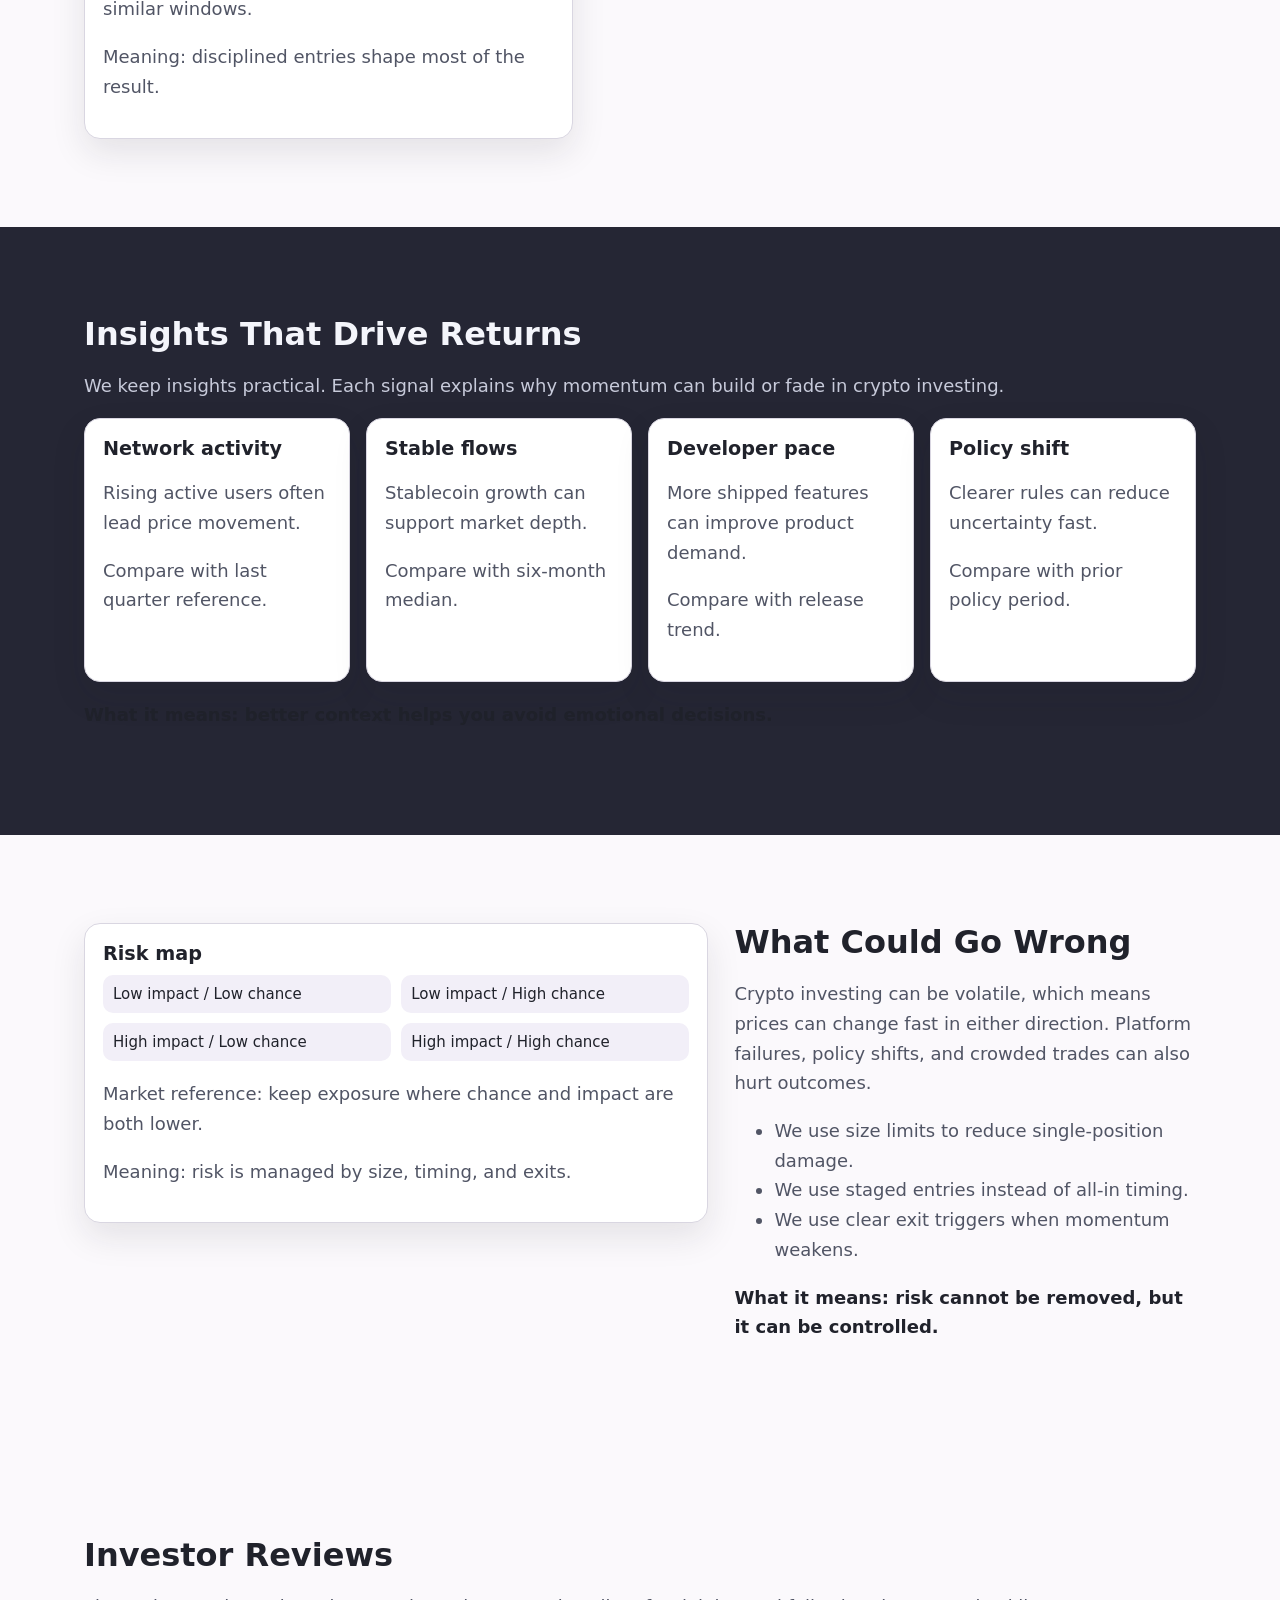
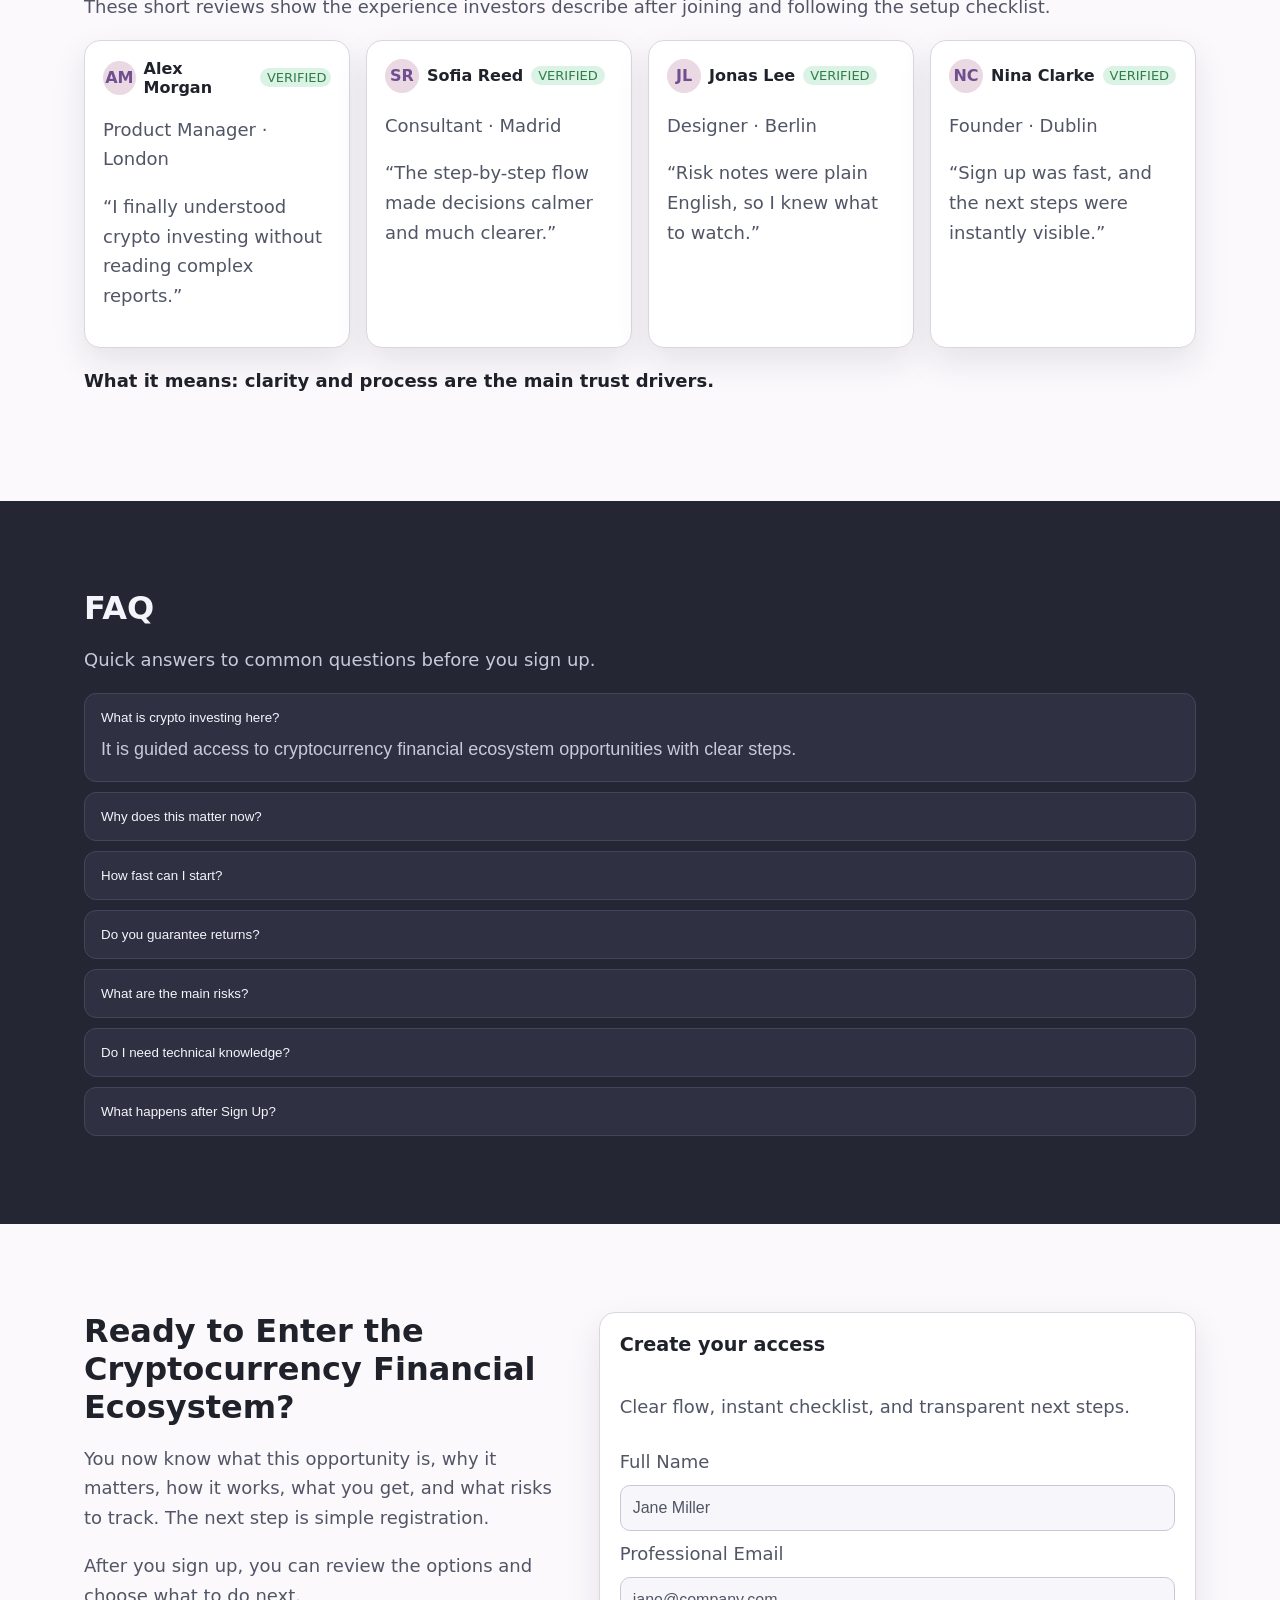
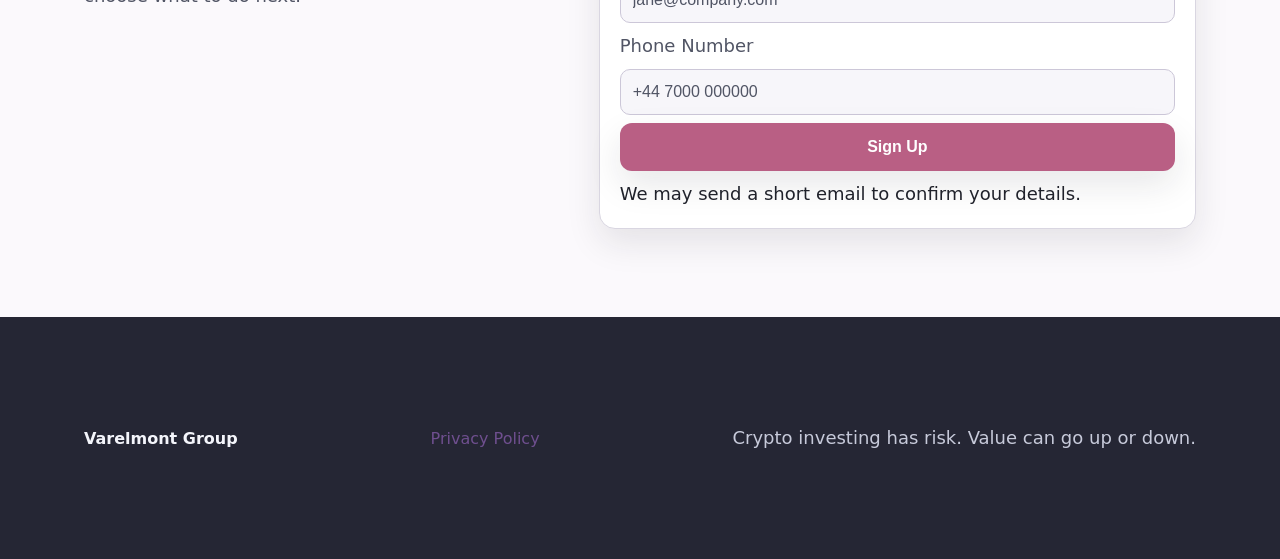
<file: sk/index.html>
<!doctype html>
<html lang="en">
<head>
  <meta charset="utf-8">
  <meta name="viewport" content="width=device-width, initial-scale=1">
  <title>Varelmont Group | Crypto Investing Ecosystem | Slovak</title>
  <meta name="description" content="Varelmont Group explains crypto investing in simple English with clear steps, risks, and transparent performance ranges.">
  <link rel="canonical" href="https://www.varelmontgroup.com/sk/index.html">
  <link rel="alternate" hreflang="en" href="https://www.varelmontgroup.com/index.html">
  <link rel="alternate" hreflang="de" href="https://www.varelmontgroup.com/de/index.html">
  <link rel="alternate" hreflang="fr" href="https://www.varelmontgroup.com/fr/index.html">
  <link rel="alternate" hreflang="es" href="https://www.varelmontgroup.com/es/index.html">
  <link rel="alternate" hreflang="it" href="https://www.varelmontgroup.com/it/index.html">
  <link rel="alternate" hreflang="tr" href="https://www.varelmontgroup.com/tr/index.html">
  <link rel="alternate" hreflang="pt" href="https://www.varelmontgroup.com/pt/index.html">
  <link rel="alternate" hreflang="ja" href="https://www.varelmontgroup.com/jp/index.html">
  <link rel="alternate" hreflang="sk" href="https://www.varelmontgroup.com/sk/index.html">
  <link rel="alternate" hreflang="nl-BE" href="https://www.varelmontgroup.com/be/index.html">
  <link rel="alternate" hreflang="x-default" href="https://www.varelmontgroup.com/index.html">
  <meta property="og:title" content="Varelmont Group | Crypto Investing Ecosystem | Slovak">
  <meta property="og:description" content="Varelmont Group explains crypto investing in simple English with clear steps, risks, and transparent performance ranges.">
  <meta property="og:type" content="website">
  <meta property="og:url" content="https://www.varelmontgroup.com/sk/index.html">
  <meta property="og:image" content="https://www.varelmontgroup.com/assets/img/og.jpg">
  <meta name="twitter:card" content="summary_large_image">
  <meta name="twitter:title" content="Varelmont Group | Crypto Investing Ecosystem | Slovak">
  <meta name="twitter:description" content="Varelmont Group explains crypto investing in simple English with clear steps, risks, and transparent performance ranges.">
  <link rel="stylesheet" href="../assets/style.css">
</head>
<body>
<header class="site-header">
  <div class="container header-wrap">
    <a class="brand" href="../index.html">Varelmont Group</a>
    <nav class="main-nav" aria-label="Main">
      <a href="#market">Why Market</a><a href="#model">How It Works</a><a href="#metrics">Metrics</a><a href="#faq">FAQ</a>
    </nav>
    <div class="header-actions">
      <div class="lang-switcher">
        <button class="lang-pill" aria-haspopup="true" aria-expanded="false">Slovak</button>
        <div class="lang-menu" role="menu">
<a href="../index.html"><svg viewBox="0 0 3 2" aria-hidden="true"><rect width="3" height="2" fill="#012169"/><path d="M0 0l3 2M3 0L0 2" stroke="#fff" stroke-width=".3"/><path d="M0 0l3 2M3 0L0 2" stroke="#c8102e" stroke-width=".16"/><path d="M1.5 0v2M0 1h3" stroke="#fff" stroke-width=".5"/><path d="M1.5 0v2M0 1h3" stroke="#c8102e" stroke-width=".3"/></svg>English</a>
<a href="../de/index.html"><svg viewBox="0 0 3 2" aria-hidden="true"><rect width="3" height=".666" y="0" fill="#000"/><rect width="3" height=".666" y=".666" fill="#dd0000"/><rect width="3" height=".668" y="1.332" fill="#ffce00"/></svg>Deutsch</a>
<a href="../fr/index.html"><svg viewBox="0 0 3 2" aria-hidden="true"><rect width="1" height="2" fill="#0055a4"/><rect width="1" height="2" x="1" fill="#fff"/><rect width="1" height="2" x="2" fill="#ef4135"/></svg>Français</a>
<a href="../es/index.html"><svg viewBox="0 0 3 2" aria-hidden="true"><rect width="3" height="2" fill="#aa151b"/><rect width="3" height="1" y=".5" fill="#f1bf00"/></svg>Español</a>
<a href="../it/index.html"><svg viewBox="0 0 3 2" aria-hidden="true"><rect width="1" height="2" fill="#009246"/><rect width="1" height="2" x="1" fill="#fff"/><rect width="1" height="2" x="2" fill="#ce2b37"/></svg>Italiano</a>
<a href="../tr/index.html"><svg viewBox="0 0 3 2" aria-hidden="true"><rect width="3" height="2" fill="#e30a17"/><circle cx="1.2" cy="1" r=".45" fill="#fff"/><circle cx="1.3" cy="1" r=".36" fill="#e30a17"/></svg>Türkçe</a>
<a href="../pt/index.html"><svg viewBox="0 0 3 2" aria-hidden="true"><rect width="1.2" height="2" fill="#006600"/><rect width="1.8" height="2" x="1.2" fill="#ff0000"/></svg>Português</a>
<a href="../jp/index.html"><svg viewBox="0 0 3 2" aria-hidden="true"><rect width="3" height="2" fill="#fff"/><circle cx="1.5" cy="1" r=".5" fill="#bc002d"/></svg>日本語</a>
<a href="../sk/index.html"><svg viewBox="0 0 3 2" aria-hidden="true"><rect width="3" height=".666" fill="#fff"/><rect width="3" height=".666" y=".666" fill="#0b4ea2"/><rect width="3" height=".668" y="1.332" fill="#ee1c25"/></svg>Slovak</a>
<a href="../be/index.html"><svg viewBox="0 0 3 2" aria-hidden="true"><rect width="1" height="2" fill="#000"/><rect width="1" height="2" x="1" fill="#ffd90c"/><rect width="1" height="2" x="2" fill="#ef3340"/></svg>Nederlands (BE)</a>
</div>
      </div>
      <a class="btn btn-primary" href="#signup">Sign Up</a>
      <button class="burger" aria-label="Open menu" aria-expanded="false" aria-controls="mobileDrawer"><span></span><span></span><span></span></button>
    </div>
  </div>
</header>
<div id="mobileDrawer" class="drawer" aria-hidden="true">
  <div class="drawer-panel">
    <button class="drawer-close" aria-label="Close menu">×</button>
    <nav class="drawer-nav"><a href="#market">Why Market</a><a href="#model">How It Works</a><a href="#metrics">Metrics</a><a href="#faq">FAQ</a></nav>
    <div class="lang-switcher mobile-only"><button class="lang-pill" aria-haspopup="true" aria-expanded="false">Slovak</button><div class="lang-menu" role="menu">
<a href="../index.html"><svg viewBox="0 0 3 2" aria-hidden="true"><rect width="3" height="2" fill="#012169"/><path d="M0 0l3 2M3 0L0 2" stroke="#fff" stroke-width=".3"/><path d="M0 0l3 2M3 0L0 2" stroke="#c8102e" stroke-width=".16"/><path d="M1.5 0v2M0 1h3" stroke="#fff" stroke-width=".5"/><path d="M1.5 0v2M0 1h3" stroke="#c8102e" stroke-width=".3"/></svg>English</a>
<a href="../de/index.html"><svg viewBox="0 0 3 2" aria-hidden="true"><rect width="3" height=".666" y="0" fill="#000"/><rect width="3" height=".666" y=".666" fill="#dd0000"/><rect width="3" height=".668" y="1.332" fill="#ffce00"/></svg>Deutsch</a>
<a href="../fr/index.html"><svg viewBox="0 0 3 2" aria-hidden="true"><rect width="1" height="2" fill="#0055a4"/><rect width="1" height="2" x="1" fill="#fff"/><rect width="1" height="2" x="2" fill="#ef4135"/></svg>Français</a>
<a href="../es/index.html"><svg viewBox="0 0 3 2" aria-hidden="true"><rect width="3" height="2" fill="#aa151b"/><rect width="3" height="1" y=".5" fill="#f1bf00"/></svg>Español</a>
<a href="../it/index.html"><svg viewBox="0 0 3 2" aria-hidden="true"><rect width="1" height="2" fill="#009246"/><rect width="1" height="2" x="1" fill="#fff"/><rect width="1" height="2" x="2" fill="#ce2b37"/></svg>Italiano</a>
<a href="../tr/index.html"><svg viewBox="0 0 3 2" aria-hidden="true"><rect width="3" height="2" fill="#e30a17"/><circle cx="1.2" cy="1" r=".45" fill="#fff"/><circle cx="1.3" cy="1" r=".36" fill="#e30a17"/></svg>Türkçe</a>
<a href="../pt/index.html"><svg viewBox="0 0 3 2" aria-hidden="true"><rect width="1.2" height="2" fill="#006600"/><rect width="1.8" height="2" x="1.2" fill="#ff0000"/></svg>Português</a>
<a href="../jp/index.html"><svg viewBox="0 0 3 2" aria-hidden="true"><rect width="3" height="2" fill="#fff"/><circle cx="1.5" cy="1" r=".5" fill="#bc002d"/></svg>日本語</a>
<a href="../sk/index.html"><svg viewBox="0 0 3 2" aria-hidden="true"><rect width="3" height=".666" fill="#fff"/><rect width="3" height=".666" y=".666" fill="#0b4ea2"/><rect width="3" height=".668" y="1.332" fill="#ee1c25"/></svg>Slovak</a>
<a href="../be/index.html"><svg viewBox="0 0 3 2" aria-hidden="true"><rect width="1" height="2" fill="#000"/><rect width="1" height="2" x="1" fill="#ffd90c"/><rect width="1" height="2" x="2" fill="#ef3340"/></svg>Nederlands (BE)</a>
</div></div>
    <a class="btn btn-primary" href="#signup">Sign Up</a>
  </div>
</div>
<main>
<section class="section light hero" id="top">
  <div class="container hero-grid">
    <div>
      <h1>Crypto Investing with Clear Steps</h1>
      <p>Varelmont Group is a crypto investing platform built for investors who want clarity. The cryptocurrency financial ecosystem is growing because global payments, tokenized assets, and on-chain finance are moving into daily use. You get a simple process, transparent data, and a clear risk view before you act. After you sign up, you get instant access to the next steps.</p>
      <div class="performance-panel">
        <h3>Historical outcome range during favorable periods</h3>
        <div class="perf-split"><div><strong>8–15%</strong><span>Monthly range</span></div><div><strong>80–200%</strong><span>Annual range</span></div></div>
        <p class="micro">Returns depend on market conditions. Not guaranteed.</p>
      </div>
    </div>
    <form class="form-card" id="signup" aria-label="Hero sign up form">
      <h3 class="form-title">Start in minutes</h3><p class="form-sub">Simple signup. Clear setup. No extra meetings required.</p>
      <label for="name1">Full Name</label><input id="name1" name="name" placeholder="Jane Miller" required>
      <label for="email1">Professional Email</label><input id="email1" type="email" name="email" placeholder="jane@company.com" required>
      <label for="phone1">Phone Number</label><input id="phone1" name="phone" placeholder="+44 7000 000000" required>
      <button class="btn btn-primary" type="submit">Sign Up</button><small>Secure form. We may send a short email to confirm your details.</small>
    </form>
  </div>
</section>
<section class="section light" id="market"><div class="container split alt"><div><h2>Why the Crypto Investing Market Is Growing</h2><p>Crypto investing now connects payments, savings, and digital ownership in one system. This matters now because more real businesses use blockchain tools every quarter.</p><ul><li>Lower transfer friction means faster global movement of value.</li><li>Tokenized assets open access to markets once hard to enter.</li><li>Public blockchain data improves visibility of market activity.</li></ul><p class="meaning">What it means: crypto investing has real demand drivers, not only hype cycles.</p></div><div class="card visual"><h3>Adoption mix</h3><div class="stack"><span style="width:38%">Payments 38%</span><span style="width:34%">Tokenization 34%</span><span style="width:28%">On-chain finance 28%</span></div><p>Benchmark: Last cycle favored trading over utility.</p><p class="muted">Meaning: utility share is now broader and steadier.</p></div></div></section>
<section class="section dark" id="model"><div class="container split"><div class="card flow"><h3>How crypto investing works</h3><ol><li><b>Sign up</b> and verify basic details.</li><li><b>Review options</b> with clear return and risk notes.</li><li><b>Choose exposure</b> that fits your comfort level.</li><li><b>Track updates</b> on one simple dashboard.</li></ol><p class="muted">What it means: you follow clear steps, not confusing technical workflows.</p></div><div><h2>A simple model in four steps</h2><p>Here is how the cryptocurrency financial ecosystem becomes investable for regular people. Each step reduces confusion and keeps decisions clear.</p><p>After you sign up, you can review the options and choose what to do next.</p></div></div></section>
<section class="section light" id="focus"><div class="container"><h2>What We Focus On</h2><p>We select crypto investing opportunities using practical filters. The goal is simple: focus on activity with visible demand, stable infrastructure, and manageable downside.</p><div class="grid-4"><article class="card"><h3>Real usage first</h3><p>We prioritize products people already use weekly.</p><p class="muted">Signal: active wallet growth.</p></article><article class="card"><h3>Strong execution</h3><p>We track delivery speed across product milestones.</p><p class="muted">Signal: consistent releases.</p></article><article class="card"><h3>Healthy economics</h3><p>We check fee flows and sustainable revenue patterns.</p><p class="muted">Signal: repeat transactions.</p></article><article class="card"><h3>Risk controls</h3><p>We avoid setups with fragile market depth.</p><p class="muted">Signal: stable price gaps.</p></article></div><p class="meaning">What it means: clearer selection helps reduce avoidable downside in crypto investing.</p></div></section>
<section class="section light" id="metrics"><div class="container split alt"><div><h2>Performance Snapshot for Crypto Investing</h2><p>This view shows potential outcomes using cycle-based ranges and a market reference. It gives context, not promises.</p><div class="card waterfall"><h3>Return drivers</h3><div class="wf"><div><span>Entry timing</span><b>+42%</b></div><div><span>Utility growth</span><b>+36%</b></div><div><span>Risk exits</span><b>-18%</b></div><div><span>Fees</span><b>-6%</b></div></div><p>Market reference: average range was 46% in similar windows.</p><p class="muted">Meaning: disciplined entries shape most of the result.</p></div></div><div class="card compare"><h3>Us vs market</h3><div class="bars"><div><label>Varelmont model</label><span><i style="width:74%"></i></span><b>74</b></div><div><label>Market average</label><span><i style="width:49%"></i></span><b>49</b></div></div><p>Scale: 0-100 outcome index across identical periods.</p><p class="muted">Meaning: structured process improved consistency in past cycles.</p></div></div></section>
<section class="section dark" id="insights"><div class="container"><h2>Insights That Drive Returns</h2><p>We keep insights practical. Each signal explains why momentum can build or fade in crypto investing.</p><div class="grid-4 insights"><article class="card"><h3>Network activity</h3><p>Rising active users often lead price movement.</p><p class="muted">Compare with last quarter reference.</p></article><article class="card"><h3>Stable flows</h3><p>Stablecoin growth can support market depth.</p><p class="muted">Compare with six-month median.</p></article><article class="card"><h3>Developer pace</h3><p>More shipped features can improve product demand.</p><p class="muted">Compare with release trend.</p></article><article class="card"><h3>Policy shift</h3><p>Clearer rules can reduce uncertainty fast.</p><p class="muted">Compare with prior policy period.</p></article></div><p class="meaning">What it means: better context helps you avoid emotional decisions.</p></div></section>
<section class="section light" id="risk"><div class="container split"><div class="card matrix"><h3>Risk map</h3><div class="mx"><span>Low impact / Low chance</span><span>Low impact / High chance</span><span>High impact / Low chance</span><span>High impact / High chance</span></div><p>Market reference: keep exposure where chance and impact are both lower.</p><p class="muted">Meaning: risk is managed by size, timing, and exits.</p></div><div><h2>What Could Go Wrong</h2><p>Crypto investing can be volatile, which means prices can change fast in either direction. Platform failures, policy shifts, and crowded trades can also hurt outcomes.</p><ul><li>We use size limits to reduce single-position damage.</li><li>We use staged entries instead of all-in timing.</li><li>We use clear exit triggers when momentum weakens.</li></ul><p class="meaning">What it means: risk cannot be removed, but it can be controlled.</p></div></div></section>
<section class="section light" id="reviews"><div class="container"><h2>Investor Reviews</h2><p>These short reviews show the experience investors describe after joining and following the setup checklist.</p><div class="grid-4 reviews"><article class="card"><div class="review-head"><span class="avatar">AM</span><strong>Alex Morgan</strong><em>VERIFIED</em></div><p class="muted">Product Manager · London</p><p>“I finally understood crypto investing without reading complex reports.”</p></article><article class="card"><div class="review-head"><span class="avatar">SR</span><strong>Sofia Reed</strong><em>VERIFIED</em></div><p class="muted">Consultant · Madrid</p><p>“The step-by-step flow made decisions calmer and much clearer.”</p></article><article class="card"><div class="review-head"><span class="avatar">JL</span><strong>Jonas Lee</strong><em>VERIFIED</em></div><p class="muted">Designer · Berlin</p><p>“Risk notes were plain English, so I knew what to watch.”</p></article><article class="card"><div class="review-head"><span class="avatar">NC</span><strong>Nina Clarke</strong><em>VERIFIED</em></div><p class="muted">Founder · Dublin</p><p>“Sign up was fast, and the next steps were instantly visible.”</p></article></div><p class="meaning">What it means: clarity and process are the main trust drivers.</p></div></section>
<section class="section dark" id="faq"><div class="container"><h2>FAQ</h2><p>Quick answers to common questions before you sign up.</p><div class="faq-list">
<button class="faq-item" aria-expanded="true"><span>What is crypto investing here?</span><p>It is guided access to cryptocurrency financial ecosystem opportunities with clear steps.</p></button>
<button class="faq-item" aria-expanded="false"><span>Why does this matter now?</span><p>Adoption is growing across payments, tokenization, and digital finance products.</p></button>
<button class="faq-item" aria-expanded="false"><span>How fast can I start?</span><p>You can start right after sign up and review setup items instantly.</p></button>
<button class="faq-item" aria-expanded="false"><span>Do you guarantee returns?</span><p>No. Returns depend on market conditions and are never guaranteed.</p></button>
<button class="faq-item" aria-expanded="false"><span>What are the main risks?</span><p>Volatility, policy changes, and timing errors can affect outcomes.</p></button>
<button class="faq-item" aria-expanded="false"><span>Do I need technical knowledge?</span><p>No. Explanations use simple language and practical examples.</p></button>
<button class="faq-item" aria-expanded="false"><span>What happens after Sign Up?</span><p>After you sign up, you will see a clear setup checklist.</p></button>
</div></div></section>
<section class="section light" id="final"><div class="container split alt"><div><h2>Ready to Enter the Cryptocurrency Financial Ecosystem?</h2><p>You now know what this opportunity is, why it matters, how it works, what you get, and what risks to track. The next step is simple registration.</p><p>After you sign up, you can review the options and choose what to do next.</p></div><form class="form-card" aria-label="Final sign up form"><h3 class="form-title">Create your access</h3><p class="form-sub">Clear flow, instant checklist, and transparent next steps.</p><label for="name2">Full Name</label><input id="name2" name="name" placeholder="Jane Miller" required><label for="email2">Professional Email</label><input id="email2" type="email" name="email" placeholder="jane@company.com" required><label for="phone2">Phone Number</label><input id="phone2" name="phone" placeholder="+44 7000 000000" required><button class="btn btn-primary" type="submit">Sign Up</button><small>We may send a short email to confirm your details.</small></form></div></section>
</main>
<footer class="site-footer section dark"><div class="container footer-wrap"><strong>Varelmont Group</strong><a href="#" id="privacyOpen">Privacy Policy</a><p>Crypto investing has risk. Value can go up or down.</p></div></footer>
<div class="modal" id="privacyModal" aria-hidden="true" role="dialog" aria-labelledby="privacyTitle"><div class="modal-card"><button class="modal-x" aria-label="Close privacy">×</button><h3 id="privacyTitle">Privacy Policy</h3><div class="modal-content"><h4>Introduction</h4><p>We explain how we collect and use your data in clear language.</p><h4>Data collection</h4><p>We collect name, email, phone, and basic device data.</p><h4>Legal basis</h4><p>We process data to provide access and meet legal obligations.</p><h4>Cookies</h4><p>Cookies help site performance and remember your settings.</p><h4>Retention</h4><p>We keep data only as long as needed for service and law.</p><h4>Third-party sharing</h4><p>Trusted providers process data for hosting, email, and analytics.</p><h4>Security</h4><p>We use encryption, restricted access, and monitoring controls.</p><h4>User rights</h4><p>You can request access, correction, deletion, or export of data.</p><h4>International transfers</h4><p>Data may be processed across regions with contractual safeguards.</p><h4>Industry risk disclosure</h4><p>Digital asset markets are volatile and outcomes are not guaranteed.</p><h4>Contact</h4><p>Email: privacy@varelmontgroup.com</p></div><div class="modal-footer"><button class="btn btn-ghost" id="privacyClose">Close</button></div></div></div>
<script type="application/ld+json">{"@context":"https://schema.org","@graph":[{"@type":"Organization","name":"Varelmont Group","url":"https://www.varelmontgroup.com"},{"@type":"WebSite","name":"Varelmont Group","url":"https://www.varelmontgroup.com"},{"@type":"FAQPage","mainEntity":[{"@type":"Question","name":"What is crypto investing here?","acceptedAnswer":{"@type":"Answer","text":"It is guided access to cryptocurrency financial ecosystem opportunities with clear steps."}}]},{"@type":"Review","author":{"@type":"Person","name":"Alex Morgan"},"reviewBody":"I finally understood crypto investing without reading complex reports.","reviewRating":{"@type":"Rating","ratingValue":"5"}}]}</script>
<script src="../assets/app.js" defer></script>
</body></html>
</file>
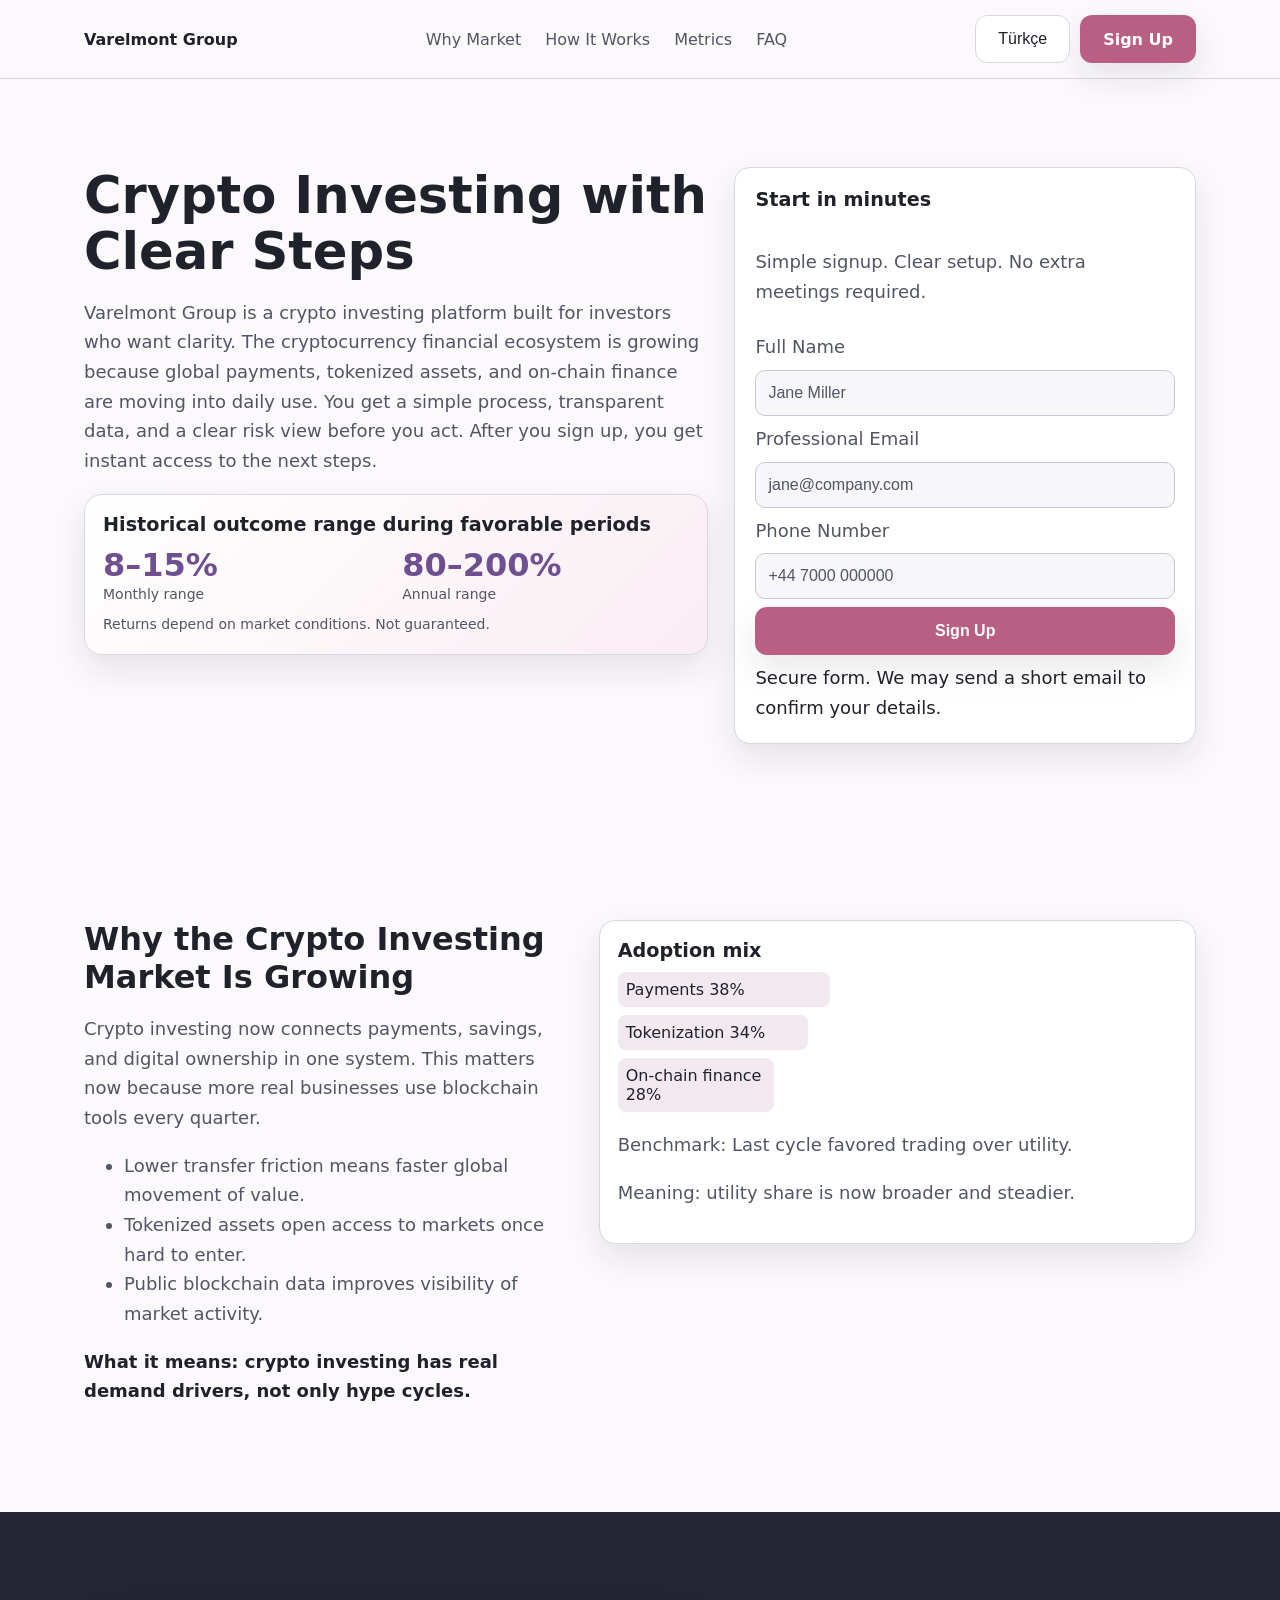
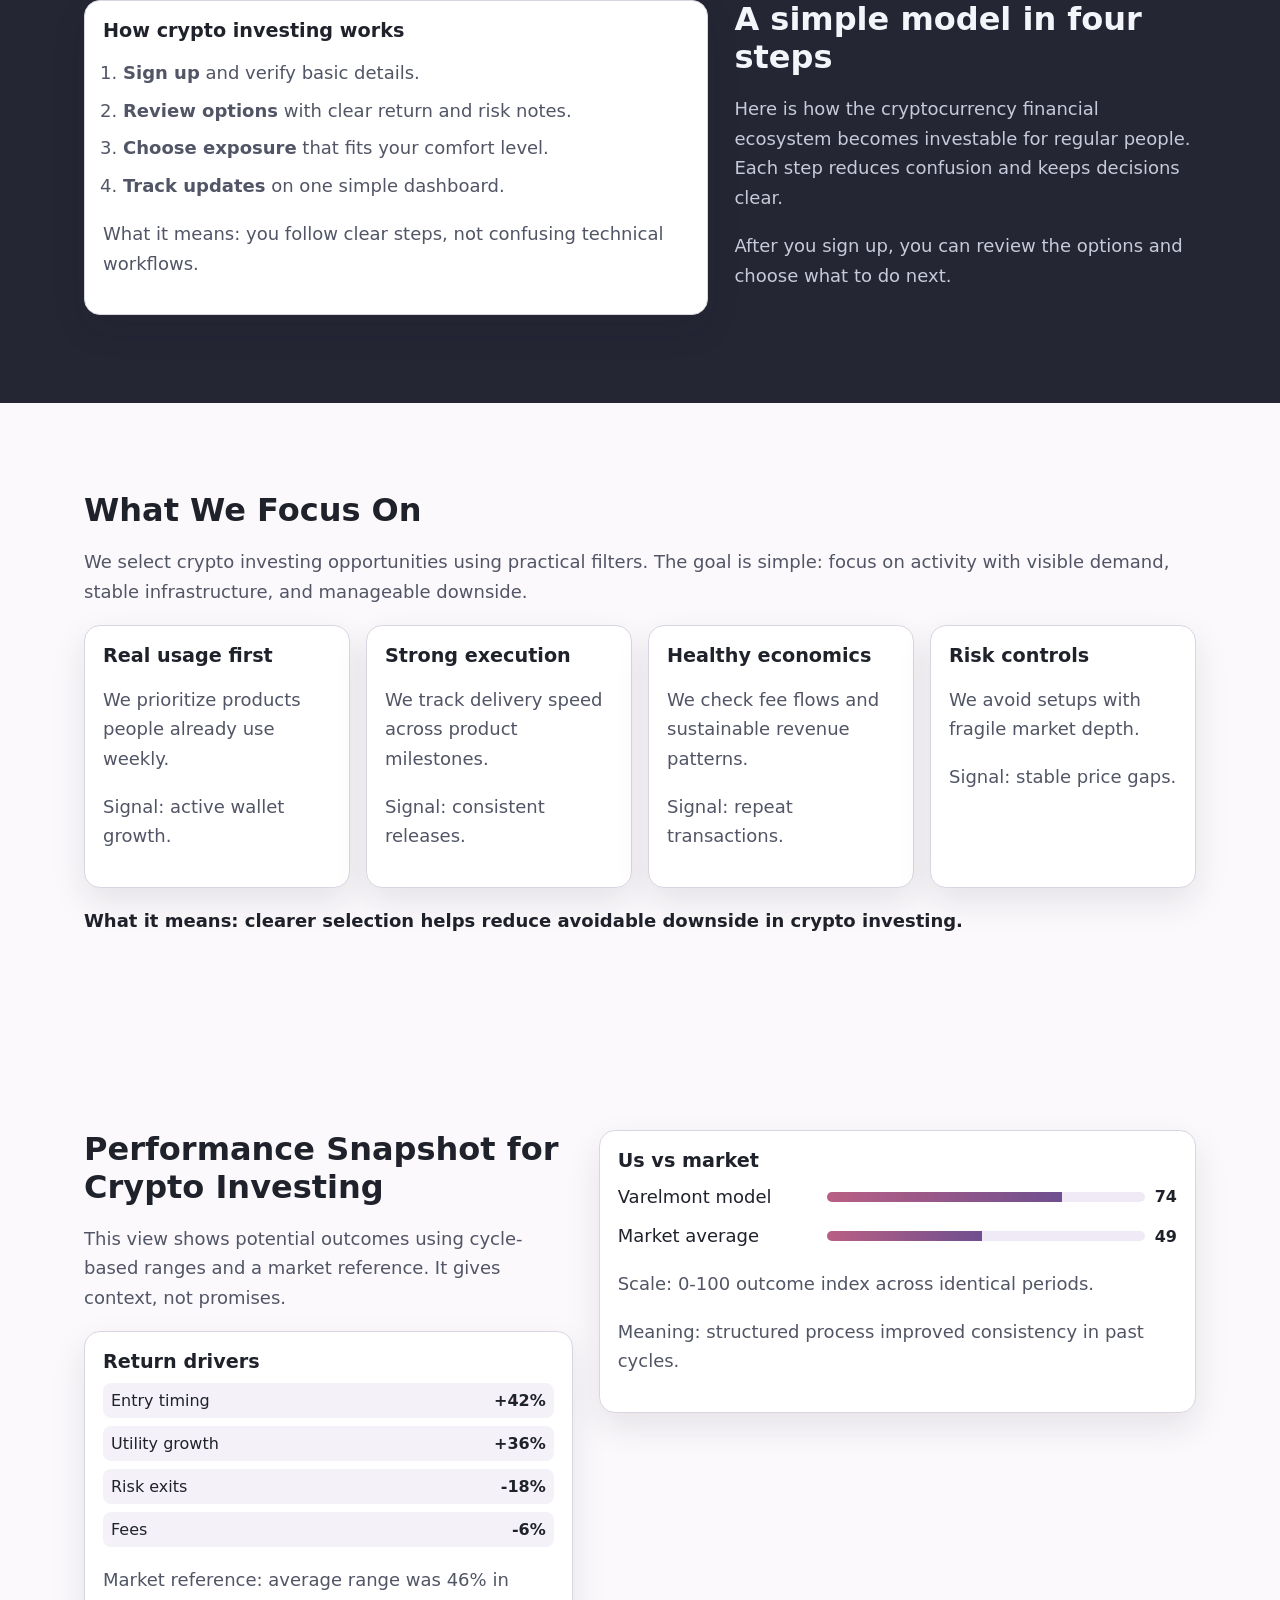
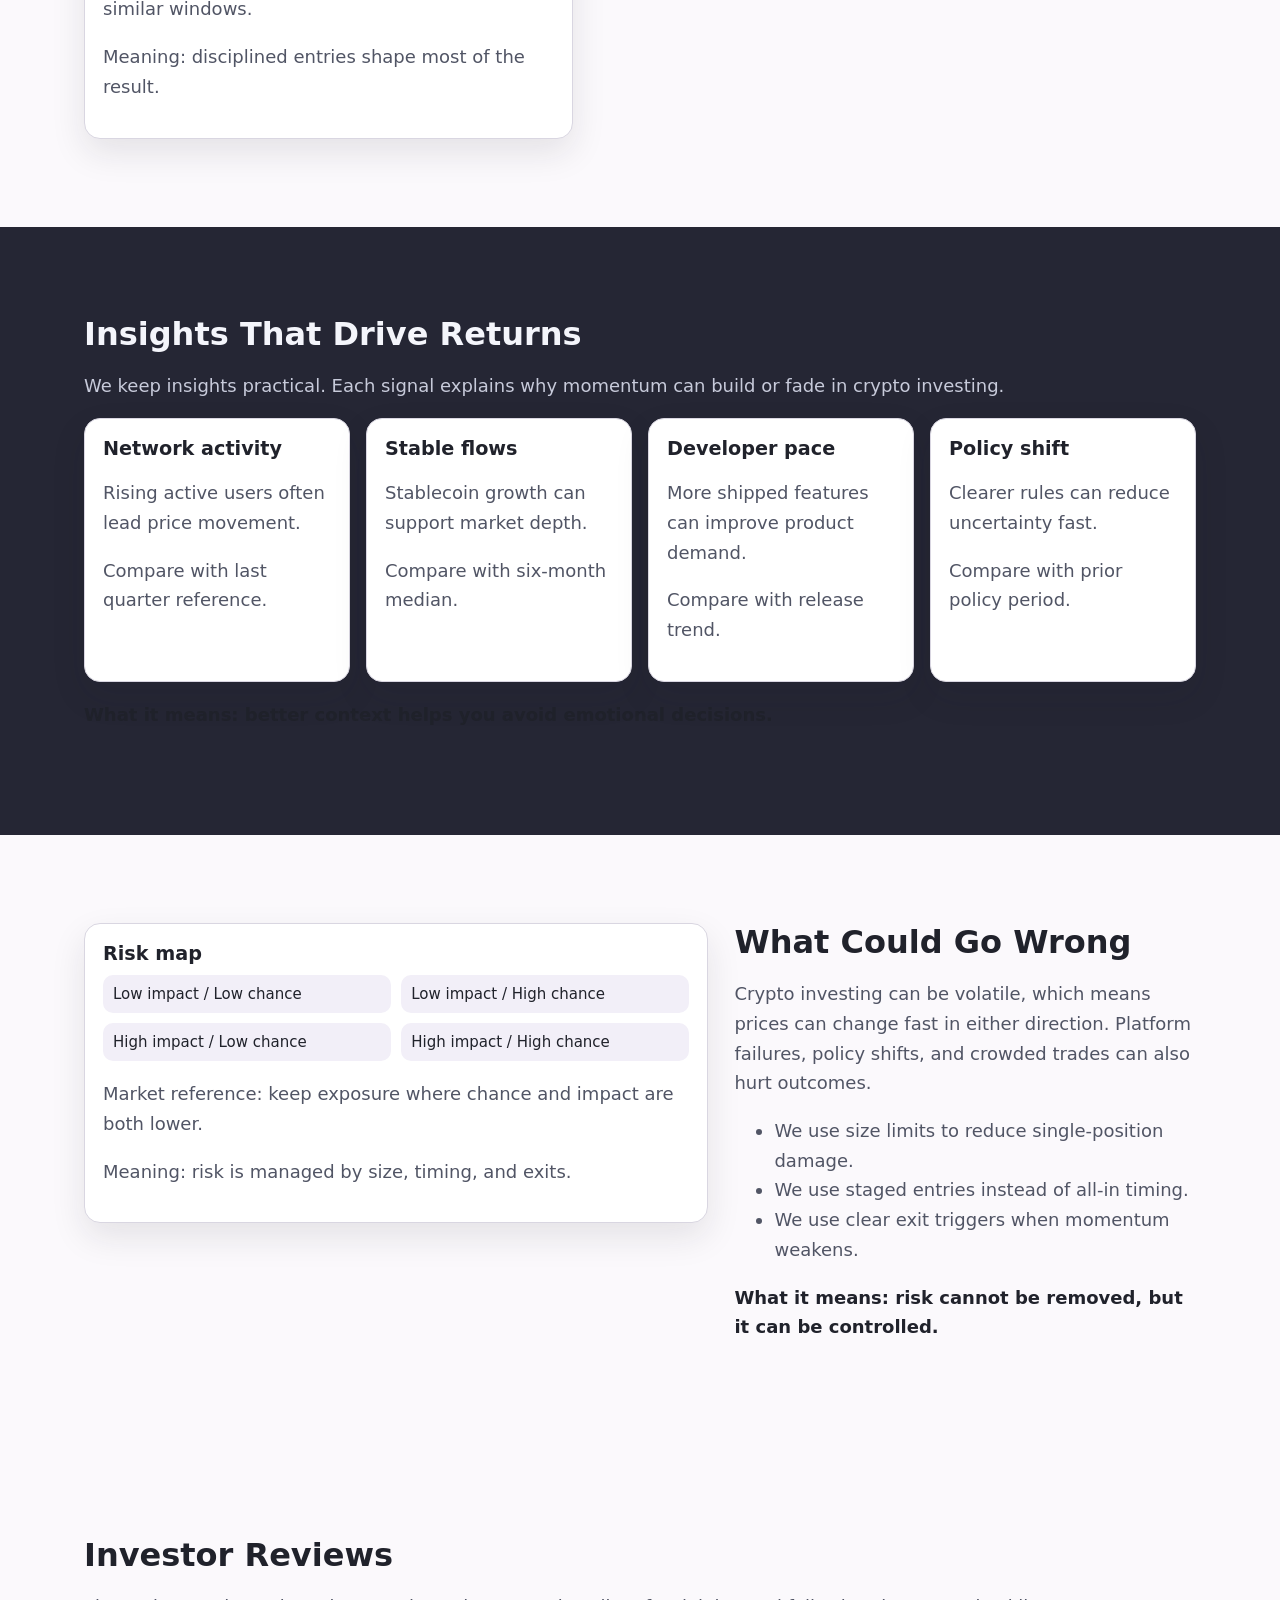
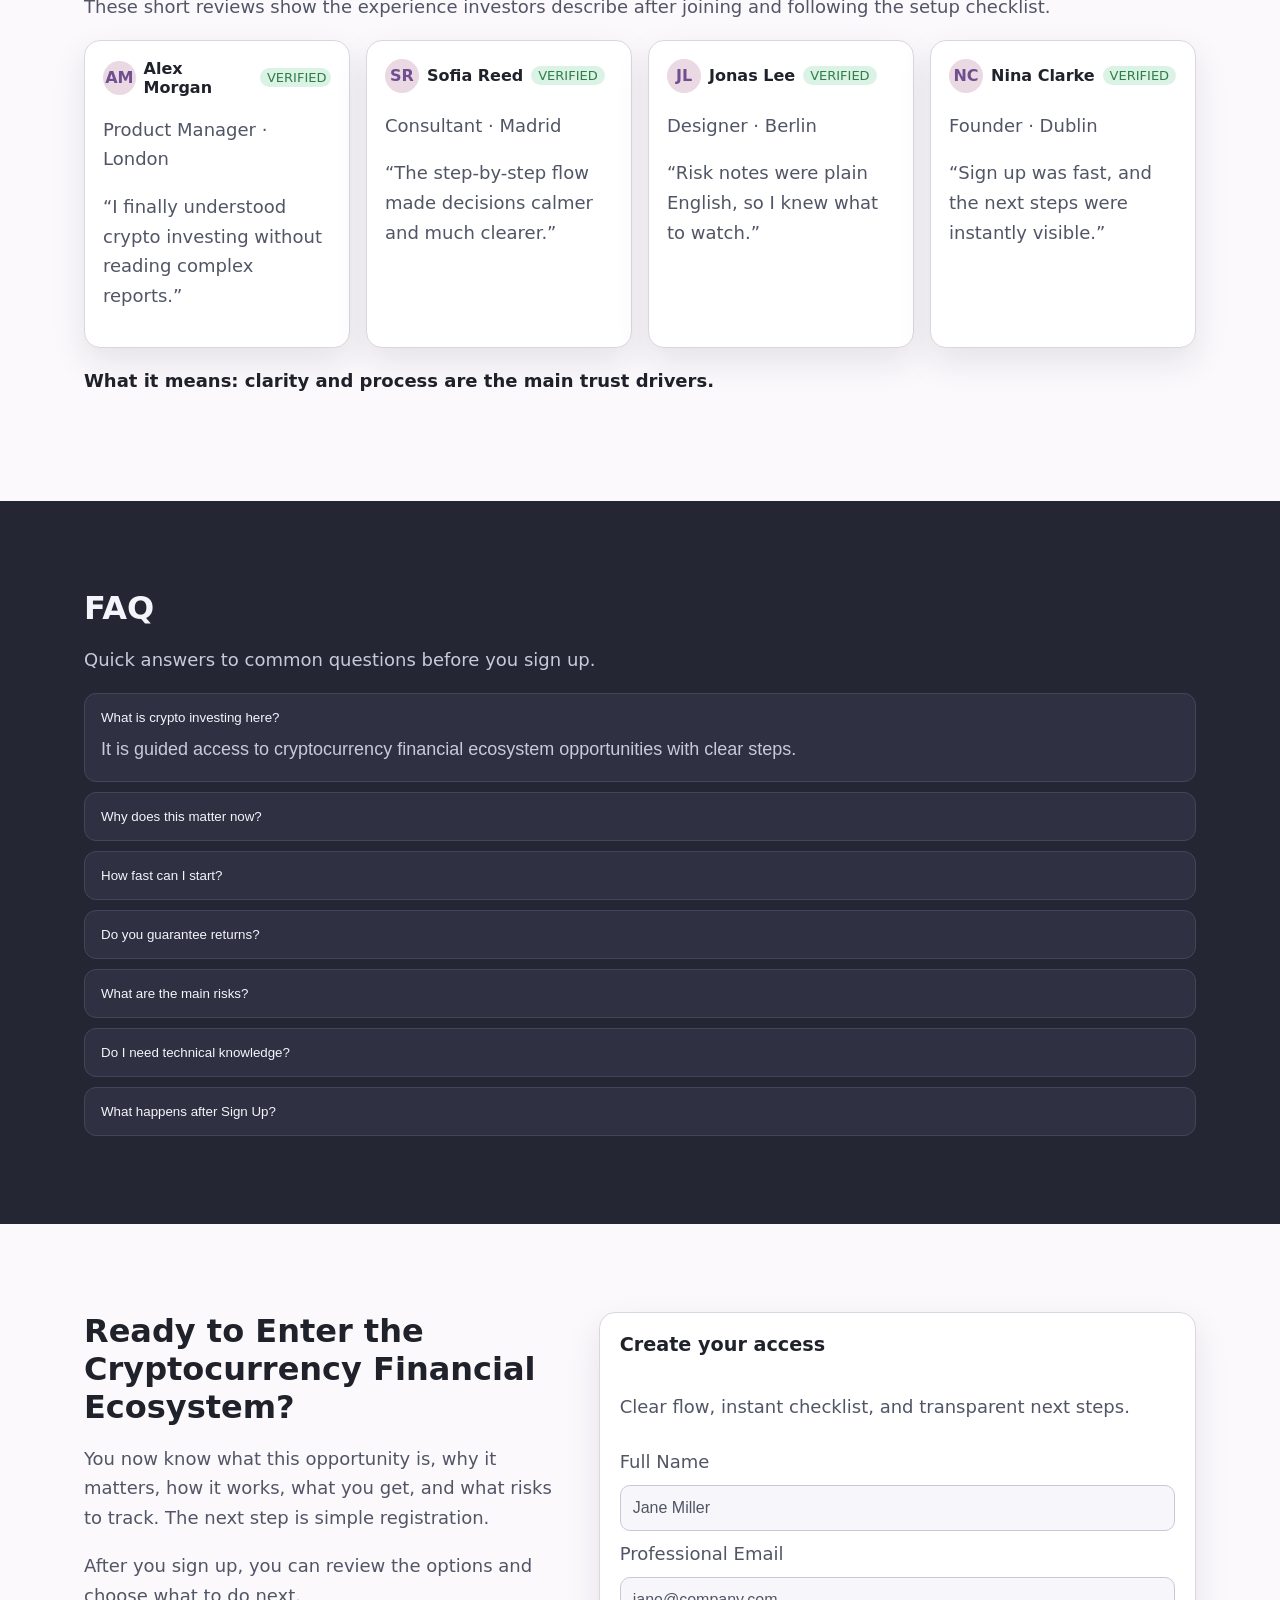
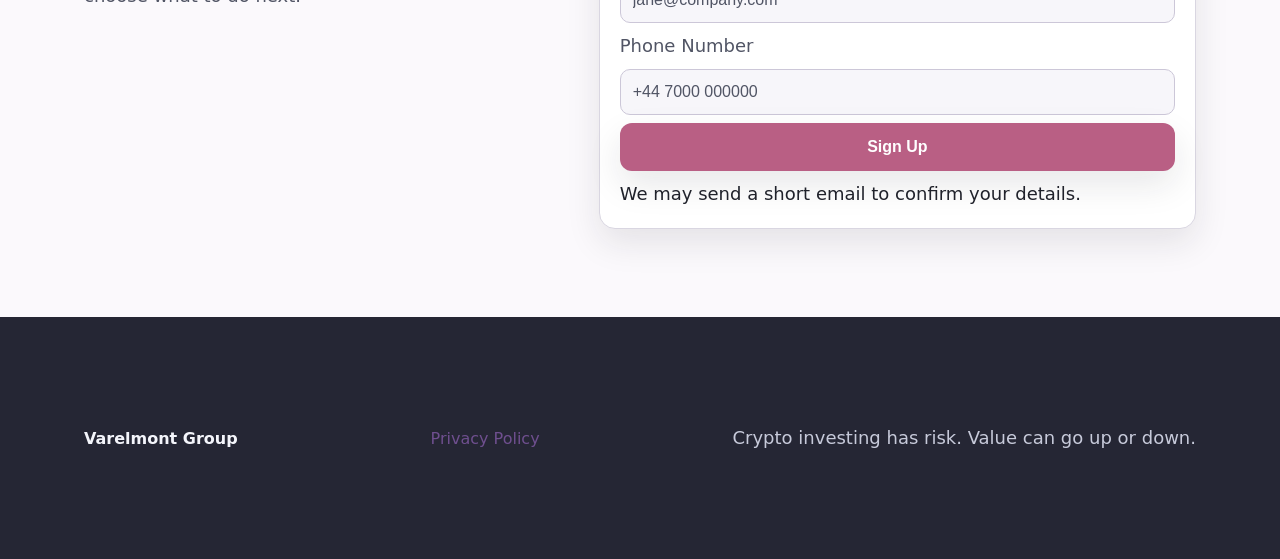
<file: tr/index.html>
<!doctype html>
<html lang="en">
<head>
  <meta charset="utf-8">
  <meta name="viewport" content="width=device-width, initial-scale=1">
  <title>Varelmont Group | Crypto Investing Ecosystem | Türkçe</title>
  <meta name="description" content="Varelmont Group explains crypto investing in simple English with clear steps, risks, and transparent performance ranges.">
  <link rel="canonical" href="https://www.varelmontgroup.com/tr/index.html">
  <link rel="alternate" hreflang="en" href="https://www.varelmontgroup.com/index.html">
  <link rel="alternate" hreflang="de" href="https://www.varelmontgroup.com/de/index.html">
  <link rel="alternate" hreflang="fr" href="https://www.varelmontgroup.com/fr/index.html">
  <link rel="alternate" hreflang="es" href="https://www.varelmontgroup.com/es/index.html">
  <link rel="alternate" hreflang="it" href="https://www.varelmontgroup.com/it/index.html">
  <link rel="alternate" hreflang="tr" href="https://www.varelmontgroup.com/tr/index.html">
  <link rel="alternate" hreflang="pt" href="https://www.varelmontgroup.com/pt/index.html">
  <link rel="alternate" hreflang="ja" href="https://www.varelmontgroup.com/jp/index.html">
  <link rel="alternate" hreflang="sk" href="https://www.varelmontgroup.com/sk/index.html">
  <link rel="alternate" hreflang="nl-BE" href="https://www.varelmontgroup.com/be/index.html">
  <link rel="alternate" hreflang="x-default" href="https://www.varelmontgroup.com/index.html">
  <meta property="og:title" content="Varelmont Group | Crypto Investing Ecosystem | Türkçe">
  <meta property="og:description" content="Varelmont Group explains crypto investing in simple English with clear steps, risks, and transparent performance ranges.">
  <meta property="og:type" content="website">
  <meta property="og:url" content="https://www.varelmontgroup.com/tr/index.html">
  <meta property="og:image" content="https://www.varelmontgroup.com/assets/img/og.jpg">
  <meta name="twitter:card" content="summary_large_image">
  <meta name="twitter:title" content="Varelmont Group | Crypto Investing Ecosystem | Türkçe">
  <meta name="twitter:description" content="Varelmont Group explains crypto investing in simple English with clear steps, risks, and transparent performance ranges.">
  <link rel="stylesheet" href="../assets/style.css">
</head>
<body>
<header class="site-header">
  <div class="container header-wrap">
    <a class="brand" href="../index.html">Varelmont Group</a>
    <nav class="main-nav" aria-label="Main">
      <a href="#market">Why Market</a><a href="#model">How It Works</a><a href="#metrics">Metrics</a><a href="#faq">FAQ</a>
    </nav>
    <div class="header-actions">
      <div class="lang-switcher">
        <button class="lang-pill" aria-haspopup="true" aria-expanded="false">Türkçe</button>
        <div class="lang-menu" role="menu">
<a href="../index.html"><svg viewBox="0 0 3 2" aria-hidden="true"><rect width="3" height="2" fill="#012169"/><path d="M0 0l3 2M3 0L0 2" stroke="#fff" stroke-width=".3"/><path d="M0 0l3 2M3 0L0 2" stroke="#c8102e" stroke-width=".16"/><path d="M1.5 0v2M0 1h3" stroke="#fff" stroke-width=".5"/><path d="M1.5 0v2M0 1h3" stroke="#c8102e" stroke-width=".3"/></svg>English</a>
<a href="../de/index.html"><svg viewBox="0 0 3 2" aria-hidden="true"><rect width="3" height=".666" y="0" fill="#000"/><rect width="3" height=".666" y=".666" fill="#dd0000"/><rect width="3" height=".668" y="1.332" fill="#ffce00"/></svg>Deutsch</a>
<a href="../fr/index.html"><svg viewBox="0 0 3 2" aria-hidden="true"><rect width="1" height="2" fill="#0055a4"/><rect width="1" height="2" x="1" fill="#fff"/><rect width="1" height="2" x="2" fill="#ef4135"/></svg>Français</a>
<a href="../es/index.html"><svg viewBox="0 0 3 2" aria-hidden="true"><rect width="3" height="2" fill="#aa151b"/><rect width="3" height="1" y=".5" fill="#f1bf00"/></svg>Español</a>
<a href="../it/index.html"><svg viewBox="0 0 3 2" aria-hidden="true"><rect width="1" height="2" fill="#009246"/><rect width="1" height="2" x="1" fill="#fff"/><rect width="1" height="2" x="2" fill="#ce2b37"/></svg>Italiano</a>
<a href="../tr/index.html"><svg viewBox="0 0 3 2" aria-hidden="true"><rect width="3" height="2" fill="#e30a17"/><circle cx="1.2" cy="1" r=".45" fill="#fff"/><circle cx="1.3" cy="1" r=".36" fill="#e30a17"/></svg>Türkçe</a>
<a href="../pt/index.html"><svg viewBox="0 0 3 2" aria-hidden="true"><rect width="1.2" height="2" fill="#006600"/><rect width="1.8" height="2" x="1.2" fill="#ff0000"/></svg>Português</a>
<a href="../jp/index.html"><svg viewBox="0 0 3 2" aria-hidden="true"><rect width="3" height="2" fill="#fff"/><circle cx="1.5" cy="1" r=".5" fill="#bc002d"/></svg>日本語</a>
<a href="../sk/index.html"><svg viewBox="0 0 3 2" aria-hidden="true"><rect width="3" height=".666" fill="#fff"/><rect width="3" height=".666" y=".666" fill="#0b4ea2"/><rect width="3" height=".668" y="1.332" fill="#ee1c25"/></svg>Slovak</a>
<a href="../be/index.html"><svg viewBox="0 0 3 2" aria-hidden="true"><rect width="1" height="2" fill="#000"/><rect width="1" height="2" x="1" fill="#ffd90c"/><rect width="1" height="2" x="2" fill="#ef3340"/></svg>Nederlands (BE)</a>
</div>
      </div>
      <a class="btn btn-primary" href="#signup">Sign Up</a>
      <button class="burger" aria-label="Open menu" aria-expanded="false" aria-controls="mobileDrawer"><span></span><span></span><span></span></button>
    </div>
  </div>
</header>
<div id="mobileDrawer" class="drawer" aria-hidden="true">
  <div class="drawer-panel">
    <button class="drawer-close" aria-label="Close menu">×</button>
    <nav class="drawer-nav"><a href="#market">Why Market</a><a href="#model">How It Works</a><a href="#metrics">Metrics</a><a href="#faq">FAQ</a></nav>
    <div class="lang-switcher mobile-only"><button class="lang-pill" aria-haspopup="true" aria-expanded="false">Türkçe</button><div class="lang-menu" role="menu">
<a href="../index.html"><svg viewBox="0 0 3 2" aria-hidden="true"><rect width="3" height="2" fill="#012169"/><path d="M0 0l3 2M3 0L0 2" stroke="#fff" stroke-width=".3"/><path d="M0 0l3 2M3 0L0 2" stroke="#c8102e" stroke-width=".16"/><path d="M1.5 0v2M0 1h3" stroke="#fff" stroke-width=".5"/><path d="M1.5 0v2M0 1h3" stroke="#c8102e" stroke-width=".3"/></svg>English</a>
<a href="../de/index.html"><svg viewBox="0 0 3 2" aria-hidden="true"><rect width="3" height=".666" y="0" fill="#000"/><rect width="3" height=".666" y=".666" fill="#dd0000"/><rect width="3" height=".668" y="1.332" fill="#ffce00"/></svg>Deutsch</a>
<a href="../fr/index.html"><svg viewBox="0 0 3 2" aria-hidden="true"><rect width="1" height="2" fill="#0055a4"/><rect width="1" height="2" x="1" fill="#fff"/><rect width="1" height="2" x="2" fill="#ef4135"/></svg>Français</a>
<a href="../es/index.html"><svg viewBox="0 0 3 2" aria-hidden="true"><rect width="3" height="2" fill="#aa151b"/><rect width="3" height="1" y=".5" fill="#f1bf00"/></svg>Español</a>
<a href="../it/index.html"><svg viewBox="0 0 3 2" aria-hidden="true"><rect width="1" height="2" fill="#009246"/><rect width="1" height="2" x="1" fill="#fff"/><rect width="1" height="2" x="2" fill="#ce2b37"/></svg>Italiano</a>
<a href="../tr/index.html"><svg viewBox="0 0 3 2" aria-hidden="true"><rect width="3" height="2" fill="#e30a17"/><circle cx="1.2" cy="1" r=".45" fill="#fff"/><circle cx="1.3" cy="1" r=".36" fill="#e30a17"/></svg>Türkçe</a>
<a href="../pt/index.html"><svg viewBox="0 0 3 2" aria-hidden="true"><rect width="1.2" height="2" fill="#006600"/><rect width="1.8" height="2" x="1.2" fill="#ff0000"/></svg>Português</a>
<a href="../jp/index.html"><svg viewBox="0 0 3 2" aria-hidden="true"><rect width="3" height="2" fill="#fff"/><circle cx="1.5" cy="1" r=".5" fill="#bc002d"/></svg>日本語</a>
<a href="../sk/index.html"><svg viewBox="0 0 3 2" aria-hidden="true"><rect width="3" height=".666" fill="#fff"/><rect width="3" height=".666" y=".666" fill="#0b4ea2"/><rect width="3" height=".668" y="1.332" fill="#ee1c25"/></svg>Slovak</a>
<a href="../be/index.html"><svg viewBox="0 0 3 2" aria-hidden="true"><rect width="1" height="2" fill="#000"/><rect width="1" height="2" x="1" fill="#ffd90c"/><rect width="1" height="2" x="2" fill="#ef3340"/></svg>Nederlands (BE)</a>
</div></div>
    <a class="btn btn-primary" href="#signup">Sign Up</a>
  </div>
</div>
<main>
<section class="section light hero" id="top">
  <div class="container hero-grid">
    <div>
      <h1>Crypto Investing with Clear Steps</h1>
      <p>Varelmont Group is a crypto investing platform built for investors who want clarity. The cryptocurrency financial ecosystem is growing because global payments, tokenized assets, and on-chain finance are moving into daily use. You get a simple process, transparent data, and a clear risk view before you act. After you sign up, you get instant access to the next steps.</p>
      <div class="performance-panel">
        <h3>Historical outcome range during favorable periods</h3>
        <div class="perf-split"><div><strong>8–15%</strong><span>Monthly range</span></div><div><strong>80–200%</strong><span>Annual range</span></div></div>
        <p class="micro">Returns depend on market conditions. Not guaranteed.</p>
      </div>
    </div>
    <form class="form-card" id="signup" aria-label="Hero sign up form">
      <h3 class="form-title">Start in minutes</h3><p class="form-sub">Simple signup. Clear setup. No extra meetings required.</p>
      <label for="name1">Full Name</label><input id="name1" name="name" placeholder="Jane Miller" required>
      <label for="email1">Professional Email</label><input id="email1" type="email" name="email" placeholder="jane@company.com" required>
      <label for="phone1">Phone Number</label><input id="phone1" name="phone" placeholder="+44 7000 000000" required>
      <button class="btn btn-primary" type="submit">Sign Up</button><small>Secure form. We may send a short email to confirm your details.</small>
    </form>
  </div>
</section>
<section class="section light" id="market"><div class="container split alt"><div><h2>Why the Crypto Investing Market Is Growing</h2><p>Crypto investing now connects payments, savings, and digital ownership in one system. This matters now because more real businesses use blockchain tools every quarter.</p><ul><li>Lower transfer friction means faster global movement of value.</li><li>Tokenized assets open access to markets once hard to enter.</li><li>Public blockchain data improves visibility of market activity.</li></ul><p class="meaning">What it means: crypto investing has real demand drivers, not only hype cycles.</p></div><div class="card visual"><h3>Adoption mix</h3><div class="stack"><span style="width:38%">Payments 38%</span><span style="width:34%">Tokenization 34%</span><span style="width:28%">On-chain finance 28%</span></div><p>Benchmark: Last cycle favored trading over utility.</p><p class="muted">Meaning: utility share is now broader and steadier.</p></div></div></section>
<section class="section dark" id="model"><div class="container split"><div class="card flow"><h3>How crypto investing works</h3><ol><li><b>Sign up</b> and verify basic details.</li><li><b>Review options</b> with clear return and risk notes.</li><li><b>Choose exposure</b> that fits your comfort level.</li><li><b>Track updates</b> on one simple dashboard.</li></ol><p class="muted">What it means: you follow clear steps, not confusing technical workflows.</p></div><div><h2>A simple model in four steps</h2><p>Here is how the cryptocurrency financial ecosystem becomes investable for regular people. Each step reduces confusion and keeps decisions clear.</p><p>After you sign up, you can review the options and choose what to do next.</p></div></div></section>
<section class="section light" id="focus"><div class="container"><h2>What We Focus On</h2><p>We select crypto investing opportunities using practical filters. The goal is simple: focus on activity with visible demand, stable infrastructure, and manageable downside.</p><div class="grid-4"><article class="card"><h3>Real usage first</h3><p>We prioritize products people already use weekly.</p><p class="muted">Signal: active wallet growth.</p></article><article class="card"><h3>Strong execution</h3><p>We track delivery speed across product milestones.</p><p class="muted">Signal: consistent releases.</p></article><article class="card"><h3>Healthy economics</h3><p>We check fee flows and sustainable revenue patterns.</p><p class="muted">Signal: repeat transactions.</p></article><article class="card"><h3>Risk controls</h3><p>We avoid setups with fragile market depth.</p><p class="muted">Signal: stable price gaps.</p></article></div><p class="meaning">What it means: clearer selection helps reduce avoidable downside in crypto investing.</p></div></section>
<section class="section light" id="metrics"><div class="container split alt"><div><h2>Performance Snapshot for Crypto Investing</h2><p>This view shows potential outcomes using cycle-based ranges and a market reference. It gives context, not promises.</p><div class="card waterfall"><h3>Return drivers</h3><div class="wf"><div><span>Entry timing</span><b>+42%</b></div><div><span>Utility growth</span><b>+36%</b></div><div><span>Risk exits</span><b>-18%</b></div><div><span>Fees</span><b>-6%</b></div></div><p>Market reference: average range was 46% in similar windows.</p><p class="muted">Meaning: disciplined entries shape most of the result.</p></div></div><div class="card compare"><h3>Us vs market</h3><div class="bars"><div><label>Varelmont model</label><span><i style="width:74%"></i></span><b>74</b></div><div><label>Market average</label><span><i style="width:49%"></i></span><b>49</b></div></div><p>Scale: 0-100 outcome index across identical periods.</p><p class="muted">Meaning: structured process improved consistency in past cycles.</p></div></div></section>
<section class="section dark" id="insights"><div class="container"><h2>Insights That Drive Returns</h2><p>We keep insights practical. Each signal explains why momentum can build or fade in crypto investing.</p><div class="grid-4 insights"><article class="card"><h3>Network activity</h3><p>Rising active users often lead price movement.</p><p class="muted">Compare with last quarter reference.</p></article><article class="card"><h3>Stable flows</h3><p>Stablecoin growth can support market depth.</p><p class="muted">Compare with six-month median.</p></article><article class="card"><h3>Developer pace</h3><p>More shipped features can improve product demand.</p><p class="muted">Compare with release trend.</p></article><article class="card"><h3>Policy shift</h3><p>Clearer rules can reduce uncertainty fast.</p><p class="muted">Compare with prior policy period.</p></article></div><p class="meaning">What it means: better context helps you avoid emotional decisions.</p></div></section>
<section class="section light" id="risk"><div class="container split"><div class="card matrix"><h3>Risk map</h3><div class="mx"><span>Low impact / Low chance</span><span>Low impact / High chance</span><span>High impact / Low chance</span><span>High impact / High chance</span></div><p>Market reference: keep exposure where chance and impact are both lower.</p><p class="muted">Meaning: risk is managed by size, timing, and exits.</p></div><div><h2>What Could Go Wrong</h2><p>Crypto investing can be volatile, which means prices can change fast in either direction. Platform failures, policy shifts, and crowded trades can also hurt outcomes.</p><ul><li>We use size limits to reduce single-position damage.</li><li>We use staged entries instead of all-in timing.</li><li>We use clear exit triggers when momentum weakens.</li></ul><p class="meaning">What it means: risk cannot be removed, but it can be controlled.</p></div></div></section>
<section class="section light" id="reviews"><div class="container"><h2>Investor Reviews</h2><p>These short reviews show the experience investors describe after joining and following the setup checklist.</p><div class="grid-4 reviews"><article class="card"><div class="review-head"><span class="avatar">AM</span><strong>Alex Morgan</strong><em>VERIFIED</em></div><p class="muted">Product Manager · London</p><p>“I finally understood crypto investing without reading complex reports.”</p></article><article class="card"><div class="review-head"><span class="avatar">SR</span><strong>Sofia Reed</strong><em>VERIFIED</em></div><p class="muted">Consultant · Madrid</p><p>“The step-by-step flow made decisions calmer and much clearer.”</p></article><article class="card"><div class="review-head"><span class="avatar">JL</span><strong>Jonas Lee</strong><em>VERIFIED</em></div><p class="muted">Designer · Berlin</p><p>“Risk notes were plain English, so I knew what to watch.”</p></article><article class="card"><div class="review-head"><span class="avatar">NC</span><strong>Nina Clarke</strong><em>VERIFIED</em></div><p class="muted">Founder · Dublin</p><p>“Sign up was fast, and the next steps were instantly visible.”</p></article></div><p class="meaning">What it means: clarity and process are the main trust drivers.</p></div></section>
<section class="section dark" id="faq"><div class="container"><h2>FAQ</h2><p>Quick answers to common questions before you sign up.</p><div class="faq-list">
<button class="faq-item" aria-expanded="true"><span>What is crypto investing here?</span><p>It is guided access to cryptocurrency financial ecosystem opportunities with clear steps.</p></button>
<button class="faq-item" aria-expanded="false"><span>Why does this matter now?</span><p>Adoption is growing across payments, tokenization, and digital finance products.</p></button>
<button class="faq-item" aria-expanded="false"><span>How fast can I start?</span><p>You can start right after sign up and review setup items instantly.</p></button>
<button class="faq-item" aria-expanded="false"><span>Do you guarantee returns?</span><p>No. Returns depend on market conditions and are never guaranteed.</p></button>
<button class="faq-item" aria-expanded="false"><span>What are the main risks?</span><p>Volatility, policy changes, and timing errors can affect outcomes.</p></button>
<button class="faq-item" aria-expanded="false"><span>Do I need technical knowledge?</span><p>No. Explanations use simple language and practical examples.</p></button>
<button class="faq-item" aria-expanded="false"><span>What happens after Sign Up?</span><p>After you sign up, you will see a clear setup checklist.</p></button>
</div></div></section>
<section class="section light" id="final"><div class="container split alt"><div><h2>Ready to Enter the Cryptocurrency Financial Ecosystem?</h2><p>You now know what this opportunity is, why it matters, how it works, what you get, and what risks to track. The next step is simple registration.</p><p>After you sign up, you can review the options and choose what to do next.</p></div><form class="form-card" aria-label="Final sign up form"><h3 class="form-title">Create your access</h3><p class="form-sub">Clear flow, instant checklist, and transparent next steps.</p><label for="name2">Full Name</label><input id="name2" name="name" placeholder="Jane Miller" required><label for="email2">Professional Email</label><input id="email2" type="email" name="email" placeholder="jane@company.com" required><label for="phone2">Phone Number</label><input id="phone2" name="phone" placeholder="+44 7000 000000" required><button class="btn btn-primary" type="submit">Sign Up</button><small>We may send a short email to confirm your details.</small></form></div></section>
</main>
<footer class="site-footer section dark"><div class="container footer-wrap"><strong>Varelmont Group</strong><a href="#" id="privacyOpen">Privacy Policy</a><p>Crypto investing has risk. Value can go up or down.</p></div></footer>
<div class="modal" id="privacyModal" aria-hidden="true" role="dialog" aria-labelledby="privacyTitle"><div class="modal-card"><button class="modal-x" aria-label="Close privacy">×</button><h3 id="privacyTitle">Privacy Policy</h3><div class="modal-content"><h4>Introduction</h4><p>We explain how we collect and use your data in clear language.</p><h4>Data collection</h4><p>We collect name, email, phone, and basic device data.</p><h4>Legal basis</h4><p>We process data to provide access and meet legal obligations.</p><h4>Cookies</h4><p>Cookies help site performance and remember your settings.</p><h4>Retention</h4><p>We keep data only as long as needed for service and law.</p><h4>Third-party sharing</h4><p>Trusted providers process data for hosting, email, and analytics.</p><h4>Security</h4><p>We use encryption, restricted access, and monitoring controls.</p><h4>User rights</h4><p>You can request access, correction, deletion, or export of data.</p><h4>International transfers</h4><p>Data may be processed across regions with contractual safeguards.</p><h4>Industry risk disclosure</h4><p>Digital asset markets are volatile and outcomes are not guaranteed.</p><h4>Contact</h4><p>Email: privacy@varelmontgroup.com</p></div><div class="modal-footer"><button class="btn btn-ghost" id="privacyClose">Close</button></div></div></div>
<script type="application/ld+json">{"@context":"https://schema.org","@graph":[{"@type":"Organization","name":"Varelmont Group","url":"https://www.varelmontgroup.com"},{"@type":"WebSite","name":"Varelmont Group","url":"https://www.varelmontgroup.com"},{"@type":"FAQPage","mainEntity":[{"@type":"Question","name":"What is crypto investing here?","acceptedAnswer":{"@type":"Answer","text":"It is guided access to cryptocurrency financial ecosystem opportunities with clear steps."}}]},{"@type":"Review","author":{"@type":"Person","name":"Alex Morgan"},"reviewBody":"I finally understood crypto investing without reading complex reports.","reviewRating":{"@type":"Rating","ratingValue":"5"}}]}</script>
<script src="../assets/app.js" defer></script>
</body></html>
</file>
<file: assets/style.css>
/* PALETTE FAMILY: Slate + Rose */
/* CTA COLOR FAMILY: Dusty Rose */
/* PAGE BALANCE: light-dominant */
/* HERO TEMPERATURE: neutral */
:root{
  --text-strong:#20222b;
  --text-muted:#515565;
  --text-on-dark:#f4f5fb;
  --text-muted-on-dark:#c7cada;
  --surface-0:#f6f5f8;
  --surface-1:#fbf9fc;
  --surface-2:#252634;
  --surface-card:#ffffff;
  --border-subtle:#d9d6e1;
  --input-bg:#f7f6fa;
  --input-border:#ccc7d8;
  --focus-ring:#d9a8bd;
  --shadow-soft:0 14px 34px #201b2b1a;
  --accent-a:#b95f84;
  --accent-b:#6f4f8f;
  --btn-height:48px;
}
*{box-sizing:border-box;min-width:0}
html,body{margin:0;padding:0;overflow-x:hidden;background:var(--surface-0);color:var(--text-strong);font-family:Inter,system-ui,sans-serif}
a{text-decoration:none;color:var(--accent-b)}
p,li,label,small{font-size:18px;line-height:1.65}
.container{max-width:1160px;margin:0 auto;padding-inline:24px}
.section{padding:88px 0;overflow:hidden}
.section.light { background: var(--surface-1); color: var(--text-strong); }
.section.light p, .section.light li { color: var(--text-muted); }
.section.dark { background: var(--surface-2); color: var(--text-on-dark); }
.section.dark p, .section.dark li { color: var(--text-muted-on-dark); }
h1{font-size:clamp(2.3rem,4vw,3.6rem);line-height:1.1;margin:0 0 18px}
h2{font-size:clamp(1.6rem,2.5vw,2.2rem);margin:0 0 14px}
h3{margin:0 0 10px;font-size:1.2rem}
.site-header{position:sticky;top:0;z-index:40;background:#fbf9fcee;border-bottom:1px solid var(--border-subtle);backdrop-filter:blur(10px)}
.header-wrap{display:flex;justify-content:space-between;align-items:center;gap:16px;min-height:78px}
.brand{font-weight:700;color:var(--text-strong)}
.main-nav{display:flex;gap:24px}
.main-nav a{color:var(--text-muted)}
.header-actions{display:flex;align-items:center;gap:10px}
.btn{height:var(--btn-height);padding:0 22px;border-radius:12px;border:1px solid transparent;display:inline-flex;align-items:center;justify-content:center;font-weight:600;font-size:16px;cursor:pointer}
.btn-primary{background:var(--accent-a);color:#fff;box-shadow:var(--shadow-soft)}
.btn-primary:hover{background:#a84b72}
.btn-primary:focus-visible{outline:none;box-shadow:0 0 0 4px var(--focus-ring)}
.btn-ghost{background:#fff;color:var(--text-strong);border-color:var(--border-subtle)}
.lang-switcher{position:relative}
.lang-pill{height:var(--btn-height);padding:0 22px;border-radius:12px;border:1px solid var(--border-subtle);background:#fff;font-size:16px;color:var(--text-strong);cursor:pointer}
.lang-menu{position:absolute;top:calc(100% + 8px);right:0;background:#fff;border:1px solid var(--border-subtle);border-radius:12px;padding:8px;display:none;min-width:220px;box-shadow:var(--shadow-soft)}
.lang-switcher.open .lang-menu{display:block}
.lang-menu a{display:flex;align-items:center;gap:8px;padding:8px;border-radius:8px;color:var(--text-strong)}
.lang-menu svg{width:20px;height:14px;border:1px solid #d9d9d9}
.hero{background:linear-gradient(180deg,#fff8fb,#f8f7fc)}
.hero-grid,.split{display:grid;grid-template-columns:1.15fr .85fr;gap:26px;align-items:start}
.split.alt{grid-template-columns:.9fr 1.1fr}
.performance-panel{background:linear-gradient(135deg,#fff,#f9edf3);border:1px solid var(--border-subtle);border-radius:18px;padding:18px;box-shadow:var(--shadow-soft);margin-top:18px}
.perf-split{display:grid;grid-template-columns:1fr 1fr;gap:12px}
.perf-split strong{font-size:2rem;display:block;color:var(--accent-b)}
.perf-split span{font-size:14px;color:var(--text-muted)}
.micro{font-size:14px;color:var(--text-muted);margin:10px 0 0}
.form-card { 
  background: var(--surface-card); 
  color: var(--text-strong); 
  border: 1px solid var(--border-subtle);
}
.form-card{padding:20px;border-radius:16px;box-shadow:var(--shadow-soft);display:flex;flex-direction:column;gap:8px}
.form-card h3, .form-card .form-title { color: var(--text-strong); }
.form-card p, .form-card .form-sub { color: var(--text-muted); }
.form-card label { color: var(--text-muted); }
.form-card input {
  background: var(--input-bg);
  color: var(--text-strong);
  border: 1px solid var(--input-border);
}
.form-card input{height:46px;border-radius:10px;padding:0 12px;font-size:16px}
.form-card input::placeholder { color: var(--text-muted); }
.form-card input:focus {
  outline: none;
  box-shadow: 0 0 0 4px var(--focus-ring);
  border-color: transparent;
}
/* CARD CONTRAST LOCK */
.card{
  background: var(--surface-card);
  color: var(--text-strong);
  border: 1px solid var(--border-subtle);
}
.card{border-radius:16px;padding:18px;box-shadow:var(--shadow-soft);max-width:100%}
.card p, .card li, .card .muted{
  color: var(--text-muted);
}
.section.dark .card{
  background: var(--surface-card);
  color: var(--text-strong);
}
.section.dark .card p, .section.dark .card li, .section.dark .card .muted{
  color: var(--text-muted);
}
.card, .card * { opacity: 1 !important; }
.card p, .card li { opacity: 1 !important; }
.stack{display:flex;flex-direction:column;gap:8px}.stack span{display:block;background:#f1e8f0;padding:8px;border-radius:8px;font-size:16px;color:var(--text-strong)}
.flow ol{padding-left:20px;display:grid;gap:8px}
.grid-4{display:grid;grid-template-columns:repeat(4,1fr);gap:16px}
.waterfall .wf{display:grid;gap:8px}.wf div{display:flex;justify-content:space-between;padding:8px;background:#f4f2f8;border-radius:8px}
.compare .bars{display:grid;gap:10px}.bars div{display:grid;grid-template-columns:1fr 1.6fr auto;align-items:center;gap:10px}.bars span{height:10px;background:#efeaf5;border-radius:999px;overflow:hidden}.bars i{display:block;height:100%;background:linear-gradient(90deg,var(--accent-a),var(--accent-b))}
.matrix .mx{display:grid;grid-template-columns:1fr 1fr;gap:10px}.mx span{background:#f2eff8;padding:10px;border-radius:10px;font-size:15px;color:var(--text-strong)}
.review-head{display:flex;align-items:center;gap:8px}.avatar{width:34px;height:34px;border-radius:50%;display:inline-flex;align-items:center;justify-content:center;background:#ead8e3;color:var(--accent-b);font-weight:700}.review-head em{font-style:normal;font-size:13px;color:#2f7d4a;background:#dbf3e4;padding:2px 7px;border-radius:999px}
.faq-list{display:grid;gap:10px}.faq-item{text-align:left;border:1px solid #43465b;background:#2f3143;color:var(--text-on-dark);padding:16px;border-radius:12px;cursor:pointer}.faq-item p{display:none;margin:10px 0 0}.faq-item[aria-expanded="true"] p{display:block}
.footer-wrap{display:flex;justify-content:space-between;gap:18px;align-items:center;flex-wrap:wrap}
.drawer{position:fixed;inset:0;background:#1a1b2633;display:none;z-index:55}.drawer.open{display:block}.drawer-panel{margin-left:auto;background:var(--surface-1);height:100%;width:min(360px,100%);padding:24px;display:flex;flex-direction:column;gap:14px}
.burger{display:none;background:#fff;border:1px solid var(--border-subtle);border-radius:12px;height:var(--btn-height);width:var(--btn-height)}.burger span{display:block;height:2px;background:#333;margin:5px 10px}
.modal{position:fixed;inset:0;background:#11182766;display:none;z-index:60;align-items:center;justify-content:center;padding:20px}.modal.open{display:flex}.modal-card{background:#fff;color:var(--text-strong);border-radius:16px;border:1px solid var(--border-subtle);max-width:760px;width:100%;max-height:85vh;display:flex;flex-direction:column}.modal-content{overflow:auto;padding:0 20px 18px}.modal-card h3,.modal-card h4{color:var(--text-strong)}.modal-card p{color:var(--text-muted)}.modal-x{align-self:flex-end;margin:10px;background:none;border:none;font-size:32px;line-height:1;cursor:pointer}.modal-footer{padding:12px 20px;border-top:1px solid var(--border-subtle)}
.meaning{font-weight:600;color:var(--text-strong)!important}
@media (max-width:900px){
  .main-nav,.header-actions>.lang-switcher,.header-actions>.btn{display:none}
  .burger{display:block}
  .hero-grid,.split,.split.alt,.grid-4{grid-template-columns:1fr}
  .section{padding:64px 0}
}
</file>
